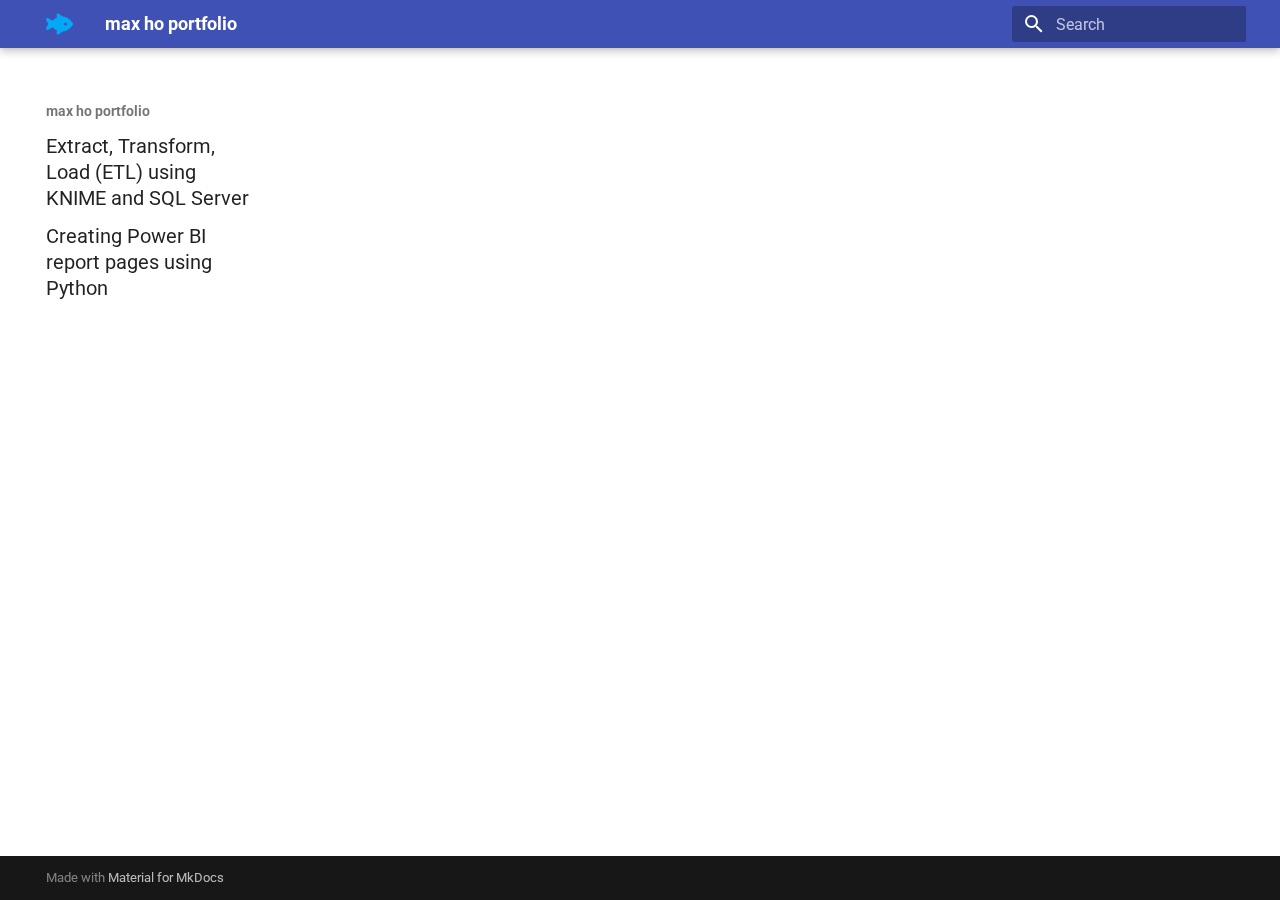
<file: index.html>
<!doctype html>
<html lang="en" class="no-js">
  <head>
    
      <meta charset="utf-8">
      <meta name="viewport" content="width=device-width,initial-scale=1">
      
      
      
        <link rel="canonical" href="https://sitename.example/">
      
      
      
      
      <link rel="icon" href="images/fish.svg">
      <meta name="generator" content="mkdocs-1.6.1, mkdocs-material-9.6.11">
    
    
      
        <title>max ho portfolio</title>
      
    
    
      <link rel="stylesheet" href="assets/stylesheets/main.4af4bdda.min.css">
      
      


    
    
      
    
    
      
        
        
        <link rel="preconnect" href="https://fonts.gstatic.com" crossorigin>
        <link rel="stylesheet" href="https://fonts.googleapis.com/css?family=Roboto:300,300i,400,400i,700,700i%7CRoboto+Mono:400,400i,700,700i&display=fallback">
        <style>:root{--md-text-font:"Roboto";--md-code-font:"Roboto Mono"}</style>
      
    
    
      <link rel="stylesheet" href="stylesheets/extra.css">
    
    <script>__md_scope=new URL(".",location),__md_hash=e=>[...e].reduce(((e,_)=>(e<<5)-e+_.charCodeAt(0)),0),__md_get=(e,_=localStorage,t=__md_scope)=>JSON.parse(_.getItem(t.pathname+"."+e)),__md_set=(e,_,t=localStorage,a=__md_scope)=>{try{t.setItem(a.pathname+"."+e,JSON.stringify(_))}catch(e){}}</script>
    
      

    
    
    
  </head>
  
  
    <body dir="ltr">
  
    
    <input class="md-toggle" data-md-toggle="drawer" type="checkbox" id="__drawer" autocomplete="off">
    <input class="md-toggle" data-md-toggle="search" type="checkbox" id="__search" autocomplete="off">
    <label class="md-overlay" for="__drawer"></label>
    <div data-md-component="skip">
      
        
        <a href="#_1" class="md-skip">
          Skip to content
        </a>
      
    </div>
    <div data-md-component="announce">
      
    </div>
    
    
      

  

<header class="md-header md-header--shadow" data-md-component="header">
  <nav class="md-header__inner md-grid" aria-label="Header">
    <a href="." title="max ho portfolio" class="md-header__button md-logo" aria-label="max ho portfolio" data-md-component="logo">
      
  <img src="images/fish.svg" alt="logo">

    </a>
    <label class="md-header__button md-icon" for="__drawer">
      
      <svg xmlns="http://www.w3.org/2000/svg" viewBox="0 0 24 24"><path d="M3 6h18v2H3zm0 5h18v2H3zm0 5h18v2H3z"/></svg>
    </label>
    <div class="md-header__title" data-md-component="header-title">
      <div class="md-header__ellipsis">
        <div class="md-header__topic">
          <span class="md-ellipsis">
            max ho portfolio
          </span>
        </div>
        <div class="md-header__topic" data-md-component="header-topic">
          <span class="md-ellipsis">
            
              Home
            
          </span>
        </div>
      </div>
    </div>
    
    
      <script>var palette=__md_get("__palette");if(palette&&palette.color){if("(prefers-color-scheme)"===palette.color.media){var media=matchMedia("(prefers-color-scheme: light)"),input=document.querySelector(media.matches?"[data-md-color-media='(prefers-color-scheme: light)']":"[data-md-color-media='(prefers-color-scheme: dark)']");palette.color.media=input.getAttribute("data-md-color-media"),palette.color.scheme=input.getAttribute("data-md-color-scheme"),palette.color.primary=input.getAttribute("data-md-color-primary"),palette.color.accent=input.getAttribute("data-md-color-accent")}for(var[key,value]of Object.entries(palette.color))document.body.setAttribute("data-md-color-"+key,value)}</script>
    
    
    
      
      
        <label class="md-header__button md-icon" for="__search">
          
          <svg xmlns="http://www.w3.org/2000/svg" viewBox="0 0 24 24"><path d="M9.5 3A6.5 6.5 0 0 1 16 9.5c0 1.61-.59 3.09-1.56 4.23l.27.27h.79l5 5-1.5 1.5-5-5v-.79l-.27-.27A6.52 6.52 0 0 1 9.5 16 6.5 6.5 0 0 1 3 9.5 6.5 6.5 0 0 1 9.5 3m0 2C7 5 5 7 5 9.5S7 14 9.5 14 14 12 14 9.5 12 5 9.5 5"/></svg>
        </label>
        <div class="md-search" data-md-component="search" role="dialog">
  <label class="md-search__overlay" for="__search"></label>
  <div class="md-search__inner" role="search">
    <form class="md-search__form" name="search">
      <input type="text" class="md-search__input" name="query" aria-label="Search" placeholder="Search" autocapitalize="off" autocorrect="off" autocomplete="off" spellcheck="false" data-md-component="search-query" required>
      <label class="md-search__icon md-icon" for="__search">
        
        <svg xmlns="http://www.w3.org/2000/svg" viewBox="0 0 24 24"><path d="M9.5 3A6.5 6.5 0 0 1 16 9.5c0 1.61-.59 3.09-1.56 4.23l.27.27h.79l5 5-1.5 1.5-5-5v-.79l-.27-.27A6.52 6.52 0 0 1 9.5 16 6.5 6.5 0 0 1 3 9.5 6.5 6.5 0 0 1 9.5 3m0 2C7 5 5 7 5 9.5S7 14 9.5 14 14 12 14 9.5 12 5 9.5 5"/></svg>
        
        <svg xmlns="http://www.w3.org/2000/svg" viewBox="0 0 24 24"><path d="M20 11v2H8l5.5 5.5-1.42 1.42L4.16 12l7.92-7.92L13.5 5.5 8 11z"/></svg>
      </label>
      <nav class="md-search__options" aria-label="Search">
        
        <button type="reset" class="md-search__icon md-icon" title="Clear" aria-label="Clear" tabindex="-1">
          
          <svg xmlns="http://www.w3.org/2000/svg" viewBox="0 0 24 24"><path d="M19 6.41 17.59 5 12 10.59 6.41 5 5 6.41 10.59 12 5 17.59 6.41 19 12 13.41 17.59 19 19 17.59 13.41 12z"/></svg>
        </button>
      </nav>
      
    </form>
    <div class="md-search__output">
      <div class="md-search__scrollwrap" tabindex="0" data-md-scrollfix>
        <div class="md-search-result" data-md-component="search-result">
          <div class="md-search-result__meta">
            Initializing search
          </div>
          <ol class="md-search-result__list" role="presentation"></ol>
        </div>
      </div>
    </div>
  </div>
</div>
      
    
    
  </nav>
  
</header>
    
    <div class="md-container" data-md-component="container">
      
      
        
          
        
      
      <main class="md-main" data-md-component="main">
        <div class="md-main__inner md-grid">
          
            
              
              <div class="md-sidebar md-sidebar--primary" data-md-component="sidebar" data-md-type="navigation" >
                <div class="md-sidebar__scrollwrap">
                  <div class="md-sidebar__inner">
                    



<nav class="md-nav md-nav--primary" aria-label="Navigation" data-md-level="0">
  <label class="md-nav__title" for="__drawer">
    <a href="." title="max ho portfolio" class="md-nav__button md-logo" aria-label="max ho portfolio" data-md-component="logo">
      
  <img src="images/fish.svg" alt="logo">

    </a>
    max ho portfolio
  </label>
  
  <ul class="md-nav__list" data-md-scrollfix>
    
      
      
  
  
  
  
    <li class="md-nav__item">
      <a href="knime_etl/" class="md-nav__link">
        
  
  
  <span class="md-ellipsis">
    Extract, Transform, Load (ETL) using KNIME and SQL Server
    
  </span>
  

      </a>
    </li>
  

    
      
      
  
  
  
  
    <li class="md-nav__item">
      <a href="power_bi_python/" class="md-nav__link">
        
  
  
  <span class="md-ellipsis">
    Creating Power BI report pages using Python
    
  </span>
  

      </a>
    </li>
  

    
  </ul>
</nav>
                  </div>
                </div>
              </div>
            
            
              
              <div class="md-sidebar md-sidebar--secondary" data-md-component="sidebar" data-md-type="toc" >
                <div class="md-sidebar__scrollwrap">
                  <div class="md-sidebar__inner">
                    

<nav class="md-nav md-nav--secondary" aria-label="Table of contents">
  
  
  
    
  
  
</nav>
                  </div>
                </div>
              </div>
            
          
          
            <div class="md-content" data-md-component="content">
              <article class="md-content__inner md-typeset">
                
                  



<h1 id="_1"></h1>












                
              </article>
            </div>
          
          
<script>var target=document.getElementById(location.hash.slice(1));target&&target.name&&(target.checked=target.name.startsWith("__tabbed_"))</script>
        </div>
        
      </main>
      
        <footer class="md-footer">
  
  <div class="md-footer-meta md-typeset">
    <div class="md-footer-meta__inner md-grid">
      <div class="md-copyright">
  
  
    Made with
    <a href="https://squidfunk.github.io/mkdocs-material/" target="_blank" rel="noopener">
      Material for MkDocs
    </a>
  
</div>
      
    </div>
  </div>
</footer>
      
    </div>
    <div class="md-dialog" data-md-component="dialog">
      <div class="md-dialog__inner md-typeset"></div>
    </div>
    
    
    
      
      <script id="__config" type="application/json">{"base": ".", "features": ["content.code.annotate"], "search": "assets/javascripts/workers/search.f8cc74c7.min.js", "tags": null, "translations": {"clipboard.copied": "Copied to clipboard", "clipboard.copy": "Copy to clipboard", "search.result.more.one": "1 more on this page", "search.result.more.other": "# more on this page", "search.result.none": "No matching documents", "search.result.one": "1 matching document", "search.result.other": "# matching documents", "search.result.placeholder": "Type to start searching", "search.result.term.missing": "Missing", "select.version": "Select version"}, "version": null}</script>
    
    
      <script src="assets/javascripts/bundle.c8b220af.min.js"></script>
      
    
  </body>
</html>
</file>
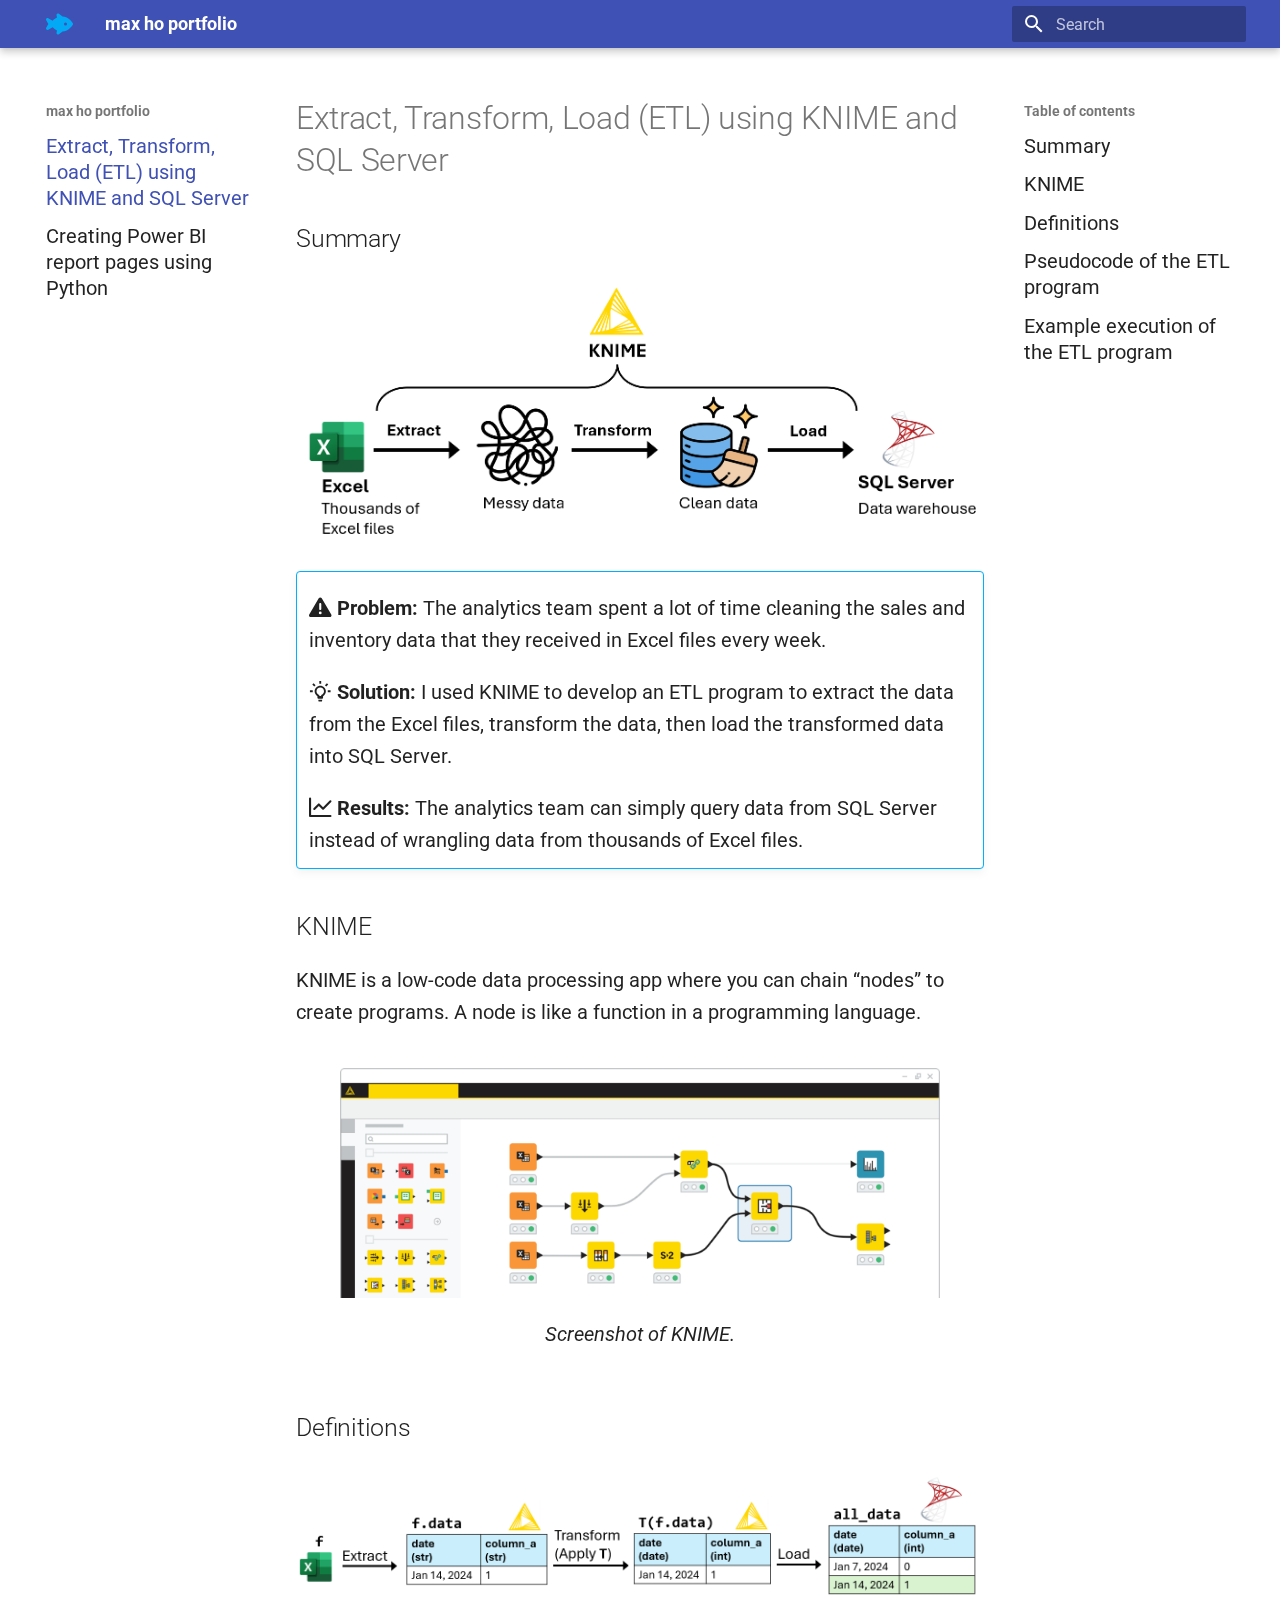
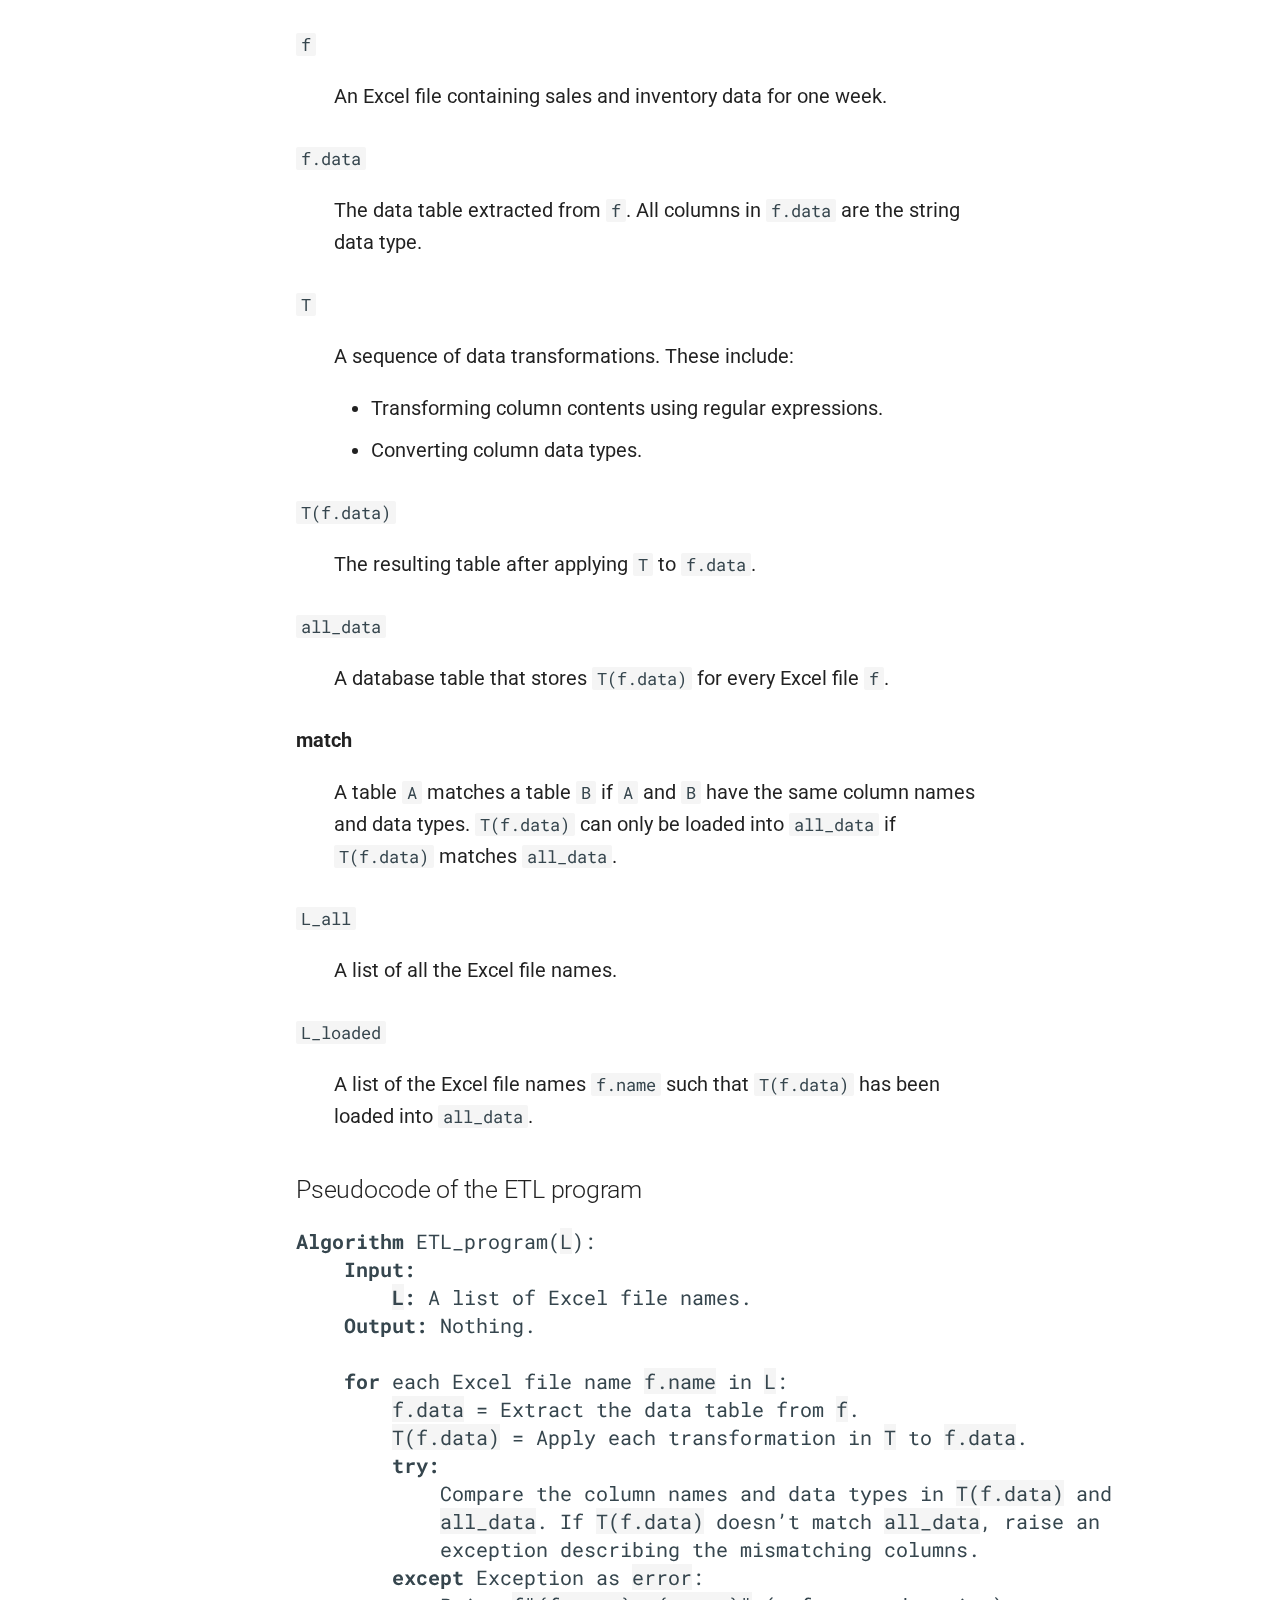
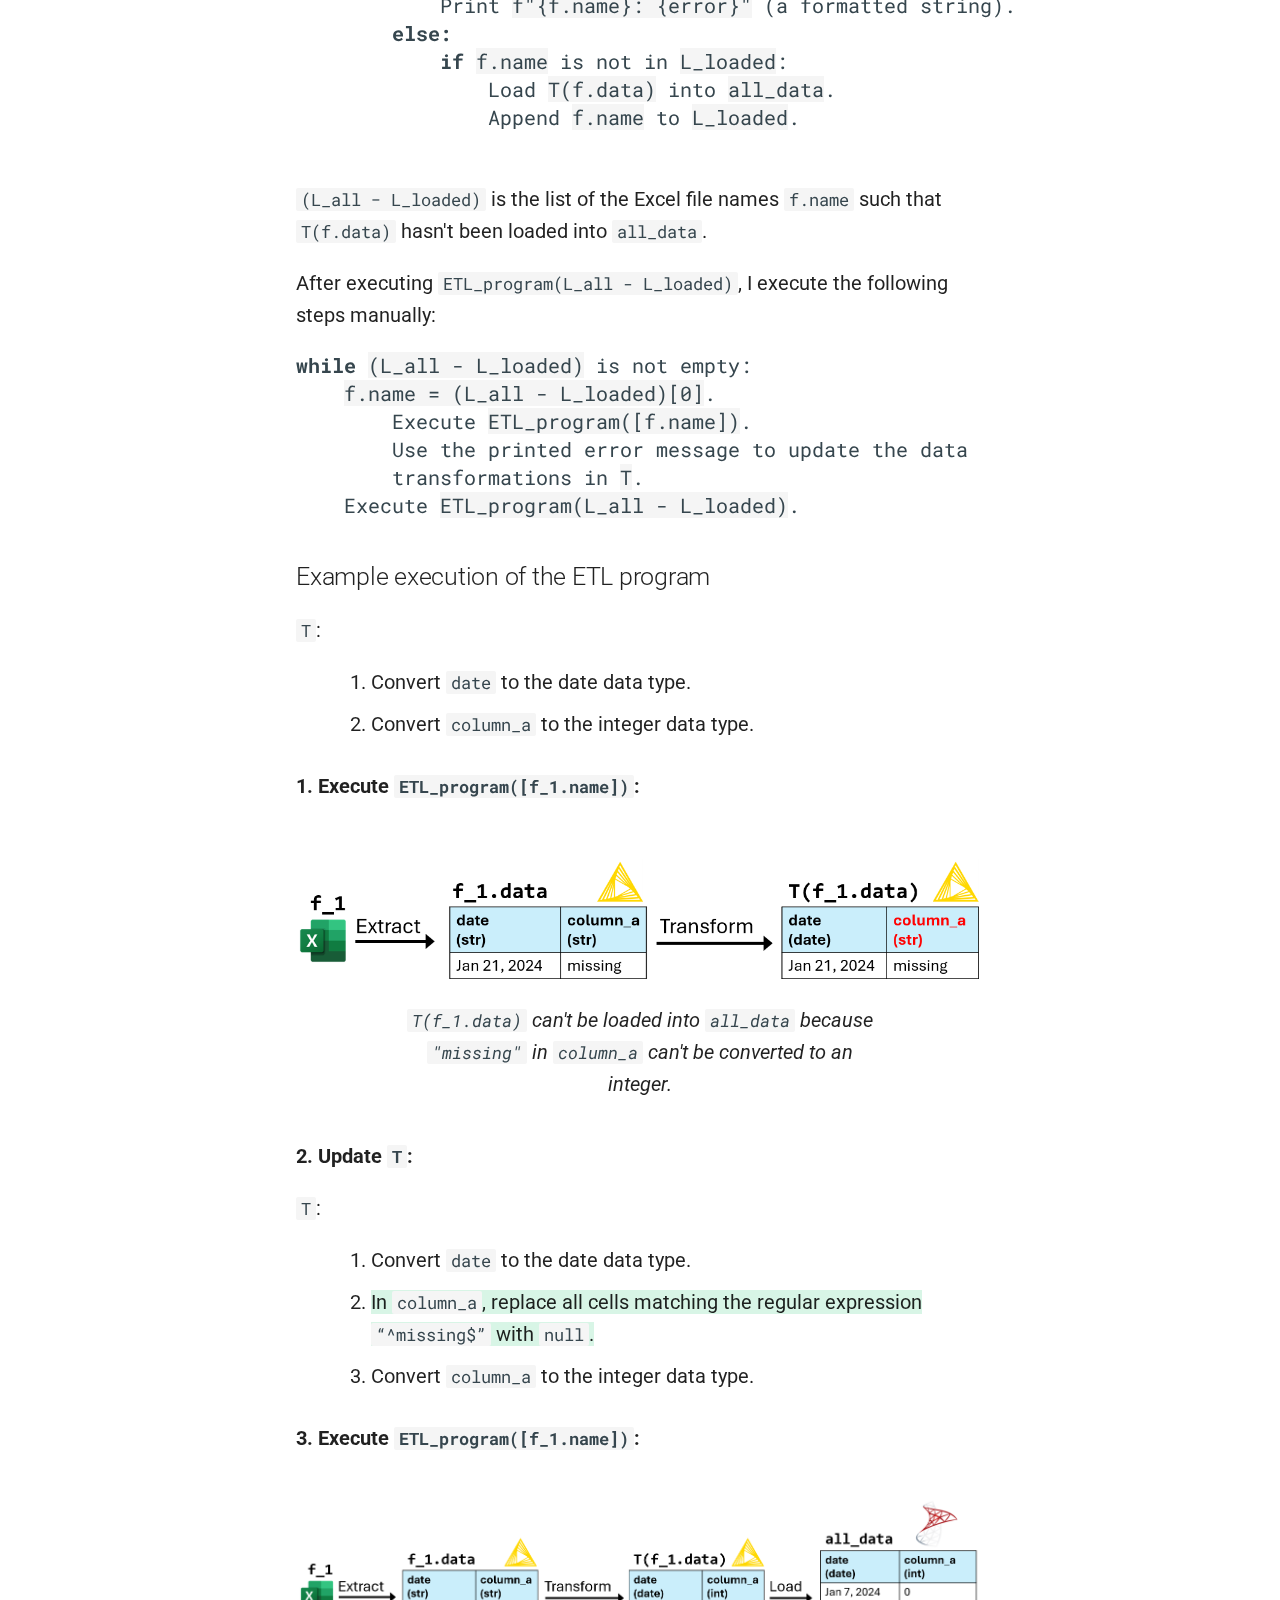
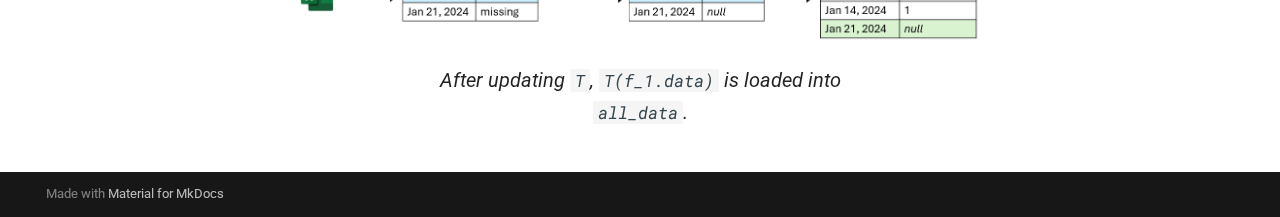
<file: knime_etl/index.html>
<!doctype html>
<html lang="en" class="no-js">
  <head>
    
      <meta charset="utf-8">
      <meta name="viewport" content="width=device-width,initial-scale=1">
      
      
      
        <link rel="canonical" href="https://sitename.example/knime_etl/">
      
      
      
        <link rel="next" href="../power_bi_python/">
      
      
      <link rel="icon" href="../images/fish.svg">
      <meta name="generator" content="mkdocs-1.6.1, mkdocs-material-9.6.11">
    
    
      
        <title>Extract, Transform, Load (ETL) using KNIME and SQL Server - max ho portfolio</title>
      
    
    
      <link rel="stylesheet" href="../assets/stylesheets/main.4af4bdda.min.css">
      
      


    
    
      
    
    
      
        
        
        <link rel="preconnect" href="https://fonts.gstatic.com" crossorigin>
        <link rel="stylesheet" href="https://fonts.googleapis.com/css?family=Roboto:300,300i,400,400i,700,700i%7CRoboto+Mono:400,400i,700,700i&display=fallback">
        <style>:root{--md-text-font:"Roboto";--md-code-font:"Roboto Mono"}</style>
      
    
    
      <link rel="stylesheet" href="../stylesheets/extra.css">
    
    <script>__md_scope=new URL("..",location),__md_hash=e=>[...e].reduce(((e,_)=>(e<<5)-e+_.charCodeAt(0)),0),__md_get=(e,_=localStorage,t=__md_scope)=>JSON.parse(_.getItem(t.pathname+"."+e)),__md_set=(e,_,t=localStorage,a=__md_scope)=>{try{t.setItem(a.pathname+"."+e,JSON.stringify(_))}catch(e){}}</script>
    
      

    
    
    
  </head>
  
  
    <body dir="ltr">
  
    
    <input class="md-toggle" data-md-toggle="drawer" type="checkbox" id="__drawer" autocomplete="off">
    <input class="md-toggle" data-md-toggle="search" type="checkbox" id="__search" autocomplete="off">
    <label class="md-overlay" for="__drawer"></label>
    <div data-md-component="skip">
      
        
        <a href="#extract-transform-load-etl-using-knime-and-sql-server" class="md-skip">
          Skip to content
        </a>
      
    </div>
    <div data-md-component="announce">
      
    </div>
    
    
      

  

<header class="md-header md-header--shadow" data-md-component="header">
  <nav class="md-header__inner md-grid" aria-label="Header">
    <a href=".." title="max ho portfolio" class="md-header__button md-logo" aria-label="max ho portfolio" data-md-component="logo">
      
  <img src="../images/fish.svg" alt="logo">

    </a>
    <label class="md-header__button md-icon" for="__drawer">
      
      <svg xmlns="http://www.w3.org/2000/svg" viewBox="0 0 24 24"><path d="M3 6h18v2H3zm0 5h18v2H3zm0 5h18v2H3z"/></svg>
    </label>
    <div class="md-header__title" data-md-component="header-title">
      <div class="md-header__ellipsis">
        <div class="md-header__topic">
          <span class="md-ellipsis">
            max ho portfolio
          </span>
        </div>
        <div class="md-header__topic" data-md-component="header-topic">
          <span class="md-ellipsis">
            
              Extract, Transform, Load (ETL) using KNIME and SQL Server
            
          </span>
        </div>
      </div>
    </div>
    
    
      <script>var palette=__md_get("__palette");if(palette&&palette.color){if("(prefers-color-scheme)"===palette.color.media){var media=matchMedia("(prefers-color-scheme: light)"),input=document.querySelector(media.matches?"[data-md-color-media='(prefers-color-scheme: light)']":"[data-md-color-media='(prefers-color-scheme: dark)']");palette.color.media=input.getAttribute("data-md-color-media"),palette.color.scheme=input.getAttribute("data-md-color-scheme"),palette.color.primary=input.getAttribute("data-md-color-primary"),palette.color.accent=input.getAttribute("data-md-color-accent")}for(var[key,value]of Object.entries(palette.color))document.body.setAttribute("data-md-color-"+key,value)}</script>
    
    
    
      
      
        <label class="md-header__button md-icon" for="__search">
          
          <svg xmlns="http://www.w3.org/2000/svg" viewBox="0 0 24 24"><path d="M9.5 3A6.5 6.5 0 0 1 16 9.5c0 1.61-.59 3.09-1.56 4.23l.27.27h.79l5 5-1.5 1.5-5-5v-.79l-.27-.27A6.52 6.52 0 0 1 9.5 16 6.5 6.5 0 0 1 3 9.5 6.5 6.5 0 0 1 9.5 3m0 2C7 5 5 7 5 9.5S7 14 9.5 14 14 12 14 9.5 12 5 9.5 5"/></svg>
        </label>
        <div class="md-search" data-md-component="search" role="dialog">
  <label class="md-search__overlay" for="__search"></label>
  <div class="md-search__inner" role="search">
    <form class="md-search__form" name="search">
      <input type="text" class="md-search__input" name="query" aria-label="Search" placeholder="Search" autocapitalize="off" autocorrect="off" autocomplete="off" spellcheck="false" data-md-component="search-query" required>
      <label class="md-search__icon md-icon" for="__search">
        
        <svg xmlns="http://www.w3.org/2000/svg" viewBox="0 0 24 24"><path d="M9.5 3A6.5 6.5 0 0 1 16 9.5c0 1.61-.59 3.09-1.56 4.23l.27.27h.79l5 5-1.5 1.5-5-5v-.79l-.27-.27A6.52 6.52 0 0 1 9.5 16 6.5 6.5 0 0 1 3 9.5 6.5 6.5 0 0 1 9.5 3m0 2C7 5 5 7 5 9.5S7 14 9.5 14 14 12 14 9.5 12 5 9.5 5"/></svg>
        
        <svg xmlns="http://www.w3.org/2000/svg" viewBox="0 0 24 24"><path d="M20 11v2H8l5.5 5.5-1.42 1.42L4.16 12l7.92-7.92L13.5 5.5 8 11z"/></svg>
      </label>
      <nav class="md-search__options" aria-label="Search">
        
        <button type="reset" class="md-search__icon md-icon" title="Clear" aria-label="Clear" tabindex="-1">
          
          <svg xmlns="http://www.w3.org/2000/svg" viewBox="0 0 24 24"><path d="M19 6.41 17.59 5 12 10.59 6.41 5 5 6.41 10.59 12 5 17.59 6.41 19 12 13.41 17.59 19 19 17.59 13.41 12z"/></svg>
        </button>
      </nav>
      
    </form>
    <div class="md-search__output">
      <div class="md-search__scrollwrap" tabindex="0" data-md-scrollfix>
        <div class="md-search-result" data-md-component="search-result">
          <div class="md-search-result__meta">
            Initializing search
          </div>
          <ol class="md-search-result__list" role="presentation"></ol>
        </div>
      </div>
    </div>
  </div>
</div>
      
    
    
  </nav>
  
</header>
    
    <div class="md-container" data-md-component="container">
      
      
        
          
        
      
      <main class="md-main" data-md-component="main">
        <div class="md-main__inner md-grid">
          
            
              
              <div class="md-sidebar md-sidebar--primary" data-md-component="sidebar" data-md-type="navigation" >
                <div class="md-sidebar__scrollwrap">
                  <div class="md-sidebar__inner">
                    



<nav class="md-nav md-nav--primary" aria-label="Navigation" data-md-level="0">
  <label class="md-nav__title" for="__drawer">
    <a href=".." title="max ho portfolio" class="md-nav__button md-logo" aria-label="max ho portfolio" data-md-component="logo">
      
  <img src="../images/fish.svg" alt="logo">

    </a>
    max ho portfolio
  </label>
  
  <ul class="md-nav__list" data-md-scrollfix>
    
      
      
  
  
    
  
  
  
    <li class="md-nav__item md-nav__item--active">
      
      <input class="md-nav__toggle md-toggle" type="checkbox" id="__toc">
      
      
        
      
      
        <label class="md-nav__link md-nav__link--active" for="__toc">
          
  
  
  <span class="md-ellipsis">
    Extract, Transform, Load (ETL) using KNIME and SQL Server
    
  </span>
  

          <span class="md-nav__icon md-icon"></span>
        </label>
      
      <a href="./" class="md-nav__link md-nav__link--active">
        
  
  
  <span class="md-ellipsis">
    Extract, Transform, Load (ETL) using KNIME and SQL Server
    
  </span>
  

      </a>
      
        

<nav class="md-nav md-nav--secondary" aria-label="Table of contents">
  
  
  
    
  
  
    <label class="md-nav__title" for="__toc">
      <span class="md-nav__icon md-icon"></span>
      Table of contents
    </label>
    <ul class="md-nav__list" data-md-component="toc" data-md-scrollfix>
      
        <li class="md-nav__item">
  <a href="#summary" class="md-nav__link">
    <span class="md-ellipsis">
      Summary
    </span>
  </a>
  
</li>
      
        <li class="md-nav__item">
  <a href="#knime" class="md-nav__link">
    <span class="md-ellipsis">
      KNIME
    </span>
  </a>
  
</li>
      
        <li class="md-nav__item">
  <a href="#definitions" class="md-nav__link">
    <span class="md-ellipsis">
      Definitions
    </span>
  </a>
  
</li>
      
        <li class="md-nav__item">
  <a href="#pseudocode-of-the-etl-program" class="md-nav__link">
    <span class="md-ellipsis">
      Pseudocode of the ETL program
    </span>
  </a>
  
</li>
      
        <li class="md-nav__item">
  <a href="#example-execution-of-the-etl-program" class="md-nav__link">
    <span class="md-ellipsis">
      Example execution of the ETL program
    </span>
  </a>
  
</li>
      
    </ul>
  
</nav>
      
    </li>
  

    
      
      
  
  
  
  
    <li class="md-nav__item">
      <a href="../power_bi_python/" class="md-nav__link">
        
  
  
  <span class="md-ellipsis">
    Creating Power BI report pages using Python
    
  </span>
  

      </a>
    </li>
  

    
  </ul>
</nav>
                  </div>
                </div>
              </div>
            
            
              
              <div class="md-sidebar md-sidebar--secondary" data-md-component="sidebar" data-md-type="toc" >
                <div class="md-sidebar__scrollwrap">
                  <div class="md-sidebar__inner">
                    

<nav class="md-nav md-nav--secondary" aria-label="Table of contents">
  
  
  
    
  
  
    <label class="md-nav__title" for="__toc">
      <span class="md-nav__icon md-icon"></span>
      Table of contents
    </label>
    <ul class="md-nav__list" data-md-component="toc" data-md-scrollfix>
      
        <li class="md-nav__item">
  <a href="#summary" class="md-nav__link">
    <span class="md-ellipsis">
      Summary
    </span>
  </a>
  
</li>
      
        <li class="md-nav__item">
  <a href="#knime" class="md-nav__link">
    <span class="md-ellipsis">
      KNIME
    </span>
  </a>
  
</li>
      
        <li class="md-nav__item">
  <a href="#definitions" class="md-nav__link">
    <span class="md-ellipsis">
      Definitions
    </span>
  </a>
  
</li>
      
        <li class="md-nav__item">
  <a href="#pseudocode-of-the-etl-program" class="md-nav__link">
    <span class="md-ellipsis">
      Pseudocode of the ETL program
    </span>
  </a>
  
</li>
      
        <li class="md-nav__item">
  <a href="#example-execution-of-the-etl-program" class="md-nav__link">
    <span class="md-ellipsis">
      Example execution of the ETL program
    </span>
  </a>
  
</li>
      
    </ul>
  
</nav>
                  </div>
                </div>
              </div>
            
          
          
            <div class="md-content" data-md-component="content">
              <article class="md-content__inner md-typeset">
                
                  



<h1 id="extract-transform-load-etl-using-knime-and-sql-server">Extract, Transform, Load (ETL) using KNIME and SQL Server</h1>
<h2 id="summary">Summary</h2>
<p><img alt="" src="../images/project_1_diagram.png" width="1000" /></p>
<div class="admonition abstract">
<p><span class="twemoji"><svg xmlns="http://www.w3.org/2000/svg" viewBox="0 0 512 512"><!--! Font Awesome Free 6.7.2 by @fontawesome - https://fontawesome.com License - https://fontawesome.com/license/free (Icons: CC BY 4.0, Fonts: SIL OFL 1.1, Code: MIT License) Copyright 2024 Fonticons, Inc.--><path d="M256 32c14.2 0 27.3 7.5 34.5 19.8l216 368c7.3 12.4 7.3 27.7.2 40.1S486.3 480 472 480H40c-14.3 0-27.6-7.7-34.7-20.1s-7-27.8.2-40.1l216-368C228.7 39.5 241.8 32 256 32m0 128c-13.3 0-24 10.7-24 24v112c0 13.3 10.7 24 24 24s24-10.7 24-24V184c0-13.3-10.7-24-24-24m32 224a32 32 0 1 0-64 0 32 32 0 1 0 64 0"/></svg></span> <strong>Problem:</strong> The analytics team spent a lot of time cleaning the sales and inventory data that they received in Excel files every week. </p>
<p><span class="twemoji"><svg xmlns="http://www.w3.org/2000/svg" viewBox="0 0 24 24"><path d="M1 11h3v2H1zm18.1-7.5L17 5.6 18.4 7l2.1-2.1zM11 1h2v3h-2zM4.9 3.5 3.5 4.9 5.6 7 7 5.6zM10 22c0 .6.4 1 1 1h2c.6 0 1-.4 1-1v-1h-4zm2-16c-3.3 0-6 2.7-6 6 0 2.2 1.2 4.2 3 5.2V19c0 .6.4 1 1 1h4c.6 0 1-.4 1-1v-1.8c1.8-1 3-3 3-5.2 0-3.3-2.7-6-6-6m1 9.9V17h-2v-1.1c-1.7-.4-3-2-3-3.9 0-2.2 1.8-4 4-4s4 1.8 4 4c0 1.9-1.3 3.4-3 3.9m7-4.9h3v2h-3z"/></svg></span> <strong>Solution:</strong> I used KNIME to develop an ETL program to extract the data from the Excel files, transform the data, then load the transformed data into SQL Server.</p>
<p><span class="twemoji"><svg xmlns="http://www.w3.org/2000/svg" viewBox="0 0 16 16"><path d="M1.5 1.75V13.5h13.75a.75.75 0 0 1 0 1.5H.75a.75.75 0 0 1-.75-.75V1.75a.75.75 0 0 1 1.5 0m14.28 2.53-5.25 5.25a.75.75 0 0 1-1.06 0L7 7.06 4.28 9.78a.75.75 0 0 1-1.042-.018.75.75 0 0 1-.018-1.042l3.25-3.25a.75.75 0 0 1 1.06 0L10 7.94l4.72-4.72a.75.75 0 0 1 1.042.018.75.75 0 0 1 .018 1.042"/></svg></span> <strong>Results:</strong> The analytics team can simply query data from SQL Server instead of wrangling data from thousands of Excel files. </p>
</div>
<h2 id="knime">KNIME</h2>
<p>KNIME is a low-code data processing app where you can chain “nodes” to create programs. A node is like a function in a programming language. </p>
<figure>
<p><img alt="" src="../images/knime_screenshot.png" width="600" /></p>
<figcaption>
<p>Screenshot of KNIME.</p>
</figcaption>
</figure>
<h2 id="definitions">Definitions</h2>
<p><img alt="" src="../images/definitions.png" width="1000" /></p>
<dl>
<dt><code>f</code></dt>
<dd>An Excel file containing sales and inventory data for one week. </dd>
<dt><code>f.data</code></dt>
<dd>The data table extracted from <code>f</code>. All columns in <code>f.data</code> are the string data type. </dd>
<dt><code>T</code></dt>
<dd>
<p>A sequence of data transformations. These include:  </p>
<ul>
<li>Transforming column contents using regular expressions.  </li>
<li>Converting column data types.  </li>
</ul>
</dd>
<dt><code>T(f.data)</code></dt>
<dd>The resulting table after applying <code>T</code> to <code>f.data</code>. </dd>
<dt><code>all_data</code></dt>
<dd>A database table that stores <code>T(f.data)</code> for every Excel file <code>f</code>.</dd>
<dt><strong>match</strong></dt>
<dd>A table <code>A</code> matches a table <code>B</code> if <code>A</code> and <code>B</code> have the same column names and data types.
<code>T(f.data)</code> can only be loaded into <code>all_data</code> if <code>T(f.data)</code> matches <code>all_data</code>.</dd>
<dt><code>L_all</code></dt>
<dd>A list of all the Excel file names.</dd>
<dt><code>L_loaded</code></dt>
<dd>A list of the Excel file names <code>f.name</code> such that <code>T(f.data)</code> has been loaded into <code>all_data</code>. </dd>
</dl>
<h2 id="pseudocode-of-the-etl-program">Pseudocode of the ETL program</h2>
<style>
.code {
    background-color: #f5f5f5; 
}
</style>

<pre>
<b>Algorithm</b> ETL_program(<span class="code">L</span>):  
    <b>Input:</b>   
        <b><span class="code">L</span>:</b> A list of Excel file names.
    <b>Output:</b> Nothing. 

    <b>for</b> each Excel file name <span class="code">f.name</span> in <span class="code">L</span>:
        <span class="code">f.data</span> = Extract the data table from <span class="code">f</span>.  
        <span class="code">T(f.data)</span> = Apply each transformation in <span class="code">T</span> to <span class="code">f.data</span>. 
        <b>try:</b>
            Compare the column names and data types in <span class="code">T(f.data)</span> and 
            <span class="code">all_data</span>. If <span class="code">T(f.data)</span> doesn’t match <span class="code">all_data</span>, raise an 
            exception describing the mismatching columns.
        <b>except</b> Exception as <span class="code">error</span>:
            Print <span class="code">f"{f.name}: {error}"</span> (a formatted string).   
        <b>else:</b>
            <b>if</b> <span class="code">f.name</span> is not in <span class="code">L_loaded</span>: 
                Load <span class="code">T(f.data)</span> into <span class="code">all_data</span>.
                Append <span class="code">f.name</span> to <span class="code">L_loaded</span>.   
</pre>
<p><br>
<code>(L_all − L_loaded)</code> is the list of the Excel file names <code>f.name</code> such that <code>T(f.data)</code> hasn't been 
loaded into <code>all_data</code>. </p>
<p>After executing <code>ETL_program(L_all - L_loaded)</code>, I execute the following steps manually:</p>
<pre>
<b>while</b> <span class="code">(L_all - L_loaded)</span> is not empty:
    <span class="code">f.name = (L_all - L_loaded)[0]</span>.
        Execute <span class="code">ETL_program([f.name])</span>. 
        Use the printed error message to update the data 
        transformations in <span class="code">T</span>.
    Execute <span class="code">ETL_program(L_all - L_loaded)</span>. 
</pre>

<h2 id="example-execution-of-the-etl-program">Example execution of the ETL program</h2>
<dl>
<dt><code>T</code>:</dt>
<dd>
<ol>
<li>Convert <code>date</code> to the date data type.    </li>
<li>Convert <code>column_a</code> to the integer data type.   </li>
</ol>
</dd>
</dl>
<p><strong>1. Execute <code>ETL_program([f_1.name])</code>:</strong>  </p>
<figure>
<p><img alt="" src="../images/etl_program_1.png" width="800" /></p>
<figcaption>
<p><code>T(f_1.data)</code> can't be loaded into <code>all_data</code> because <code>"missing"</code> in <code>column_a</code> can't be converted to an integer. </p>
</figcaption>
</figure>
<p><strong>2. Update <code>T</code>:</strong>  </p>
<dl>
<dt><code>T</code>:</dt>
<dd>
<ol>
<li>Convert <code>date</code> to the date data type.    </li>
<li><span style="background-color:#d8f5e6">In <code>column_a</code>, replace all cells matching the regular expression <code>“^missing$”</code> with <code>null</code>.</span></li>
<li>Convert <code>column_a</code> to the integer data type.</li>
</ol>
</dd>
</dl>
<p><strong>3. Execute <code>ETL_program([f_1.name])</code>:</strong>    </p>
<figure>
<p><img alt="" src="../images/etl_program_2.png" width="1000" /></p>
<figcaption>
<p>After updating <code>T</code>, <code>T(f_1.data)</code> is loaded into <code>all_data</code>.</p>
</figcaption>
</figure>












                
              </article>
            </div>
          
          
<script>var target=document.getElementById(location.hash.slice(1));target&&target.name&&(target.checked=target.name.startsWith("__tabbed_"))</script>
        </div>
        
      </main>
      
        <footer class="md-footer">
  
  <div class="md-footer-meta md-typeset">
    <div class="md-footer-meta__inner md-grid">
      <div class="md-copyright">
  
  
    Made with
    <a href="https://squidfunk.github.io/mkdocs-material/" target="_blank" rel="noopener">
      Material for MkDocs
    </a>
  
</div>
      
    </div>
  </div>
</footer>
      
    </div>
    <div class="md-dialog" data-md-component="dialog">
      <div class="md-dialog__inner md-typeset"></div>
    </div>
    
    
    
      
      <script id="__config" type="application/json">{"base": "..", "features": ["content.code.annotate"], "search": "../assets/javascripts/workers/search.f8cc74c7.min.js", "tags": null, "translations": {"clipboard.copied": "Copied to clipboard", "clipboard.copy": "Copy to clipboard", "search.result.more.one": "1 more on this page", "search.result.more.other": "# more on this page", "search.result.none": "No matching documents", "search.result.one": "1 matching document", "search.result.other": "# matching documents", "search.result.placeholder": "Type to start searching", "search.result.term.missing": "Missing", "select.version": "Select version"}, "version": null}</script>
    
    
      <script src="../assets/javascripts/bundle.c8b220af.min.js"></script>
      
    
  </body>
</html>
</file>
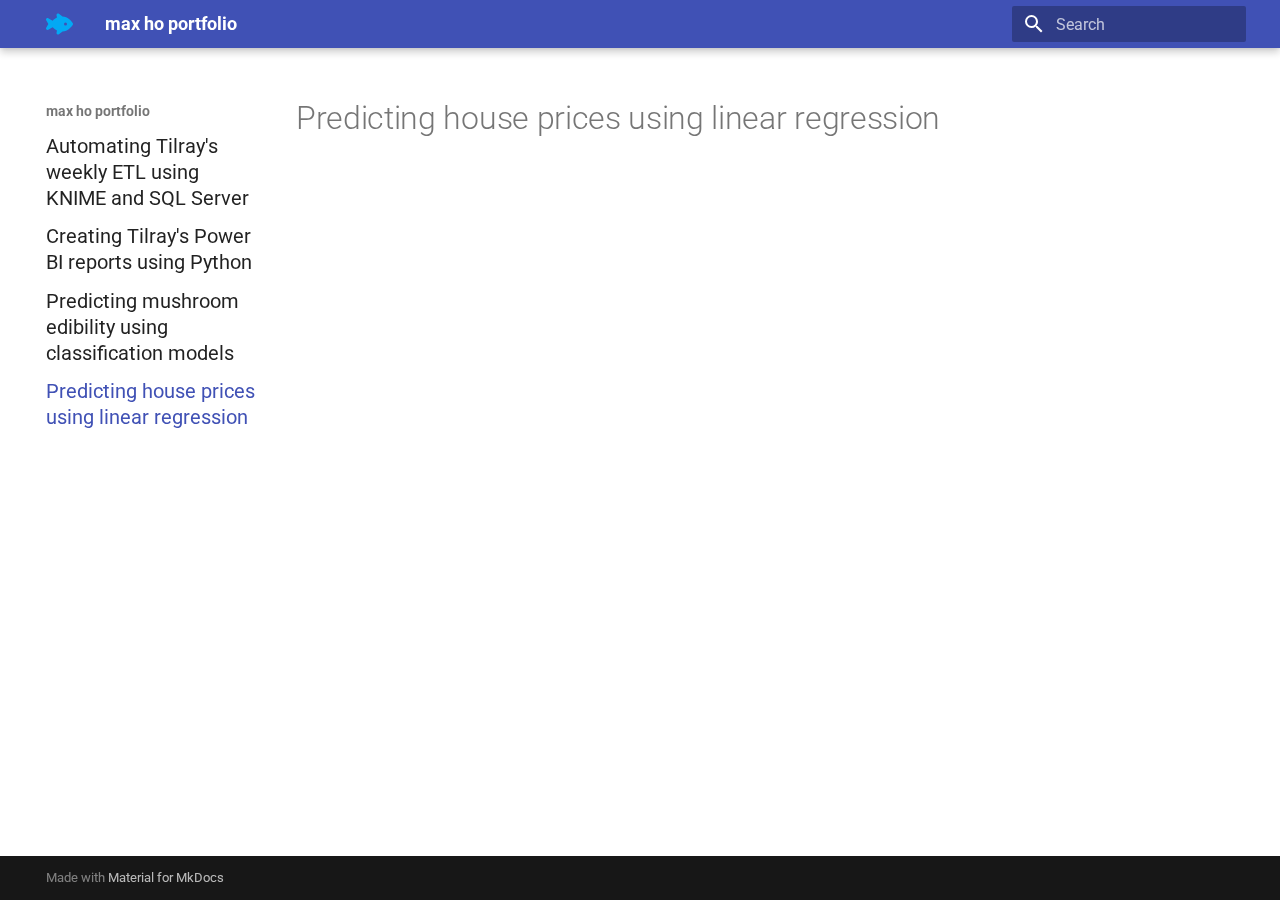
<file: linear_regression_house_prices/index.html>
<!doctype html>
<html lang="en" class="no-js">
  <head>
    
      <meta charset="utf-8">
      <meta name="viewport" content="width=device-width,initial-scale=1">
      
      
      
        <link rel="canonical" href="https://sitename.example/linear_regression_house_prices/">
      
      
        <link rel="prev" href="../classification_mushroom_edibility/">
      
      
      
      <link rel="icon" href="../images/fish.svg">
      <meta name="generator" content="mkdocs-1.6.1, mkdocs-material-9.6.16">
    
    
      
        <title>Predicting house prices using linear regression - max ho portfolio</title>
      
    
    
      <link rel="stylesheet" href="../assets/stylesheets/main.7e37652d.min.css">
      
      


    
    
      
    
    
      
        
        
        <link rel="preconnect" href="https://fonts.gstatic.com" crossorigin>
        <link rel="stylesheet" href="https://fonts.googleapis.com/css?family=Roboto:300,300i,400,400i,700,700i%7CRoboto+Mono:400,400i,700,700i&display=fallback">
        <style>:root{--md-text-font:"Roboto";--md-code-font:"Roboto Mono"}</style>
      
    
    
      <link rel="stylesheet" href="../stylesheets/extra.css">
    
    <script>__md_scope=new URL("..",location),__md_hash=e=>[...e].reduce(((e,_)=>(e<<5)-e+_.charCodeAt(0)),0),__md_get=(e,_=localStorage,t=__md_scope)=>JSON.parse(_.getItem(t.pathname+"."+e)),__md_set=(e,_,t=localStorage,a=__md_scope)=>{try{t.setItem(a.pathname+"."+e,JSON.stringify(_))}catch(e){}}</script>
    
      

    
    
    
  </head>
  
  
    <body dir="ltr">
  
    
    <input class="md-toggle" data-md-toggle="drawer" type="checkbox" id="__drawer" autocomplete="off">
    <input class="md-toggle" data-md-toggle="search" type="checkbox" id="__search" autocomplete="off">
    <label class="md-overlay" for="__drawer"></label>
    <div data-md-component="skip">
      
        
        <a href="#predicting-house-prices-using-linear-regression" class="md-skip">
          Skip to content
        </a>
      
    </div>
    <div data-md-component="announce">
      
    </div>
    
    
      

  

<header class="md-header md-header--shadow" data-md-component="header">
  <nav class="md-header__inner md-grid" aria-label="Header">
    <a href=".." title="max ho portfolio" class="md-header__button md-logo" aria-label="max ho portfolio" data-md-component="logo">
      
  <img src="../images/fish.svg" alt="logo">

    </a>
    <label class="md-header__button md-icon" for="__drawer">
      
      <svg xmlns="http://www.w3.org/2000/svg" viewBox="0 0 24 24"><path d="M3 6h18v2H3zm0 5h18v2H3zm0 5h18v2H3z"/></svg>
    </label>
    <div class="md-header__title" data-md-component="header-title">
      <div class="md-header__ellipsis">
        <div class="md-header__topic">
          <span class="md-ellipsis">
            max ho portfolio
          </span>
        </div>
        <div class="md-header__topic" data-md-component="header-topic">
          <span class="md-ellipsis">
            
              Predicting house prices using linear regression
            
          </span>
        </div>
      </div>
    </div>
    
    
      <script>var palette=__md_get("__palette");if(palette&&palette.color){if("(prefers-color-scheme)"===palette.color.media){var media=matchMedia("(prefers-color-scheme: light)"),input=document.querySelector(media.matches?"[data-md-color-media='(prefers-color-scheme: light)']":"[data-md-color-media='(prefers-color-scheme: dark)']");palette.color.media=input.getAttribute("data-md-color-media"),palette.color.scheme=input.getAttribute("data-md-color-scheme"),palette.color.primary=input.getAttribute("data-md-color-primary"),palette.color.accent=input.getAttribute("data-md-color-accent")}for(var[key,value]of Object.entries(palette.color))document.body.setAttribute("data-md-color-"+key,value)}</script>
    
    
    
      
      
        <label class="md-header__button md-icon" for="__search">
          
          <svg xmlns="http://www.w3.org/2000/svg" viewBox="0 0 24 24"><path d="M9.5 3A6.5 6.5 0 0 1 16 9.5c0 1.61-.59 3.09-1.56 4.23l.27.27h.79l5 5-1.5 1.5-5-5v-.79l-.27-.27A6.52 6.52 0 0 1 9.5 16 6.5 6.5 0 0 1 3 9.5 6.5 6.5 0 0 1 9.5 3m0 2C7 5 5 7 5 9.5S7 14 9.5 14 14 12 14 9.5 12 5 9.5 5"/></svg>
        </label>
        <div class="md-search" data-md-component="search" role="dialog">
  <label class="md-search__overlay" for="__search"></label>
  <div class="md-search__inner" role="search">
    <form class="md-search__form" name="search">
      <input type="text" class="md-search__input" name="query" aria-label="Search" placeholder="Search" autocapitalize="off" autocorrect="off" autocomplete="off" spellcheck="false" data-md-component="search-query" required>
      <label class="md-search__icon md-icon" for="__search">
        
        <svg xmlns="http://www.w3.org/2000/svg" viewBox="0 0 24 24"><path d="M9.5 3A6.5 6.5 0 0 1 16 9.5c0 1.61-.59 3.09-1.56 4.23l.27.27h.79l5 5-1.5 1.5-5-5v-.79l-.27-.27A6.52 6.52 0 0 1 9.5 16 6.5 6.5 0 0 1 3 9.5 6.5 6.5 0 0 1 9.5 3m0 2C7 5 5 7 5 9.5S7 14 9.5 14 14 12 14 9.5 12 5 9.5 5"/></svg>
        
        <svg xmlns="http://www.w3.org/2000/svg" viewBox="0 0 24 24"><path d="M20 11v2H8l5.5 5.5-1.42 1.42L4.16 12l7.92-7.92L13.5 5.5 8 11z"/></svg>
      </label>
      <nav class="md-search__options" aria-label="Search">
        
        <button type="reset" class="md-search__icon md-icon" title="Clear" aria-label="Clear" tabindex="-1">
          
          <svg xmlns="http://www.w3.org/2000/svg" viewBox="0 0 24 24"><path d="M19 6.41 17.59 5 12 10.59 6.41 5 5 6.41 10.59 12 5 17.59 6.41 19 12 13.41 17.59 19 19 17.59 13.41 12z"/></svg>
        </button>
      </nav>
      
    </form>
    <div class="md-search__output">
      <div class="md-search__scrollwrap" tabindex="0" data-md-scrollfix>
        <div class="md-search-result" data-md-component="search-result">
          <div class="md-search-result__meta">
            Initializing search
          </div>
          <ol class="md-search-result__list" role="presentation"></ol>
        </div>
      </div>
    </div>
  </div>
</div>
      
    
    
  </nav>
  
</header>
    
    <div class="md-container" data-md-component="container">
      
      
        
          
        
      
      <main class="md-main" data-md-component="main">
        <div class="md-main__inner md-grid">
          
            
              
              <div class="md-sidebar md-sidebar--primary" data-md-component="sidebar" data-md-type="navigation" >
                <div class="md-sidebar__scrollwrap">
                  <div class="md-sidebar__inner">
                    



<nav class="md-nav md-nav--primary" aria-label="Navigation" data-md-level="0">
  <label class="md-nav__title" for="__drawer">
    <a href=".." title="max ho portfolio" class="md-nav__button md-logo" aria-label="max ho portfolio" data-md-component="logo">
      
  <img src="../images/fish.svg" alt="logo">

    </a>
    max ho portfolio
  </label>
  
  <ul class="md-nav__list" data-md-scrollfix>
    
      
      
  
  
  
  
    <li class="md-nav__item">
      <a href="../knime_etl/" class="md-nav__link">
        
  
  
  <span class="md-ellipsis">
    Automating Tilray's weekly ETL using KNIME and SQL Server
    
  </span>
  

      </a>
    </li>
  

    
      
      
  
  
  
  
    <li class="md-nav__item">
      <a href="../power_bi_python/" class="md-nav__link">
        
  
  
  <span class="md-ellipsis">
    Creating Tilray's Power BI reports using Python
    
  </span>
  

      </a>
    </li>
  

    
      
      
  
  
  
  
    <li class="md-nav__item">
      <a href="../classification_mushroom_edibility/" class="md-nav__link">
        
  
  
  <span class="md-ellipsis">
    Predicting mushroom edibility using classification models
    
  </span>
  

      </a>
    </li>
  

    
      
      
  
  
    
  
  
  
    <li class="md-nav__item md-nav__item--active">
      
      <input class="md-nav__toggle md-toggle" type="checkbox" id="__toc">
      
      
        
      
      
      <a href="./" class="md-nav__link md-nav__link--active">
        
  
  
  <span class="md-ellipsis">
    Predicting house prices using linear regression
    
  </span>
  

      </a>
      
    </li>
  

    
  </ul>
</nav>
                  </div>
                </div>
              </div>
            
            
              
              <div class="md-sidebar md-sidebar--secondary" data-md-component="sidebar" data-md-type="toc" >
                <div class="md-sidebar__scrollwrap">
                  <div class="md-sidebar__inner">
                    

<nav class="md-nav md-nav--secondary" aria-label="Table of contents">
  
  
  
    
  
  
</nav>
                  </div>
                </div>
              </div>
            
          
          
            <div class="md-content" data-md-component="content">
              <article class="md-content__inner md-typeset">
                
                  



<h1 id="predicting-house-prices-using-linear-regression">Predicting house prices using linear regression</h1>












                
              </article>
            </div>
          
          
<script>var target=document.getElementById(location.hash.slice(1));target&&target.name&&(target.checked=target.name.startsWith("__tabbed_"))</script>
        </div>
        
      </main>
      
        <footer class="md-footer">
  
  <div class="md-footer-meta md-typeset">
    <div class="md-footer-meta__inner md-grid">
      <div class="md-copyright">
  
  
    Made with
    <a href="https://squidfunk.github.io/mkdocs-material/" target="_blank" rel="noopener">
      Material for MkDocs
    </a>
  
</div>
      
    </div>
  </div>
</footer>
      
    </div>
    <div class="md-dialog" data-md-component="dialog">
      <div class="md-dialog__inner md-typeset"></div>
    </div>
    
    
    
      
      <script id="__config" type="application/json">{"base": "..", "features": ["content.code.annotate"], "search": "../assets/javascripts/workers/search.d50fe291.min.js", "tags": null, "translations": {"clipboard.copied": "Copied to clipboard", "clipboard.copy": "Copy to clipboard", "search.result.more.one": "1 more on this page", "search.result.more.other": "# more on this page", "search.result.none": "No matching documents", "search.result.one": "1 matching document", "search.result.other": "# matching documents", "search.result.placeholder": "Type to start searching", "search.result.term.missing": "Missing", "select.version": "Select version"}, "version": null}</script>
    
    
      <script src="../assets/javascripts/bundle.50899def.min.js"></script>
      
    
  </body>
</html>
</file>
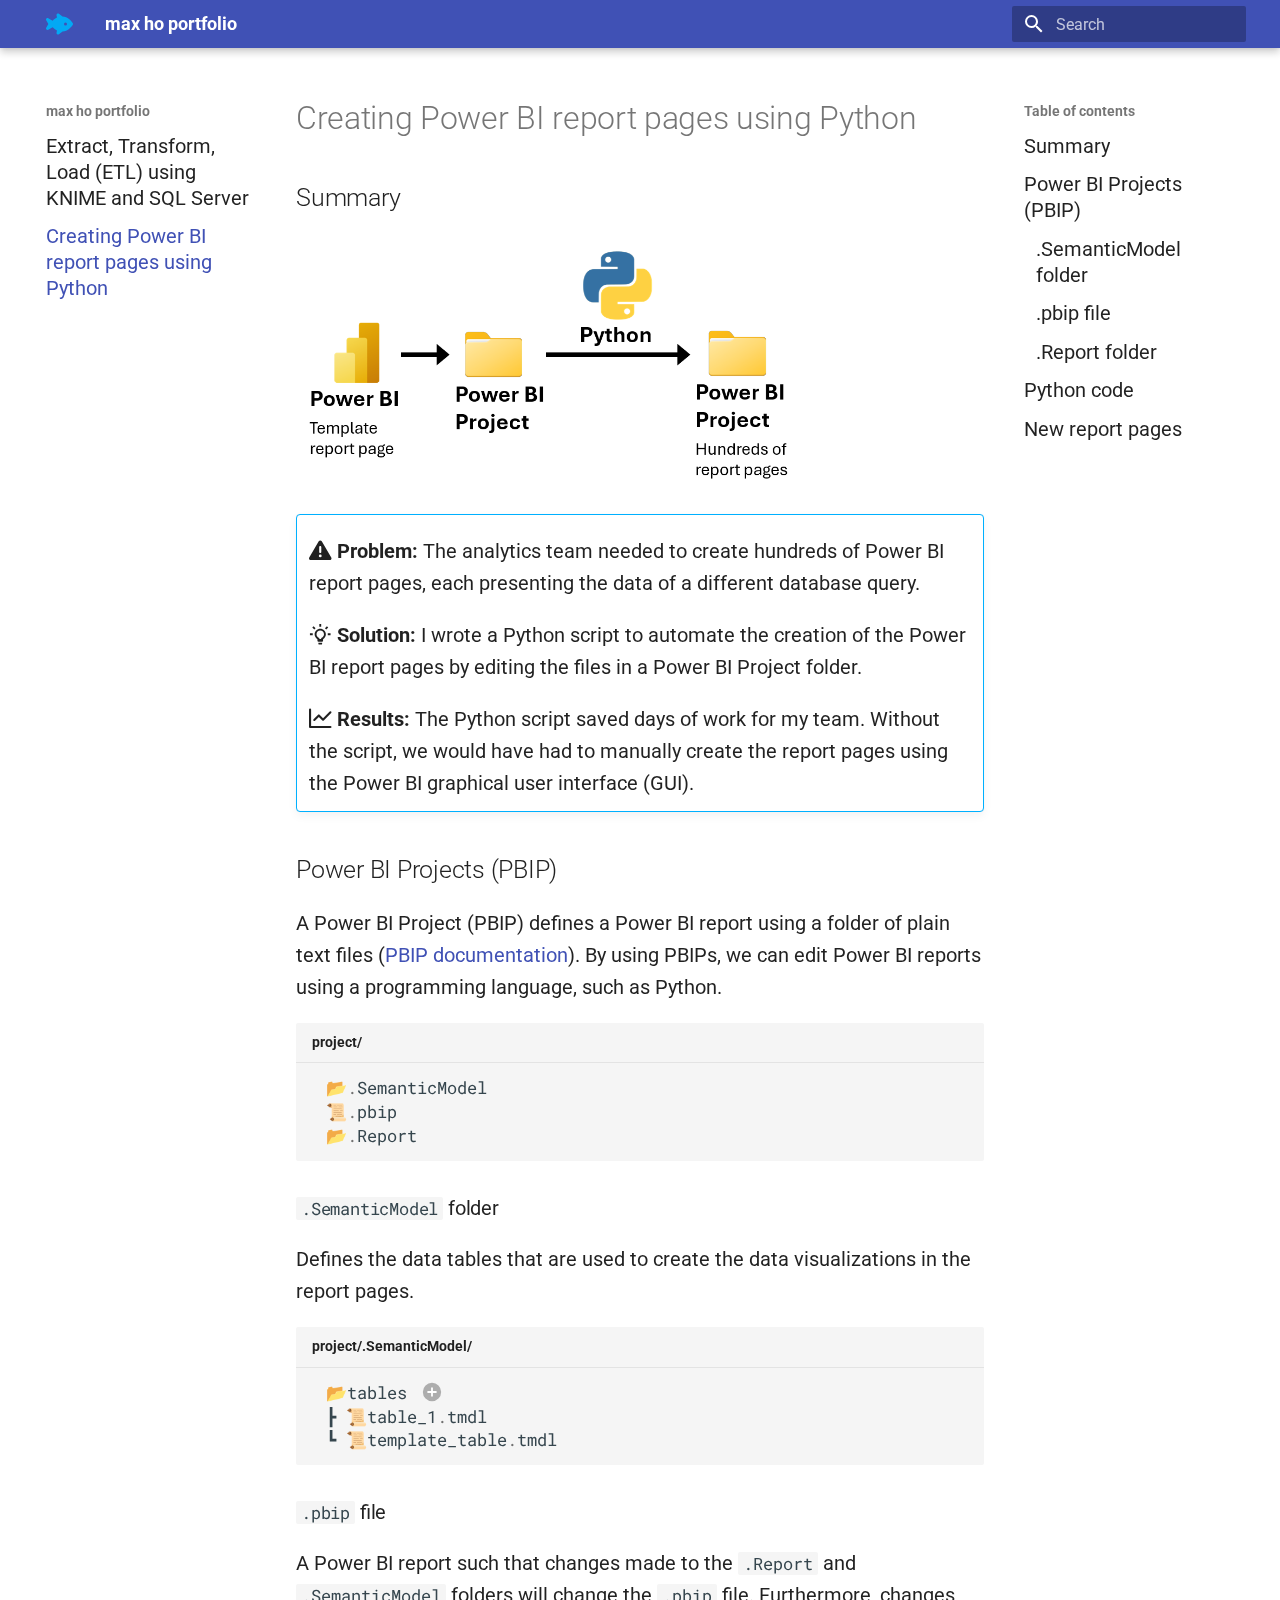
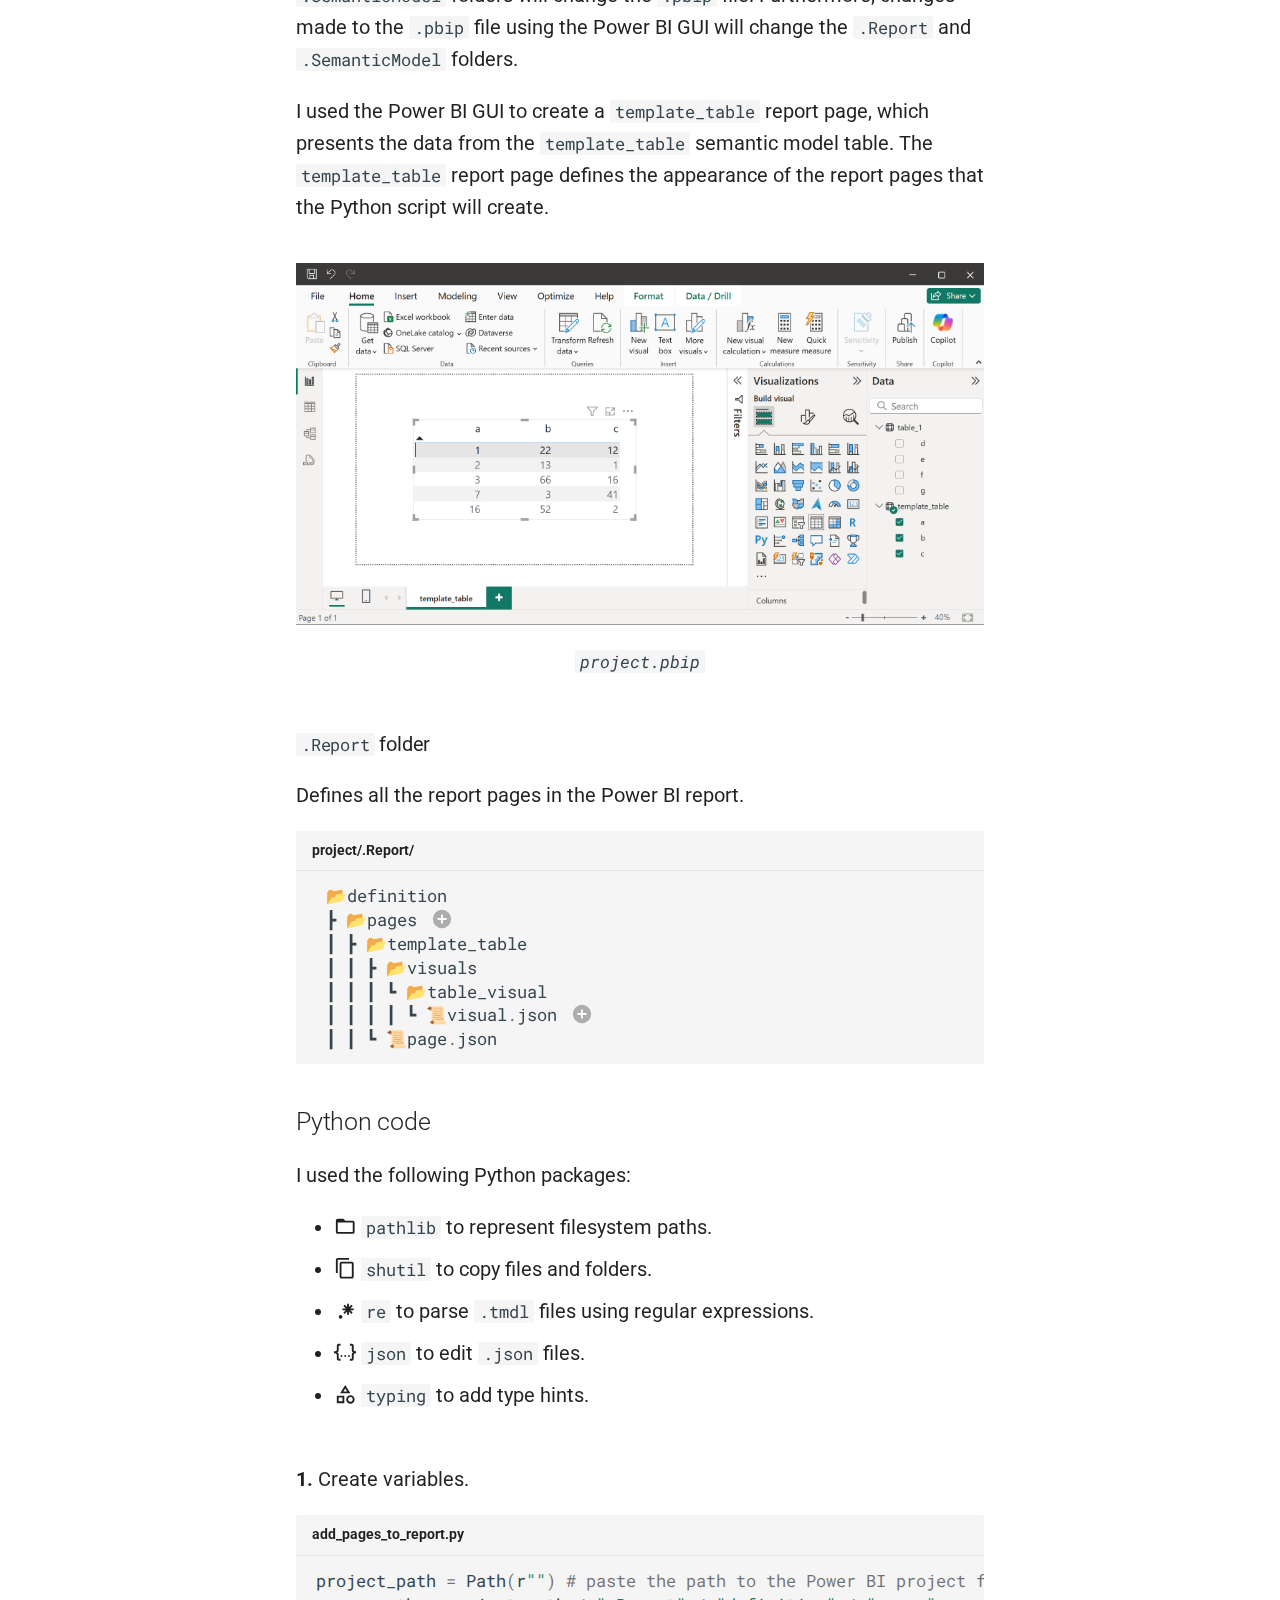
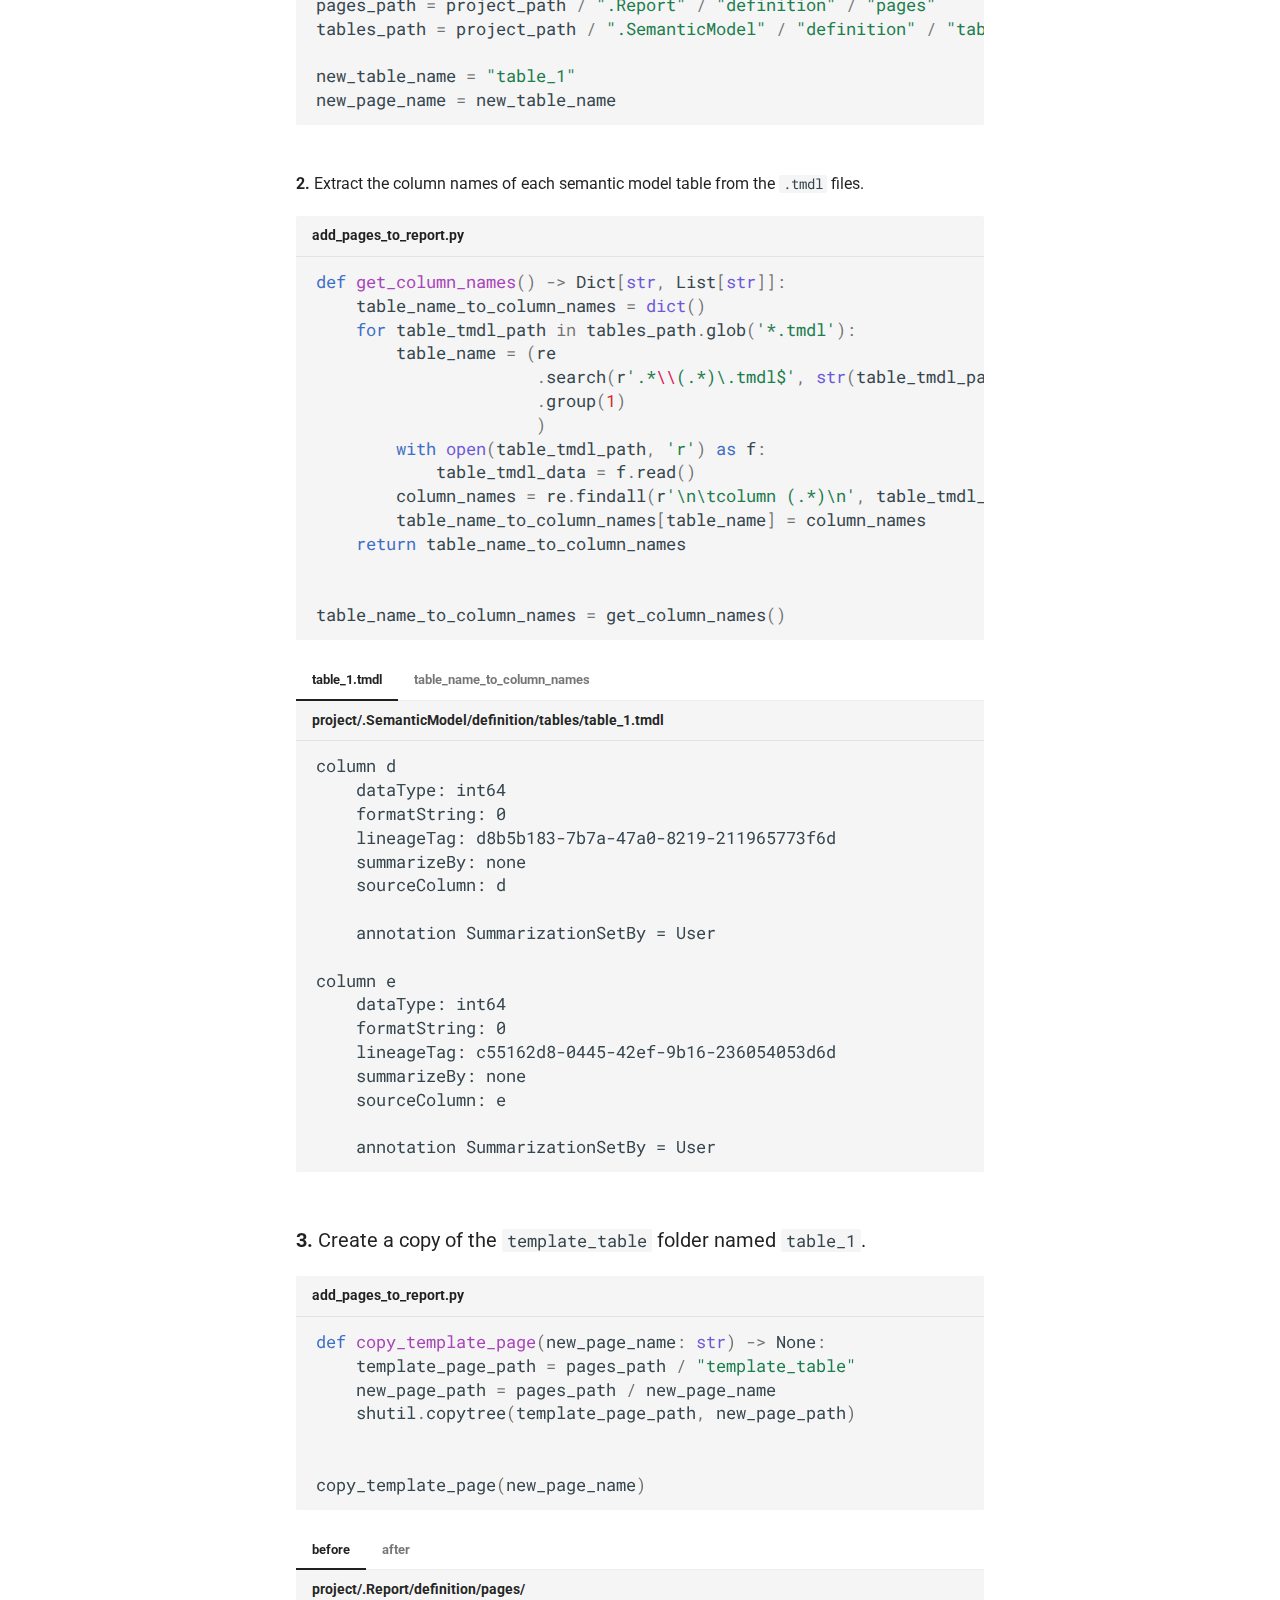
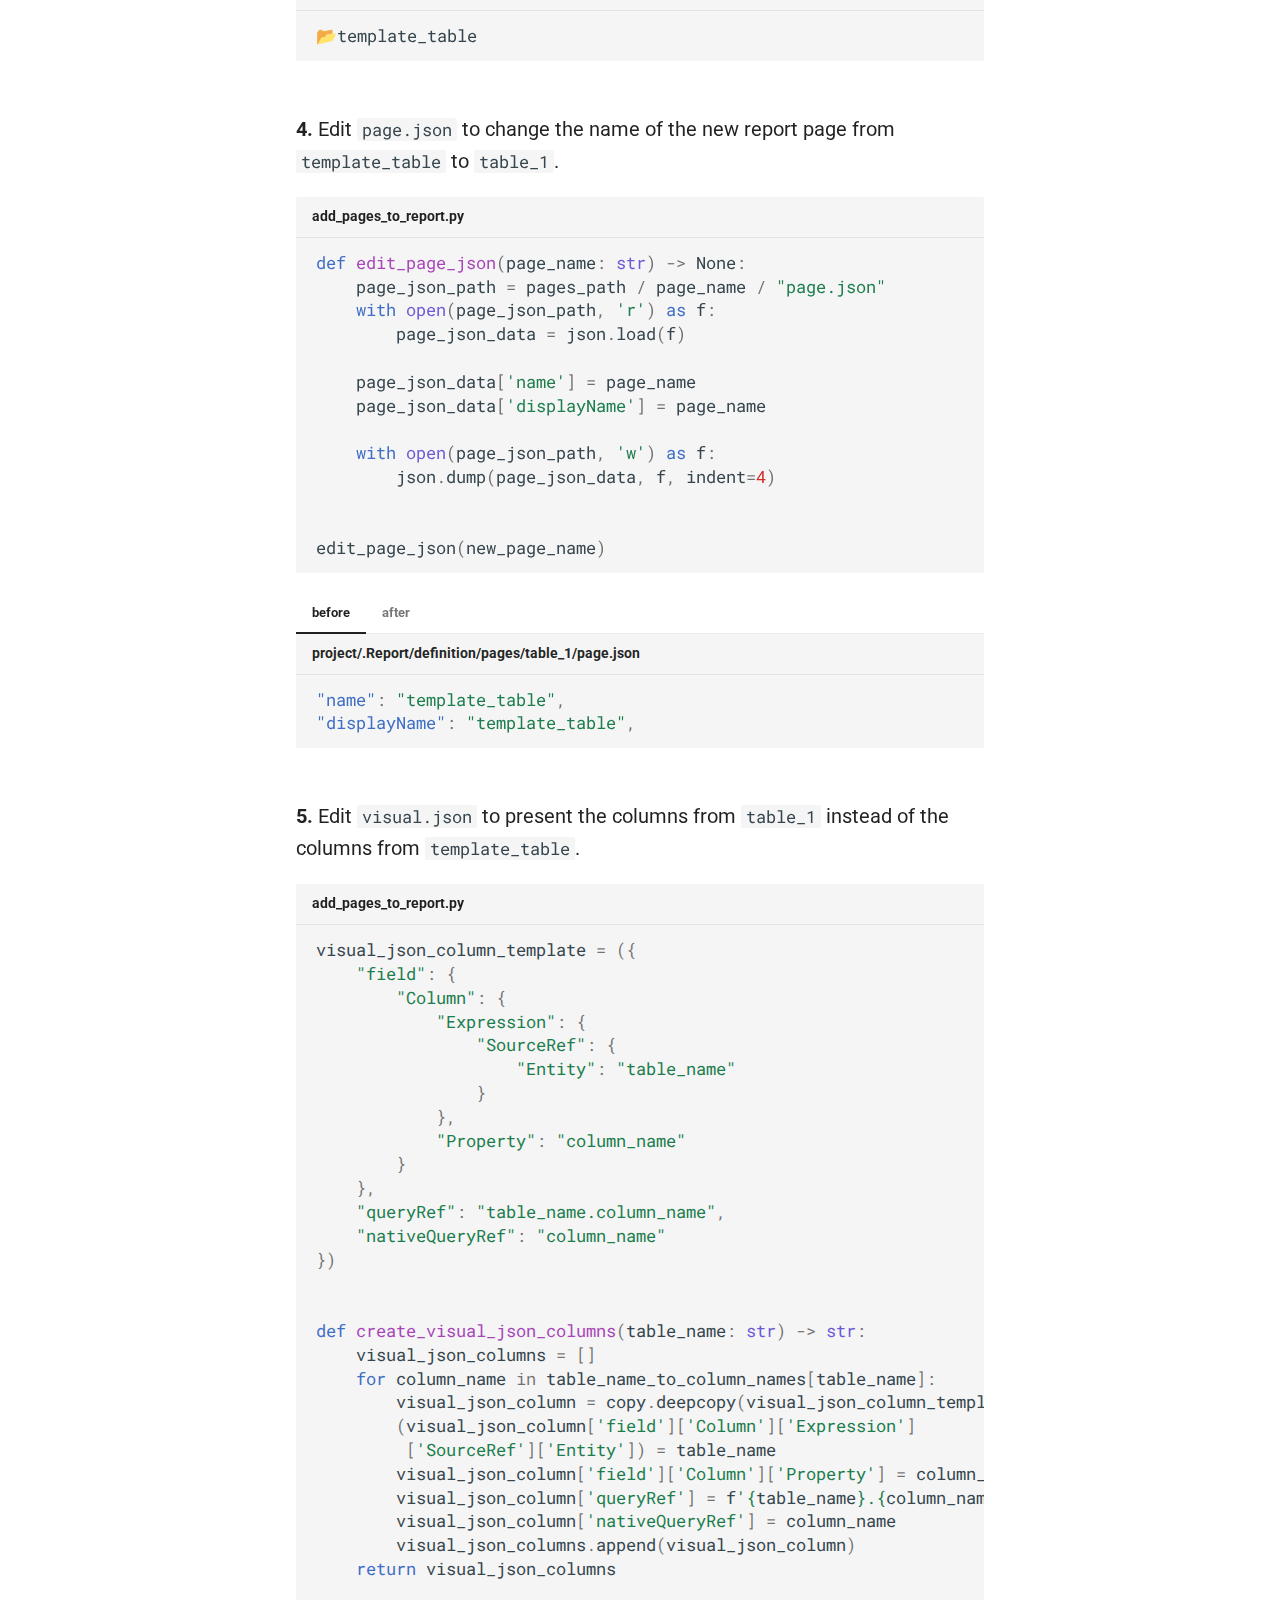
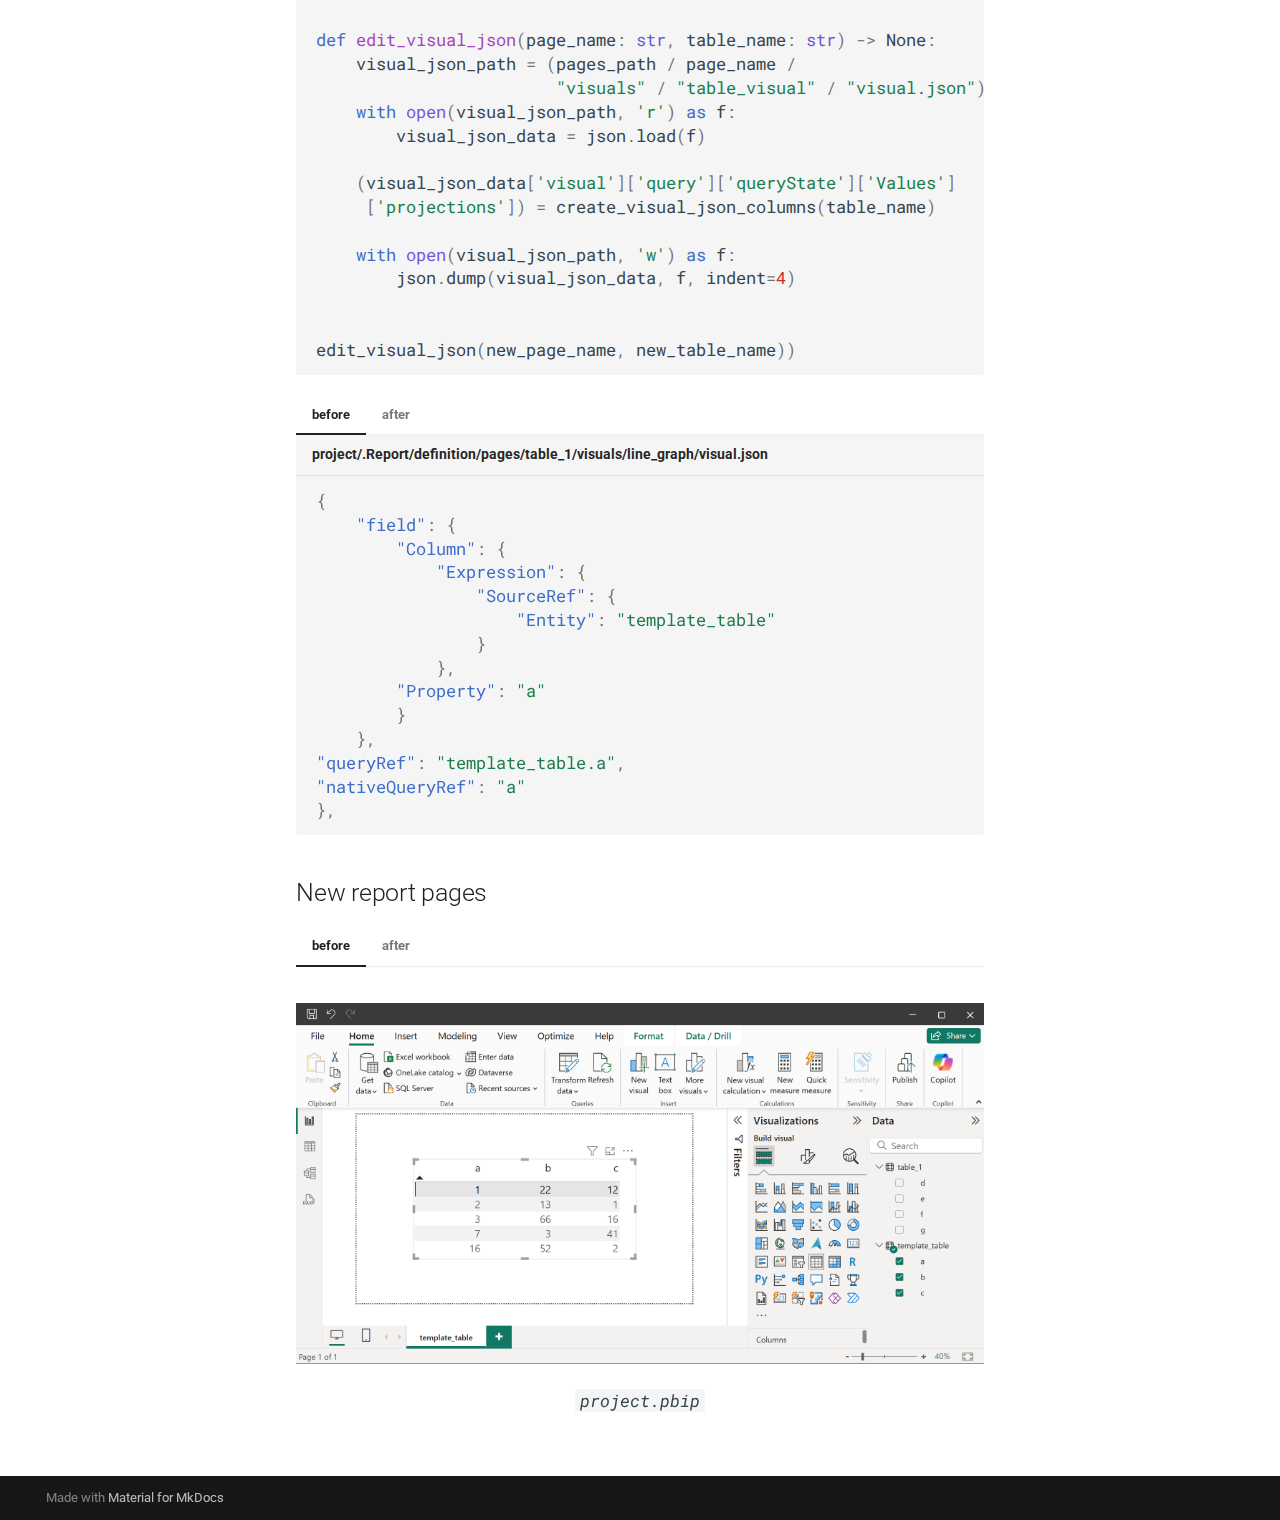
<file: power_bi_python/index.html>
<!doctype html>
<html lang="en" class="no-js">
  <head>
    
      <meta charset="utf-8">
      <meta name="viewport" content="width=device-width,initial-scale=1">
      
      
      
        <link rel="canonical" href="https://sitename.example/power_bi_python/">
      
      
        <link rel="prev" href="../knime_etl/">
      
      
      
      <link rel="icon" href="../images/fish.svg">
      <meta name="generator" content="mkdocs-1.6.1, mkdocs-material-9.6.11">
    
    
      
        <title>Creating Power BI report pages using Python - max ho portfolio</title>
      
    
    
      <link rel="stylesheet" href="../assets/stylesheets/main.4af4bdda.min.css">
      
      


    
    
      
    
    
      
        
        
        <link rel="preconnect" href="https://fonts.gstatic.com" crossorigin>
        <link rel="stylesheet" href="https://fonts.googleapis.com/css?family=Roboto:300,300i,400,400i,700,700i%7CRoboto+Mono:400,400i,700,700i&display=fallback">
        <style>:root{--md-text-font:"Roboto";--md-code-font:"Roboto Mono"}</style>
      
    
    
      <link rel="stylesheet" href="../stylesheets/extra.css">
    
    <script>__md_scope=new URL("..",location),__md_hash=e=>[...e].reduce(((e,_)=>(e<<5)-e+_.charCodeAt(0)),0),__md_get=(e,_=localStorage,t=__md_scope)=>JSON.parse(_.getItem(t.pathname+"."+e)),__md_set=(e,_,t=localStorage,a=__md_scope)=>{try{t.setItem(a.pathname+"."+e,JSON.stringify(_))}catch(e){}}</script>
    
      

    
    
    
  </head>
  
  
    <body dir="ltr">
  
    
    <input class="md-toggle" data-md-toggle="drawer" type="checkbox" id="__drawer" autocomplete="off">
    <input class="md-toggle" data-md-toggle="search" type="checkbox" id="__search" autocomplete="off">
    <label class="md-overlay" for="__drawer"></label>
    <div data-md-component="skip">
      
        
        <a href="#creating-power-bi-report-pages-using-python" class="md-skip">
          Skip to content
        </a>
      
    </div>
    <div data-md-component="announce">
      
    </div>
    
    
      

  

<header class="md-header md-header--shadow" data-md-component="header">
  <nav class="md-header__inner md-grid" aria-label="Header">
    <a href=".." title="max ho portfolio" class="md-header__button md-logo" aria-label="max ho portfolio" data-md-component="logo">
      
  <img src="../images/fish.svg" alt="logo">

    </a>
    <label class="md-header__button md-icon" for="__drawer">
      
      <svg xmlns="http://www.w3.org/2000/svg" viewBox="0 0 24 24"><path d="M3 6h18v2H3zm0 5h18v2H3zm0 5h18v2H3z"/></svg>
    </label>
    <div class="md-header__title" data-md-component="header-title">
      <div class="md-header__ellipsis">
        <div class="md-header__topic">
          <span class="md-ellipsis">
            max ho portfolio
          </span>
        </div>
        <div class="md-header__topic" data-md-component="header-topic">
          <span class="md-ellipsis">
            
              Creating Power BI report pages using Python
            
          </span>
        </div>
      </div>
    </div>
    
    
      <script>var palette=__md_get("__palette");if(palette&&palette.color){if("(prefers-color-scheme)"===palette.color.media){var media=matchMedia("(prefers-color-scheme: light)"),input=document.querySelector(media.matches?"[data-md-color-media='(prefers-color-scheme: light)']":"[data-md-color-media='(prefers-color-scheme: dark)']");palette.color.media=input.getAttribute("data-md-color-media"),palette.color.scheme=input.getAttribute("data-md-color-scheme"),palette.color.primary=input.getAttribute("data-md-color-primary"),palette.color.accent=input.getAttribute("data-md-color-accent")}for(var[key,value]of Object.entries(palette.color))document.body.setAttribute("data-md-color-"+key,value)}</script>
    
    
    
      
      
        <label class="md-header__button md-icon" for="__search">
          
          <svg xmlns="http://www.w3.org/2000/svg" viewBox="0 0 24 24"><path d="M9.5 3A6.5 6.5 0 0 1 16 9.5c0 1.61-.59 3.09-1.56 4.23l.27.27h.79l5 5-1.5 1.5-5-5v-.79l-.27-.27A6.52 6.52 0 0 1 9.5 16 6.5 6.5 0 0 1 3 9.5 6.5 6.5 0 0 1 9.5 3m0 2C7 5 5 7 5 9.5S7 14 9.5 14 14 12 14 9.5 12 5 9.5 5"/></svg>
        </label>
        <div class="md-search" data-md-component="search" role="dialog">
  <label class="md-search__overlay" for="__search"></label>
  <div class="md-search__inner" role="search">
    <form class="md-search__form" name="search">
      <input type="text" class="md-search__input" name="query" aria-label="Search" placeholder="Search" autocapitalize="off" autocorrect="off" autocomplete="off" spellcheck="false" data-md-component="search-query" required>
      <label class="md-search__icon md-icon" for="__search">
        
        <svg xmlns="http://www.w3.org/2000/svg" viewBox="0 0 24 24"><path d="M9.5 3A6.5 6.5 0 0 1 16 9.5c0 1.61-.59 3.09-1.56 4.23l.27.27h.79l5 5-1.5 1.5-5-5v-.79l-.27-.27A6.52 6.52 0 0 1 9.5 16 6.5 6.5 0 0 1 3 9.5 6.5 6.5 0 0 1 9.5 3m0 2C7 5 5 7 5 9.5S7 14 9.5 14 14 12 14 9.5 12 5 9.5 5"/></svg>
        
        <svg xmlns="http://www.w3.org/2000/svg" viewBox="0 0 24 24"><path d="M20 11v2H8l5.5 5.5-1.42 1.42L4.16 12l7.92-7.92L13.5 5.5 8 11z"/></svg>
      </label>
      <nav class="md-search__options" aria-label="Search">
        
        <button type="reset" class="md-search__icon md-icon" title="Clear" aria-label="Clear" tabindex="-1">
          
          <svg xmlns="http://www.w3.org/2000/svg" viewBox="0 0 24 24"><path d="M19 6.41 17.59 5 12 10.59 6.41 5 5 6.41 10.59 12 5 17.59 6.41 19 12 13.41 17.59 19 19 17.59 13.41 12z"/></svg>
        </button>
      </nav>
      
    </form>
    <div class="md-search__output">
      <div class="md-search__scrollwrap" tabindex="0" data-md-scrollfix>
        <div class="md-search-result" data-md-component="search-result">
          <div class="md-search-result__meta">
            Initializing search
          </div>
          <ol class="md-search-result__list" role="presentation"></ol>
        </div>
      </div>
    </div>
  </div>
</div>
      
    
    
  </nav>
  
</header>
    
    <div class="md-container" data-md-component="container">
      
      
        
          
        
      
      <main class="md-main" data-md-component="main">
        <div class="md-main__inner md-grid">
          
            
              
              <div class="md-sidebar md-sidebar--primary" data-md-component="sidebar" data-md-type="navigation" >
                <div class="md-sidebar__scrollwrap">
                  <div class="md-sidebar__inner">
                    



<nav class="md-nav md-nav--primary" aria-label="Navigation" data-md-level="0">
  <label class="md-nav__title" for="__drawer">
    <a href=".." title="max ho portfolio" class="md-nav__button md-logo" aria-label="max ho portfolio" data-md-component="logo">
      
  <img src="../images/fish.svg" alt="logo">

    </a>
    max ho portfolio
  </label>
  
  <ul class="md-nav__list" data-md-scrollfix>
    
      
      
  
  
  
  
    <li class="md-nav__item">
      <a href="../knime_etl/" class="md-nav__link">
        
  
  
  <span class="md-ellipsis">
    Extract, Transform, Load (ETL) using KNIME and SQL Server
    
  </span>
  

      </a>
    </li>
  

    
      
      
  
  
    
  
  
  
    <li class="md-nav__item md-nav__item--active">
      
      <input class="md-nav__toggle md-toggle" type="checkbox" id="__toc">
      
      
        
      
      
        <label class="md-nav__link md-nav__link--active" for="__toc">
          
  
  
  <span class="md-ellipsis">
    Creating Power BI report pages using Python
    
  </span>
  

          <span class="md-nav__icon md-icon"></span>
        </label>
      
      <a href="./" class="md-nav__link md-nav__link--active">
        
  
  
  <span class="md-ellipsis">
    Creating Power BI report pages using Python
    
  </span>
  

      </a>
      
        

<nav class="md-nav md-nav--secondary" aria-label="Table of contents">
  
  
  
    
  
  
    <label class="md-nav__title" for="__toc">
      <span class="md-nav__icon md-icon"></span>
      Table of contents
    </label>
    <ul class="md-nav__list" data-md-component="toc" data-md-scrollfix>
      
        <li class="md-nav__item">
  <a href="#summary" class="md-nav__link">
    <span class="md-ellipsis">
      Summary
    </span>
  </a>
  
</li>
      
        <li class="md-nav__item">
  <a href="#power-bi-projects-pbip" class="md-nav__link">
    <span class="md-ellipsis">
      Power BI Projects (PBIP)
    </span>
  </a>
  
    <nav class="md-nav" aria-label="Power BI Projects (PBIP)">
      <ul class="md-nav__list">
        
          <li class="md-nav__item">
  <a href="#semanticmodel-folder" class="md-nav__link">
    <span class="md-ellipsis">
      .SemanticModel folder
    </span>
  </a>
  
</li>
        
          <li class="md-nav__item">
  <a href="#pbip-file" class="md-nav__link">
    <span class="md-ellipsis">
      .pbip file
    </span>
  </a>
  
</li>
        
          <li class="md-nav__item">
  <a href="#report-folder" class="md-nav__link">
    <span class="md-ellipsis">
      .Report folder
    </span>
  </a>
  
</li>
        
      </ul>
    </nav>
  
</li>
      
        <li class="md-nav__item">
  <a href="#python-code" class="md-nav__link">
    <span class="md-ellipsis">
      Python code
    </span>
  </a>
  
</li>
      
        <li class="md-nav__item">
  <a href="#new-report-pages" class="md-nav__link">
    <span class="md-ellipsis">
      New report pages
    </span>
  </a>
  
</li>
      
    </ul>
  
</nav>
      
    </li>
  

    
  </ul>
</nav>
                  </div>
                </div>
              </div>
            
            
              
              <div class="md-sidebar md-sidebar--secondary" data-md-component="sidebar" data-md-type="toc" >
                <div class="md-sidebar__scrollwrap">
                  <div class="md-sidebar__inner">
                    

<nav class="md-nav md-nav--secondary" aria-label="Table of contents">
  
  
  
    
  
  
    <label class="md-nav__title" for="__toc">
      <span class="md-nav__icon md-icon"></span>
      Table of contents
    </label>
    <ul class="md-nav__list" data-md-component="toc" data-md-scrollfix>
      
        <li class="md-nav__item">
  <a href="#summary" class="md-nav__link">
    <span class="md-ellipsis">
      Summary
    </span>
  </a>
  
</li>
      
        <li class="md-nav__item">
  <a href="#power-bi-projects-pbip" class="md-nav__link">
    <span class="md-ellipsis">
      Power BI Projects (PBIP)
    </span>
  </a>
  
    <nav class="md-nav" aria-label="Power BI Projects (PBIP)">
      <ul class="md-nav__list">
        
          <li class="md-nav__item">
  <a href="#semanticmodel-folder" class="md-nav__link">
    <span class="md-ellipsis">
      .SemanticModel folder
    </span>
  </a>
  
</li>
        
          <li class="md-nav__item">
  <a href="#pbip-file" class="md-nav__link">
    <span class="md-ellipsis">
      .pbip file
    </span>
  </a>
  
</li>
        
          <li class="md-nav__item">
  <a href="#report-folder" class="md-nav__link">
    <span class="md-ellipsis">
      .Report folder
    </span>
  </a>
  
</li>
        
      </ul>
    </nav>
  
</li>
      
        <li class="md-nav__item">
  <a href="#python-code" class="md-nav__link">
    <span class="md-ellipsis">
      Python code
    </span>
  </a>
  
</li>
      
        <li class="md-nav__item">
  <a href="#new-report-pages" class="md-nav__link">
    <span class="md-ellipsis">
      New report pages
    </span>
  </a>
  
</li>
      
    </ul>
  
</nav>
                  </div>
                </div>
              </div>
            
          
          
            <div class="md-content" data-md-component="content">
              <article class="md-content__inner md-typeset">
                
                  



<h1 id="creating-power-bi-report-pages-using-python">Creating Power BI report pages using Python</h1>
<h2 id="summary">Summary</h2>
<p><img alt="" src="../images/project_2_diagram.png" width="500" /></p>
<div class="admonition abstract">
<p><span class="twemoji"><svg xmlns="http://www.w3.org/2000/svg" viewBox="0 0 512 512"><!--! Font Awesome Free 6.7.2 by @fontawesome - https://fontawesome.com License - https://fontawesome.com/license/free (Icons: CC BY 4.0, Fonts: SIL OFL 1.1, Code: MIT License) Copyright 2024 Fonticons, Inc.--><path d="M256 32c14.2 0 27.3 7.5 34.5 19.8l216 368c7.3 12.4 7.3 27.7.2 40.1S486.3 480 472 480H40c-14.3 0-27.6-7.7-34.7-20.1s-7-27.8.2-40.1l216-368C228.7 39.5 241.8 32 256 32m0 128c-13.3 0-24 10.7-24 24v112c0 13.3 10.7 24 24 24s24-10.7 24-24V184c0-13.3-10.7-24-24-24m32 224a32 32 0 1 0-64 0 32 32 0 1 0 64 0"/></svg></span> <strong>Problem:</strong> The analytics team needed to create hundreds of Power BI report pages, each presenting the data of a different database query. </p>
<p><span class="twemoji"><svg xmlns="http://www.w3.org/2000/svg" viewBox="0 0 24 24"><path d="M1 11h3v2H1zm18.1-7.5L17 5.6 18.4 7l2.1-2.1zM11 1h2v3h-2zM4.9 3.5 3.5 4.9 5.6 7 7 5.6zM10 22c0 .6.4 1 1 1h2c.6 0 1-.4 1-1v-1h-4zm2-16c-3.3 0-6 2.7-6 6 0 2.2 1.2 4.2 3 5.2V19c0 .6.4 1 1 1h4c.6 0 1-.4 1-1v-1.8c1.8-1 3-3 3-5.2 0-3.3-2.7-6-6-6m1 9.9V17h-2v-1.1c-1.7-.4-3-2-3-3.9 0-2.2 1.8-4 4-4s4 1.8 4 4c0 1.9-1.3 3.4-3 3.9m7-4.9h3v2h-3z"/></svg></span> <strong>Solution:</strong> I wrote a Python script to automate the creation of the Power BI report pages by editing the files in a Power BI Project folder. </p>
<p><span class="twemoji"><svg xmlns="http://www.w3.org/2000/svg" viewBox="0 0 16 16"><path d="M1.5 1.75V13.5h13.75a.75.75 0 0 1 0 1.5H.75a.75.75 0 0 1-.75-.75V1.75a.75.75 0 0 1 1.5 0m14.28 2.53-5.25 5.25a.75.75 0 0 1-1.06 0L7 7.06 4.28 9.78a.75.75 0 0 1-1.042-.018.75.75 0 0 1-.018-1.042l3.25-3.25a.75.75 0 0 1 1.06 0L10 7.94l4.72-4.72a.75.75 0 0 1 1.042.018.75.75 0 0 1 .018 1.042"/></svg></span> <strong>Results:</strong> The Python script saved days of work for my team. Without the script, we would have had to manually create the report pages using the Power BI graphical user interface (GUI). </p>
</div>
<h2 id="power-bi-projects-pbip">Power BI Projects (PBIP)</h2>
<p>A Power BI Project (PBIP) defines a Power BI report using a folder of plain text files (<a href="https://learn.microsoft.com/en-us/power-bi/developer/projects/projects-overview" target="_blank">PBIP documentation</a>). By using PBIPs, we can edit Power BI reports using a programming language, such as Python.     </p>
<div class="language-py highlight"><span class="filename">project/</span><pre><span></span><code><span id="__span-0-1"><a id="__codelineno-0-1" name="__codelineno-0-1" href="#__codelineno-0-1"></a> <span class="err">📂</span><span class="o">.</span><span class="n">SemanticModel</span>
</span><span id="__span-0-2"><a id="__codelineno-0-2" name="__codelineno-0-2" href="#__codelineno-0-2"></a> <span class="err">📜</span><span class="o">.</span><span class="n">pbip</span>
</span><span id="__span-0-3"><a id="__codelineno-0-3" name="__codelineno-0-3" href="#__codelineno-0-3"></a> <span class="err">📂</span><span class="o">.</span><span class="n">Report</span>
</span></code></pre></div>
<h3 id="semanticmodel-folder"><code>.SemanticModel</code> folder</h3>
<p>Defines the data tables that are used to create the data visualizations in the report pages. </p>
<div class="language-py highlight"><span class="filename">project/.SemanticModel/</span><pre><span></span><code><span id="__span-1-1"><a id="__codelineno-1-1" name="__codelineno-1-1" href="#__codelineno-1-1"></a> <span class="err">📂</span><span class="n">tables</span> <span class="c1"># (1)!</span>
</span><span id="__span-1-2"><a id="__codelineno-1-2" name="__codelineno-1-2" href="#__codelineno-1-2"></a> <span class="err">┣</span> <span class="err">📜</span><span class="n">table_1</span><span class="o">.</span><span class="n">tmdl</span>
</span><span id="__span-1-3"><a id="__codelineno-1-3" name="__codelineno-1-3" href="#__codelineno-1-3"></a> <span class="err">┗</span> <span class="err">📜</span><span class="n">template_table</span><span class="o">.</span><span class="n">tmdl</span>
</span></code></pre></div>
<ol>
<li>Each <code>.tmdl</code> file in the <code>tables</code> folder defines a semantic model table. For example, the file contains the Power Query M code that produces the table. </li>
</ol>
<h3 id="pbip-file"><code>.pbip</code> file</h3>
<p>A Power BI report such that changes made to the <code>.Report</code> and <code>.SemanticModel</code> folders will change the <code>.pbip</code> file. Furthermore, changes made to the <code>.pbip</code> file using the Power BI GUI will change the <code>.Report</code> and <code>.SemanticModel</code> folders. </p>
<p>I used the Power BI GUI to create a <code>template_table</code> report page, which presents the data from the <code>template_table</code> semantic model table. The <code>template_table</code> report page defines the appearance of the report pages that the Python script will create.  </p>
<figure>
<p><img alt="" src="../images/pbip_before.png" width="900" /></p>
<figcaption>
<p><code>project.pbip</code></p>
</figcaption>
</figure>
<h3 id="report-folder"><code>.Report</code> folder</h3>
<p>Defines all the report pages in the Power BI report.  </p>
<div class="language-py highlight"><span class="filename">project/.Report/</span><pre><span></span><code><span id="__span-2-1"><a id="__codelineno-2-1" name="__codelineno-2-1" href="#__codelineno-2-1"></a> <span class="err">📂</span><span class="n">definition</span>
</span><span id="__span-2-2"><a id="__codelineno-2-2" name="__codelineno-2-2" href="#__codelineno-2-2"></a> <span class="err">┣</span> <span class="err">📂</span><span class="n">pages</span> <span class="c1"># (1)!</span>
</span><span id="__span-2-3"><a id="__codelineno-2-3" name="__codelineno-2-3" href="#__codelineno-2-3"></a> <span class="err">┃</span> <span class="err">┣</span> <span class="err">📂</span><span class="n">template_table</span>
</span><span id="__span-2-4"><a id="__codelineno-2-4" name="__codelineno-2-4" href="#__codelineno-2-4"></a> <span class="err">┃</span> <span class="err">┃</span> <span class="err">┣</span> <span class="err">📂</span><span class="n">visuals</span>
</span><span id="__span-2-5"><a id="__codelineno-2-5" name="__codelineno-2-5" href="#__codelineno-2-5"></a> <span class="err">┃</span> <span class="err">┃</span> <span class="err">┃</span> <span class="err">┗</span> <span class="err">📂</span><span class="n">table_visual</span>
</span><span id="__span-2-6"><a id="__codelineno-2-6" name="__codelineno-2-6" href="#__codelineno-2-6"></a> <span class="err">┃</span> <span class="err">┃</span> <span class="err">┃</span> <span class="err">┃</span> <span class="err">┗</span> <span class="err">📜</span><span class="n">visual</span><span class="o">.</span><span class="n">json</span> <span class="c1"># (2)!</span>
</span><span id="__span-2-7"><a id="__codelineno-2-7" name="__codelineno-2-7" href="#__codelineno-2-7"></a> <span class="err">┃</span> <span class="err">┃</span> <span class="err">┗</span> <span class="err">📜</span><span class="n">page</span><span class="o">.</span><span class="n">json</span>
</span></code></pre></div>
<ol>
<li>Each folder in the <code>pages</code> folder defines a report page. </li>
<li>Each <code>visual.json</code> file defines a data visualization. For example, the file specifies the type of data visualization, and which semantic model tables to use to create the visualization. </li>
</ol>
<h2 id="python-code">Python code</h2>
<p>I used the following Python packages: </p>
<ul>
<li><span class="twemoji"><svg xmlns="http://www.w3.org/2000/svg" viewBox="0 0 24 24"><path d="M20 18H4V8h16m0-2h-8l-2-2H4c-1.11 0-2 .89-2 2v12a2 2 0 0 0 2 2h16a2 2 0 0 0 2-2V8a2 2 0 0 0-2-2"/></svg></span> <code>pathlib</code> to represent filesystem paths. </li>
<li><span class="twemoji"><svg xmlns="http://www.w3.org/2000/svg" viewBox="0 0 24 24"><path d="M19 21H8V7h11m0-2H8a2 2 0 0 0-2 2v14a2 2 0 0 0 2 2h11a2 2 0 0 0 2-2V7a2 2 0 0 0-2-2m-3-4H4a2 2 0 0 0-2 2v14h2V3h12z"/></svg></span> <code>shutil</code> to copy files and folders.</li>
<li><span class="twemoji"><svg xmlns="http://www.w3.org/2000/svg" viewBox="0 0 24 24"><path d="M16 16.92c-.33.05-.66.08-1 .08s-.67-.03-1-.08v-3.51l-2.5 2.48c-.5-.39-1-.89-1.39-1.39l2.48-2.5H9.08c-.05-.33-.08-.66-.08-1s.03-.67.08-1h3.51l-2.48-2.5c.19-.25.39-.5.65-.74.24-.26.49-.46.74-.65L14 8.59V5.08c.33-.05.66-.08 1-.08s.67.03 1 .08v3.51l2.5-2.48c.5.39 1 .89 1.39 1.39L17.41 10h3.51c.05.33.08.66.08 1s-.03.67-.08 1h-3.51l2.48 2.5c-.19.25-.39.5-.65.74-.24.26-.49.46-.74.65L16 13.41zM5 19a2 2 0 0 1 2-2 2 2 0 0 1 2 2 2 2 0 0 1-2 2 2 2 0 0 1-2-2"/></svg></span> <code>re</code> to parse <code>.tmdl</code> files using regular expressions. </li>
<li><span class="twemoji"><svg xmlns="http://www.w3.org/2000/svg" viewBox="0 0 24 24"><path d="M5 3h2v2H5v5a2 2 0 0 1-2 2 2 2 0 0 1 2 2v5h2v2H5c-1.07-.27-2-.9-2-2v-4a2 2 0 0 0-2-2H0v-2h1a2 2 0 0 0 2-2V5a2 2 0 0 1 2-2m14 0a2 2 0 0 1 2 2v4a2 2 0 0 0 2 2h1v2h-1a2 2 0 0 0-2 2v4a2 2 0 0 1-2 2h-2v-2h2v-5a2 2 0 0 1 2-2 2 2 0 0 1-2-2V5h-2V3zm-7 12a1 1 0 0 1 1 1 1 1 0 0 1-1 1 1 1 0 0 1-1-1 1 1 0 0 1 1-1m-4 0a1 1 0 0 1 1 1 1 1 0 0 1-1 1 1 1 0 0 1-1-1 1 1 0 0 1 1-1m8 0a1 1 0 0 1 1 1 1 1 0 0 1-1 1 1 1 0 0 1-1-1 1 1 0 0 1 1-1"/></svg></span> <code>json</code> to edit <code>.json</code> files. </li>
<li><span class="twemoji"><svg xmlns="http://www.w3.org/2000/svg" viewBox="0 0 24 24"><path d="M11 13.5v8H3v-8zm-2 2H5v4h4zM12 2l5.5 9h-11zm0 3.86L10.08 9h3.84zM17.5 13c2.5 0 4.5 2 4.5 4.5S20 22 17.5 22 13 20 13 17.5s2-4.5 4.5-4.5m0 2a2.5 2.5 0 0 0-2.5 2.5 2.5 2.5 0 0 0 2.5 2.5 2.5 2.5 0 0 0 2.5-2.5 2.5 2.5 0 0 0-2.5-2.5"/></svg></span> <code>typing</code> to add type hints.  <br />
<br></li>
</ul>
<p><strong>1.</strong> Create variables. </p>
<p><div class="language-py highlight"><span class="filename">add_pages_to_report.py</span><pre><span></span><code><span id="__span-3-1"><a id="__codelineno-3-1" name="__codelineno-3-1" href="#__codelineno-3-1"></a><span class="n">project_path</span> <span class="o">=</span> <span class="n">Path</span><span class="p">(</span><span class="sa">r</span><span class="s2">&quot;&quot;</span><span class="p">)</span> <span class="c1"># paste the path to the Power BI project folder </span>
</span><span id="__span-3-2"><a id="__codelineno-3-2" name="__codelineno-3-2" href="#__codelineno-3-2"></a><span class="n">pages_path</span> <span class="o">=</span> <span class="n">project_path</span> <span class="o">/</span> <span class="s2">&quot;.Report&quot;</span> <span class="o">/</span> <span class="s2">&quot;definition&quot;</span> <span class="o">/</span> <span class="s2">&quot;pages&quot;</span>
</span><span id="__span-3-3"><a id="__codelineno-3-3" name="__codelineno-3-3" href="#__codelineno-3-3"></a><span class="n">tables_path</span> <span class="o">=</span> <span class="n">project_path</span> <span class="o">/</span> <span class="s2">&quot;.SemanticModel&quot;</span> <span class="o">/</span> <span class="s2">&quot;definition&quot;</span> <span class="o">/</span> <span class="s2">&quot;tables&quot;</span>
</span><span id="__span-3-4"><a id="__codelineno-3-4" name="__codelineno-3-4" href="#__codelineno-3-4"></a>
</span><span id="__span-3-5"><a id="__codelineno-3-5" name="__codelineno-3-5" href="#__codelineno-3-5"></a><span class="n">new_table_name</span> <span class="o">=</span> <span class="s2">&quot;table_1&quot;</span>
</span><span id="__span-3-6"><a id="__codelineno-3-6" name="__codelineno-3-6" href="#__codelineno-3-6"></a><span class="n">new_page_name</span> <span class="o">=</span> <span class="n">new_table_name</span>
</span></code></pre></div>
<br>
<strong>2.</strong> Extract the column names of each semantic model table from the <code>.tmdl</code> files. </p>
<div class="language-py highlight"><span class="filename">add_pages_to_report.py</span><pre><span></span><code><span id="__span-4-1"><a id="__codelineno-4-1" name="__codelineno-4-1" href="#__codelineno-4-1"></a><span class="k">def</span><span class="w"> </span><span class="nf">get_column_names</span><span class="p">()</span> <span class="o">-&gt;</span> <span class="n">Dict</span><span class="p">[</span><span class="nb">str</span><span class="p">,</span> <span class="n">List</span><span class="p">[</span><span class="nb">str</span><span class="p">]]:</span>
</span><span id="__span-4-2"><a id="__codelineno-4-2" name="__codelineno-4-2" href="#__codelineno-4-2"></a>    <span class="n">table_name_to_column_names</span> <span class="o">=</span> <span class="nb">dict</span><span class="p">()</span>
</span><span id="__span-4-3"><a id="__codelineno-4-3" name="__codelineno-4-3" href="#__codelineno-4-3"></a>    <span class="k">for</span> <span class="n">table_tmdl_path</span> <span class="ow">in</span> <span class="n">tables_path</span><span class="o">.</span><span class="n">glob</span><span class="p">(</span><span class="s1">&#39;*.tmdl&#39;</span><span class="p">):</span>
</span><span id="__span-4-4"><a id="__codelineno-4-4" name="__codelineno-4-4" href="#__codelineno-4-4"></a>        <span class="n">table_name</span> <span class="o">=</span> <span class="p">(</span><span class="n">re</span>
</span><span id="__span-4-5"><a id="__codelineno-4-5" name="__codelineno-4-5" href="#__codelineno-4-5"></a>                      <span class="o">.</span><span class="n">search</span><span class="p">(</span><span class="sa">r</span><span class="s1">&#39;.*</span><span class="se">\\</span><span class="s1">(.*)\.tmdl$&#39;</span><span class="p">,</span> <span class="nb">str</span><span class="p">(</span><span class="n">table_tmdl_path</span><span class="p">))</span>
</span><span id="__span-4-6"><a id="__codelineno-4-6" name="__codelineno-4-6" href="#__codelineno-4-6"></a>                      <span class="o">.</span><span class="n">group</span><span class="p">(</span><span class="mi">1</span><span class="p">)</span>
</span><span id="__span-4-7"><a id="__codelineno-4-7" name="__codelineno-4-7" href="#__codelineno-4-7"></a>                      <span class="p">)</span>
</span><span id="__span-4-8"><a id="__codelineno-4-8" name="__codelineno-4-8" href="#__codelineno-4-8"></a>        <span class="k">with</span> <span class="nb">open</span><span class="p">(</span><span class="n">table_tmdl_path</span><span class="p">,</span> <span class="s1">&#39;r&#39;</span><span class="p">)</span> <span class="k">as</span> <span class="n">f</span><span class="p">:</span>
</span><span id="__span-4-9"><a id="__codelineno-4-9" name="__codelineno-4-9" href="#__codelineno-4-9"></a>            <span class="n">table_tmdl_data</span> <span class="o">=</span> <span class="n">f</span><span class="o">.</span><span class="n">read</span><span class="p">()</span>
</span><span id="__span-4-10"><a id="__codelineno-4-10" name="__codelineno-4-10" href="#__codelineno-4-10"></a>        <span class="n">column_names</span> <span class="o">=</span> <span class="n">re</span><span class="o">.</span><span class="n">findall</span><span class="p">(</span><span class="sa">r</span><span class="s1">&#39;\n\tcolumn (.*)\n&#39;</span><span class="p">,</span> <span class="n">table_tmdl_data</span><span class="p">)</span>
</span><span id="__span-4-11"><a id="__codelineno-4-11" name="__codelineno-4-11" href="#__codelineno-4-11"></a>        <span class="n">table_name_to_column_names</span><span class="p">[</span><span class="n">table_name</span><span class="p">]</span> <span class="o">=</span> <span class="n">column_names</span>
</span><span id="__span-4-12"><a id="__codelineno-4-12" name="__codelineno-4-12" href="#__codelineno-4-12"></a>    <span class="k">return</span> <span class="n">table_name_to_column_names</span>
</span><span id="__span-4-13"><a id="__codelineno-4-13" name="__codelineno-4-13" href="#__codelineno-4-13"></a>
</span><span id="__span-4-14"><a id="__codelineno-4-14" name="__codelineno-4-14" href="#__codelineno-4-14"></a>
</span><span id="__span-4-15"><a id="__codelineno-4-15" name="__codelineno-4-15" href="#__codelineno-4-15"></a><span class="n">table_name_to_column_names</span> <span class="o">=</span> <span class="n">get_column_names</span><span class="p">()</span>
</span></code></pre></div>
<div class="tabbed-set tabbed-alternate" data-tabs="1:2"><input checked="checked" id="table_1tmdl" name="__tabbed_1" type="radio" /><input id="table_name_to_column_names" name="__tabbed_1" type="radio" /><div class="tabbed-labels"><label for="table_1tmdl">table_1.tmdl</label><label for="table_name_to_column_names">table_name_to_column_names</label></div>
<div class="tabbed-content">
<div class="tabbed-block">
<div class="language-text highlight"><span class="filename">project/.SemanticModel/definition/tables/table_1.tmdl</span><pre><span></span><code><span id="__span-5-1"><a id="__codelineno-5-1" name="__codelineno-5-1" href="#__codelineno-5-1"></a>column d
</span><span id="__span-5-2"><a id="__codelineno-5-2" name="__codelineno-5-2" href="#__codelineno-5-2"></a>    dataType: int64
</span><span id="__span-5-3"><a id="__codelineno-5-3" name="__codelineno-5-3" href="#__codelineno-5-3"></a>    formatString: 0
</span><span id="__span-5-4"><a id="__codelineno-5-4" name="__codelineno-5-4" href="#__codelineno-5-4"></a>    lineageTag: d8b5b183-7b7a-47a0-8219-211965773f6d
</span><span id="__span-5-5"><a id="__codelineno-5-5" name="__codelineno-5-5" href="#__codelineno-5-5"></a>    summarizeBy: none
</span><span id="__span-5-6"><a id="__codelineno-5-6" name="__codelineno-5-6" href="#__codelineno-5-6"></a>    sourceColumn: d
</span><span id="__span-5-7"><a id="__codelineno-5-7" name="__codelineno-5-7" href="#__codelineno-5-7"></a>
</span><span id="__span-5-8"><a id="__codelineno-5-8" name="__codelineno-5-8" href="#__codelineno-5-8"></a>    annotation SummarizationSetBy = User
</span><span id="__span-5-9"><a id="__codelineno-5-9" name="__codelineno-5-9" href="#__codelineno-5-9"></a>
</span><span id="__span-5-10"><a id="__codelineno-5-10" name="__codelineno-5-10" href="#__codelineno-5-10"></a>column e
</span><span id="__span-5-11"><a id="__codelineno-5-11" name="__codelineno-5-11" href="#__codelineno-5-11"></a>    dataType: int64
</span><span id="__span-5-12"><a id="__codelineno-5-12" name="__codelineno-5-12" href="#__codelineno-5-12"></a>    formatString: 0
</span><span id="__span-5-13"><a id="__codelineno-5-13" name="__codelineno-5-13" href="#__codelineno-5-13"></a>    lineageTag: c55162d8-0445-42ef-9b16-236054053d6d
</span><span id="__span-5-14"><a id="__codelineno-5-14" name="__codelineno-5-14" href="#__codelineno-5-14"></a>    summarizeBy: none
</span><span id="__span-5-15"><a id="__codelineno-5-15" name="__codelineno-5-15" href="#__codelineno-5-15"></a>    sourceColumn: e
</span><span id="__span-5-16"><a id="__codelineno-5-16" name="__codelineno-5-16" href="#__codelineno-5-16"></a>
</span><span id="__span-5-17"><a id="__codelineno-5-17" name="__codelineno-5-17" href="#__codelineno-5-17"></a>    annotation SummarizationSetBy = User
</span></code></pre></div>
</div>
<div class="tabbed-block">
<div class="language-py highlight"><pre><span></span><code><span id="__span-6-1"><a id="__codelineno-6-1" name="__codelineno-6-1" href="#__codelineno-6-1"></a><span class="p">{</span>
</span><span id="__span-6-2"><a id="__codelineno-6-2" name="__codelineno-6-2" href="#__codelineno-6-2"></a><span class="s1">&#39;template_page&#39;</span><span class="p">:</span> <span class="p">[</span><span class="s1">&#39;a&#39;</span><span class="p">,</span> <span class="s1">&#39;b&#39;</span><span class="p">,</span> <span class="s1">&#39;c&#39;</span><span class="p">],</span>
</span><span id="__span-6-3"><a id="__codelineno-6-3" name="__codelineno-6-3" href="#__codelineno-6-3"></a><span class="s1">&#39;table_1&#39;</span><span class="p">:</span> <span class="p">[</span><span class="s1">&#39;d&#39;</span><span class="p">,</span> <span class="s1">&#39;e&#39;</span><span class="p">,</span> <span class="s1">&#39;f&#39;</span><span class="p">,</span> <span class="s1">&#39;g&#39;</span><span class="p">]</span>
</span><span id="__span-6-4"><a id="__codelineno-6-4" name="__codelineno-6-4" href="#__codelineno-6-4"></a><span class="p">}</span>
</span></code></pre></div>
</div>
</div>
</div>
<p><br>
<strong>3.</strong> Create a copy of the <code>template_table</code> folder named <code>table_1</code>. </p>
<div class="language-py highlight"><span class="filename">add_pages_to_report.py</span><pre><span></span><code><span id="__span-7-1"><a id="__codelineno-7-1" name="__codelineno-7-1" href="#__codelineno-7-1"></a><span class="k">def</span><span class="w"> </span><span class="nf">copy_template_page</span><span class="p">(</span><span class="n">new_page_name</span><span class="p">:</span> <span class="nb">str</span><span class="p">)</span> <span class="o">-&gt;</span> <span class="kc">None</span><span class="p">:</span>
</span><span id="__span-7-2"><a id="__codelineno-7-2" name="__codelineno-7-2" href="#__codelineno-7-2"></a>    <span class="n">template_page_path</span> <span class="o">=</span> <span class="n">pages_path</span> <span class="o">/</span> <span class="s2">&quot;template_table&quot;</span>
</span><span id="__span-7-3"><a id="__codelineno-7-3" name="__codelineno-7-3" href="#__codelineno-7-3"></a>    <span class="n">new_page_path</span> <span class="o">=</span> <span class="n">pages_path</span> <span class="o">/</span> <span class="n">new_page_name</span>
</span><span id="__span-7-4"><a id="__codelineno-7-4" name="__codelineno-7-4" href="#__codelineno-7-4"></a>    <span class="n">shutil</span><span class="o">.</span><span class="n">copytree</span><span class="p">(</span><span class="n">template_page_path</span><span class="p">,</span> <span class="n">new_page_path</span><span class="p">)</span>
</span><span id="__span-7-5"><a id="__codelineno-7-5" name="__codelineno-7-5" href="#__codelineno-7-5"></a>
</span><span id="__span-7-6"><a id="__codelineno-7-6" name="__codelineno-7-6" href="#__codelineno-7-6"></a>
</span><span id="__span-7-7"><a id="__codelineno-7-7" name="__codelineno-7-7" href="#__codelineno-7-7"></a><span class="n">copy_template_page</span><span class="p">(</span><span class="n">new_page_name</span><span class="p">)</span>
</span></code></pre></div>
<div class="tabbed-set tabbed-alternate" data-tabs="2:2"><input checked="checked" id="before" name="__tabbed_2" type="radio" /><input id="after" name="__tabbed_2" type="radio" /><div class="tabbed-labels"><label for="before">before</label><label for="after">after</label></div>
<div class="tabbed-content">
<div class="tabbed-block">
<div class="language-py highlight"><span class="filename">project/.Report/definition/pages/</span><pre><span></span><code><span id="__span-8-1"><a id="__codelineno-8-1" name="__codelineno-8-1" href="#__codelineno-8-1"></a><span class="err">📂</span><span class="n">template_table</span>
</span></code></pre></div>
</div>
<div class="tabbed-block">
<div class="language-py highlight"><span class="filename">project/.Report/definition/pages/</span><pre><span></span><code><span id="__span-9-1"><a id="__codelineno-9-1" name="__codelineno-9-1" href="#__codelineno-9-1"></a><span class="err">📂</span><span class="n">table_1</span>
</span><span id="__span-9-2"><a id="__codelineno-9-2" name="__codelineno-9-2" href="#__codelineno-9-2"></a><span class="err">📂</span><span class="n">template_table</span>
</span></code></pre></div>
</div>
</div>
</div>
<p><br>
<strong>4.</strong> Edit <code>page.json</code> to change the name of the new report page from <code>template_table</code> to <code>table_1</code>.  </p>
<div class="language-py highlight"><span class="filename">add_pages_to_report.py</span><pre><span></span><code><span id="__span-10-1"><a id="__codelineno-10-1" name="__codelineno-10-1" href="#__codelineno-10-1"></a><span class="k">def</span><span class="w"> </span><span class="nf">edit_page_json</span><span class="p">(</span><span class="n">page_name</span><span class="p">:</span> <span class="nb">str</span><span class="p">)</span> <span class="o">-&gt;</span> <span class="kc">None</span><span class="p">:</span>
</span><span id="__span-10-2"><a id="__codelineno-10-2" name="__codelineno-10-2" href="#__codelineno-10-2"></a>    <span class="n">page_json_path</span> <span class="o">=</span> <span class="n">pages_path</span> <span class="o">/</span> <span class="n">page_name</span> <span class="o">/</span> <span class="s2">&quot;page.json&quot;</span>
</span><span id="__span-10-3"><a id="__codelineno-10-3" name="__codelineno-10-3" href="#__codelineno-10-3"></a>    <span class="k">with</span> <span class="nb">open</span><span class="p">(</span><span class="n">page_json_path</span><span class="p">,</span> <span class="s1">&#39;r&#39;</span><span class="p">)</span> <span class="k">as</span> <span class="n">f</span><span class="p">:</span>
</span><span id="__span-10-4"><a id="__codelineno-10-4" name="__codelineno-10-4" href="#__codelineno-10-4"></a>        <span class="n">page_json_data</span> <span class="o">=</span> <span class="n">json</span><span class="o">.</span><span class="n">load</span><span class="p">(</span><span class="n">f</span><span class="p">)</span>
</span><span id="__span-10-5"><a id="__codelineno-10-5" name="__codelineno-10-5" href="#__codelineno-10-5"></a>
</span><span id="__span-10-6"><a id="__codelineno-10-6" name="__codelineno-10-6" href="#__codelineno-10-6"></a>    <span class="n">page_json_data</span><span class="p">[</span><span class="s1">&#39;name&#39;</span><span class="p">]</span> <span class="o">=</span> <span class="n">page_name</span>
</span><span id="__span-10-7"><a id="__codelineno-10-7" name="__codelineno-10-7" href="#__codelineno-10-7"></a>    <span class="n">page_json_data</span><span class="p">[</span><span class="s1">&#39;displayName&#39;</span><span class="p">]</span> <span class="o">=</span> <span class="n">page_name</span>
</span><span id="__span-10-8"><a id="__codelineno-10-8" name="__codelineno-10-8" href="#__codelineno-10-8"></a>
</span><span id="__span-10-9"><a id="__codelineno-10-9" name="__codelineno-10-9" href="#__codelineno-10-9"></a>    <span class="k">with</span> <span class="nb">open</span><span class="p">(</span><span class="n">page_json_path</span><span class="p">,</span> <span class="s1">&#39;w&#39;</span><span class="p">)</span> <span class="k">as</span> <span class="n">f</span><span class="p">:</span>
</span><span id="__span-10-10"><a id="__codelineno-10-10" name="__codelineno-10-10" href="#__codelineno-10-10"></a>        <span class="n">json</span><span class="o">.</span><span class="n">dump</span><span class="p">(</span><span class="n">page_json_data</span><span class="p">,</span> <span class="n">f</span><span class="p">,</span> <span class="n">indent</span><span class="o">=</span><span class="mi">4</span><span class="p">)</span>
</span><span id="__span-10-11"><a id="__codelineno-10-11" name="__codelineno-10-11" href="#__codelineno-10-11"></a>
</span><span id="__span-10-12"><a id="__codelineno-10-12" name="__codelineno-10-12" href="#__codelineno-10-12"></a>
</span><span id="__span-10-13"><a id="__codelineno-10-13" name="__codelineno-10-13" href="#__codelineno-10-13"></a><span class="n">edit_page_json</span><span class="p">(</span><span class="n">new_page_name</span><span class="p">)</span>
</span></code></pre></div>
<div class="tabbed-set tabbed-alternate" data-tabs="3:2"><input checked="checked" id="before_1" name="__tabbed_3" type="radio" /><input id="after_1" name="__tabbed_3" type="radio" /><div class="tabbed-labels"><label for="before_1">before</label><label for="after_1">after</label></div>
<div class="tabbed-content">
<div class="tabbed-block">
<div class="language-json highlight"><span class="filename">project/.Report/definition/pages/table_1/page.json</span><pre><span></span><code><span id="__span-11-1"><a id="__codelineno-11-1" name="__codelineno-11-1" href="#__codelineno-11-1"></a><span class="nt">&quot;name&quot;</span><span class="p">:</span><span class="w"> </span><span class="s2">&quot;template_table&quot;</span><span class="p">,</span>
</span><span id="__span-11-2"><a id="__codelineno-11-2" name="__codelineno-11-2" href="#__codelineno-11-2"></a><span class="nt">&quot;displayName&quot;</span><span class="p">:</span><span class="w"> </span><span class="s2">&quot;template_table&quot;</span><span class="p">,</span>
</span></code></pre></div>
</div>
<div class="tabbed-block">
<div class="language-json highlight"><span class="filename">project/.Report/definition/pages/table_1/page.json</span><pre><span></span><code><span id="__span-12-1"><a id="__codelineno-12-1" name="__codelineno-12-1" href="#__codelineno-12-1"></a><span class="nt">&quot;name&quot;</span><span class="p">:</span><span class="w"> </span><span class="s2">&quot;table_1&quot;</span><span class="p">,</span>
</span><span id="__span-12-2"><a id="__codelineno-12-2" name="__codelineno-12-2" href="#__codelineno-12-2"></a><span class="nt">&quot;displayName&quot;</span><span class="p">:</span><span class="w"> </span><span class="s2">&quot;table_1&quot;</span><span class="p">,</span>
</span></code></pre></div>
</div>
</div>
</div>
<p><br>
<strong>5.</strong>  Edit <code>visual.json</code> to present the columns from <code>table_1</code> instead of the columns from <code>template_table</code>. </p>
<div class="language-py highlight"><span class="filename">add_pages_to_report.py</span><pre><span></span><code><span id="__span-13-1"><a id="__codelineno-13-1" name="__codelineno-13-1" href="#__codelineno-13-1"></a><span class="n">visual_json_column_template</span> <span class="o">=</span> <span class="p">({</span>
</span><span id="__span-13-2"><a id="__codelineno-13-2" name="__codelineno-13-2" href="#__codelineno-13-2"></a>    <span class="s2">&quot;field&quot;</span><span class="p">:</span> <span class="p">{</span>
</span><span id="__span-13-3"><a id="__codelineno-13-3" name="__codelineno-13-3" href="#__codelineno-13-3"></a>        <span class="s2">&quot;Column&quot;</span><span class="p">:</span> <span class="p">{</span>
</span><span id="__span-13-4"><a id="__codelineno-13-4" name="__codelineno-13-4" href="#__codelineno-13-4"></a>            <span class="s2">&quot;Expression&quot;</span><span class="p">:</span> <span class="p">{</span>
</span><span id="__span-13-5"><a id="__codelineno-13-5" name="__codelineno-13-5" href="#__codelineno-13-5"></a>                <span class="s2">&quot;SourceRef&quot;</span><span class="p">:</span> <span class="p">{</span>
</span><span id="__span-13-6"><a id="__codelineno-13-6" name="__codelineno-13-6" href="#__codelineno-13-6"></a>                    <span class="s2">&quot;Entity&quot;</span><span class="p">:</span> <span class="s2">&quot;table_name&quot;</span>
</span><span id="__span-13-7"><a id="__codelineno-13-7" name="__codelineno-13-7" href="#__codelineno-13-7"></a>                <span class="p">}</span>
</span><span id="__span-13-8"><a id="__codelineno-13-8" name="__codelineno-13-8" href="#__codelineno-13-8"></a>            <span class="p">},</span>
</span><span id="__span-13-9"><a id="__codelineno-13-9" name="__codelineno-13-9" href="#__codelineno-13-9"></a>            <span class="s2">&quot;Property&quot;</span><span class="p">:</span> <span class="s2">&quot;column_name&quot;</span>
</span><span id="__span-13-10"><a id="__codelineno-13-10" name="__codelineno-13-10" href="#__codelineno-13-10"></a>        <span class="p">}</span>
</span><span id="__span-13-11"><a id="__codelineno-13-11" name="__codelineno-13-11" href="#__codelineno-13-11"></a>    <span class="p">},</span>
</span><span id="__span-13-12"><a id="__codelineno-13-12" name="__codelineno-13-12" href="#__codelineno-13-12"></a>    <span class="s2">&quot;queryRef&quot;</span><span class="p">:</span> <span class="s2">&quot;table_name.column_name&quot;</span><span class="p">,</span>
</span><span id="__span-13-13"><a id="__codelineno-13-13" name="__codelineno-13-13" href="#__codelineno-13-13"></a>    <span class="s2">&quot;nativeQueryRef&quot;</span><span class="p">:</span> <span class="s2">&quot;column_name&quot;</span>
</span><span id="__span-13-14"><a id="__codelineno-13-14" name="__codelineno-13-14" href="#__codelineno-13-14"></a><span class="p">})</span>
</span><span id="__span-13-15"><a id="__codelineno-13-15" name="__codelineno-13-15" href="#__codelineno-13-15"></a>
</span><span id="__span-13-16"><a id="__codelineno-13-16" name="__codelineno-13-16" href="#__codelineno-13-16"></a>
</span><span id="__span-13-17"><a id="__codelineno-13-17" name="__codelineno-13-17" href="#__codelineno-13-17"></a><span class="k">def</span><span class="w"> </span><span class="nf">create_visual_json_columns</span><span class="p">(</span><span class="n">table_name</span><span class="p">:</span> <span class="nb">str</span><span class="p">)</span> <span class="o">-&gt;</span> <span class="nb">str</span><span class="p">:</span>
</span><span id="__span-13-18"><a id="__codelineno-13-18" name="__codelineno-13-18" href="#__codelineno-13-18"></a>    <span class="n">visual_json_columns</span> <span class="o">=</span> <span class="p">[]</span>
</span><span id="__span-13-19"><a id="__codelineno-13-19" name="__codelineno-13-19" href="#__codelineno-13-19"></a>    <span class="k">for</span> <span class="n">column_name</span> <span class="ow">in</span> <span class="n">table_name_to_column_names</span><span class="p">[</span><span class="n">table_name</span><span class="p">]:</span>
</span><span id="__span-13-20"><a id="__codelineno-13-20" name="__codelineno-13-20" href="#__codelineno-13-20"></a>        <span class="n">visual_json_column</span> <span class="o">=</span> <span class="n">copy</span><span class="o">.</span><span class="n">deepcopy</span><span class="p">(</span><span class="n">visual_json_column_template</span><span class="p">)</span>
</span><span id="__span-13-21"><a id="__codelineno-13-21" name="__codelineno-13-21" href="#__codelineno-13-21"></a>        <span class="p">(</span><span class="n">visual_json_column</span><span class="p">[</span><span class="s1">&#39;field&#39;</span><span class="p">][</span><span class="s1">&#39;Column&#39;</span><span class="p">][</span><span class="s1">&#39;Expression&#39;</span><span class="p">]</span>
</span><span id="__span-13-22"><a id="__codelineno-13-22" name="__codelineno-13-22" href="#__codelineno-13-22"></a>         <span class="p">[</span><span class="s1">&#39;SourceRef&#39;</span><span class="p">][</span><span class="s1">&#39;Entity&#39;</span><span class="p">])</span> <span class="o">=</span> <span class="n">table_name</span>
</span><span id="__span-13-23"><a id="__codelineno-13-23" name="__codelineno-13-23" href="#__codelineno-13-23"></a>        <span class="n">visual_json_column</span><span class="p">[</span><span class="s1">&#39;field&#39;</span><span class="p">][</span><span class="s1">&#39;Column&#39;</span><span class="p">][</span><span class="s1">&#39;Property&#39;</span><span class="p">]</span> <span class="o">=</span> <span class="n">column_name</span>
</span><span id="__span-13-24"><a id="__codelineno-13-24" name="__codelineno-13-24" href="#__codelineno-13-24"></a>        <span class="n">visual_json_column</span><span class="p">[</span><span class="s1">&#39;queryRef&#39;</span><span class="p">]</span> <span class="o">=</span> <span class="sa">f</span><span class="s1">&#39;</span><span class="si">{</span><span class="n">table_name</span><span class="si">}</span><span class="s1">.</span><span class="si">{</span><span class="n">column_name</span><span class="si">}</span><span class="s1">&#39;</span>
</span><span id="__span-13-25"><a id="__codelineno-13-25" name="__codelineno-13-25" href="#__codelineno-13-25"></a>        <span class="n">visual_json_column</span><span class="p">[</span><span class="s1">&#39;nativeQueryRef&#39;</span><span class="p">]</span> <span class="o">=</span> <span class="n">column_name</span>
</span><span id="__span-13-26"><a id="__codelineno-13-26" name="__codelineno-13-26" href="#__codelineno-13-26"></a>        <span class="n">visual_json_columns</span><span class="o">.</span><span class="n">append</span><span class="p">(</span><span class="n">visual_json_column</span><span class="p">)</span>
</span><span id="__span-13-27"><a id="__codelineno-13-27" name="__codelineno-13-27" href="#__codelineno-13-27"></a>    <span class="k">return</span> <span class="n">visual_json_columns</span>
</span><span id="__span-13-28"><a id="__codelineno-13-28" name="__codelineno-13-28" href="#__codelineno-13-28"></a>
</span><span id="__span-13-29"><a id="__codelineno-13-29" name="__codelineno-13-29" href="#__codelineno-13-29"></a>
</span><span id="__span-13-30"><a id="__codelineno-13-30" name="__codelineno-13-30" href="#__codelineno-13-30"></a><span class="k">def</span><span class="w"> </span><span class="nf">edit_visual_json</span><span class="p">(</span><span class="n">page_name</span><span class="p">:</span> <span class="nb">str</span><span class="p">,</span> <span class="n">table_name</span><span class="p">:</span> <span class="nb">str</span><span class="p">)</span> <span class="o">-&gt;</span> <span class="kc">None</span><span class="p">:</span>
</span><span id="__span-13-31"><a id="__codelineno-13-31" name="__codelineno-13-31" href="#__codelineno-13-31"></a>    <span class="n">visual_json_path</span> <span class="o">=</span> <span class="p">(</span><span class="n">pages_path</span> <span class="o">/</span> <span class="n">page_name</span> <span class="o">/</span>
</span><span id="__span-13-32"><a id="__codelineno-13-32" name="__codelineno-13-32" href="#__codelineno-13-32"></a>                        <span class="s2">&quot;visuals&quot;</span> <span class="o">/</span> <span class="s2">&quot;table_visual&quot;</span> <span class="o">/</span> <span class="s2">&quot;visual.json&quot;</span><span class="p">)</span>
</span><span id="__span-13-33"><a id="__codelineno-13-33" name="__codelineno-13-33" href="#__codelineno-13-33"></a>    <span class="k">with</span> <span class="nb">open</span><span class="p">(</span><span class="n">visual_json_path</span><span class="p">,</span> <span class="s1">&#39;r&#39;</span><span class="p">)</span> <span class="k">as</span> <span class="n">f</span><span class="p">:</span>
</span><span id="__span-13-34"><a id="__codelineno-13-34" name="__codelineno-13-34" href="#__codelineno-13-34"></a>        <span class="n">visual_json_data</span> <span class="o">=</span> <span class="n">json</span><span class="o">.</span><span class="n">load</span><span class="p">(</span><span class="n">f</span><span class="p">)</span>
</span><span id="__span-13-35"><a id="__codelineno-13-35" name="__codelineno-13-35" href="#__codelineno-13-35"></a>
</span><span id="__span-13-36"><a id="__codelineno-13-36" name="__codelineno-13-36" href="#__codelineno-13-36"></a>    <span class="p">(</span><span class="n">visual_json_data</span><span class="p">[</span><span class="s1">&#39;visual&#39;</span><span class="p">][</span><span class="s1">&#39;query&#39;</span><span class="p">][</span><span class="s1">&#39;queryState&#39;</span><span class="p">][</span><span class="s1">&#39;Values&#39;</span><span class="p">]</span>
</span><span id="__span-13-37"><a id="__codelineno-13-37" name="__codelineno-13-37" href="#__codelineno-13-37"></a>     <span class="p">[</span><span class="s1">&#39;projections&#39;</span><span class="p">])</span> <span class="o">=</span> <span class="n">create_visual_json_columns</span><span class="p">(</span><span class="n">table_name</span><span class="p">)</span>
</span><span id="__span-13-38"><a id="__codelineno-13-38" name="__codelineno-13-38" href="#__codelineno-13-38"></a>
</span><span id="__span-13-39"><a id="__codelineno-13-39" name="__codelineno-13-39" href="#__codelineno-13-39"></a>    <span class="k">with</span> <span class="nb">open</span><span class="p">(</span><span class="n">visual_json_path</span><span class="p">,</span> <span class="s1">&#39;w&#39;</span><span class="p">)</span> <span class="k">as</span> <span class="n">f</span><span class="p">:</span>
</span><span id="__span-13-40"><a id="__codelineno-13-40" name="__codelineno-13-40" href="#__codelineno-13-40"></a>        <span class="n">json</span><span class="o">.</span><span class="n">dump</span><span class="p">(</span><span class="n">visual_json_data</span><span class="p">,</span> <span class="n">f</span><span class="p">,</span> <span class="n">indent</span><span class="o">=</span><span class="mi">4</span><span class="p">)</span>
</span><span id="__span-13-41"><a id="__codelineno-13-41" name="__codelineno-13-41" href="#__codelineno-13-41"></a>
</span><span id="__span-13-42"><a id="__codelineno-13-42" name="__codelineno-13-42" href="#__codelineno-13-42"></a>
</span><span id="__span-13-43"><a id="__codelineno-13-43" name="__codelineno-13-43" href="#__codelineno-13-43"></a><span class="n">edit_visual_json</span><span class="p">(</span><span class="n">new_page_name</span><span class="p">,</span> <span class="n">new_table_name</span><span class="p">))</span>
</span></code></pre></div>
<div class="tabbed-set tabbed-alternate" data-tabs="4:2"><input checked="checked" id="before_2" name="__tabbed_4" type="radio" /><input id="after_2" name="__tabbed_4" type="radio" /><div class="tabbed-labels"><label for="before_2">before</label><label for="after_2">after</label></div>
<div class="tabbed-content">
<div class="tabbed-block">
<div class="language-json highlight"><span class="filename">project/.Report/definition/pages/table_1/visuals/line_graph/visual.json</span><pre><span></span><code><span id="__span-14-1"><a id="__codelineno-14-1" name="__codelineno-14-1" href="#__codelineno-14-1"></a><span class="p">{</span>
</span><span id="__span-14-2"><a id="__codelineno-14-2" name="__codelineno-14-2" href="#__codelineno-14-2"></a><span class="w">    </span><span class="nt">&quot;field&quot;</span><span class="p">:</span><span class="w"> </span><span class="p">{</span>
</span><span id="__span-14-3"><a id="__codelineno-14-3" name="__codelineno-14-3" href="#__codelineno-14-3"></a><span class="w">        </span><span class="nt">&quot;Column&quot;</span><span class="p">:</span><span class="w"> </span><span class="p">{</span>
</span><span id="__span-14-4"><a id="__codelineno-14-4" name="__codelineno-14-4" href="#__codelineno-14-4"></a><span class="w">            </span><span class="nt">&quot;Expression&quot;</span><span class="p">:</span><span class="w"> </span><span class="p">{</span>
</span><span id="__span-14-5"><a id="__codelineno-14-5" name="__codelineno-14-5" href="#__codelineno-14-5"></a><span class="w">                </span><span class="nt">&quot;SourceRef&quot;</span><span class="p">:</span><span class="w"> </span><span class="p">{</span>
</span><span id="__span-14-6"><a id="__codelineno-14-6" name="__codelineno-14-6" href="#__codelineno-14-6"></a><span class="w">                    </span><span class="nt">&quot;Entity&quot;</span><span class="p">:</span><span class="w"> </span><span class="s2">&quot;template_table&quot;</span>
</span><span id="__span-14-7"><a id="__codelineno-14-7" name="__codelineno-14-7" href="#__codelineno-14-7"></a><span class="w">                </span><span class="p">}</span>
</span><span id="__span-14-8"><a id="__codelineno-14-8" name="__codelineno-14-8" href="#__codelineno-14-8"></a><span class="w">            </span><span class="p">},</span>
</span><span id="__span-14-9"><a id="__codelineno-14-9" name="__codelineno-14-9" href="#__codelineno-14-9"></a><span class="w">        </span><span class="nt">&quot;Property&quot;</span><span class="p">:</span><span class="w"> </span><span class="s2">&quot;a&quot;</span>
</span><span id="__span-14-10"><a id="__codelineno-14-10" name="__codelineno-14-10" href="#__codelineno-14-10"></a><span class="w">        </span><span class="p">}</span>
</span><span id="__span-14-11"><a id="__codelineno-14-11" name="__codelineno-14-11" href="#__codelineno-14-11"></a><span class="w">    </span><span class="p">},</span>
</span><span id="__span-14-12"><a id="__codelineno-14-12" name="__codelineno-14-12" href="#__codelineno-14-12"></a><span class="nt">&quot;queryRef&quot;</span><span class="p">:</span><span class="w"> </span><span class="s2">&quot;template_table.a&quot;</span><span class="p">,</span>
</span><span id="__span-14-13"><a id="__codelineno-14-13" name="__codelineno-14-13" href="#__codelineno-14-13"></a><span class="nt">&quot;nativeQueryRef&quot;</span><span class="p">:</span><span class="w"> </span><span class="s2">&quot;a&quot;</span>
</span><span id="__span-14-14"><a id="__codelineno-14-14" name="__codelineno-14-14" href="#__codelineno-14-14"></a><span class="p">},</span>
</span></code></pre></div>
</div>
<div class="tabbed-block">
<div class="language-json highlight"><span class="filename">project/.Report/definition/pages/table_1/visuals/line_graph/visual.json</span><pre><span></span><code><span id="__span-15-1"><a id="__codelineno-15-1" name="__codelineno-15-1" href="#__codelineno-15-1"></a><span class="p">{</span>
</span><span id="__span-15-2"><a id="__codelineno-15-2" name="__codelineno-15-2" href="#__codelineno-15-2"></a><span class="w">    </span><span class="nt">&quot;field&quot;</span><span class="p">:</span><span class="w"> </span><span class="p">{</span>
</span><span id="__span-15-3"><a id="__codelineno-15-3" name="__codelineno-15-3" href="#__codelineno-15-3"></a><span class="w">        </span><span class="nt">&quot;Column&quot;</span><span class="p">:</span><span class="w"> </span><span class="p">{</span>
</span><span id="__span-15-4"><a id="__codelineno-15-4" name="__codelineno-15-4" href="#__codelineno-15-4"></a><span class="w">            </span><span class="nt">&quot;Expression&quot;</span><span class="p">:</span><span class="w"> </span><span class="p">{</span>
</span><span id="__span-15-5"><a id="__codelineno-15-5" name="__codelineno-15-5" href="#__codelineno-15-5"></a><span class="w">                </span><span class="nt">&quot;SourceRef&quot;</span><span class="p">:</span><span class="w"> </span><span class="p">{</span>
</span><span id="__span-15-6"><a id="__codelineno-15-6" name="__codelineno-15-6" href="#__codelineno-15-6"></a><span class="w">                    </span><span class="nt">&quot;Entity&quot;</span><span class="p">:</span><span class="w"> </span><span class="s2">&quot;table_1&quot;</span>
</span><span id="__span-15-7"><a id="__codelineno-15-7" name="__codelineno-15-7" href="#__codelineno-15-7"></a><span class="w">                </span><span class="p">}</span>
</span><span id="__span-15-8"><a id="__codelineno-15-8" name="__codelineno-15-8" href="#__codelineno-15-8"></a><span class="w">            </span><span class="p">},</span>
</span><span id="__span-15-9"><a id="__codelineno-15-9" name="__codelineno-15-9" href="#__codelineno-15-9"></a><span class="w">        </span><span class="nt">&quot;Property&quot;</span><span class="p">:</span><span class="w"> </span><span class="s2">&quot;d&quot;</span>
</span><span id="__span-15-10"><a id="__codelineno-15-10" name="__codelineno-15-10" href="#__codelineno-15-10"></a><span class="w">        </span><span class="p">}</span>
</span><span id="__span-15-11"><a id="__codelineno-15-11" name="__codelineno-15-11" href="#__codelineno-15-11"></a><span class="w">    </span><span class="p">},</span>
</span><span id="__span-15-12"><a id="__codelineno-15-12" name="__codelineno-15-12" href="#__codelineno-15-12"></a><span class="nt">&quot;queryRef&quot;</span><span class="p">:</span><span class="w"> </span><span class="s2">&quot;table_1.d&quot;</span><span class="p">,</span>
</span><span id="__span-15-13"><a id="__codelineno-15-13" name="__codelineno-15-13" href="#__codelineno-15-13"></a><span class="nt">&quot;nativeQueryRef&quot;</span><span class="p">:</span><span class="w"> </span><span class="s2">&quot;d&quot;</span>
</span><span id="__span-15-14"><a id="__codelineno-15-14" name="__codelineno-15-14" href="#__codelineno-15-14"></a><span class="p">},</span>
</span></code></pre></div>
</div>
</div>
</div>
<h2 id="new-report-pages">New report pages</h2>
<div class="tabbed-set tabbed-alternate" data-tabs="5:2"><input checked="checked" id="before_3" name="__tabbed_5" type="radio" /><input id="after_3" name="__tabbed_5" type="radio" /><div class="tabbed-labels"><label for="before_3">before</label><label for="after_3">after</label></div>
<div class="tabbed-content">
<div class="tabbed-block">
<figure>
<p><img alt="" src="../images/pbip_before.png" width="900" /></p>
<figcaption>
<p><code>project.pbip</code></p>
</figcaption>
</figure>
</div>
<div class="tabbed-block">
<figure>
<p><img alt="" src="../images/pbip_after.png" width="900" /></p>
<figcaption>
<p><code>project.pbip</code></p>
</figcaption>
</figure>
</div>
</div>
</div>












                
              </article>
            </div>
          
          
<script>var target=document.getElementById(location.hash.slice(1));target&&target.name&&(target.checked=target.name.startsWith("__tabbed_"))</script>
        </div>
        
      </main>
      
        <footer class="md-footer">
  
  <div class="md-footer-meta md-typeset">
    <div class="md-footer-meta__inner md-grid">
      <div class="md-copyright">
  
  
    Made with
    <a href="https://squidfunk.github.io/mkdocs-material/" target="_blank" rel="noopener">
      Material for MkDocs
    </a>
  
</div>
      
    </div>
  </div>
</footer>
      
    </div>
    <div class="md-dialog" data-md-component="dialog">
      <div class="md-dialog__inner md-typeset"></div>
    </div>
    
    
    
      
      <script id="__config" type="application/json">{"base": "..", "features": ["content.code.annotate"], "search": "../assets/javascripts/workers/search.f8cc74c7.min.js", "tags": null, "translations": {"clipboard.copied": "Copied to clipboard", "clipboard.copy": "Copy to clipboard", "search.result.more.one": "1 more on this page", "search.result.more.other": "# more on this page", "search.result.none": "No matching documents", "search.result.one": "1 matching document", "search.result.other": "# matching documents", "search.result.placeholder": "Type to start searching", "search.result.term.missing": "Missing", "select.version": "Select version"}, "version": null}</script>
    
    
      <script src="../assets/javascripts/bundle.c8b220af.min.js"></script>
      
    
  </body>
</html>
</file>
<file: stylesheets/extra.css>
p { font-size: 20px }
dl { font-size: 20px }
ul { font-size: 20px }
ol { font-size: 20px }
pre { font-size: 20px }
.md-tooltip__inner { font-size: 20px }
</file>
<file: assets/stylesheets/main.4af4bdda.min.css>
@charset "UTF-8";html{-webkit-text-size-adjust:none;-moz-text-size-adjust:none;text-size-adjust:none;box-sizing:border-box}*,:after,:before{box-sizing:inherit}@media (prefers-reduced-motion){*,:after,:before{transition:none!important}}body{margin:0}a,button,input,label{-webkit-tap-highlight-color:transparent}a{color:inherit;text-decoration:none}hr{border:0;box-sizing:initial;display:block;height:.05rem;overflow:visible;padding:0}small{font-size:80%}sub,sup{line-height:1em}img{border-style:none}table{border-collapse:initial;border-spacing:0}td,th{font-weight:400;vertical-align:top}button{background:#0000;border:0;font-family:inherit;font-size:inherit;margin:0;padding:0}input{border:0;outline:none}:root{--md-primary-fg-color:#4051b5;--md-primary-fg-color--light:#5d6cc0;--md-primary-fg-color--dark:#303fa1;--md-primary-bg-color:#fff;--md-primary-bg-color--light:#ffffffb3;--md-accent-fg-color:#526cfe;--md-accent-fg-color--transparent:#526cfe1a;--md-accent-bg-color:#fff;--md-accent-bg-color--light:#ffffffb3}[data-md-color-scheme=default]{color-scheme:light}[data-md-color-scheme=default] img[src$="#gh-dark-mode-only"],[data-md-color-scheme=default] img[src$="#only-dark"]{display:none}:root,[data-md-color-scheme=default]{--md-hue:225deg;--md-default-fg-color:#000000de;--md-default-fg-color--light:#0000008a;--md-default-fg-color--lighter:#00000052;--md-default-fg-color--lightest:#00000012;--md-default-bg-color:#fff;--md-default-bg-color--light:#ffffffb3;--md-default-bg-color--lighter:#ffffff4d;--md-default-bg-color--lightest:#ffffff1f;--md-code-fg-color:#36464e;--md-code-bg-color:#f5f5f5;--md-code-hl-color:#4287ff;--md-code-hl-color--light:#4287ff1a;--md-code-hl-number-color:#d52a2a;--md-code-hl-special-color:#db1457;--md-code-hl-function-color:#a846b9;--md-code-hl-constant-color:#6e59d9;--md-code-hl-keyword-color:#3f6ec6;--md-code-hl-string-color:#1c7d4d;--md-code-hl-name-color:var(--md-code-fg-color);--md-code-hl-operator-color:var(--md-default-fg-color--light);--md-code-hl-punctuation-color:var(--md-default-fg-color--light);--md-code-hl-comment-color:var(--md-default-fg-color--light);--md-code-hl-generic-color:var(--md-default-fg-color--light);--md-code-hl-variable-color:var(--md-default-fg-color--light);--md-typeset-color:var(--md-default-fg-color);--md-typeset-a-color:var(--md-primary-fg-color);--md-typeset-del-color:#f5503d26;--md-typeset-ins-color:#0bd57026;--md-typeset-kbd-color:#fafafa;--md-typeset-kbd-accent-color:#fff;--md-typeset-kbd-border-color:#b8b8b8;--md-typeset-mark-color:#ffff0080;--md-typeset-table-color:#0000001f;--md-typeset-table-color--light:rgba(0,0,0,.035);--md-admonition-fg-color:var(--md-default-fg-color);--md-admonition-bg-color:var(--md-default-bg-color);--md-warning-fg-color:#000000de;--md-warning-bg-color:#ff9;--md-footer-fg-color:#fff;--md-footer-fg-color--light:#ffffffb3;--md-footer-fg-color--lighter:#ffffff73;--md-footer-bg-color:#000000de;--md-footer-bg-color--dark:#00000052;--md-shadow-z1:0 0.2rem 0.5rem #0000000d,0 0 0.05rem #0000001a;--md-shadow-z2:0 0.2rem 0.5rem #0000001a,0 0 0.05rem #00000040;--md-shadow-z3:0 0.2rem 0.5rem #0003,0 0 0.05rem #00000059}.md-icon svg{fill:currentcolor;display:block;height:1.2rem;width:1.2rem}body{-webkit-font-smoothing:antialiased;-moz-osx-font-smoothing:grayscale;--md-text-font-family:var(--md-text-font,_),-apple-system,BlinkMacSystemFont,Helvetica,Arial,sans-serif;--md-code-font-family:var(--md-code-font,_),SFMono-Regular,Consolas,Menlo,monospace}aside,body,input{font-feature-settings:"kern","liga";color:var(--md-typeset-color);font-family:var(--md-text-font-family)}code,kbd,pre{font-feature-settings:"kern";font-family:var(--md-code-font-family)}:root{--md-typeset-table-sort-icon:url('data:image/svg+xml;charset=utf-8,<svg xmlns="http://www.w3.org/2000/svg" viewBox="0 0 24 24"><path d="m18 21-4-4h3V7h-3l4-4 4 4h-3v10h3M2 19v-2h10v2M2 13v-2h7v2M2 7V5h4v2z"/></svg>');--md-typeset-table-sort-icon--asc:url('data:image/svg+xml;charset=utf-8,<svg xmlns="http://www.w3.org/2000/svg" viewBox="0 0 24 24"><path d="M19 17h3l-4 4-4-4h3V3h2M2 17h10v2H2M6 5v2H2V5m0 6h7v2H2z"/></svg>');--md-typeset-table-sort-icon--desc:url('data:image/svg+xml;charset=utf-8,<svg xmlns="http://www.w3.org/2000/svg" viewBox="0 0 24 24"><path d="M19 7h3l-4-4-4 4h3v14h2M2 17h10v2H2M6 5v2H2V5m0 6h7v2H2z"/></svg>')}.md-typeset{-webkit-print-color-adjust:exact;color-adjust:exact;font-size:.8rem;line-height:1.6;overflow-wrap:break-word}@media print{.md-typeset{font-size:.68rem}}.md-typeset blockquote,.md-typeset dl,.md-typeset figure,.md-typeset ol,.md-typeset pre,.md-typeset ul{margin-bottom:1em;margin-top:1em}.md-typeset h1{color:var(--md-default-fg-color--light);font-size:2em;line-height:1.3;margin:0 0 1.25em}.md-typeset h1,.md-typeset h2{font-weight:300;letter-spacing:-.01em}.md-typeset h2{font-size:1.5625em;line-height:1.4;margin:1.6em 0 .64em}.md-typeset h3{font-size:1.25em;font-weight:400;letter-spacing:-.01em;line-height:1.5;margin:1.6em 0 .8em}.md-typeset h2+h3{margin-top:.8em}.md-typeset h4{font-weight:700;letter-spacing:-.01em;margin:1em 0}.md-typeset h5,.md-typeset h6{color:var(--md-default-fg-color--light);font-size:.8em;font-weight:700;letter-spacing:-.01em;margin:1.25em 0}.md-typeset h5{text-transform:uppercase}.md-typeset h5 code{text-transform:none}.md-typeset hr{border-bottom:.05rem solid var(--md-default-fg-color--lightest);display:flow-root;margin:1.5em 0}.md-typeset a{color:var(--md-typeset-a-color);word-break:break-word}.md-typeset a,.md-typeset a:before{transition:color 125ms}.md-typeset a:focus,.md-typeset a:hover{color:var(--md-accent-fg-color)}.md-typeset a:focus code,.md-typeset a:hover code{background-color:var(--md-accent-fg-color--transparent)}.md-typeset a code{color:currentcolor;transition:background-color 125ms}.md-typeset a.focus-visible{outline-color:var(--md-accent-fg-color);outline-offset:.2rem}.md-typeset code,.md-typeset kbd,.md-typeset pre{color:var(--md-code-fg-color);direction:ltr;font-variant-ligatures:none}@media print{.md-typeset code,.md-typeset kbd,.md-typeset pre{white-space:pre-wrap}}.md-typeset code{background-color:var(--md-code-bg-color);border-radius:.1rem;-webkit-box-decoration-break:clone;box-decoration-break:clone;font-size:.85em;padding:0 .2941176471em;word-break:break-word}.md-typeset code:not(.focus-visible){-webkit-tap-highlight-color:transparent;outline:none}.md-typeset pre{display:flow-root;line-height:1.4;position:relative}.md-typeset pre>code{-webkit-box-decoration-break:slice;box-decoration-break:slice;box-shadow:none;display:block;margin:0;outline-color:var(--md-accent-fg-color);overflow:auto;padding:.7720588235em 1.1764705882em;scrollbar-color:var(--md-default-fg-color--lighter) #0000;scrollbar-width:thin;touch-action:auto;word-break:normal}.md-typeset pre>code:hover{scrollbar-color:var(--md-accent-fg-color) #0000}.md-typeset pre>code::-webkit-scrollbar{height:.2rem;width:.2rem}.md-typeset pre>code::-webkit-scrollbar-thumb{background-color:var(--md-default-fg-color--lighter)}.md-typeset pre>code::-webkit-scrollbar-thumb:hover{background-color:var(--md-accent-fg-color)}.md-typeset kbd{background-color:var(--md-typeset-kbd-color);border-radius:.1rem;box-shadow:0 .1rem 0 .05rem var(--md-typeset-kbd-border-color),0 .1rem 0 var(--md-typeset-kbd-border-color),0 -.1rem .2rem var(--md-typeset-kbd-accent-color) inset;color:var(--md-default-fg-color);display:inline-block;font-size:.75em;padding:0 .6666666667em;vertical-align:text-top;word-break:break-word}.md-typeset mark{background-color:var(--md-typeset-mark-color);-webkit-box-decoration-break:clone;box-decoration-break:clone;color:inherit;word-break:break-word}.md-typeset abbr{border-bottom:.05rem dotted var(--md-default-fg-color--light);cursor:help;text-decoration:none}.md-typeset small{opacity:.75}[dir=ltr] .md-typeset sub,[dir=ltr] .md-typeset sup{margin-left:.078125em}[dir=rtl] .md-typeset sub,[dir=rtl] .md-typeset sup{margin-right:.078125em}[dir=ltr] .md-typeset blockquote{padding-left:.6rem}[dir=rtl] .md-typeset blockquote{padding-right:.6rem}[dir=ltr] .md-typeset blockquote{border-left:.2rem solid var(--md-default-fg-color--lighter)}[dir=rtl] .md-typeset blockquote{border-right:.2rem solid var(--md-default-fg-color--lighter)}.md-typeset blockquote{color:var(--md-default-fg-color--light);margin-left:0;margin-right:0}.md-typeset ul{list-style-type:disc}.md-typeset ul[type]{list-style-type:revert-layer}[dir=ltr] .md-typeset ol,[dir=ltr] .md-typeset ul{margin-left:.625em}[dir=rtl] .md-typeset ol,[dir=rtl] .md-typeset ul{margin-right:.625em}.md-typeset ol,.md-typeset ul{padding:0}.md-typeset ol:not([hidden]),.md-typeset ul:not([hidden]){display:flow-root}.md-typeset ol ol,.md-typeset ul ol{list-style-type:lower-alpha}.md-typeset ol ol ol,.md-typeset ul ol ol{list-style-type:lower-roman}.md-typeset ol ol ol ol,.md-typeset ul ol ol ol{list-style-type:upper-alpha}.md-typeset ol ol ol ol ol,.md-typeset ul ol ol ol ol{list-style-type:upper-roman}.md-typeset ol[type],.md-typeset ul[type]{list-style-type:revert-layer}[dir=ltr] .md-typeset ol li,[dir=ltr] .md-typeset ul li{margin-left:1.25em}[dir=rtl] .md-typeset ol li,[dir=rtl] .md-typeset ul li{margin-right:1.25em}.md-typeset ol li,.md-typeset ul li{margin-bottom:.5em}.md-typeset ol li blockquote,.md-typeset ol li p,.md-typeset ul li blockquote,.md-typeset ul li p{margin:.5em 0}.md-typeset ol li:last-child,.md-typeset ul li:last-child{margin-bottom:0}[dir=ltr] .md-typeset ol li ol,[dir=ltr] .md-typeset ol li ul,[dir=ltr] .md-typeset ul li ol,[dir=ltr] .md-typeset ul li ul{margin-left:.625em}[dir=rtl] .md-typeset ol li ol,[dir=rtl] .md-typeset ol li ul,[dir=rtl] .md-typeset ul li ol,[dir=rtl] .md-typeset ul li ul{margin-right:.625em}.md-typeset ol li ol,.md-typeset ol li ul,.md-typeset ul li ol,.md-typeset ul li ul{margin-bottom:.5em;margin-top:.5em}[dir=ltr] .md-typeset dd{margin-left:1.875em}[dir=rtl] .md-typeset dd{margin-right:1.875em}.md-typeset dd{margin-bottom:1.5em;margin-top:1em}.md-typeset img,.md-typeset svg,.md-typeset video{height:auto;max-width:100%}.md-typeset img[align=left]{margin:1em 1em 1em 0}.md-typeset img[align=right]{margin:1em 0 1em 1em}.md-typeset img[align]:only-child{margin-top:0}.md-typeset figure{display:flow-root;margin:1em auto;max-width:100%;text-align:center;width:-moz-fit-content;width:fit-content}.md-typeset figure img{display:block;margin:0 auto}.md-typeset figcaption{font-style:italic;margin:1em auto;max-width:24rem}.md-typeset iframe{max-width:100%}.md-typeset table:not([class]){background-color:var(--md-default-bg-color);border:.05rem solid var(--md-typeset-table-color);border-radius:.1rem;display:inline-block;font-size:.64rem;max-width:100%;overflow:auto;touch-action:auto}@media print{.md-typeset table:not([class]){display:table}}.md-typeset table:not([class])+*{margin-top:1.5em}.md-typeset table:not([class]) td>:first-child,.md-typeset table:not([class]) th>:first-child{margin-top:0}.md-typeset table:not([class]) td>:last-child,.md-typeset table:not([class]) th>:last-child{margin-bottom:0}.md-typeset table:not([class]) td:not([align]),.md-typeset table:not([class]) th:not([align]){text-align:left}[dir=rtl] .md-typeset table:not([class]) td:not([align]),[dir=rtl] .md-typeset table:not([class]) th:not([align]){text-align:right}.md-typeset table:not([class]) th{font-weight:700;min-width:5rem;padding:.9375em 1.25em;vertical-align:top}.md-typeset table:not([class]) td{border-top:.05rem solid var(--md-typeset-table-color);padding:.9375em 1.25em;vertical-align:top}.md-typeset table:not([class]) tbody tr{transition:background-color 125ms}.md-typeset table:not([class]) tbody tr:hover{background-color:var(--md-typeset-table-color--light);box-shadow:0 .05rem 0 var(--md-default-bg-color) inset}.md-typeset table:not([class]) a{word-break:normal}.md-typeset table th[role=columnheader]{cursor:pointer}[dir=ltr] .md-typeset table th[role=columnheader]:after{margin-left:.5em}[dir=rtl] .md-typeset table th[role=columnheader]:after{margin-right:.5em}.md-typeset table th[role=columnheader]:after{content:"";display:inline-block;height:1.2em;-webkit-mask-image:var(--md-typeset-table-sort-icon);mask-image:var(--md-typeset-table-sort-icon);-webkit-mask-repeat:no-repeat;mask-repeat:no-repeat;-webkit-mask-size:contain;mask-size:contain;transition:background-color 125ms;vertical-align:text-bottom;width:1.2em}.md-typeset table th[role=columnheader]:hover:after{background-color:var(--md-default-fg-color--lighter)}.md-typeset table th[role=columnheader][aria-sort=ascending]:after{background-color:var(--md-default-fg-color--light);-webkit-mask-image:var(--md-typeset-table-sort-icon--asc);mask-image:var(--md-typeset-table-sort-icon--asc)}.md-typeset table th[role=columnheader][aria-sort=descending]:after{background-color:var(--md-default-fg-color--light);-webkit-mask-image:var(--md-typeset-table-sort-icon--desc);mask-image:var(--md-typeset-table-sort-icon--desc)}.md-typeset__scrollwrap{margin:1em -.8rem;overflow-x:auto;touch-action:auto}.md-typeset__table{display:inline-block;margin-bottom:.5em;padding:0 .8rem}@media print{.md-typeset__table{display:block}}html .md-typeset__table table{display:table;margin:0;overflow:hidden;width:100%}@media screen and (max-width:44.984375em){.md-content__inner>pre{margin:1em -.8rem}.md-content__inner>pre code{border-radius:0}}.md-typeset .md-author{border-radius:100%;display:block;flex-shrink:0;height:1.6rem;overflow:hidden;position:relative;transition:color 125ms,transform 125ms;width:1.6rem}.md-typeset .md-author img{display:block}.md-typeset .md-author--more{background:var(--md-default-fg-color--lightest);color:var(--md-default-fg-color--lighter);font-size:.6rem;font-weight:700;line-height:1.6rem;text-align:center}.md-typeset .md-author--long{height:2.4rem;width:2.4rem}.md-typeset a.md-author{transform:scale(1)}.md-typeset a.md-author img{border-radius:100%;filter:grayscale(100%) opacity(75%);transition:filter 125ms}.md-typeset a.md-author:focus,.md-typeset a.md-author:hover{transform:scale(1.1);z-index:1}.md-typeset a.md-author:focus img,.md-typeset a.md-author:hover img{filter:grayscale(0)}.md-banner{background-color:var(--md-footer-bg-color);color:var(--md-footer-fg-color);overflow:auto}@media print{.md-banner{display:none}}.md-banner--warning{background-color:var(--md-warning-bg-color);color:var(--md-warning-fg-color)}.md-banner__inner{font-size:.7rem;margin:.6rem auto;padding:0 .8rem}[dir=ltr] .md-banner__button{float:right}[dir=rtl] .md-banner__button{float:left}.md-banner__button{color:inherit;cursor:pointer;transition:opacity .25s}.no-js .md-banner__button{display:none}.md-banner__button:hover{opacity:.7}html{font-size:125%;height:100%;overflow-x:hidden}@media screen and (min-width:100em){html{font-size:137.5%}}@media screen and (min-width:125em){html{font-size:150%}}body{background-color:var(--md-default-bg-color);display:flex;flex-direction:column;font-size:.5rem;min-height:100%;position:relative;width:100%}@media print{body{display:block}}@media screen and (max-width:59.984375em){body[data-md-scrolllock]{position:fixed}}.md-grid{margin-left:auto;margin-right:auto;max-width:61rem}.md-container{display:flex;flex-direction:column;flex-grow:1}@media print{.md-container{display:block}}.md-main{flex-grow:1}.md-main__inner{display:flex;height:100%;margin-top:1.5rem}.md-ellipsis{overflow:hidden;text-overflow:ellipsis}.md-toggle{display:none}.md-option{height:0;opacity:0;position:absolute;width:0}.md-option:checked+label:not([hidden]){display:block}.md-option.focus-visible+label{outline-color:var(--md-accent-fg-color);outline-style:auto}.md-skip{background-color:var(--md-default-fg-color);border-radius:.1rem;color:var(--md-default-bg-color);font-size:.64rem;margin:.5rem;opacity:0;outline-color:var(--md-accent-fg-color);padding:.3rem .5rem;position:fixed;transform:translateY(.4rem);z-index:-1}.md-skip:focus{opacity:1;transform:translateY(0);transition:transform .25s cubic-bezier(.4,0,.2,1),opacity 175ms 75ms;z-index:10}@page{margin:25mm}:root{--md-clipboard-icon:url('data:image/svg+xml;charset=utf-8,<svg xmlns="http://www.w3.org/2000/svg" viewBox="0 0 24 24"><path d="M19 21H8V7h11m0-2H8a2 2 0 0 0-2 2v14a2 2 0 0 0 2 2h11a2 2 0 0 0 2-2V7a2 2 0 0 0-2-2m-3-4H4a2 2 0 0 0-2 2v14h2V3h12z"/></svg>')}.md-clipboard{border-radius:.1rem;color:var(--md-default-fg-color--lightest);cursor:pointer;height:1.5em;outline-color:var(--md-accent-fg-color);outline-offset:.1rem;position:absolute;right:.5em;top:.5em;transition:color .25s;width:1.5em;z-index:1}@media print{.md-clipboard{display:none}}.md-clipboard:not(.focus-visible){-webkit-tap-highlight-color:transparent;outline:none}:hover>.md-clipboard{color:var(--md-default-fg-color--light)}.md-clipboard:focus,.md-clipboard:hover{color:var(--md-accent-fg-color)}.md-clipboard:after{background-color:currentcolor;content:"";display:block;height:1.125em;margin:0 auto;-webkit-mask-image:var(--md-clipboard-icon);mask-image:var(--md-clipboard-icon);-webkit-mask-position:center;mask-position:center;-webkit-mask-repeat:no-repeat;mask-repeat:no-repeat;-webkit-mask-size:contain;mask-size:contain;width:1.125em}.md-clipboard--inline{cursor:pointer}.md-clipboard--inline code{transition:color .25s,background-color .25s}.md-clipboard--inline:focus code,.md-clipboard--inline:hover code{background-color:var(--md-accent-fg-color--transparent);color:var(--md-accent-fg-color)}.md-typeset .md-code__content{display:grid}@keyframes consent{0%{opacity:0;transform:translateY(100%)}to{opacity:1;transform:translateY(0)}}@keyframes overlay{0%{opacity:0}to{opacity:1}}.md-consent__overlay{animation:overlay .25s both;-webkit-backdrop-filter:blur(.1rem);backdrop-filter:blur(.1rem);background-color:#0000008a;height:100%;opacity:1;position:fixed;top:0;width:100%;z-index:5}.md-consent__inner{animation:consent .5s cubic-bezier(.1,.7,.1,1) both;background-color:var(--md-default-bg-color);border:0;border-radius:.1rem;bottom:0;box-shadow:0 0 .2rem #0000001a,0 .2rem .4rem #0003;max-height:100%;overflow:auto;padding:0;position:fixed;width:100%;z-index:5}.md-consent__form{padding:.8rem}.md-consent__settings{display:none;margin:1em 0}input:checked+.md-consent__settings{display:block}.md-consent__controls{margin-bottom:.8rem}.md-typeset .md-consent__controls .md-button{display:inline}@media screen and (max-width:44.984375em){.md-typeset .md-consent__controls .md-button{display:block;margin-top:.4rem;text-align:center;width:100%}}.md-consent label{cursor:pointer}.md-content{flex-grow:1;min-width:0}.md-content__inner{margin:0 .8rem 1.2rem;padding-top:.6rem}@media screen and (min-width:76.25em){[dir=ltr] .md-sidebar--primary:not([hidden])~.md-content>.md-content__inner{margin-left:1.2rem}[dir=ltr] .md-sidebar--secondary:not([hidden])~.md-content>.md-content__inner,[dir=rtl] .md-sidebar--primary:not([hidden])~.md-content>.md-content__inner{margin-right:1.2rem}[dir=rtl] .md-sidebar--secondary:not([hidden])~.md-content>.md-content__inner{margin-left:1.2rem}}.md-content__inner:before{content:"";display:block;height:.4rem}.md-content__inner>:last-child{margin-bottom:0}[dir=ltr] .md-content__button{float:right}[dir=rtl] .md-content__button{float:left}[dir=ltr] .md-content__button{margin-left:.4rem}[dir=rtl] .md-content__button{margin-right:.4rem}.md-content__button{margin:.4rem 0;padding:0}@media print{.md-content__button{display:none}}.md-typeset .md-content__button{color:var(--md-default-fg-color--lighter)}.md-content__button svg{display:inline;vertical-align:top}[dir=rtl] .md-content__button svg{transform:scaleX(-1)}[dir=ltr] .md-dialog{right:.8rem}[dir=rtl] .md-dialog{left:.8rem}.md-dialog{background-color:var(--md-default-fg-color);border-radius:.1rem;bottom:.8rem;box-shadow:var(--md-shadow-z3);min-width:11.1rem;opacity:0;padding:.4rem .6rem;pointer-events:none;position:fixed;transform:translateY(100%);transition:transform 0ms .4s,opacity .4s;z-index:4}@media print{.md-dialog{display:none}}.md-dialog--active{opacity:1;pointer-events:auto;transform:translateY(0);transition:transform .4s cubic-bezier(.075,.85,.175,1),opacity .4s}.md-dialog__inner{color:var(--md-default-bg-color);font-size:.7rem}.md-feedback{margin:2em 0 1em;text-align:center}.md-feedback fieldset{border:none;margin:0;padding:0}.md-feedback__title{font-weight:700;margin:1em auto}.md-feedback__inner{position:relative}.md-feedback__list{display:flex;flex-wrap:wrap;place-content:baseline center;position:relative}.md-feedback__list:hover .md-icon:not(:disabled){color:var(--md-default-fg-color--lighter)}:disabled .md-feedback__list{min-height:1.8rem}.md-feedback__icon{color:var(--md-default-fg-color--light);cursor:pointer;flex-shrink:0;margin:0 .1rem;transition:color 125ms}.md-feedback__icon:not(:disabled).md-icon:hover{color:var(--md-accent-fg-color)}.md-feedback__icon:disabled{color:var(--md-default-fg-color--lightest);pointer-events:none}.md-feedback__note{opacity:0;position:relative;transform:translateY(.4rem);transition:transform .4s cubic-bezier(.1,.7,.1,1),opacity .15s}.md-feedback__note>*{margin:0 auto;max-width:16rem}:disabled .md-feedback__note{opacity:1;transform:translateY(0)}@media print{.md-feedback{display:none}}.md-footer{background-color:var(--md-footer-bg-color);color:var(--md-footer-fg-color)}@media print{.md-footer{display:none}}.md-footer__inner{justify-content:space-between;overflow:auto;padding:.2rem}.md-footer__inner:not([hidden]){display:flex}.md-footer__link{align-items:end;display:flex;flex-grow:0.01;margin-bottom:.4rem;margin-top:1rem;max-width:100%;outline-color:var(--md-accent-fg-color);overflow:hidden;transition:opacity .25s}.md-footer__link:focus,.md-footer__link:hover{opacity:.7}[dir=rtl] .md-footer__link svg{transform:scaleX(-1)}@media screen and (max-width:44.984375em){.md-footer__link--prev{flex-shrink:0}.md-footer__link--prev .md-footer__title{display:none}}[dir=ltr] .md-footer__link--next{margin-left:auto}[dir=rtl] .md-footer__link--next{margin-right:auto}.md-footer__link--next{text-align:right}[dir=rtl] .md-footer__link--next{text-align:left}.md-footer__title{flex-grow:1;font-size:.9rem;margin-bottom:.7rem;max-width:calc(100% - 2.4rem);padding:0 1rem;white-space:nowrap}.md-footer__button{margin:.2rem;padding:.4rem}.md-footer__direction{font-size:.64rem;opacity:.7}.md-footer-meta{background-color:var(--md-footer-bg-color--dark)}.md-footer-meta__inner{display:flex;flex-wrap:wrap;justify-content:space-between;padding:.2rem}html .md-footer-meta.md-typeset a{color:var(--md-footer-fg-color--light)}html .md-footer-meta.md-typeset a:focus,html .md-footer-meta.md-typeset a:hover{color:var(--md-footer-fg-color)}.md-copyright{color:var(--md-footer-fg-color--lighter);font-size:.64rem;margin:auto .6rem;padding:.4rem 0;width:100%}@media screen and (min-width:45em){.md-copyright{width:auto}}.md-copyright__highlight{color:var(--md-footer-fg-color--light)}.md-social{display:inline-flex;gap:.2rem;margin:0 .4rem;padding:.2rem 0 .6rem}@media screen and (min-width:45em){.md-social{padding:.6rem 0}}.md-social__link{display:inline-block;height:1.6rem;text-align:center;width:1.6rem}.md-social__link:before{line-height:1.9}.md-social__link svg{fill:currentcolor;max-height:.8rem;vertical-align:-25%}.md-typeset .md-button{border:.1rem solid;border-radius:.1rem;color:var(--md-primary-fg-color);cursor:pointer;display:inline-block;font-weight:700;padding:.625em 2em;transition:color 125ms,background-color 125ms,border-color 125ms}.md-typeset .md-button--primary{background-color:var(--md-primary-fg-color);border-color:var(--md-primary-fg-color);color:var(--md-primary-bg-color)}.md-typeset .md-button:focus,.md-typeset .md-button:hover{background-color:var(--md-accent-fg-color);border-color:var(--md-accent-fg-color);color:var(--md-accent-bg-color)}[dir=ltr] .md-typeset .md-input{border-top-left-radius:.1rem}[dir=ltr] .md-typeset .md-input,[dir=rtl] .md-typeset .md-input{border-top-right-radius:.1rem}[dir=rtl] .md-typeset .md-input{border-top-left-radius:.1rem}.md-typeset .md-input{border-bottom:.1rem solid var(--md-default-fg-color--lighter);box-shadow:var(--md-shadow-z1);font-size:.8rem;height:1.8rem;padding:0 .6rem;transition:border .25s,box-shadow .25s}.md-typeset .md-input:focus,.md-typeset .md-input:hover{border-bottom-color:var(--md-accent-fg-color);box-shadow:var(--md-shadow-z2)}.md-typeset .md-input--stretch{width:100%}.md-header{background-color:var(--md-primary-fg-color);box-shadow:0 0 .2rem #0000,0 .2rem .4rem #0000;color:var(--md-primary-bg-color);display:block;left:0;position:sticky;right:0;top:0;z-index:4}@media print{.md-header{display:none}}.md-header[hidden]{transform:translateY(-100%);transition:transform .25s cubic-bezier(.8,0,.6,1),box-shadow .25s}.md-header--shadow{box-shadow:0 0 .2rem #0000001a,0 .2rem .4rem #0003;transition:transform .25s cubic-bezier(.1,.7,.1,1),box-shadow .25s}.md-header__inner{align-items:center;display:flex;padding:0 .2rem}.md-header__button{color:currentcolor;cursor:pointer;margin:.2rem;outline-color:var(--md-accent-fg-color);padding:.4rem;position:relative;transition:opacity .25s;vertical-align:middle;z-index:1}.md-header__button:hover{opacity:.7}.md-header__button:not([hidden]){display:inline-block}.md-header__button:not(.focus-visible){-webkit-tap-highlight-color:transparent;outline:none}.md-header__button.md-logo{margin:.2rem;padding:.4rem}@media screen and (max-width:76.234375em){.md-header__button.md-logo{display:none}}.md-header__button.md-logo img,.md-header__button.md-logo svg{fill:currentcolor;display:block;height:1.2rem;width:auto}@media screen and (min-width:60em){.md-header__button[for=__search]{display:none}}.no-js .md-header__button[for=__search]{display:none}[dir=rtl] .md-header__button[for=__search] svg{transform:scaleX(-1)}@media screen and (min-width:76.25em){.md-header__button[for=__drawer]{display:none}}.md-header__topic{display:flex;max-width:100%;position:absolute;transition:transform .4s cubic-bezier(.1,.7,.1,1),opacity .15s;white-space:nowrap}.md-header__topic+.md-header__topic{opacity:0;pointer-events:none;transform:translateX(1.25rem);transition:transform .4s cubic-bezier(1,.7,.1,.1),opacity .15s;z-index:-1}[dir=rtl] .md-header__topic+.md-header__topic{transform:translateX(-1.25rem)}.md-header__topic:first-child{font-weight:700}[dir=ltr] .md-header__title{margin-left:1rem;margin-right:.4rem}[dir=rtl] .md-header__title{margin-left:.4rem;margin-right:1rem}.md-header__title{flex-grow:1;font-size:.9rem;height:2.4rem;line-height:2.4rem}.md-header__title--active .md-header__topic{opacity:0;pointer-events:none;transform:translateX(-1.25rem);transition:transform .4s cubic-bezier(1,.7,.1,.1),opacity .15s;z-index:-1}[dir=rtl] .md-header__title--active .md-header__topic{transform:translateX(1.25rem)}.md-header__title--active .md-header__topic+.md-header__topic{opacity:1;pointer-events:auto;transform:translateX(0);transition:transform .4s cubic-bezier(.1,.7,.1,1),opacity .15s;z-index:0}.md-header__title>.md-header__ellipsis{height:100%;position:relative;width:100%}.md-header__option{display:flex;flex-shrink:0;max-width:100%;transition:max-width 0ms .25s,opacity .25s .25s;white-space:nowrap}[data-md-toggle=search]:checked~.md-header .md-header__option{max-width:0;opacity:0;transition:max-width 0ms,opacity 0ms}.md-header__option>input{bottom:0}.md-header__source{display:none}@media screen and (min-width:60em){[dir=ltr] .md-header__source{margin-left:1rem}[dir=rtl] .md-header__source{margin-right:1rem}.md-header__source{display:block;max-width:11.7rem;width:11.7rem}}@media screen and (min-width:76.25em){[dir=ltr] .md-header__source{margin-left:1.4rem}[dir=rtl] .md-header__source{margin-right:1.4rem}}.md-meta{color:var(--md-default-fg-color--light);font-size:.7rem;line-height:1.3}.md-meta__list{display:inline-flex;flex-wrap:wrap;list-style:none;margin:0;padding:0}.md-meta__item:not(:last-child):after{content:"·";margin-left:.2rem;margin-right:.2rem}.md-meta__link{color:var(--md-typeset-a-color)}.md-meta__link:focus,.md-meta__link:hover{color:var(--md-accent-fg-color)}.md-draft{background-color:#ff1744;border-radius:.125em;color:#fff;display:inline-block;font-weight:700;padding-left:.5714285714em;padding-right:.5714285714em}:root{--md-nav-icon--prev:url('data:image/svg+xml;charset=utf-8,<svg xmlns="http://www.w3.org/2000/svg" viewBox="0 0 24 24"><path d="M20 11v2H8l5.5 5.5-1.42 1.42L4.16 12l7.92-7.92L13.5 5.5 8 11z"/></svg>');--md-nav-icon--next:url('data:image/svg+xml;charset=utf-8,<svg xmlns="http://www.w3.org/2000/svg" viewBox="0 0 24 24"><path d="M8.59 16.58 13.17 12 8.59 7.41 10 6l6 6-6 6z"/></svg>');--md-toc-icon:url('data:image/svg+xml;charset=utf-8,<svg xmlns="http://www.w3.org/2000/svg" viewBox="0 0 24 24"><path d="M3 9h14V7H3zm0 4h14v-2H3zm0 4h14v-2H3zm16 0h2v-2h-2zm0-10v2h2V7zm0 6h2v-2h-2z"/></svg>')}.md-nav{font-size:.7rem;line-height:1.3}.md-nav__title{color:var(--md-default-fg-color--light);display:block;font-weight:700;overflow:hidden;padding:0 .6rem;text-overflow:ellipsis}.md-nav__title .md-nav__button{display:none}.md-nav__title .md-nav__button img{height:100%;width:auto}.md-nav__title .md-nav__button.md-logo img,.md-nav__title .md-nav__button.md-logo svg{fill:currentcolor;display:block;height:2.4rem;max-width:100%;object-fit:contain;width:auto}.md-nav__list{list-style:none;margin:0;padding:0}.md-nav__link{align-items:flex-start;display:flex;gap:.4rem;margin-top:.625em;scroll-snap-align:start;transition:color 125ms}.md-nav__link--passed{color:var(--md-default-fg-color--light)}.md-nav__item .md-nav__link--active,.md-nav__item .md-nav__link--active code{color:var(--md-typeset-a-color)}.md-nav__link .md-ellipsis{position:relative}[dir=ltr] .md-nav__link .md-icon:last-child{margin-left:auto}[dir=rtl] .md-nav__link .md-icon:last-child{margin-right:auto}.md-nav__link svg{fill:currentcolor;flex-shrink:0;height:1.3em;position:relative}.md-nav__link[for]:focus,.md-nav__link[for]:hover,.md-nav__link[href]:focus,.md-nav__link[href]:hover{color:var(--md-accent-fg-color);cursor:pointer}.md-nav__link.focus-visible{outline-color:var(--md-accent-fg-color);outline-offset:.2rem}.md-nav--primary .md-nav__link[for=__toc]{display:none}.md-nav--primary .md-nav__link[for=__toc] .md-icon:after{background-color:currentcolor;display:block;height:100%;-webkit-mask-image:var(--md-toc-icon);mask-image:var(--md-toc-icon);width:100%}.md-nav--primary .md-nav__link[for=__toc]~.md-nav{display:none}.md-nav__container>.md-nav__link{margin-top:0}.md-nav__container>.md-nav__link:first-child{flex-grow:1;min-width:0}.md-nav__icon{flex-shrink:0}.md-nav__source{display:none}@media screen and (max-width:76.234375em){.md-nav--primary,.md-nav--primary .md-nav{background-color:var(--md-default-bg-color);display:flex;flex-direction:column;height:100%;left:0;position:absolute;right:0;top:0;z-index:1}.md-nav--primary .md-nav__item,.md-nav--primary .md-nav__title{font-size:.8rem;line-height:1.5}.md-nav--primary .md-nav__title{background-color:var(--md-default-fg-color--lightest);color:var(--md-default-fg-color--light);cursor:pointer;height:5.6rem;line-height:2.4rem;padding:3rem .8rem .2rem;position:relative;white-space:nowrap}[dir=ltr] .md-nav--primary .md-nav__title .md-nav__icon{left:.4rem}[dir=rtl] .md-nav--primary .md-nav__title .md-nav__icon{right:.4rem}.md-nav--primary .md-nav__title .md-nav__icon{display:block;height:1.2rem;margin:.2rem;position:absolute;top:.4rem;width:1.2rem}.md-nav--primary .md-nav__title .md-nav__icon:after{background-color:currentcolor;content:"";display:block;height:100%;-webkit-mask-image:var(--md-nav-icon--prev);mask-image:var(--md-nav-icon--prev);-webkit-mask-position:center;mask-position:center;-webkit-mask-repeat:no-repeat;mask-repeat:no-repeat;-webkit-mask-size:contain;mask-size:contain;width:100%}.md-nav--primary .md-nav__title~.md-nav__list{background-color:var(--md-default-bg-color);box-shadow:0 .05rem 0 var(--md-default-fg-color--lightest) inset;overflow-y:auto;scroll-snap-type:y mandatory;touch-action:pan-y}.md-nav--primary .md-nav__title~.md-nav__list>:first-child{border-top:0}.md-nav--primary .md-nav__title[for=__drawer]{background-color:var(--md-primary-fg-color);color:var(--md-primary-bg-color);font-weight:700}.md-nav--primary .md-nav__title .md-logo{display:block;left:.2rem;margin:.2rem;padding:.4rem;position:absolute;right:.2rem;top:.2rem}.md-nav--primary .md-nav__list{flex:1}.md-nav--primary .md-nav__item{border-top:.05rem solid var(--md-default-fg-color--lightest)}.md-nav--primary .md-nav__item--active>.md-nav__link{color:var(--md-typeset-a-color)}.md-nav--primary .md-nav__item--active>.md-nav__link:focus,.md-nav--primary .md-nav__item--active>.md-nav__link:hover{color:var(--md-accent-fg-color)}.md-nav--primary .md-nav__link{margin-top:0;padding:.6rem .8rem}.md-nav--primary .md-nav__link svg{margin-top:.1em}.md-nav--primary .md-nav__link>.md-nav__link{padding:0}[dir=ltr] .md-nav--primary .md-nav__link .md-nav__icon{margin-right:-.2rem}[dir=rtl] .md-nav--primary .md-nav__link .md-nav__icon{margin-left:-.2rem}.md-nav--primary .md-nav__link .md-nav__icon{font-size:1.2rem;height:1.2rem;width:1.2rem}.md-nav--primary .md-nav__link .md-nav__icon:after{background-color:currentcolor;content:"";display:block;height:100%;-webkit-mask-image:var(--md-nav-icon--next);mask-image:var(--md-nav-icon--next);-webkit-mask-position:center;mask-position:center;-webkit-mask-repeat:no-repeat;mask-repeat:no-repeat;-webkit-mask-size:contain;mask-size:contain;width:100%}[dir=rtl] .md-nav--primary .md-nav__icon:after{transform:scale(-1)}.md-nav--primary .md-nav--secondary .md-nav{background-color:initial;position:static}[dir=ltr] .md-nav--primary .md-nav--secondary .md-nav .md-nav__link{padding-left:1.4rem}[dir=rtl] .md-nav--primary .md-nav--secondary .md-nav .md-nav__link{padding-right:1.4rem}[dir=ltr] .md-nav--primary .md-nav--secondary .md-nav .md-nav .md-nav__link{padding-left:2rem}[dir=rtl] .md-nav--primary .md-nav--secondary .md-nav .md-nav .md-nav__link{padding-right:2rem}[dir=ltr] .md-nav--primary .md-nav--secondary .md-nav .md-nav .md-nav .md-nav__link{padding-left:2.6rem}[dir=rtl] .md-nav--primary .md-nav--secondary .md-nav .md-nav .md-nav .md-nav__link{padding-right:2.6rem}[dir=ltr] .md-nav--primary .md-nav--secondary .md-nav .md-nav .md-nav .md-nav .md-nav__link{padding-left:3.2rem}[dir=rtl] .md-nav--primary .md-nav--secondary .md-nav .md-nav .md-nav .md-nav .md-nav__link{padding-right:3.2rem}.md-nav--secondary{background-color:initial}.md-nav__toggle~.md-nav{display:flex;opacity:0;transform:translateX(100%);transition:transform .25s cubic-bezier(.8,0,.6,1),opacity 125ms 50ms}[dir=rtl] .md-nav__toggle~.md-nav{transform:translateX(-100%)}.md-nav__toggle:checked~.md-nav{opacity:1;transform:translateX(0);transition:transform .25s cubic-bezier(.4,0,.2,1),opacity 125ms 125ms}.md-nav__toggle:checked~.md-nav>.md-nav__list{-webkit-backface-visibility:hidden;backface-visibility:hidden}}@media screen and (max-width:59.984375em){.md-nav--primary .md-nav__link[for=__toc]{display:flex}.md-nav--primary .md-nav__link[for=__toc] .md-icon:after{content:""}.md-nav--primary .md-nav__link[for=__toc]+.md-nav__link{display:none}.md-nav--primary .md-nav__link[for=__toc]~.md-nav{display:flex}.md-nav__source{background-color:var(--md-primary-fg-color--dark);color:var(--md-primary-bg-color);display:block;padding:0 .2rem}}@media screen and (min-width:60em) and (max-width:76.234375em){.md-nav--integrated .md-nav__link[for=__toc]{display:flex}.md-nav--integrated .md-nav__link[for=__toc] .md-icon:after{content:""}.md-nav--integrated .md-nav__link[for=__toc]+.md-nav__link{display:none}.md-nav--integrated .md-nav__link[for=__toc]~.md-nav{display:flex}}@media screen and (min-width:60em){.md-nav{margin-bottom:-.4rem}.md-nav--secondary .md-nav__title{background:var(--md-default-bg-color);box-shadow:0 0 .4rem .4rem var(--md-default-bg-color);position:sticky;top:0;z-index:1}.md-nav--secondary .md-nav__title[for=__toc]{scroll-snap-align:start}.md-nav--secondary .md-nav__title .md-nav__icon{display:none}[dir=ltr] .md-nav--secondary .md-nav__list{padding-left:.6rem}[dir=rtl] .md-nav--secondary .md-nav__list{padding-right:.6rem}.md-nav--secondary .md-nav__list{padding-bottom:.4rem}[dir=ltr] .md-nav--secondary .md-nav__item>.md-nav__link{margin-right:.4rem}[dir=rtl] .md-nav--secondary .md-nav__item>.md-nav__link{margin-left:.4rem}}@media screen and (min-width:76.25em){.md-nav{margin-bottom:-.4rem;transition:max-height .25s cubic-bezier(.86,0,.07,1)}.md-nav--primary .md-nav__title{background:var(--md-default-bg-color);box-shadow:0 0 .4rem .4rem var(--md-default-bg-color);position:sticky;top:0;z-index:1}.md-nav--primary .md-nav__title[for=__drawer]{scroll-snap-align:start}.md-nav--primary .md-nav__title .md-nav__icon{display:none}[dir=ltr] .md-nav--primary .md-nav__list{padding-left:.6rem}[dir=rtl] .md-nav--primary .md-nav__list{padding-right:.6rem}.md-nav--primary .md-nav__list{padding-bottom:.4rem}[dir=ltr] .md-nav--primary .md-nav__item>.md-nav__link{margin-right:.4rem}[dir=rtl] .md-nav--primary .md-nav__item>.md-nav__link{margin-left:.4rem}.md-nav__toggle~.md-nav{display:grid;grid-template-rows:minmax(.4rem,0fr);opacity:0;transition:grid-template-rows .25s cubic-bezier(.86,0,.07,1),opacity .25s,visibility 0ms .25s;visibility:collapse}.md-nav__toggle~.md-nav>.md-nav__list{overflow:hidden}.md-nav__toggle.md-toggle--indeterminate~.md-nav,.md-nav__toggle:checked~.md-nav{grid-template-rows:minmax(.4rem,1fr);opacity:1;transition:grid-template-rows .25s cubic-bezier(.86,0,.07,1),opacity .15s .1s,visibility 0ms;visibility:visible}.md-nav__toggle.md-toggle--indeterminate~.md-nav{transition:none}.md-nav__item--nested>.md-nav>.md-nav__title{display:none}.md-nav__item--section{display:block;margin:1.25em 0}.md-nav__item--section:last-child{margin-bottom:0}.md-nav__item--section>.md-nav__link{font-weight:700}.md-nav__item--section>.md-nav__link[for]{color:var(--md-default-fg-color--light)}.md-nav__item--section>.md-nav__link:not(.md-nav__container){pointer-events:none}.md-nav__item--section>.md-nav__link .md-icon,.md-nav__item--section>.md-nav__link>[for]{display:none}[dir=ltr] .md-nav__item--section>.md-nav{margin-left:-.6rem}[dir=rtl] .md-nav__item--section>.md-nav{margin-right:-.6rem}.md-nav__item--section>.md-nav{display:block;opacity:1;visibility:visible}.md-nav__item--section>.md-nav>.md-nav__list>.md-nav__item{padding:0}.md-nav__icon{border-radius:100%;height:.9rem;transition:background-color .25s;width:.9rem}.md-nav__icon:hover{background-color:var(--md-accent-fg-color--transparent)}.md-nav__icon:after{background-color:currentcolor;border-radius:100%;content:"";display:inline-block;height:100%;-webkit-mask-image:var(--md-nav-icon--next);mask-image:var(--md-nav-icon--next);-webkit-mask-position:center;mask-position:center;-webkit-mask-repeat:no-repeat;mask-repeat:no-repeat;-webkit-mask-size:contain;mask-size:contain;transition:transform .25s;vertical-align:-.1rem;width:100%}[dir=rtl] .md-nav__icon:after{transform:rotate(180deg)}.md-nav__item--nested .md-nav__toggle:checked~.md-nav__link .md-nav__icon:after,.md-nav__item--nested .md-toggle--indeterminate~.md-nav__link .md-nav__icon:after{transform:rotate(90deg)}.md-nav--lifted>.md-nav__list>.md-nav__item,.md-nav--lifted>.md-nav__title{display:none}.md-nav--lifted>.md-nav__list>.md-nav__item--active{display:block}.md-nav--lifted>.md-nav__list>.md-nav__item--active>.md-nav__link{background:var(--md-default-bg-color);box-shadow:0 0 .4rem .4rem var(--md-default-bg-color);margin-top:0;position:sticky;top:0;z-index:1}.md-nav--lifted>.md-nav__list>.md-nav__item--active>.md-nav__link:not(.md-nav__container){pointer-events:none}.md-nav--lifted>.md-nav__list>.md-nav__item--active.md-nav__item--section{margin:0}[dir=ltr] .md-nav--lifted>.md-nav__list>.md-nav__item>.md-nav:not(.md-nav--secondary){margin-left:-.6rem}[dir=rtl] .md-nav--lifted>.md-nav__list>.md-nav__item>.md-nav:not(.md-nav--secondary){margin-right:-.6rem}.md-nav--lifted>.md-nav__list>.md-nav__item>[for]{color:var(--md-default-fg-color--light)}.md-nav--lifted .md-nav[data-md-level="1"]{grid-template-rows:minmax(.4rem,1fr);opacity:1;visibility:visible}[dir=ltr] .md-nav--integrated>.md-nav__list>.md-nav__item--active .md-nav--secondary{border-left:.05rem solid var(--md-primary-fg-color)}[dir=rtl] .md-nav--integrated>.md-nav__list>.md-nav__item--active .md-nav--secondary{border-right:.05rem solid var(--md-primary-fg-color)}.md-nav--integrated>.md-nav__list>.md-nav__item--active .md-nav--secondary{display:block;margin-bottom:1.25em;opacity:1;visibility:visible}.md-nav--integrated>.md-nav__list>.md-nav__item--active .md-nav--secondary>.md-nav__list{overflow:visible;padding-bottom:0}.md-nav--integrated>.md-nav__list>.md-nav__item--active .md-nav--secondary>.md-nav__title{display:none}}.md-pagination{font-size:.8rem;font-weight:700;gap:.4rem}.md-pagination,.md-pagination>*{align-items:center;display:flex;justify-content:center}.md-pagination>*{border-radius:.2rem;height:1.8rem;min-width:1.8rem;text-align:center}.md-pagination__current{background-color:var(--md-default-fg-color--lightest);color:var(--md-default-fg-color--light)}.md-pagination__link{transition:color 125ms,background-color 125ms}.md-pagination__link:focus,.md-pagination__link:hover{background-color:var(--md-accent-fg-color--transparent);color:var(--md-accent-fg-color)}.md-pagination__link:focus svg,.md-pagination__link:hover svg{color:var(--md-accent-fg-color)}.md-pagination__link.focus-visible{outline-color:var(--md-accent-fg-color);outline-offset:.2rem}.md-pagination__link svg{fill:currentcolor;color:var(--md-default-fg-color--lighter);display:block;max-height:100%;width:1.2rem}.md-post__back{border-bottom:.05rem solid var(--md-default-fg-color--lightest);margin-bottom:1.2rem;padding-bottom:1.2rem}@media screen and (max-width:76.234375em){.md-post__back{display:none}}[dir=rtl] .md-post__back svg{transform:scaleX(-1)}.md-post__authors{display:flex;flex-direction:column;gap:.6rem;margin:0 .6rem 1.2rem}.md-post .md-post__meta a{transition:color 125ms}.md-post .md-post__meta a:focus,.md-post .md-post__meta a:hover{color:var(--md-accent-fg-color)}.md-post__title{color:var(--md-default-fg-color--light);font-weight:700}.md-post--excerpt{margin-bottom:3.2rem}.md-post--excerpt .md-post__header{align-items:center;display:flex;gap:.6rem;min-height:1.6rem}.md-post--excerpt .md-post__authors{align-items:center;display:inline-flex;flex-direction:row;gap:.2rem;margin:0;min-height:2.4rem}[dir=ltr] .md-post--excerpt .md-post__meta .md-meta__list{margin-right:.4rem}[dir=rtl] .md-post--excerpt .md-post__meta .md-meta__list{margin-left:.4rem}.md-post--excerpt .md-post__content>:first-child{--md-scroll-margin:6rem;margin-top:0}.md-post>.md-nav--secondary{margin:1em 0}.md-profile{align-items:center;display:flex;font-size:.7rem;gap:.6rem;line-height:1.4;width:100%}.md-profile__description{flex-grow:1}.md-content--post{display:flex}@media screen and (max-width:76.234375em){.md-content--post{flex-flow:column-reverse}}.md-content--post>.md-content__inner{flex-grow:1;min-width:0}@media screen and (min-width:76.25em){[dir=ltr] .md-content--post>.md-content__inner{margin-left:1.2rem}[dir=rtl] .md-content--post>.md-content__inner{margin-right:1.2rem}}@media screen and (max-width:76.234375em){.md-sidebar.md-sidebar--post{padding:0;position:static;width:100%}.md-sidebar.md-sidebar--post .md-sidebar__scrollwrap{overflow:visible}.md-sidebar.md-sidebar--post .md-sidebar__inner{padding:0}.md-sidebar.md-sidebar--post .md-post__meta{margin-left:.6rem;margin-right:.6rem}.md-sidebar.md-sidebar--post .md-nav__item{border:none;display:inline}.md-sidebar.md-sidebar--post .md-nav__list{display:inline-flex;flex-wrap:wrap;gap:.6rem;padding-bottom:.6rem;padding-top:.6rem}.md-sidebar.md-sidebar--post .md-nav__link{padding:0}.md-sidebar.md-sidebar--post .md-nav{height:auto;margin-bottom:0;position:static}}:root{--md-progress-value:0;--md-progress-delay:400ms}.md-progress{background:var(--md-primary-bg-color);height:.075rem;opacity:min(clamp(0,var(--md-progress-value),1),clamp(0,100 - var(--md-progress-value),1));position:fixed;top:0;transform:scaleX(calc(var(--md-progress-value)*1%));transform-origin:left;transition:transform .5s cubic-bezier(.19,1,.22,1),opacity .25s var(--md-progress-delay);width:100%;z-index:4}:root{--md-search-result-icon:url('data:image/svg+xml;charset=utf-8,<svg xmlns="http://www.w3.org/2000/svg" viewBox="0 0 24 24"><path d="M14 2H6a2 2 0 0 0-2 2v16a2 2 0 0 0 2 2h7c-.41-.25-.8-.56-1.14-.9-.33-.33-.61-.7-.86-1.1H6V4h7v5h5v1.18c.71.16 1.39.43 2 .82V8zm6.31 16.9c1.33-2.11.69-4.9-1.4-6.22-2.11-1.33-4.91-.68-6.22 1.4-1.34 2.11-.69 4.89 1.4 6.22 1.46.93 3.32.93 4.79.02L22 23.39 23.39 22zm-3.81.1a2.5 2.5 0 0 1-2.5-2.5 2.5 2.5 0 0 1 2.5-2.5 2.5 2.5 0 0 1 2.5 2.5 2.5 2.5 0 0 1-2.5 2.5"/></svg>')}.md-search{position:relative}@media screen and (min-width:60em){.md-search{padding:.2rem 0}}.no-js .md-search{display:none}.md-search__overlay{opacity:0;z-index:1}@media screen and (max-width:59.984375em){[dir=ltr] .md-search__overlay{left:-2.2rem}[dir=rtl] .md-search__overlay{right:-2.2rem}.md-search__overlay{background-color:var(--md-default-bg-color);border-radius:1rem;height:2rem;overflow:hidden;pointer-events:none;position:absolute;top:-1rem;transform-origin:center;transition:transform .3s .1s,opacity .2s .2s;width:2rem}[data-md-toggle=search]:checked~.md-header .md-search__overlay{opacity:1;transition:transform .4s,opacity .1s}}@media screen and (min-width:60em){[dir=ltr] .md-search__overlay{left:0}[dir=rtl] .md-search__overlay{right:0}.md-search__overlay{background-color:#0000008a;cursor:pointer;height:0;position:fixed;top:0;transition:width 0ms .25s,height 0ms .25s,opacity .25s;width:0}[data-md-toggle=search]:checked~.md-header .md-search__overlay{height:200vh;opacity:1;transition:width 0ms,height 0ms,opacity .25s;width:100%}}@media screen and (max-width:29.984375em){[data-md-toggle=search]:checked~.md-header .md-search__overlay{transform:scale(45)}}@media screen and (min-width:30em) and (max-width:44.984375em){[data-md-toggle=search]:checked~.md-header .md-search__overlay{transform:scale(60)}}@media screen and (min-width:45em) and (max-width:59.984375em){[data-md-toggle=search]:checked~.md-header .md-search__overlay{transform:scale(75)}}.md-search__inner{-webkit-backface-visibility:hidden;backface-visibility:hidden}@media screen and (max-width:59.984375em){[dir=ltr] .md-search__inner{left:0}[dir=rtl] .md-search__inner{right:0}.md-search__inner{height:0;opacity:0;overflow:hidden;position:fixed;top:0;transform:translateX(5%);transition:width 0ms .3s,height 0ms .3s,transform .15s cubic-bezier(.4,0,.2,1) .15s,opacity .15s .15s;width:0;z-index:2}[dir=rtl] .md-search__inner{transform:translateX(-5%)}[data-md-toggle=search]:checked~.md-header .md-search__inner{height:100%;opacity:1;transform:translateX(0);transition:width 0ms 0ms,height 0ms 0ms,transform .15s cubic-bezier(.1,.7,.1,1) .15s,opacity .15s .15s;width:100%}}@media screen and (min-width:60em){[dir=ltr] .md-search__inner{float:right}[dir=rtl] .md-search__inner{float:left}.md-search__inner{padding:.1rem 0;position:relative;transition:width .25s cubic-bezier(.1,.7,.1,1);width:11.7rem}}@media screen and (min-width:60em) and (max-width:76.234375em){[data-md-toggle=search]:checked~.md-header .md-search__inner{width:23.4rem}}@media screen and (min-width:76.25em){[data-md-toggle=search]:checked~.md-header .md-search__inner{width:34.4rem}}.md-search__form{background-color:var(--md-default-bg-color);box-shadow:0 0 .6rem #0000;height:2.4rem;position:relative;transition:color .25s,background-color .25s;z-index:2}@media screen and (min-width:60em){.md-search__form{background-color:#00000042;border-radius:.1rem;height:1.8rem}.md-search__form:hover{background-color:#ffffff1f}}[data-md-toggle=search]:checked~.md-header .md-search__form{background-color:var(--md-default-bg-color);border-radius:.1rem .1rem 0 0;box-shadow:0 0 .6rem #00000012;color:var(--md-default-fg-color)}[dir=ltr] .md-search__input{padding-left:3.6rem;padding-right:2.2rem}[dir=rtl] .md-search__input{padding-left:2.2rem;padding-right:3.6rem}.md-search__input{background:#0000;font-size:.9rem;height:100%;position:relative;text-overflow:ellipsis;width:100%;z-index:2}.md-search__input::placeholder{transition:color .25s}.md-search__input::placeholder,.md-search__input~.md-search__icon{color:var(--md-default-fg-color--light)}.md-search__input::-ms-clear{display:none}@media screen and (max-width:59.984375em){.md-search__input{font-size:.9rem;height:2.4rem;width:100%}}@media screen and (min-width:60em){[dir=ltr] .md-search__input{padding-left:2.2rem}[dir=rtl] .md-search__input{padding-right:2.2rem}.md-search__input{color:inherit;font-size:.8rem}.md-search__input::placeholder{color:var(--md-primary-bg-color--light)}.md-search__input+.md-search__icon{color:var(--md-primary-bg-color)}[data-md-toggle=search]:checked~.md-header .md-search__input{text-overflow:clip}[data-md-toggle=search]:checked~.md-header .md-search__input+.md-search__icon{color:var(--md-default-fg-color--light)}[data-md-toggle=search]:checked~.md-header .md-search__input::placeholder{color:#0000}}.md-search__icon{cursor:pointer;display:inline-block;height:1.2rem;transition:color .25s,opacity .25s;width:1.2rem}.md-search__icon:hover{opacity:.7}[dir=ltr] .md-search__icon[for=__search]{left:.5rem}[dir=rtl] .md-search__icon[for=__search]{right:.5rem}.md-search__icon[for=__search]{position:absolute;top:.3rem;z-index:2}[dir=rtl] .md-search__icon[for=__search] svg{transform:scaleX(-1)}@media screen and (max-width:59.984375em){[dir=ltr] .md-search__icon[for=__search]{left:.8rem}[dir=rtl] .md-search__icon[for=__search]{right:.8rem}.md-search__icon[for=__search]{top:.6rem}.md-search__icon[for=__search] svg:first-child{display:none}}@media screen and (min-width:60em){.md-search__icon[for=__search]{pointer-events:none}.md-search__icon[for=__search] svg:last-child{display:none}}[dir=ltr] .md-search__options{right:.5rem}[dir=rtl] .md-search__options{left:.5rem}.md-search__options{pointer-events:none;position:absolute;top:.3rem;z-index:2}@media screen and (max-width:59.984375em){[dir=ltr] .md-search__options{right:.8rem}[dir=rtl] .md-search__options{left:.8rem}.md-search__options{top:.6rem}}[dir=ltr] .md-search__options>.md-icon{margin-left:.2rem}[dir=rtl] .md-search__options>.md-icon{margin-right:.2rem}.md-search__options>.md-icon{color:var(--md-default-fg-color--light);opacity:0;transform:scale(.75);transition:transform .15s cubic-bezier(.1,.7,.1,1),opacity .15s}.md-search__options>.md-icon:not(.focus-visible){-webkit-tap-highlight-color:transparent;outline:none}[data-md-toggle=search]:checked~.md-header .md-search__input:valid~.md-search__options>.md-icon{opacity:1;pointer-events:auto;transform:scale(1)}[data-md-toggle=search]:checked~.md-header .md-search__input:valid~.md-search__options>.md-icon:hover{opacity:.7}[dir=ltr] .md-search__suggest{padding-left:3.6rem;padding-right:2.2rem}[dir=rtl] .md-search__suggest{padding-left:2.2rem;padding-right:3.6rem}.md-search__suggest{align-items:center;color:var(--md-default-fg-color--lighter);display:flex;font-size:.9rem;height:100%;opacity:0;position:absolute;top:0;transition:opacity 50ms;white-space:nowrap;width:100%}@media screen and (min-width:60em){[dir=ltr] .md-search__suggest{padding-left:2.2rem}[dir=rtl] .md-search__suggest{padding-right:2.2rem}.md-search__suggest{font-size:.8rem}}[data-md-toggle=search]:checked~.md-header .md-search__suggest{opacity:1;transition:opacity .3s .1s}[dir=ltr] .md-search__output{border-bottom-left-radius:.1rem}[dir=ltr] .md-search__output,[dir=rtl] .md-search__output{border-bottom-right-radius:.1rem}[dir=rtl] .md-search__output{border-bottom-left-radius:.1rem}.md-search__output{overflow:hidden;position:absolute;width:100%;z-index:1}@media screen and (max-width:59.984375em){.md-search__output{bottom:0;top:2.4rem}}@media screen and (min-width:60em){.md-search__output{opacity:0;top:1.9rem;transition:opacity .4s}[data-md-toggle=search]:checked~.md-header .md-search__output{box-shadow:var(--md-shadow-z3);opacity:1}}.md-search__scrollwrap{-webkit-backface-visibility:hidden;backface-visibility:hidden;background-color:var(--md-default-bg-color);height:100%;overflow-y:auto;touch-action:pan-y}@media (-webkit-max-device-pixel-ratio:1),(max-resolution:1dppx){.md-search__scrollwrap{transform:translateZ(0)}}@media screen and (min-width:60em) and (max-width:76.234375em){.md-search__scrollwrap{width:23.4rem}}@media screen and (min-width:76.25em){.md-search__scrollwrap{width:34.4rem}}@media screen and (min-width:60em){.md-search__scrollwrap{max-height:0;scrollbar-color:var(--md-default-fg-color--lighter) #0000;scrollbar-width:thin}[data-md-toggle=search]:checked~.md-header .md-search__scrollwrap{max-height:75vh}.md-search__scrollwrap:hover{scrollbar-color:var(--md-accent-fg-color) #0000}.md-search__scrollwrap::-webkit-scrollbar{height:.2rem;width:.2rem}.md-search__scrollwrap::-webkit-scrollbar-thumb{background-color:var(--md-default-fg-color--lighter)}.md-search__scrollwrap::-webkit-scrollbar-thumb:hover{background-color:var(--md-accent-fg-color)}}.md-search-result{color:var(--md-default-fg-color);word-break:break-word}.md-search-result__meta{background-color:var(--md-default-fg-color--lightest);color:var(--md-default-fg-color--light);font-size:.64rem;line-height:1.8rem;padding:0 .8rem;scroll-snap-align:start}@media screen and (min-width:60em){[dir=ltr] .md-search-result__meta{padding-left:2.2rem}[dir=rtl] .md-search-result__meta{padding-right:2.2rem}}.md-search-result__list{list-style:none;margin:0;padding:0;-webkit-user-select:none;user-select:none}.md-search-result__item{box-shadow:0 -.05rem var(--md-default-fg-color--lightest)}.md-search-result__item:first-child{box-shadow:none}.md-search-result__link{display:block;outline:none;scroll-snap-align:start;transition:background-color .25s}.md-search-result__link:focus,.md-search-result__link:hover{background-color:var(--md-accent-fg-color--transparent)}.md-search-result__link:last-child p:last-child{margin-bottom:.6rem}.md-search-result__more>summary{cursor:pointer;display:block;outline:none;position:sticky;scroll-snap-align:start;top:0;z-index:1}.md-search-result__more>summary::marker{display:none}.md-search-result__more>summary::-webkit-details-marker{display:none}.md-search-result__more>summary>div{color:var(--md-typeset-a-color);font-size:.64rem;padding:.75em .8rem;transition:color .25s,background-color .25s}@media screen and (min-width:60em){[dir=ltr] .md-search-result__more>summary>div{padding-left:2.2rem}[dir=rtl] .md-search-result__more>summary>div{padding-right:2.2rem}}.md-search-result__more>summary:focus>div,.md-search-result__more>summary:hover>div{background-color:var(--md-accent-fg-color--transparent);color:var(--md-accent-fg-color)}.md-search-result__more[open]>summary{background-color:var(--md-default-bg-color)}.md-search-result__article{overflow:hidden;padding:0 .8rem;position:relative}@media screen and (min-width:60em){[dir=ltr] .md-search-result__article{padding-left:2.2rem}[dir=rtl] .md-search-result__article{padding-right:2.2rem}}[dir=ltr] .md-search-result__icon{left:0}[dir=rtl] .md-search-result__icon{right:0}.md-search-result__icon{color:var(--md-default-fg-color--light);height:1.2rem;margin:.5rem;position:absolute;width:1.2rem}@media screen and (max-width:59.984375em){.md-search-result__icon{display:none}}.md-search-result__icon:after{background-color:currentcolor;content:"";display:inline-block;height:100%;-webkit-mask-image:var(--md-search-result-icon);mask-image:var(--md-search-result-icon);-webkit-mask-position:center;mask-position:center;-webkit-mask-repeat:no-repeat;mask-repeat:no-repeat;-webkit-mask-size:contain;mask-size:contain;width:100%}[dir=rtl] .md-search-result__icon:after{transform:scaleX(-1)}.md-search-result .md-typeset{color:var(--md-default-fg-color--light);font-size:.64rem;line-height:1.6}.md-search-result .md-typeset h1{color:var(--md-default-fg-color);font-size:.8rem;font-weight:400;line-height:1.4;margin:.55rem 0}.md-search-result .md-typeset h1 mark{text-decoration:none}.md-search-result .md-typeset h2{color:var(--md-default-fg-color);font-size:.64rem;font-weight:700;line-height:1.6;margin:.5em 0}.md-search-result .md-typeset h2 mark{text-decoration:none}.md-search-result__terms{color:var(--md-default-fg-color);display:block;font-size:.64rem;font-style:italic;margin:.5em 0}.md-search-result mark{background-color:initial;color:var(--md-accent-fg-color);text-decoration:underline}.md-select{position:relative;z-index:1}.md-select__inner{background-color:var(--md-default-bg-color);border-radius:.1rem;box-shadow:var(--md-shadow-z2);color:var(--md-default-fg-color);left:50%;margin-top:.2rem;max-height:0;opacity:0;position:absolute;top:calc(100% - .2rem);transform:translate3d(-50%,.3rem,0);transition:transform .25s 375ms,opacity .25s .25s,max-height 0ms .5s}.md-select:focus-within .md-select__inner,.md-select:hover .md-select__inner{max-height:10rem;opacity:1;transform:translate3d(-50%,0,0);transition:transform .25s cubic-bezier(.1,.7,.1,1),opacity .25s,max-height 0ms}.md-select__inner:after{border-bottom:.2rem solid #0000;border-bottom-color:var(--md-default-bg-color);border-left:.2rem solid #0000;border-right:.2rem solid #0000;border-top:0;content:"";height:0;left:50%;margin-left:-.2rem;margin-top:-.2rem;position:absolute;top:0;width:0}.md-select__list{border-radius:.1rem;font-size:.8rem;list-style-type:none;margin:0;max-height:inherit;overflow:auto;padding:0}.md-select__item{line-height:1.8rem}[dir=ltr] .md-select__link{padding-left:.6rem;padding-right:1.2rem}[dir=rtl] .md-select__link{padding-left:1.2rem;padding-right:.6rem}.md-select__link{cursor:pointer;display:block;outline:none;scroll-snap-align:start;transition:background-color .25s,color .25s;width:100%}.md-select__link:focus,.md-select__link:hover{color:var(--md-accent-fg-color)}.md-select__link:focus{background-color:var(--md-default-fg-color--lightest)}.md-sidebar{align-self:flex-start;flex-shrink:0;padding:1.2rem 0;position:sticky;top:2.4rem;width:12.1rem}@media print{.md-sidebar{display:none}}@media screen and (max-width:76.234375em){[dir=ltr] .md-sidebar--primary{left:-12.1rem}[dir=rtl] .md-sidebar--primary{right:-12.1rem}.md-sidebar--primary{background-color:var(--md-default-bg-color);display:block;height:100%;position:fixed;top:0;transform:translateX(0);transition:transform .25s cubic-bezier(.4,0,.2,1),box-shadow .25s;width:12.1rem;z-index:5}[data-md-toggle=drawer]:checked~.md-container .md-sidebar--primary{box-shadow:var(--md-shadow-z3);transform:translateX(12.1rem)}[dir=rtl] [data-md-toggle=drawer]:checked~.md-container .md-sidebar--primary{transform:translateX(-12.1rem)}.md-sidebar--primary .md-sidebar__scrollwrap{bottom:0;left:0;margin:0;overflow:hidden;position:absolute;right:0;scroll-snap-type:none;top:0}}@media screen and (min-width:76.25em){.md-sidebar{height:0}.no-js .md-sidebar{height:auto}.md-header--lifted~.md-container .md-sidebar{top:4.8rem}}.md-sidebar--secondary{display:none;order:2}@media screen and (min-width:60em){.md-sidebar--secondary{height:0}.no-js .md-sidebar--secondary{height:auto}.md-sidebar--secondary:not([hidden]){display:block}.md-sidebar--secondary .md-sidebar__scrollwrap{touch-action:pan-y}}.md-sidebar__scrollwrap{-webkit-backface-visibility:hidden;backface-visibility:hidden;margin:0 .2rem;overflow-y:auto;scrollbar-color:var(--md-default-fg-color--lighter) #0000}@media screen and (min-width:60em){.md-sidebar__scrollwrap{scrollbar-gutter:stable;scrollbar-width:thin}}.md-sidebar__scrollwrap::-webkit-scrollbar{height:.2rem;width:.2rem}.md-sidebar__scrollwrap:focus-within,.md-sidebar__scrollwrap:hover{scrollbar-color:var(--md-accent-fg-color) #0000}.md-sidebar__scrollwrap:focus-within::-webkit-scrollbar-thumb,.md-sidebar__scrollwrap:hover::-webkit-scrollbar-thumb{background-color:var(--md-default-fg-color--lighter)}.md-sidebar__scrollwrap:focus-within::-webkit-scrollbar-thumb:hover,.md-sidebar__scrollwrap:hover::-webkit-scrollbar-thumb:hover{background-color:var(--md-accent-fg-color)}@supports selector(::-webkit-scrollbar){.md-sidebar__scrollwrap{scrollbar-gutter:auto}[dir=ltr] .md-sidebar__inner{padding-right:calc(100% - 11.5rem)}[dir=rtl] .md-sidebar__inner{padding-left:calc(100% - 11.5rem)}}@media screen and (max-width:76.234375em){.md-overlay{background-color:#0000008a;height:0;opacity:0;position:fixed;top:0;transition:width 0ms .25s,height 0ms .25s,opacity .25s;width:0;z-index:5}[data-md-toggle=drawer]:checked~.md-overlay{height:100%;opacity:1;transition:width 0ms,height 0ms,opacity .25s;width:100%}}@keyframes facts{0%{height:0}to{height:.65rem}}@keyframes fact{0%{opacity:0;transform:translateY(100%)}50%{opacity:0}to{opacity:1;transform:translateY(0)}}:root{--md-source-forks-icon:url('data:image/svg+xml;charset=utf-8,<svg xmlns="http://www.w3.org/2000/svg" viewBox="0 0 16 16"><path d="M5 5.372v.878c0 .414.336.75.75.75h4.5a.75.75 0 0 0 .75-.75v-.878a2.25 2.25 0 1 1 1.5 0v.878a2.25 2.25 0 0 1-2.25 2.25h-1.5v2.128a2.251 2.251 0 1 1-1.5 0V8.5h-1.5A2.25 2.25 0 0 1 3.5 6.25v-.878a2.25 2.25 0 1 1 1.5 0M5 3.25a.75.75 0 1 0-1.5 0 .75.75 0 0 0 1.5 0m6.75.75a.75.75 0 1 0 0-1.5.75.75 0 0 0 0 1.5m-3 8.75a.75.75 0 1 0-1.5 0 .75.75 0 0 0 1.5 0"/></svg>');--md-source-repositories-icon:url('data:image/svg+xml;charset=utf-8,<svg xmlns="http://www.w3.org/2000/svg" viewBox="0 0 16 16"><path d="M2 2.5A2.5 2.5 0 0 1 4.5 0h8.75a.75.75 0 0 1 .75.75v12.5a.75.75 0 0 1-.75.75h-2.5a.75.75 0 0 1 0-1.5h1.75v-2h-8a1 1 0 0 0-.714 1.7.75.75 0 1 1-1.072 1.05A2.5 2.5 0 0 1 2 11.5Zm10.5-1h-8a1 1 0 0 0-1 1v6.708A2.5 2.5 0 0 1 4.5 9h8ZM5 12.25a.25.25 0 0 1 .25-.25h3.5a.25.25 0 0 1 .25.25v3.25a.25.25 0 0 1-.4.2l-1.45-1.087a.25.25 0 0 0-.3 0L5.4 15.7a.25.25 0 0 1-.4-.2Z"/></svg>');--md-source-stars-icon:url('data:image/svg+xml;charset=utf-8,<svg xmlns="http://www.w3.org/2000/svg" viewBox="0 0 16 16"><path d="M8 .25a.75.75 0 0 1 .673.418l1.882 3.815 4.21.612a.75.75 0 0 1 .416 1.279l-3.046 2.97.719 4.192a.751.751 0 0 1-1.088.791L8 12.347l-3.766 1.98a.75.75 0 0 1-1.088-.79l.72-4.194L.818 6.374a.75.75 0 0 1 .416-1.28l4.21-.611L7.327.668A.75.75 0 0 1 8 .25m0 2.445L6.615 5.5a.75.75 0 0 1-.564.41l-3.097.45 2.24 2.184a.75.75 0 0 1 .216.664l-.528 3.084 2.769-1.456a.75.75 0 0 1 .698 0l2.77 1.456-.53-3.084a.75.75 0 0 1 .216-.664l2.24-2.183-3.096-.45a.75.75 0 0 1-.564-.41z"/></svg>');--md-source-version-icon:url('data:image/svg+xml;charset=utf-8,<svg xmlns="http://www.w3.org/2000/svg" viewBox="0 0 16 16"><path d="M1 7.775V2.75C1 1.784 1.784 1 2.75 1h5.025c.464 0 .91.184 1.238.513l6.25 6.25a1.75 1.75 0 0 1 0 2.474l-5.026 5.026a1.75 1.75 0 0 1-2.474 0l-6.25-6.25A1.75 1.75 0 0 1 1 7.775m1.5 0c0 .066.026.13.073.177l6.25 6.25a.25.25 0 0 0 .354 0l5.025-5.025a.25.25 0 0 0 0-.354l-6.25-6.25a.25.25 0 0 0-.177-.073H2.75a.25.25 0 0 0-.25.25ZM6 5a1 1 0 1 1 0 2 1 1 0 0 1 0-2"/></svg>')}.md-source{-webkit-backface-visibility:hidden;backface-visibility:hidden;display:block;font-size:.65rem;line-height:1.2;outline-color:var(--md-accent-fg-color);transition:opacity .25s;white-space:nowrap}.md-source:hover{opacity:.7}.md-source__icon{display:inline-block;height:2.4rem;vertical-align:middle;width:2rem}[dir=ltr] .md-source__icon svg{margin-left:.6rem}[dir=rtl] .md-source__icon svg{margin-right:.6rem}.md-source__icon svg{margin-top:.6rem}[dir=ltr] .md-source__icon+.md-source__repository{padding-left:2rem}[dir=rtl] .md-source__icon+.md-source__repository{padding-right:2rem}[dir=ltr] .md-source__icon+.md-source__repository{margin-left:-2rem}[dir=rtl] .md-source__icon+.md-source__repository{margin-right:-2rem}[dir=ltr] .md-source__repository{margin-left:.6rem}[dir=rtl] .md-source__repository{margin-right:.6rem}.md-source__repository{display:inline-block;max-width:calc(100% - 1.2rem);overflow:hidden;text-overflow:ellipsis;vertical-align:middle}.md-source__facts{display:flex;font-size:.55rem;gap:.4rem;list-style-type:none;margin:.1rem 0 0;opacity:.75;overflow:hidden;padding:0;width:100%}.md-source__repository--active .md-source__facts{animation:facts .25s ease-in}.md-source__fact{overflow:hidden;text-overflow:ellipsis}.md-source__repository--active .md-source__fact{animation:fact .4s ease-out}[dir=ltr] .md-source__fact:before{margin-right:.1rem}[dir=rtl] .md-source__fact:before{margin-left:.1rem}.md-source__fact:before{background-color:currentcolor;content:"";display:inline-block;height:.6rem;-webkit-mask-position:center;mask-position:center;-webkit-mask-repeat:no-repeat;mask-repeat:no-repeat;-webkit-mask-size:contain;mask-size:contain;vertical-align:text-top;width:.6rem}.md-source__fact:nth-child(1n+2){flex-shrink:0}.md-source__fact--version:before{-webkit-mask-image:var(--md-source-version-icon);mask-image:var(--md-source-version-icon)}.md-source__fact--stars:before{-webkit-mask-image:var(--md-source-stars-icon);mask-image:var(--md-source-stars-icon)}.md-source__fact--forks:before{-webkit-mask-image:var(--md-source-forks-icon);mask-image:var(--md-source-forks-icon)}.md-source__fact--repositories:before{-webkit-mask-image:var(--md-source-repositories-icon);mask-image:var(--md-source-repositories-icon)}.md-source-file{margin:1em 0}[dir=ltr] .md-source-file__fact{margin-right:.6rem}[dir=rtl] .md-source-file__fact{margin-left:.6rem}.md-source-file__fact{align-items:center;color:var(--md-default-fg-color--light);display:inline-flex;font-size:.68rem;gap:.3rem}.md-source-file__fact .md-icon{flex-shrink:0;margin-bottom:.05rem}[dir=ltr] .md-source-file__fact .md-author{float:left}[dir=rtl] .md-source-file__fact .md-author{float:right}.md-source-file__fact .md-author{margin-right:.2rem}.md-source-file__fact svg{width:.9rem}:root{--md-status:url('data:image/svg+xml;charset=utf-8,<svg xmlns="http://www.w3.org/2000/svg" viewBox="0 0 24 24"><path d="M11 9h2V7h-2m1 13c-4.41 0-8-3.59-8-8s3.59-8 8-8 8 3.59 8 8-3.59 8-8 8m0-18A10 10 0 0 0 2 12a10 10 0 0 0 10 10 10 10 0 0 0 10-10A10 10 0 0 0 12 2m-1 15h2v-6h-2z"/></svg>');--md-status--new:url('data:image/svg+xml;charset=utf-8,<svg xmlns="http://www.w3.org/2000/svg" viewBox="0 0 24 24"><path d="m23 12-2.44-2.78.34-3.68-3.61-.82-1.89-3.18L12 3 8.6 1.54 6.71 4.72l-3.61.81.34 3.68L1 12l2.44 2.78-.34 3.69 3.61.82 1.89 3.18L12 21l3.4 1.46 1.89-3.18 3.61-.82-.34-3.68zm-10 5h-2v-2h2zm0-4h-2V7h2z"/></svg>');--md-status--deprecated:url('data:image/svg+xml;charset=utf-8,<svg xmlns="http://www.w3.org/2000/svg" viewBox="0 0 24 24"><path d="M9 3v1H4v2h1v13a2 2 0 0 0 2 2h10a2 2 0 0 0 2-2V6h1V4h-5V3zm0 5h2v9H9zm4 0h2v9h-2z"/></svg>');--md-status--encrypted:url('data:image/svg+xml;charset=utf-8,<svg xmlns="http://www.w3.org/2000/svg" viewBox="0 0 24 24"><path d="M12 1 3 5v6c0 5.55 3.84 10.74 9 12 5.16-1.26 9-6.45 9-12V5zm0 6c1.4 0 2.8 1.1 2.8 2.5V11c.6 0 1.2.6 1.2 1.3v3.5c0 .6-.6 1.2-1.3 1.2H9.2c-.6 0-1.2-.6-1.2-1.3v-3.5c0-.6.6-1.2 1.2-1.2V9.5C9.2 8.1 10.6 7 12 7m0 1.2c-.8 0-1.5.5-1.5 1.3V11h3V9.5c0-.8-.7-1.3-1.5-1.3"/></svg>')}.md-status:after{background-color:var(--md-default-fg-color--light);content:"";display:inline-block;height:1.125em;-webkit-mask-image:var(--md-status);mask-image:var(--md-status);-webkit-mask-position:center;mask-position:center;-webkit-mask-repeat:no-repeat;mask-repeat:no-repeat;-webkit-mask-size:contain;mask-size:contain;vertical-align:text-bottom;width:1.125em}.md-status:hover:after{background-color:currentcolor}.md-status--new:after{-webkit-mask-image:var(--md-status--new);mask-image:var(--md-status--new)}.md-status--deprecated:after{-webkit-mask-image:var(--md-status--deprecated);mask-image:var(--md-status--deprecated)}.md-status--encrypted:after{-webkit-mask-image:var(--md-status--encrypted);mask-image:var(--md-status--encrypted)}.md-tabs{background-color:var(--md-primary-fg-color);color:var(--md-primary-bg-color);display:block;line-height:1.3;overflow:auto;width:100%;z-index:3}@media print{.md-tabs{display:none}}@media screen and (max-width:76.234375em){.md-tabs{display:none}}.md-tabs[hidden]{pointer-events:none}[dir=ltr] .md-tabs__list{margin-left:.2rem}[dir=rtl] .md-tabs__list{margin-right:.2rem}.md-tabs__list{contain:content;display:flex;list-style:none;margin:0;overflow:auto;padding:0;scrollbar-width:none;white-space:nowrap}.md-tabs__list::-webkit-scrollbar{display:none}.md-tabs__item{height:2.4rem;padding-left:.6rem;padding-right:.6rem}.md-tabs__item--active .md-tabs__link{color:inherit;opacity:1}.md-tabs__link{-webkit-backface-visibility:hidden;backface-visibility:hidden;display:flex;font-size:.7rem;margin-top:.8rem;opacity:.7;outline-color:var(--md-accent-fg-color);outline-offset:.2rem;transition:transform .4s cubic-bezier(.1,.7,.1,1),opacity .25s}.md-tabs__link:focus,.md-tabs__link:hover{color:inherit;opacity:1}[dir=ltr] .md-tabs__link svg{margin-right:.4rem}[dir=rtl] .md-tabs__link svg{margin-left:.4rem}.md-tabs__link svg{fill:currentcolor;height:1.3em}.md-tabs__item:nth-child(2) .md-tabs__link{transition-delay:20ms}.md-tabs__item:nth-child(3) .md-tabs__link{transition-delay:40ms}.md-tabs__item:nth-child(4) .md-tabs__link{transition-delay:60ms}.md-tabs__item:nth-child(5) .md-tabs__link{transition-delay:80ms}.md-tabs__item:nth-child(6) .md-tabs__link{transition-delay:.1s}.md-tabs__item:nth-child(7) .md-tabs__link{transition-delay:.12s}.md-tabs__item:nth-child(8) .md-tabs__link{transition-delay:.14s}.md-tabs__item:nth-child(9) .md-tabs__link{transition-delay:.16s}.md-tabs__item:nth-child(10) .md-tabs__link{transition-delay:.18s}.md-tabs__item:nth-child(11) .md-tabs__link{transition-delay:.2s}.md-tabs__item:nth-child(12) .md-tabs__link{transition-delay:.22s}.md-tabs__item:nth-child(13) .md-tabs__link{transition-delay:.24s}.md-tabs__item:nth-child(14) .md-tabs__link{transition-delay:.26s}.md-tabs__item:nth-child(15) .md-tabs__link{transition-delay:.28s}.md-tabs__item:nth-child(16) .md-tabs__link{transition-delay:.3s}.md-tabs[hidden] .md-tabs__link{opacity:0;transform:translateY(50%);transition:transform 0ms .1s,opacity .1s}:root{--md-tag-icon:url('data:image/svg+xml;charset=utf-8,<svg xmlns="http://www.w3.org/2000/svg" viewBox="0 0 24 24"><path d="m5.41 21 .71-4h-4l.35-2h4l1.06-6h-4l.35-2h4l.71-4h2l-.71 4h6l.71-4h2l-.71 4h4l-.35 2h-4l-1.06 6h4l-.35 2h-4l-.71 4h-2l.71-4h-6l-.71 4zM9.53 9l-1.06 6h6l1.06-6z"/></svg>')}.md-typeset .md-tags:not([hidden]){display:inline-flex;flex-wrap:wrap;gap:.5em;margin-bottom:.75em;margin-top:-.125em}.md-typeset .md-tag{align-items:center;background:var(--md-default-fg-color--lightest);border-radius:2.4rem;display:inline-flex;font-size:.64rem;font-size:min(.8em,.64rem);font-weight:700;gap:.5em;letter-spacing:normal;line-height:1.6;padding:.3125em .78125em}.md-typeset .md-tag[href]{-webkit-tap-highlight-color:transparent;color:inherit;outline:none;transition:color 125ms,background-color 125ms}.md-typeset .md-tag[href]:focus,.md-typeset .md-tag[href]:hover{background-color:var(--md-accent-fg-color);color:var(--md-accent-bg-color)}[id]>.md-typeset .md-tag{vertical-align:text-top}.md-typeset .md-tag-icon:before{background-color:var(--md-default-fg-color--lighter);content:"";display:inline-block;height:1.2em;-webkit-mask-image:var(--md-tag-icon);mask-image:var(--md-tag-icon);-webkit-mask-position:center;mask-position:center;-webkit-mask-repeat:no-repeat;mask-repeat:no-repeat;-webkit-mask-size:contain;mask-size:contain;transition:background-color 125ms;vertical-align:text-bottom;width:1.2em}.md-typeset .md-tag-icon[href]:focus:before,.md-typeset .md-tag-icon[href]:hover:before{background-color:var(--md-accent-bg-color)}@keyframes pulse{0%{transform:scale(.95)}75%{transform:scale(1)}to{transform:scale(.95)}}:root{--md-annotation-bg-icon:url('data:image/svg+xml;charset=utf-8,<svg xmlns="http://www.w3.org/2000/svg" viewBox="0 0 24 24"><path d="M12 2A10 10 0 0 0 2 12a10 10 0 0 0 10 10 10 10 0 0 0 10-10A10 10 0 0 0 12 2"/></svg>');--md-annotation-icon:url('data:image/svg+xml;charset=utf-8,<svg xmlns="http://www.w3.org/2000/svg" viewBox="0 0 24 24"><path d="M17 13h-4v4h-2v-4H7v-2h4V7h2v4h4m-5-9A10 10 0 0 0 2 12a10 10 0 0 0 10 10 10 10 0 0 0 10-10A10 10 0 0 0 12 2"/></svg>')}.md-tooltip{-webkit-backface-visibility:hidden;backface-visibility:hidden;background-color:var(--md-default-bg-color);border-radius:.1rem;box-shadow:var(--md-shadow-z2);color:var(--md-default-fg-color);font-family:var(--md-text-font-family);left:clamp(var(--md-tooltip-0,0rem) + .8rem,var(--md-tooltip-x),100vw + var(--md-tooltip-0,0rem) + .8rem - var(--md-tooltip-width) - 2 * .8rem);max-width:calc(100vw - 1.6rem);opacity:0;position:absolute;top:var(--md-tooltip-y);transform:translateY(-.4rem);transition:transform 0ms .25s,opacity .25s,z-index .25s;width:var(--md-tooltip-width);z-index:0}.md-tooltip--active{opacity:1;transform:translateY(0);transition:transform .25s cubic-bezier(.1,.7,.1,1),opacity .25s,z-index 0ms;z-index:2}.md-tooltip--inline{font-weight:700;-webkit-user-select:none;user-select:none;width:auto}.md-tooltip--inline:not(.md-tooltip--active){transform:translateY(.2rem) scale(.9)}.md-tooltip--inline .md-tooltip__inner{font-size:.5rem;padding:.2rem .4rem}[hidden]+.md-tooltip--inline{display:none}.focus-visible>.md-tooltip,.md-tooltip:target{outline:var(--md-accent-fg-color) auto}.md-tooltip__inner{font-size:.64rem;padding:.8rem}.md-tooltip__inner.md-typeset>:first-child{margin-top:0}.md-tooltip__inner.md-typeset>:last-child{margin-bottom:0}.md-annotation{font-style:normal;font-weight:400;outline:none;text-align:initial;vertical-align:text-bottom;white-space:normal}[dir=rtl] .md-annotation{direction:rtl}code .md-annotation{font-family:var(--md-code-font-family);font-size:inherit}.md-annotation:not([hidden]){display:inline-block;line-height:1.25}.md-annotation__index{border-radius:.01px;cursor:pointer;display:inline-block;margin-left:.4ch;margin-right:.4ch;outline:none;overflow:hidden;position:relative;-webkit-user-select:none;user-select:none;vertical-align:text-top;z-index:0}.md-annotation .md-annotation__index{transition:z-index .25s}@media screen{.md-annotation__index{width:2.2ch}[data-md-visible]>.md-annotation__index{animation:pulse 2s infinite}.md-annotation__index:before{background:var(--md-default-bg-color);-webkit-mask-image:var(--md-annotation-bg-icon);mask-image:var(--md-annotation-bg-icon)}.md-annotation__index:after,.md-annotation__index:before{content:"";height:2.2ch;-webkit-mask-position:center;mask-position:center;-webkit-mask-repeat:no-repeat;mask-repeat:no-repeat;-webkit-mask-size:contain;mask-size:contain;position:absolute;top:-.1ch;width:2.2ch;z-index:-1}.md-annotation__index:after{background-color:var(--md-default-fg-color--lighter);-webkit-mask-image:var(--md-annotation-icon);mask-image:var(--md-annotation-icon);transform:scale(1.0001);transition:background-color .25s,transform .25s}.md-tooltip--active+.md-annotation__index:after{transform:rotate(45deg)}.md-tooltip--active+.md-annotation__index:after,:hover>.md-annotation__index:after{background-color:var(--md-accent-fg-color)}}.md-tooltip--active+.md-annotation__index{animation-play-state:paused;transition-duration:0ms;z-index:2}.md-annotation__index [data-md-annotation-id]{display:inline-block}@media print{.md-annotation__index [data-md-annotation-id]{background:var(--md-default-fg-color--lighter);border-radius:2ch;color:var(--md-default-bg-color);font-weight:700;padding:0 .6ch;white-space:nowrap}.md-annotation__index [data-md-annotation-id]:after{content:attr(data-md-annotation-id)}}.md-typeset .md-annotation-list{counter-reset:xxx;list-style:none}.md-typeset .md-annotation-list li{position:relative}[dir=ltr] .md-typeset .md-annotation-list li:before{left:-2.125em}[dir=rtl] .md-typeset .md-annotation-list li:before{right:-2.125em}.md-typeset .md-annotation-list li:before{background:var(--md-default-fg-color--lighter);border-radius:2ch;color:var(--md-default-bg-color);content:counter(xxx);counter-increment:xxx;font-size:.8875em;font-weight:700;height:2ch;line-height:1.25;min-width:2ch;padding:0 .6ch;position:absolute;text-align:center;top:.25em}:root{--md-tooltip-width:20rem;--md-tooltip-tail:0.3rem}.md-tooltip2{-webkit-backface-visibility:hidden;backface-visibility:hidden;color:var(--md-default-fg-color);font-family:var(--md-text-font-family);opacity:0;pointer-events:none;position:absolute;top:calc(var(--md-tooltip-host-y) + var(--md-tooltip-y));transform:translateY(-.4rem);transform-origin:calc(var(--md-tooltip-host-x) + var(--md-tooltip-x)) 0;transition:transform 0ms .25s,opacity .25s,z-index .25s;width:100%;z-index:0}.md-tooltip2:before{border-left:var(--md-tooltip-tail) solid #0000;border-right:var(--md-tooltip-tail) solid #0000;content:"";display:block;left:clamp(1.5 * .8rem,var(--md-tooltip-host-x) + var(--md-tooltip-x) - var(--md-tooltip-tail),100vw - 2 * var(--md-tooltip-tail) - 1.5 * .8rem);position:absolute;z-index:1}.md-tooltip2--top:before{border-top:var(--md-tooltip-tail) solid var(--md-default-bg-color);bottom:calc(var(--md-tooltip-tail)*-1 + .025rem);filter:drop-shadow(0 1px 0 hsla(0,0%,0%,.05))}.md-tooltip2--bottom:before{border-bottom:var(--md-tooltip-tail) solid var(--md-default-bg-color);filter:drop-shadow(0 -1px 0 hsla(0,0%,0%,.05));top:calc(var(--md-tooltip-tail)*-1 + .025rem)}.md-tooltip2--active{opacity:1;transform:translateY(0);transition:transform .4s cubic-bezier(0,1,.5,1),opacity .25s,z-index 0ms;z-index:2}.md-tooltip2__inner{scrollbar-gutter:stable;background-color:var(--md-default-bg-color);border-radius:.1rem;box-shadow:var(--md-shadow-z2);left:clamp(.8rem,var(--md-tooltip-host-x) - .8rem,100vw - var(--md-tooltip-width) - .8rem);max-height:40vh;max-width:calc(100vw - 1.6rem);position:relative;scrollbar-width:thin}.md-tooltip2__inner::-webkit-scrollbar{height:.2rem;width:.2rem}.md-tooltip2__inner::-webkit-scrollbar-thumb{background-color:var(--md-default-fg-color--lighter)}.md-tooltip2__inner::-webkit-scrollbar-thumb:hover{background-color:var(--md-accent-fg-color)}[role=tooltip]>.md-tooltip2__inner{font-size:.5rem;font-weight:700;left:clamp(.8rem,var(--md-tooltip-host-x) + var(--md-tooltip-x) - var(--md-tooltip-width)/2,100vw - var(--md-tooltip-width) - .8rem);max-width:min(100vw - 2 * .8rem,400px);padding:.2rem .4rem;-webkit-user-select:none;user-select:none;width:-moz-fit-content;width:fit-content}.md-tooltip2__inner.md-typeset>:first-child{margin-top:0}.md-tooltip2__inner.md-typeset>:last-child{margin-bottom:0}[dir=ltr] .md-top{margin-left:50%}[dir=rtl] .md-top{margin-right:50%}.md-top{background-color:var(--md-default-bg-color);border-radius:1.6rem;box-shadow:var(--md-shadow-z2);color:var(--md-default-fg-color--light);cursor:pointer;display:block;font-size:.7rem;outline:none;padding:.4rem .8rem;position:fixed;top:3.2rem;transform:translate(-50%);transition:color 125ms,background-color 125ms,transform 125ms cubic-bezier(.4,0,.2,1),opacity 125ms;z-index:2}@media print{.md-top{display:none}}[dir=rtl] .md-top{transform:translate(50%)}.md-top[hidden]{opacity:0;pointer-events:none;transform:translate(-50%,.2rem);transition-duration:0ms}[dir=rtl] .md-top[hidden]{transform:translate(50%,.2rem)}.md-top:focus,.md-top:hover{background-color:var(--md-accent-fg-color);color:var(--md-accent-bg-color)}.md-top svg{display:inline-block;vertical-align:-.5em}@keyframes hoverfix{0%{pointer-events:none}}:root{--md-version-icon:url('data:image/svg+xml;charset=utf-8,<svg xmlns="http://www.w3.org/2000/svg" viewBox="0 0 320 512"><!--! Font Awesome Free 6.7.2 by @fontawesome - https://fontawesome.com License - https://fontawesome.com/license/free (Icons: CC BY 4.0, Fonts: SIL OFL 1.1, Code: MIT License) Copyright 2024 Fonticons, Inc.--><path d="M137.4 374.6c12.5 12.5 32.8 12.5 45.3 0l128-128c9.2-9.2 11.9-22.9 6.9-34.9S301 191.9 288 191.9L32 192c-12.9 0-24.6 7.8-29.6 19.8s-2.2 25.7 6.9 34.9l128 128z"/></svg>')}.md-version{flex-shrink:0;font-size:.8rem;height:2.4rem}[dir=ltr] .md-version__current{margin-left:1.4rem;margin-right:.4rem}[dir=rtl] .md-version__current{margin-left:.4rem;margin-right:1.4rem}.md-version__current{color:inherit;cursor:pointer;outline:none;position:relative;top:.05rem}[dir=ltr] .md-version__current:after{margin-left:.4rem}[dir=rtl] .md-version__current:after{margin-right:.4rem}.md-version__current:after{background-color:currentcolor;content:"";display:inline-block;height:.6rem;-webkit-mask-image:var(--md-version-icon);mask-image:var(--md-version-icon);-webkit-mask-position:center;mask-position:center;-webkit-mask-repeat:no-repeat;mask-repeat:no-repeat;-webkit-mask-size:contain;mask-size:contain;width:.4rem}.md-version__alias{margin-left:.3rem;opacity:.7}.md-version__list{background-color:var(--md-default-bg-color);border-radius:.1rem;box-shadow:var(--md-shadow-z2);color:var(--md-default-fg-color);list-style-type:none;margin:.2rem .8rem;max-height:0;opacity:0;overflow:auto;padding:0;position:absolute;scroll-snap-type:y mandatory;top:.15rem;transition:max-height 0ms .5s,opacity .25s .25s;z-index:3}.md-version:focus-within .md-version__list,.md-version:hover .md-version__list{max-height:10rem;opacity:1;transition:max-height 0ms,opacity .25s}@media (hover:none),(pointer:coarse){.md-version:hover .md-version__list{animation:hoverfix .25s forwards}.md-version:focus-within .md-version__list{animation:none}}.md-version__item{line-height:1.8rem}[dir=ltr] .md-version__link{padding-left:.6rem;padding-right:1.2rem}[dir=rtl] .md-version__link{padding-left:1.2rem;padding-right:.6rem}.md-version__link{cursor:pointer;display:block;outline:none;scroll-snap-align:start;transition:color .25s,background-color .25s;white-space:nowrap;width:100%}.md-version__link:focus,.md-version__link:hover{color:var(--md-accent-fg-color)}.md-version__link:focus{background-color:var(--md-default-fg-color--lightest)}:root{--md-admonition-icon--note:url('data:image/svg+xml;charset=utf-8,<svg xmlns="http://www.w3.org/2000/svg" viewBox="0 0 24 24"><path d="M12 2C6.47 2 2 6.47 2 12s4.47 10 10 10 10-4.47 10-10S17.53 2 12 2m3.1 5.07c.14 0 .28.05.4.16l1.27 1.27c.23.22.23.57 0 .78l-1 1-2.05-2.05 1-1c.1-.11.24-.16.38-.16m-1.97 1.74 2.06 2.06-6.06 6.06H7.07v-2.06z"/></svg>');--md-admonition-icon--abstract:url('data:image/svg+xml;charset=utf-8,<svg xmlns="http://www.w3.org/2000/svg" viewBox="0 0 24 24"><path d="M17 9H7V7h10m0 6H7v-2h10m-3 6H7v-2h7M12 3a1 1 0 0 1 1 1 1 1 0 0 1-1 1 1 1 0 0 1-1-1 1 1 0 0 1 1-1m7 0h-4.18C14.4 1.84 13.3 1 12 1s-2.4.84-2.82 2H5a2 2 0 0 0-2 2v14a2 2 0 0 0 2 2h14a2 2 0 0 0 2-2V5a2 2 0 0 0-2-2"/></svg>');--md-admonition-icon--info:url('data:image/svg+xml;charset=utf-8,<svg xmlns="http://www.w3.org/2000/svg" viewBox="0 0 24 24"><path d="M13 9h-2V7h2m0 10h-2v-6h2m-1-9A10 10 0 0 0 2 12a10 10 0 0 0 10 10 10 10 0 0 0 10-10A10 10 0 0 0 12 2"/></svg>');--md-admonition-icon--tip:url('data:image/svg+xml;charset=utf-8,<svg xmlns="http://www.w3.org/2000/svg" viewBox="0 0 24 24"><path d="M17.66 11.2c-.23-.3-.51-.56-.77-.82-.67-.6-1.43-1.03-2.07-1.66C13.33 7.26 13 4.85 13.95 3c-.95.23-1.78.75-2.49 1.32-2.59 2.08-3.61 5.75-2.39 8.9.04.1.08.2.08.33 0 .22-.15.42-.35.5-.23.1-.47.04-.66-.12a.6.6 0 0 1-.14-.17c-1.13-1.43-1.31-3.48-.55-5.12C5.78 10 4.87 12.3 5 14.47c.06.5.12 1 .29 1.5.14.6.41 1.2.71 1.73 1.08 1.73 2.95 2.97 4.96 3.22 2.14.27 4.43-.12 6.07-1.6 1.83-1.66 2.47-4.32 1.53-6.6l-.13-.26c-.21-.46-.77-1.26-.77-1.26m-3.16 6.3c-.28.24-.74.5-1.1.6-1.12.4-2.24-.16-2.9-.82 1.19-.28 1.9-1.16 2.11-2.05.17-.8-.15-1.46-.28-2.23-.12-.74-.1-1.37.17-2.06.19.38.39.76.63 1.06.77 1 1.98 1.44 2.24 2.8.04.14.06.28.06.43.03.82-.33 1.72-.93 2.27"/></svg>');--md-admonition-icon--success:url('data:image/svg+xml;charset=utf-8,<svg xmlns="http://www.w3.org/2000/svg" viewBox="0 0 24 24"><path d="M21 7 9 19l-5.5-5.5 1.41-1.41L9 16.17 19.59 5.59z"/></svg>');--md-admonition-icon--question:url('data:image/svg+xml;charset=utf-8,<svg xmlns="http://www.w3.org/2000/svg" viewBox="0 0 24 24"><path d="m15.07 11.25-.9.92C13.45 12.89 13 13.5 13 15h-2v-.5c0-1.11.45-2.11 1.17-2.83l1.24-1.26c.37-.36.59-.86.59-1.41a2 2 0 0 0-2-2 2 2 0 0 0-2 2H8a4 4 0 0 1 4-4 4 4 0 0 1 4 4 3.2 3.2 0 0 1-.93 2.25M13 19h-2v-2h2M12 2A10 10 0 0 0 2 12a10 10 0 0 0 10 10 10 10 0 0 0 10-10c0-5.53-4.5-10-10-10"/></svg>');--md-admonition-icon--warning:url('data:image/svg+xml;charset=utf-8,<svg xmlns="http://www.w3.org/2000/svg" viewBox="0 0 24 24"><path d="M13 14h-2V9h2m0 9h-2v-2h2M1 21h22L12 2z"/></svg>');--md-admonition-icon--failure:url('data:image/svg+xml;charset=utf-8,<svg xmlns="http://www.w3.org/2000/svg" viewBox="0 0 24 24"><path d="M19 6.41 17.59 5 12 10.59 6.41 5 5 6.41 10.59 12 5 17.59 6.41 19 12 13.41 17.59 19 19 17.59 13.41 12z"/></svg>');--md-admonition-icon--danger:url('data:image/svg+xml;charset=utf-8,<svg xmlns="http://www.w3.org/2000/svg" viewBox="0 0 24 24"><path d="m11.5 20 4.86-9.73H13V4l-5 9.73h3.5zM12 2c2.75 0 5.1 1 7.05 2.95S22 9.25 22 12s-1 5.1-2.95 7.05S14.75 22 12 22s-5.1-1-7.05-2.95S2 14.75 2 12s1-5.1 2.95-7.05S9.25 2 12 2"/></svg>');--md-admonition-icon--bug:url('data:image/svg+xml;charset=utf-8,<svg xmlns="http://www.w3.org/2000/svg" viewBox="0 0 24 24"><path d="M11 13h2v1h-2zm10-8v6c0 5.5-3.8 10.7-9 12-5.2-1.3-9-6.5-9-12V5l9-4zm-4 5h-2.2c-.2-.6-.6-1.1-1.1-1.5l1.2-1.2-.7-.7L12.8 8H12c-.2 0-.5 0-.7.1L9.9 6.6l-.8.8 1.2 1.2c-.5.3-.9.8-1.1 1.4H7v1h2v1H7v1h2v1H7v1h2.2c.4 1.2 1.5 2 2.8 2s2.4-.8 2.8-2H17v-1h-2v-1h2v-1h-2v-1h2zm-6 2h2v-1h-2z"/></svg>');--md-admonition-icon--example:url('data:image/svg+xml;charset=utf-8,<svg xmlns="http://www.w3.org/2000/svg" viewBox="0 0 24 24"><path d="M7 2v2h1v14a4 4 0 0 0 4 4 4 4 0 0 0 4-4V4h1V2zm4 14c-.6 0-1-.4-1-1s.4-1 1-1 1 .4 1 1-.4 1-1 1m2-4c-.6 0-1-.4-1-1s.4-1 1-1 1 .4 1 1-.4 1-1 1m1-5h-4V4h4z"/></svg>');--md-admonition-icon--quote:url('data:image/svg+xml;charset=utf-8,<svg xmlns="http://www.w3.org/2000/svg" viewBox="0 0 24 24"><path d="M14 17h3l2-4V7h-6v6h3M6 17h3l2-4V7H5v6h3z"/></svg>')}.md-typeset .admonition,.md-typeset details{background-color:var(--md-admonition-bg-color);border:.075rem solid #448aff;border-radius:.2rem;box-shadow:var(--md-shadow-z1);color:var(--md-admonition-fg-color);display:flow-root;font-size:.64rem;margin:1.5625em 0;padding:0 .6rem;page-break-inside:avoid;transition:box-shadow 125ms}@media print{.md-typeset .admonition,.md-typeset details{box-shadow:none}}.md-typeset .admonition:focus-within,.md-typeset details:focus-within{box-shadow:0 0 0 .2rem #448aff1a}.md-typeset .admonition>*,.md-typeset details>*{box-sizing:border-box}.md-typeset .admonition .admonition,.md-typeset .admonition details,.md-typeset details .admonition,.md-typeset details details{margin-bottom:1em;margin-top:1em}.md-typeset .admonition .md-typeset__scrollwrap,.md-typeset details .md-typeset__scrollwrap{margin:1em -.6rem}.md-typeset .admonition .md-typeset__table,.md-typeset details .md-typeset__table{padding:0 .6rem}.md-typeset .admonition>.tabbed-set:only-child,.md-typeset details>.tabbed-set:only-child{margin-top:0}html .md-typeset .admonition>:last-child,html .md-typeset details>:last-child{margin-bottom:.6rem}[dir=ltr] .md-typeset .admonition-title,[dir=ltr] .md-typeset summary{padding-left:2rem;padding-right:.6rem}[dir=rtl] .md-typeset .admonition-title,[dir=rtl] .md-typeset summary{padding-left:.6rem;padding-right:2rem}[dir=ltr] .md-typeset .admonition-title,[dir=ltr] .md-typeset summary{border-left-width:.2rem}[dir=rtl] .md-typeset .admonition-title,[dir=rtl] .md-typeset summary{border-right-width:.2rem}[dir=ltr] .md-typeset .admonition-title,[dir=ltr] .md-typeset summary{border-top-left-radius:.1rem}[dir=ltr] .md-typeset .admonition-title,[dir=ltr] .md-typeset summary,[dir=rtl] .md-typeset .admonition-title,[dir=rtl] .md-typeset summary{border-top-right-radius:.1rem}[dir=rtl] .md-typeset .admonition-title,[dir=rtl] .md-typeset summary{border-top-left-radius:.1rem}.md-typeset .admonition-title,.md-typeset summary{background-color:#448aff1a;border:none;font-weight:700;margin:0 -.6rem;padding-bottom:.4rem;padding-top:.4rem;position:relative}html .md-typeset .admonition-title:last-child,html .md-typeset summary:last-child{margin-bottom:0}[dir=ltr] .md-typeset .admonition-title:before,[dir=ltr] .md-typeset summary:before{left:.6rem}[dir=rtl] .md-typeset .admonition-title:before,[dir=rtl] .md-typeset summary:before{right:.6rem}.md-typeset .admonition-title:before,.md-typeset summary:before{background-color:#448aff;content:"";height:1rem;-webkit-mask-image:var(--md-admonition-icon--note);mask-image:var(--md-admonition-icon--note);-webkit-mask-position:center;mask-position:center;-webkit-mask-repeat:no-repeat;mask-repeat:no-repeat;-webkit-mask-size:contain;mask-size:contain;position:absolute;top:.625em;width:1rem}.md-typeset .admonition-title code,.md-typeset summary code{box-shadow:0 0 0 .05rem var(--md-default-fg-color--lightest)}.md-typeset .admonition.note,.md-typeset details.note{border-color:#448aff}.md-typeset .admonition.note:focus-within,.md-typeset details.note:focus-within{box-shadow:0 0 0 .2rem #448aff1a}.md-typeset .note>.admonition-title,.md-typeset .note>summary{background-color:#448aff1a}.md-typeset .note>.admonition-title:before,.md-typeset .note>summary:before{background-color:#448aff;-webkit-mask-image:var(--md-admonition-icon--note);mask-image:var(--md-admonition-icon--note)}.md-typeset .note>.admonition-title:after,.md-typeset .note>summary:after{color:#448aff}.md-typeset .admonition.abstract,.md-typeset details.abstract{border-color:#00b0ff}.md-typeset .admonition.abstract:focus-within,.md-typeset details.abstract:focus-within{box-shadow:0 0 0 .2rem #00b0ff1a}.md-typeset .abstract>.admonition-title,.md-typeset .abstract>summary{background-color:#00b0ff1a}.md-typeset .abstract>.admonition-title:before,.md-typeset .abstract>summary:before{background-color:#00b0ff;-webkit-mask-image:var(--md-admonition-icon--abstract);mask-image:var(--md-admonition-icon--abstract)}.md-typeset .abstract>.admonition-title:after,.md-typeset .abstract>summary:after{color:#00b0ff}.md-typeset .admonition.info,.md-typeset details.info{border-color:#00b8d4}.md-typeset .admonition.info:focus-within,.md-typeset details.info:focus-within{box-shadow:0 0 0 .2rem #00b8d41a}.md-typeset .info>.admonition-title,.md-typeset .info>summary{background-color:#00b8d41a}.md-typeset .info>.admonition-title:before,.md-typeset .info>summary:before{background-color:#00b8d4;-webkit-mask-image:var(--md-admonition-icon--info);mask-image:var(--md-admonition-icon--info)}.md-typeset .info>.admonition-title:after,.md-typeset .info>summary:after{color:#00b8d4}.md-typeset .admonition.tip,.md-typeset details.tip{border-color:#00bfa5}.md-typeset .admonition.tip:focus-within,.md-typeset details.tip:focus-within{box-shadow:0 0 0 .2rem #00bfa51a}.md-typeset .tip>.admonition-title,.md-typeset .tip>summary{background-color:#00bfa51a}.md-typeset .tip>.admonition-title:before,.md-typeset .tip>summary:before{background-color:#00bfa5;-webkit-mask-image:var(--md-admonition-icon--tip);mask-image:var(--md-admonition-icon--tip)}.md-typeset .tip>.admonition-title:after,.md-typeset .tip>summary:after{color:#00bfa5}.md-typeset .admonition.success,.md-typeset details.success{border-color:#00c853}.md-typeset .admonition.success:focus-within,.md-typeset details.success:focus-within{box-shadow:0 0 0 .2rem #00c8531a}.md-typeset .success>.admonition-title,.md-typeset .success>summary{background-color:#00c8531a}.md-typeset .success>.admonition-title:before,.md-typeset .success>summary:before{background-color:#00c853;-webkit-mask-image:var(--md-admonition-icon--success);mask-image:var(--md-admonition-icon--success)}.md-typeset .success>.admonition-title:after,.md-typeset .success>summary:after{color:#00c853}.md-typeset .admonition.question,.md-typeset details.question{border-color:#64dd17}.md-typeset .admonition.question:focus-within,.md-typeset details.question:focus-within{box-shadow:0 0 0 .2rem #64dd171a}.md-typeset .question>.admonition-title,.md-typeset .question>summary{background-color:#64dd171a}.md-typeset .question>.admonition-title:before,.md-typeset .question>summary:before{background-color:#64dd17;-webkit-mask-image:var(--md-admonition-icon--question);mask-image:var(--md-admonition-icon--question)}.md-typeset .question>.admonition-title:after,.md-typeset .question>summary:after{color:#64dd17}.md-typeset .admonition.warning,.md-typeset details.warning{border-color:#ff9100}.md-typeset .admonition.warning:focus-within,.md-typeset details.warning:focus-within{box-shadow:0 0 0 .2rem #ff91001a}.md-typeset .warning>.admonition-title,.md-typeset .warning>summary{background-color:#ff91001a}.md-typeset .warning>.admonition-title:before,.md-typeset .warning>summary:before{background-color:#ff9100;-webkit-mask-image:var(--md-admonition-icon--warning);mask-image:var(--md-admonition-icon--warning)}.md-typeset .warning>.admonition-title:after,.md-typeset .warning>summary:after{color:#ff9100}.md-typeset .admonition.failure,.md-typeset details.failure{border-color:#ff5252}.md-typeset .admonition.failure:focus-within,.md-typeset details.failure:focus-within{box-shadow:0 0 0 .2rem #ff52521a}.md-typeset .failure>.admonition-title,.md-typeset .failure>summary{background-color:#ff52521a}.md-typeset .failure>.admonition-title:before,.md-typeset .failure>summary:before{background-color:#ff5252;-webkit-mask-image:var(--md-admonition-icon--failure);mask-image:var(--md-admonition-icon--failure)}.md-typeset .failure>.admonition-title:after,.md-typeset .failure>summary:after{color:#ff5252}.md-typeset .admonition.danger,.md-typeset details.danger{border-color:#ff1744}.md-typeset .admonition.danger:focus-within,.md-typeset details.danger:focus-within{box-shadow:0 0 0 .2rem #ff17441a}.md-typeset .danger>.admonition-title,.md-typeset .danger>summary{background-color:#ff17441a}.md-typeset .danger>.admonition-title:before,.md-typeset .danger>summary:before{background-color:#ff1744;-webkit-mask-image:var(--md-admonition-icon--danger);mask-image:var(--md-admonition-icon--danger)}.md-typeset .danger>.admonition-title:after,.md-typeset .danger>summary:after{color:#ff1744}.md-typeset .admonition.bug,.md-typeset details.bug{border-color:#f50057}.md-typeset .admonition.bug:focus-within,.md-typeset details.bug:focus-within{box-shadow:0 0 0 .2rem #f500571a}.md-typeset .bug>.admonition-title,.md-typeset .bug>summary{background-color:#f500571a}.md-typeset .bug>.admonition-title:before,.md-typeset .bug>summary:before{background-color:#f50057;-webkit-mask-image:var(--md-admonition-icon--bug);mask-image:var(--md-admonition-icon--bug)}.md-typeset .bug>.admonition-title:after,.md-typeset .bug>summary:after{color:#f50057}.md-typeset .admonition.example,.md-typeset details.example{border-color:#7c4dff}.md-typeset .admonition.example:focus-within,.md-typeset details.example:focus-within{box-shadow:0 0 0 .2rem #7c4dff1a}.md-typeset .example>.admonition-title,.md-typeset .example>summary{background-color:#7c4dff1a}.md-typeset .example>.admonition-title:before,.md-typeset .example>summary:before{background-color:#7c4dff;-webkit-mask-image:var(--md-admonition-icon--example);mask-image:var(--md-admonition-icon--example)}.md-typeset .example>.admonition-title:after,.md-typeset .example>summary:after{color:#7c4dff}.md-typeset .admonition.quote,.md-typeset details.quote{border-color:#9e9e9e}.md-typeset .admonition.quote:focus-within,.md-typeset details.quote:focus-within{box-shadow:0 0 0 .2rem #9e9e9e1a}.md-typeset .quote>.admonition-title,.md-typeset .quote>summary{background-color:#9e9e9e1a}.md-typeset .quote>.admonition-title:before,.md-typeset .quote>summary:before{background-color:#9e9e9e;-webkit-mask-image:var(--md-admonition-icon--quote);mask-image:var(--md-admonition-icon--quote)}.md-typeset .quote>.admonition-title:after,.md-typeset .quote>summary:after{color:#9e9e9e}:root{--md-footnotes-icon:url('data:image/svg+xml;charset=utf-8,<svg xmlns="http://www.w3.org/2000/svg" viewBox="0 0 24 24"><path d="M19 7v4H5.83l3.58-3.59L8 6l-6 6 6 6 1.41-1.42L5.83 13H21V7z"/></svg>')}.md-typeset .footnote{color:var(--md-default-fg-color--light);font-size:.64rem}[dir=ltr] .md-typeset .footnote>ol{margin-left:0}[dir=rtl] .md-typeset .footnote>ol{margin-right:0}.md-typeset .footnote>ol>li{transition:color 125ms}.md-typeset .footnote>ol>li:target{color:var(--md-default-fg-color)}.md-typeset .footnote>ol>li:focus-within .footnote-backref{opacity:1;transform:translateX(0);transition:none}.md-typeset .footnote>ol>li:hover .footnote-backref,.md-typeset .footnote>ol>li:target .footnote-backref{opacity:1;transform:translateX(0)}.md-typeset .footnote>ol>li>:first-child{margin-top:0}.md-typeset .footnote-ref{font-size:.75em;font-weight:700}html .md-typeset .footnote-ref{outline-offset:.1rem}.md-typeset [id^="fnref:"]:target>.footnote-ref{outline:auto}.md-typeset .footnote-backref{color:var(--md-typeset-a-color);display:inline-block;font-size:0;opacity:0;transform:translateX(.25rem);transition:color .25s,transform .25s .25s,opacity 125ms .25s;vertical-align:text-bottom}@media print{.md-typeset .footnote-backref{color:var(--md-typeset-a-color);opacity:1;transform:translateX(0)}}[dir=rtl] .md-typeset .footnote-backref{transform:translateX(-.25rem)}.md-typeset .footnote-backref:hover{color:var(--md-accent-fg-color)}.md-typeset .footnote-backref:before{background-color:currentcolor;content:"";display:inline-block;height:.8rem;-webkit-mask-image:var(--md-footnotes-icon);mask-image:var(--md-footnotes-icon);-webkit-mask-position:center;mask-position:center;-webkit-mask-repeat:no-repeat;mask-repeat:no-repeat;-webkit-mask-size:contain;mask-size:contain;width:.8rem}[dir=rtl] .md-typeset .footnote-backref:before svg{transform:scaleX(-1)}[dir=ltr] .md-typeset .headerlink{margin-left:.5rem}[dir=rtl] .md-typeset .headerlink{margin-right:.5rem}.md-typeset .headerlink{color:var(--md-default-fg-color--lighter);display:inline-block;opacity:0;transition:color .25s,opacity 125ms}@media print{.md-typeset .headerlink{display:none}}.md-typeset .headerlink:focus,.md-typeset :hover>.headerlink,.md-typeset :target>.headerlink{opacity:1;transition:color .25s,opacity 125ms}.md-typeset .headerlink:focus,.md-typeset .headerlink:hover,.md-typeset :target>.headerlink{color:var(--md-accent-fg-color)}.md-typeset :target{--md-scroll-margin:3.6rem;--md-scroll-offset:0rem;scroll-margin-top:calc(var(--md-scroll-margin) - var(--md-scroll-offset))}@media screen and (min-width:76.25em){.md-header--lifted~.md-container .md-typeset :target{--md-scroll-margin:6rem}}.md-typeset h1:target,.md-typeset h2:target,.md-typeset h3:target{--md-scroll-offset:0.2rem}.md-typeset h4:target{--md-scroll-offset:0.15rem}.md-typeset div.arithmatex{overflow:auto}@media screen and (max-width:44.984375em){.md-typeset div.arithmatex{margin:0 -.8rem}.md-typeset div.arithmatex>*{width:min-content}}.md-typeset div.arithmatex>*{margin-left:auto!important;margin-right:auto!important;padding:0 .8rem;touch-action:auto}.md-typeset div.arithmatex>* mjx-container{margin:0!important}.md-typeset div.arithmatex mjx-assistive-mml{height:0}.md-typeset del.critic{background-color:var(--md-typeset-del-color)}.md-typeset del.critic,.md-typeset ins.critic{-webkit-box-decoration-break:clone;box-decoration-break:clone}.md-typeset ins.critic{background-color:var(--md-typeset-ins-color)}.md-typeset .critic.comment{-webkit-box-decoration-break:clone;box-decoration-break:clone;color:var(--md-code-hl-comment-color)}.md-typeset .critic.comment:before{content:"/* "}.md-typeset .critic.comment:after{content:" */"}.md-typeset .critic.block{box-shadow:none;display:block;margin:1em 0;overflow:auto;padding-left:.8rem;padding-right:.8rem}.md-typeset .critic.block>:first-child{margin-top:.5em}.md-typeset .critic.block>:last-child{margin-bottom:.5em}:root{--md-details-icon:url('data:image/svg+xml;charset=utf-8,<svg xmlns="http://www.w3.org/2000/svg" viewBox="0 0 24 24"><path d="M8.59 16.58 13.17 12 8.59 7.41 10 6l6 6-6 6z"/></svg>')}.md-typeset details{display:flow-root;overflow:visible;padding-top:0}.md-typeset details[open]>summary:after{transform:rotate(90deg)}.md-typeset details:not([open]){box-shadow:none;padding-bottom:0}.md-typeset details:not([open])>summary{border-radius:.1rem}[dir=ltr] .md-typeset summary{padding-right:1.8rem}[dir=rtl] .md-typeset summary{padding-left:1.8rem}[dir=ltr] .md-typeset summary{border-top-left-radius:.1rem}[dir=ltr] .md-typeset summary,[dir=rtl] .md-typeset summary{border-top-right-radius:.1rem}[dir=rtl] .md-typeset summary{border-top-left-radius:.1rem}.md-typeset summary{cursor:pointer;display:block;min-height:1rem;overflow:hidden}.md-typeset summary.focus-visible{outline-color:var(--md-accent-fg-color);outline-offset:.2rem}.md-typeset summary:not(.focus-visible){-webkit-tap-highlight-color:transparent;outline:none}[dir=ltr] .md-typeset summary:after{right:.4rem}[dir=rtl] .md-typeset summary:after{left:.4rem}.md-typeset summary:after{background-color:currentcolor;content:"";height:1rem;-webkit-mask-image:var(--md-details-icon);mask-image:var(--md-details-icon);-webkit-mask-position:center;mask-position:center;-webkit-mask-repeat:no-repeat;mask-repeat:no-repeat;-webkit-mask-size:contain;mask-size:contain;position:absolute;top:.625em;transform:rotate(0deg);transition:transform .25s;width:1rem}[dir=rtl] .md-typeset summary:after{transform:rotate(180deg)}.md-typeset summary::marker{display:none}.md-typeset summary::-webkit-details-marker{display:none}.md-typeset .emojione,.md-typeset .gemoji,.md-typeset .twemoji{--md-icon-size:1.125em;display:inline-flex;height:var(--md-icon-size);vertical-align:text-top}.md-typeset .emojione svg,.md-typeset .gemoji svg,.md-typeset .twemoji svg{fill:currentcolor;max-height:100%;width:var(--md-icon-size)}.md-typeset .lg,.md-typeset .xl,.md-typeset .xxl,.md-typeset .xxxl{vertical-align:text-bottom}.md-typeset .middle{vertical-align:middle}.md-typeset .lg{--md-icon-size:1.5em}.md-typeset .xl{--md-icon-size:2.25em}.md-typeset .xxl{--md-icon-size:3em}.md-typeset .xxxl{--md-icon-size:4em}.highlight .o,.highlight .ow{color:var(--md-code-hl-operator-color)}.highlight .p{color:var(--md-code-hl-punctuation-color)}.highlight .cpf,.highlight .l,.highlight .s,.highlight .s1,.highlight .s2,.highlight .sb,.highlight .sc,.highlight .si,.highlight .ss{color:var(--md-code-hl-string-color)}.highlight .cp,.highlight .se,.highlight .sh,.highlight .sr,.highlight .sx{color:var(--md-code-hl-special-color)}.highlight .il,.highlight .m,.highlight .mb,.highlight .mf,.highlight .mh,.highlight .mi,.highlight .mo{color:var(--md-code-hl-number-color)}.highlight .k,.highlight .kd,.highlight .kn,.highlight .kp,.highlight .kr,.highlight .kt{color:var(--md-code-hl-keyword-color)}.highlight .kc,.highlight .n{color:var(--md-code-hl-name-color)}.highlight .bp,.highlight .nb,.highlight .no{color:var(--md-code-hl-constant-color)}.highlight .nc,.highlight .ne,.highlight .nf,.highlight .nn{color:var(--md-code-hl-function-color)}.highlight .nd,.highlight .ni,.highlight .nl,.highlight .nt{color:var(--md-code-hl-keyword-color)}.highlight .c,.highlight .c1,.highlight .ch,.highlight .cm,.highlight .cs,.highlight .sd{color:var(--md-code-hl-comment-color)}.highlight .na,.highlight .nv,.highlight .vc,.highlight .vg,.highlight .vi{color:var(--md-code-hl-variable-color)}.highlight .ge,.highlight .gh,.highlight .go,.highlight .gp,.highlight .gr,.highlight .gs,.highlight .gt,.highlight .gu{color:var(--md-code-hl-generic-color)}.highlight .gd,.highlight .gi{border-radius:.1rem;margin:0 -.125em;padding:0 .125em}.highlight .gd{background-color:var(--md-typeset-del-color)}.highlight .gi{background-color:var(--md-typeset-ins-color)}.highlight .hll{background-color:var(--md-code-hl-color--light);box-shadow:2px 0 0 0 var(--md-code-hl-color) inset;display:block;margin:0 -1.1764705882em;padding:0 1.1764705882em}.highlight span.filename{background-color:var(--md-code-bg-color);border-bottom:.05rem solid var(--md-default-fg-color--lightest);border-top-left-radius:.1rem;border-top-right-radius:.1rem;display:flow-root;font-size:.85em;font-weight:700;margin-top:1em;padding:.6617647059em 1.1764705882em;position:relative}.highlight span.filename+pre{margin-top:0}.highlight span.filename+pre>code{border-top-left-radius:0;border-top-right-radius:0}.highlight [data-linenos]:before{background-color:var(--md-code-bg-color);box-shadow:-.05rem 0 var(--md-default-fg-color--lightest) inset;color:var(--md-default-fg-color--light);content:attr(data-linenos);float:left;left:-1.1764705882em;margin-left:-1.1764705882em;margin-right:1.1764705882em;padding-left:1.1764705882em;position:sticky;-webkit-user-select:none;user-select:none;z-index:3}.highlight code a[id]{position:absolute;visibility:hidden}.highlight code[data-md-copying]{display:initial}.highlight code[data-md-copying] .hll{display:contents}.highlight code[data-md-copying] .md-annotation{display:none}.highlighttable{display:flow-root}.highlighttable tbody,.highlighttable td{display:block;padding:0}.highlighttable tr{display:flex}.highlighttable pre{margin:0}.highlighttable th.filename{flex-grow:1;padding:0;text-align:left}.highlighttable th.filename span.filename{margin-top:0}.highlighttable .linenos{background-color:var(--md-code-bg-color);border-bottom-left-radius:.1rem;border-top-left-radius:.1rem;font-size:.85em;padding:.7720588235em 0 .7720588235em 1.1764705882em;-webkit-user-select:none;user-select:none}.highlighttable .linenodiv{box-shadow:-.05rem 0 var(--md-default-fg-color--lightest) inset;padding-right:.5882352941em}.highlighttable .linenodiv pre{color:var(--md-default-fg-color--light);text-align:right}.highlighttable .code{flex:1;min-width:0}.linenodiv a{color:inherit}.md-typeset .highlighttable{direction:ltr;margin:1em 0}.md-typeset .highlighttable>tbody>tr>.code>div>pre>code{border-bottom-left-radius:0;border-top-left-radius:0}.md-typeset .highlight+.result{border:.05rem solid var(--md-code-bg-color);border-bottom-left-radius:.1rem;border-bottom-right-radius:.1rem;border-top-width:.1rem;margin-top:-1.125em;overflow:visible;padding:0 1em}.md-typeset .highlight+.result:after{clear:both;content:"";display:block}@media screen and (max-width:44.984375em){.md-content__inner>.highlight{margin:1em -.8rem}.md-content__inner>.highlight>.filename,.md-content__inner>.highlight>.highlighttable>tbody>tr>.code>div>pre>code,.md-content__inner>.highlight>.highlighttable>tbody>tr>.filename span.filename,.md-content__inner>.highlight>.highlighttable>tbody>tr>.linenos,.md-content__inner>.highlight>pre>code{border-radius:0}.md-content__inner>.highlight+.result{border-left-width:0;border-radius:0;border-right-width:0;margin-left:-.8rem;margin-right:-.8rem}}.md-typeset .keys kbd:after,.md-typeset .keys kbd:before{-moz-osx-font-smoothing:initial;-webkit-font-smoothing:initial;color:inherit;margin:0;position:relative}.md-typeset .keys span{color:var(--md-default-fg-color--light);padding:0 .2em}.md-typeset .keys .key-alt:before,.md-typeset .keys .key-left-alt:before,.md-typeset .keys .key-right-alt:before{content:"⎇";padding-right:.4em}.md-typeset .keys .key-command:before,.md-typeset .keys .key-left-command:before,.md-typeset .keys .key-right-command:before{content:"⌘";padding-right:.4em}.md-typeset .keys .key-control:before,.md-typeset .keys .key-left-control:before,.md-typeset .keys .key-right-control:before{content:"⌃";padding-right:.4em}.md-typeset .keys .key-left-meta:before,.md-typeset .keys .key-meta:before,.md-typeset .keys .key-right-meta:before{content:"◆";padding-right:.4em}.md-typeset .keys .key-left-option:before,.md-typeset .keys .key-option:before,.md-typeset .keys .key-right-option:before{content:"⌥";padding-right:.4em}.md-typeset .keys .key-left-shift:before,.md-typeset .keys .key-right-shift:before,.md-typeset .keys .key-shift:before{content:"⇧";padding-right:.4em}.md-typeset .keys .key-left-super:before,.md-typeset .keys .key-right-super:before,.md-typeset .keys .key-super:before{content:"❖";padding-right:.4em}.md-typeset .keys .key-left-windows:before,.md-typeset .keys .key-right-windows:before,.md-typeset .keys .key-windows:before{content:"⊞";padding-right:.4em}.md-typeset .keys .key-arrow-down:before{content:"↓";padding-right:.4em}.md-typeset .keys .key-arrow-left:before{content:"←";padding-right:.4em}.md-typeset .keys .key-arrow-right:before{content:"→";padding-right:.4em}.md-typeset .keys .key-arrow-up:before{content:"↑";padding-right:.4em}.md-typeset .keys .key-backspace:before{content:"⌫";padding-right:.4em}.md-typeset .keys .key-backtab:before{content:"⇤";padding-right:.4em}.md-typeset .keys .key-caps-lock:before{content:"⇪";padding-right:.4em}.md-typeset .keys .key-clear:before{content:"⌧";padding-right:.4em}.md-typeset .keys .key-context-menu:before{content:"☰";padding-right:.4em}.md-typeset .keys .key-delete:before{content:"⌦";padding-right:.4em}.md-typeset .keys .key-eject:before{content:"⏏";padding-right:.4em}.md-typeset .keys .key-end:before{content:"⤓";padding-right:.4em}.md-typeset .keys .key-escape:before{content:"⎋";padding-right:.4em}.md-typeset .keys .key-home:before{content:"⤒";padding-right:.4em}.md-typeset .keys .key-insert:before{content:"⎀";padding-right:.4em}.md-typeset .keys .key-page-down:before{content:"⇟";padding-right:.4em}.md-typeset .keys .key-page-up:before{content:"⇞";padding-right:.4em}.md-typeset .keys .key-print-screen:before{content:"⎙";padding-right:.4em}.md-typeset .keys .key-tab:after{content:"⇥";padding-left:.4em}.md-typeset .keys .key-num-enter:after{content:"⌤";padding-left:.4em}.md-typeset .keys .key-enter:after{content:"⏎";padding-left:.4em}:root{--md-tabbed-icon--prev:url('data:image/svg+xml;charset=utf-8,<svg xmlns="http://www.w3.org/2000/svg" viewBox="0 0 24 24"><path d="M15.41 16.58 10.83 12l4.58-4.59L14 6l-6 6 6 6z"/></svg>');--md-tabbed-icon--next:url('data:image/svg+xml;charset=utf-8,<svg xmlns="http://www.w3.org/2000/svg" viewBox="0 0 24 24"><path d="M8.59 16.58 13.17 12 8.59 7.41 10 6l6 6-6 6z"/></svg>')}.md-typeset .tabbed-set{border-radius:.1rem;display:flex;flex-flow:column wrap;margin:1em 0;position:relative}.md-typeset .tabbed-set>input{height:0;opacity:0;position:absolute;width:0}.md-typeset .tabbed-set>input:target{--md-scroll-offset:0.625em}.md-typeset .tabbed-set>input.focus-visible~.tabbed-labels:before{background-color:var(--md-accent-fg-color)}.md-typeset .tabbed-labels{-ms-overflow-style:none;box-shadow:0 -.05rem var(--md-default-fg-color--lightest) inset;display:flex;max-width:100%;overflow:auto;scrollbar-width:none}@media print{.md-typeset .tabbed-labels{display:contents}}@media screen{.js .md-typeset .tabbed-labels{position:relative}.js .md-typeset .tabbed-labels:before{background:var(--md-default-fg-color);bottom:0;content:"";display:block;height:2px;left:0;position:absolute;transform:translateX(var(--md-indicator-x));transition:width 225ms,background-color .25s,transform .25s;transition-timing-function:cubic-bezier(.4,0,.2,1);width:var(--md-indicator-width)}}.md-typeset .tabbed-labels::-webkit-scrollbar{display:none}.md-typeset .tabbed-labels>label{border-bottom:.1rem solid #0000;border-radius:.1rem .1rem 0 0;color:var(--md-default-fg-color--light);cursor:pointer;flex-shrink:0;font-size:.64rem;font-weight:700;padding:.78125em 1.25em .625em;scroll-margin-inline-start:1rem;transition:background-color .25s,color .25s;white-space:nowrap;width:auto}@media print{.md-typeset .tabbed-labels>label:first-child{order:1}.md-typeset .tabbed-labels>label:nth-child(2){order:2}.md-typeset .tabbed-labels>label:nth-child(3){order:3}.md-typeset .tabbed-labels>label:nth-child(4){order:4}.md-typeset .tabbed-labels>label:nth-child(5){order:5}.md-typeset .tabbed-labels>label:nth-child(6){order:6}.md-typeset .tabbed-labels>label:nth-child(7){order:7}.md-typeset .tabbed-labels>label:nth-child(8){order:8}.md-typeset .tabbed-labels>label:nth-child(9){order:9}.md-typeset .tabbed-labels>label:nth-child(10){order:10}.md-typeset .tabbed-labels>label:nth-child(11){order:11}.md-typeset .tabbed-labels>label:nth-child(12){order:12}.md-typeset .tabbed-labels>label:nth-child(13){order:13}.md-typeset .tabbed-labels>label:nth-child(14){order:14}.md-typeset .tabbed-labels>label:nth-child(15){order:15}.md-typeset .tabbed-labels>label:nth-child(16){order:16}.md-typeset .tabbed-labels>label:nth-child(17){order:17}.md-typeset .tabbed-labels>label:nth-child(18){order:18}.md-typeset .tabbed-labels>label:nth-child(19){order:19}.md-typeset .tabbed-labels>label:nth-child(20){order:20}}.md-typeset .tabbed-labels>label:hover{color:var(--md-default-fg-color)}.md-typeset .tabbed-labels>label>[href]:first-child{color:inherit}.md-typeset .tabbed-labels--linked>label{padding:0}.md-typeset .tabbed-labels--linked>label>a{display:block;padding:.78125em 1.25em .625em}.md-typeset .tabbed-content{width:100%}@media print{.md-typeset .tabbed-content{display:contents}}.md-typeset .tabbed-block{display:none}@media print{.md-typeset .tabbed-block{display:block}.md-typeset .tabbed-block:first-child{order:1}.md-typeset .tabbed-block:nth-child(2){order:2}.md-typeset .tabbed-block:nth-child(3){order:3}.md-typeset .tabbed-block:nth-child(4){order:4}.md-typeset .tabbed-block:nth-child(5){order:5}.md-typeset .tabbed-block:nth-child(6){order:6}.md-typeset .tabbed-block:nth-child(7){order:7}.md-typeset .tabbed-block:nth-child(8){order:8}.md-typeset .tabbed-block:nth-child(9){order:9}.md-typeset .tabbed-block:nth-child(10){order:10}.md-typeset .tabbed-block:nth-child(11){order:11}.md-typeset .tabbed-block:nth-child(12){order:12}.md-typeset .tabbed-block:nth-child(13){order:13}.md-typeset .tabbed-block:nth-child(14){order:14}.md-typeset .tabbed-block:nth-child(15){order:15}.md-typeset .tabbed-block:nth-child(16){order:16}.md-typeset .tabbed-block:nth-child(17){order:17}.md-typeset .tabbed-block:nth-child(18){order:18}.md-typeset .tabbed-block:nth-child(19){order:19}.md-typeset .tabbed-block:nth-child(20){order:20}}.md-typeset .tabbed-block>.highlight:first-child>pre,.md-typeset .tabbed-block>pre:first-child{margin:0}.md-typeset .tabbed-block>.highlight:first-child>pre>code,.md-typeset .tabbed-block>pre:first-child>code{border-top-left-radius:0;border-top-right-radius:0}.md-typeset .tabbed-block>.highlight:first-child>.filename{border-top-left-radius:0;border-top-right-radius:0;margin:0}.md-typeset .tabbed-block>.highlight:first-child>.highlighttable{margin:0}.md-typeset .tabbed-block>.highlight:first-child>.highlighttable>tbody>tr>.filename span.filename,.md-typeset .tabbed-block>.highlight:first-child>.highlighttable>tbody>tr>.linenos{border-top-left-radius:0;border-top-right-radius:0;margin:0}.md-typeset .tabbed-block>.highlight:first-child>.highlighttable>tbody>tr>.code>div>pre>code{border-top-left-radius:0;border-top-right-radius:0}.md-typeset .tabbed-block>.highlight:first-child+.result{margin-top:-.125em}.md-typeset .tabbed-block>.tabbed-set{margin:0}.md-typeset .tabbed-button{align-self:center;border-radius:100%;color:var(--md-default-fg-color--light);cursor:pointer;display:block;height:.9rem;margin-top:.1rem;pointer-events:auto;transition:background-color .25s;width:.9rem}.md-typeset .tabbed-button:hover{background-color:var(--md-accent-fg-color--transparent);color:var(--md-accent-fg-color)}.md-typeset .tabbed-button:after{background-color:currentcolor;content:"";display:block;height:100%;-webkit-mask-image:var(--md-tabbed-icon--prev);mask-image:var(--md-tabbed-icon--prev);-webkit-mask-position:center;mask-position:center;-webkit-mask-repeat:no-repeat;mask-repeat:no-repeat;-webkit-mask-size:contain;mask-size:contain;transition:background-color .25s,transform .25s;width:100%}.md-typeset .tabbed-control{background:linear-gradient(to right,var(--md-default-bg-color) 60%,#0000);display:flex;height:1.9rem;justify-content:start;pointer-events:none;position:absolute;transition:opacity 125ms;width:1.2rem}[dir=rtl] .md-typeset .tabbed-control{transform:rotate(180deg)}.md-typeset .tabbed-control[hidden]{opacity:0}.md-typeset .tabbed-control--next{background:linear-gradient(to left,var(--md-default-bg-color) 60%,#0000);justify-content:end;right:0}.md-typeset .tabbed-control--next .tabbed-button:after{-webkit-mask-image:var(--md-tabbed-icon--next);mask-image:var(--md-tabbed-icon--next)}@media screen and (max-width:44.984375em){[dir=ltr] .md-content__inner>.tabbed-set .tabbed-labels{padding-left:.8rem}[dir=rtl] .md-content__inner>.tabbed-set .tabbed-labels{padding-right:.8rem}.md-content__inner>.tabbed-set .tabbed-labels{margin:0 -.8rem;max-width:100vw;scroll-padding-inline-start:.8rem}[dir=ltr] .md-content__inner>.tabbed-set .tabbed-labels:after{padding-right:.8rem}[dir=rtl] .md-content__inner>.tabbed-set .tabbed-labels:after{padding-left:.8rem}.md-content__inner>.tabbed-set .tabbed-labels:after{content:""}[dir=ltr] .md-content__inner>.tabbed-set .tabbed-labels~.tabbed-control--prev{padding-left:.8rem}[dir=rtl] .md-content__inner>.tabbed-set .tabbed-labels~.tabbed-control--prev{padding-right:.8rem}[dir=ltr] .md-content__inner>.tabbed-set .tabbed-labels~.tabbed-control--prev{margin-left:-.8rem}[dir=rtl] .md-content__inner>.tabbed-set .tabbed-labels~.tabbed-control--prev{margin-right:-.8rem}.md-content__inner>.tabbed-set .tabbed-labels~.tabbed-control--prev{width:2rem}[dir=ltr] .md-content__inner>.tabbed-set .tabbed-labels~.tabbed-control--next{padding-right:.8rem}[dir=rtl] .md-content__inner>.tabbed-set .tabbed-labels~.tabbed-control--next{padding-left:.8rem}[dir=ltr] .md-content__inner>.tabbed-set .tabbed-labels~.tabbed-control--next{margin-right:-.8rem}[dir=rtl] .md-content__inner>.tabbed-set .tabbed-labels~.tabbed-control--next{margin-left:-.8rem}.md-content__inner>.tabbed-set .tabbed-labels~.tabbed-control--next{width:2rem}}@media screen{.md-typeset .tabbed-set>input:first-child:checked~.tabbed-labels>:first-child,.md-typeset .tabbed-set>input:nth-child(10):checked~.tabbed-labels>:nth-child(10),.md-typeset .tabbed-set>input:nth-child(11):checked~.tabbed-labels>:nth-child(11),.md-typeset .tabbed-set>input:nth-child(12):checked~.tabbed-labels>:nth-child(12),.md-typeset .tabbed-set>input:nth-child(13):checked~.tabbed-labels>:nth-child(13),.md-typeset .tabbed-set>input:nth-child(14):checked~.tabbed-labels>:nth-child(14),.md-typeset .tabbed-set>input:nth-child(15):checked~.tabbed-labels>:nth-child(15),.md-typeset .tabbed-set>input:nth-child(16):checked~.tabbed-labels>:nth-child(16),.md-typeset .tabbed-set>input:nth-child(17):checked~.tabbed-labels>:nth-child(17),.md-typeset .tabbed-set>input:nth-child(18):checked~.tabbed-labels>:nth-child(18),.md-typeset .tabbed-set>input:nth-child(19):checked~.tabbed-labels>:nth-child(19),.md-typeset .tabbed-set>input:nth-child(2):checked~.tabbed-labels>:nth-child(2),.md-typeset .tabbed-set>input:nth-child(20):checked~.tabbed-labels>:nth-child(20),.md-typeset .tabbed-set>input:nth-child(3):checked~.tabbed-labels>:nth-child(3),.md-typeset .tabbed-set>input:nth-child(4):checked~.tabbed-labels>:nth-child(4),.md-typeset .tabbed-set>input:nth-child(5):checked~.tabbed-labels>:nth-child(5),.md-typeset .tabbed-set>input:nth-child(6):checked~.tabbed-labels>:nth-child(6),.md-typeset .tabbed-set>input:nth-child(7):checked~.tabbed-labels>:nth-child(7),.md-typeset .tabbed-set>input:nth-child(8):checked~.tabbed-labels>:nth-child(8),.md-typeset .tabbed-set>input:nth-child(9):checked~.tabbed-labels>:nth-child(9){color:var(--md-default-fg-color)}.md-typeset .no-js .tabbed-set>input:first-child:checked~.tabbed-labels>:first-child,.md-typeset .no-js .tabbed-set>input:nth-child(10):checked~.tabbed-labels>:nth-child(10),.md-typeset .no-js .tabbed-set>input:nth-child(11):checked~.tabbed-labels>:nth-child(11),.md-typeset .no-js .tabbed-set>input:nth-child(12):checked~.tabbed-labels>:nth-child(12),.md-typeset .no-js .tabbed-set>input:nth-child(13):checked~.tabbed-labels>:nth-child(13),.md-typeset .no-js .tabbed-set>input:nth-child(14):checked~.tabbed-labels>:nth-child(14),.md-typeset .no-js .tabbed-set>input:nth-child(15):checked~.tabbed-labels>:nth-child(15),.md-typeset .no-js .tabbed-set>input:nth-child(16):checked~.tabbed-labels>:nth-child(16),.md-typeset .no-js .tabbed-set>input:nth-child(17):checked~.tabbed-labels>:nth-child(17),.md-typeset .no-js .tabbed-set>input:nth-child(18):checked~.tabbed-labels>:nth-child(18),.md-typeset .no-js .tabbed-set>input:nth-child(19):checked~.tabbed-labels>:nth-child(19),.md-typeset .no-js .tabbed-set>input:nth-child(2):checked~.tabbed-labels>:nth-child(2),.md-typeset .no-js .tabbed-set>input:nth-child(20):checked~.tabbed-labels>:nth-child(20),.md-typeset .no-js .tabbed-set>input:nth-child(3):checked~.tabbed-labels>:nth-child(3),.md-typeset .no-js .tabbed-set>input:nth-child(4):checked~.tabbed-labels>:nth-child(4),.md-typeset .no-js .tabbed-set>input:nth-child(5):checked~.tabbed-labels>:nth-child(5),.md-typeset .no-js .tabbed-set>input:nth-child(6):checked~.tabbed-labels>:nth-child(6),.md-typeset .no-js .tabbed-set>input:nth-child(7):checked~.tabbed-labels>:nth-child(7),.md-typeset .no-js .tabbed-set>input:nth-child(8):checked~.tabbed-labels>:nth-child(8),.md-typeset .no-js .tabbed-set>input:nth-child(9):checked~.tabbed-labels>:nth-child(9),.no-js .md-typeset .tabbed-set>input:first-child:checked~.tabbed-labels>:first-child,.no-js .md-typeset .tabbed-set>input:nth-child(10):checked~.tabbed-labels>:nth-child(10),.no-js .md-typeset .tabbed-set>input:nth-child(11):checked~.tabbed-labels>:nth-child(11),.no-js .md-typeset .tabbed-set>input:nth-child(12):checked~.tabbed-labels>:nth-child(12),.no-js .md-typeset .tabbed-set>input:nth-child(13):checked~.tabbed-labels>:nth-child(13),.no-js .md-typeset .tabbed-set>input:nth-child(14):checked~.tabbed-labels>:nth-child(14),.no-js .md-typeset .tabbed-set>input:nth-child(15):checked~.tabbed-labels>:nth-child(15),.no-js .md-typeset .tabbed-set>input:nth-child(16):checked~.tabbed-labels>:nth-child(16),.no-js .md-typeset .tabbed-set>input:nth-child(17):checked~.tabbed-labels>:nth-child(17),.no-js .md-typeset .tabbed-set>input:nth-child(18):checked~.tabbed-labels>:nth-child(18),.no-js .md-typeset .tabbed-set>input:nth-child(19):checked~.tabbed-labels>:nth-child(19),.no-js .md-typeset .tabbed-set>input:nth-child(2):checked~.tabbed-labels>:nth-child(2),.no-js .md-typeset .tabbed-set>input:nth-child(20):checked~.tabbed-labels>:nth-child(20),.no-js .md-typeset .tabbed-set>input:nth-child(3):checked~.tabbed-labels>:nth-child(3),.no-js .md-typeset .tabbed-set>input:nth-child(4):checked~.tabbed-labels>:nth-child(4),.no-js .md-typeset .tabbed-set>input:nth-child(5):checked~.tabbed-labels>:nth-child(5),.no-js .md-typeset .tabbed-set>input:nth-child(6):checked~.tabbed-labels>:nth-child(6),.no-js .md-typeset .tabbed-set>input:nth-child(7):checked~.tabbed-labels>:nth-child(7),.no-js .md-typeset .tabbed-set>input:nth-child(8):checked~.tabbed-labels>:nth-child(8),.no-js .md-typeset .tabbed-set>input:nth-child(9):checked~.tabbed-labels>:nth-child(9){border-color:var(--md-default-fg-color)}}.md-typeset .tabbed-set>input:first-child.focus-visible~.tabbed-labels>:first-child,.md-typeset .tabbed-set>input:nth-child(10).focus-visible~.tabbed-labels>:nth-child(10),.md-typeset .tabbed-set>input:nth-child(11).focus-visible~.tabbed-labels>:nth-child(11),.md-typeset .tabbed-set>input:nth-child(12).focus-visible~.tabbed-labels>:nth-child(12),.md-typeset .tabbed-set>input:nth-child(13).focus-visible~.tabbed-labels>:nth-child(13),.md-typeset .tabbed-set>input:nth-child(14).focus-visible~.tabbed-labels>:nth-child(14),.md-typeset .tabbed-set>input:nth-child(15).focus-visible~.tabbed-labels>:nth-child(15),.md-typeset .tabbed-set>input:nth-child(16).focus-visible~.tabbed-labels>:nth-child(16),.md-typeset .tabbed-set>input:nth-child(17).focus-visible~.tabbed-labels>:nth-child(17),.md-typeset .tabbed-set>input:nth-child(18).focus-visible~.tabbed-labels>:nth-child(18),.md-typeset .tabbed-set>input:nth-child(19).focus-visible~.tabbed-labels>:nth-child(19),.md-typeset .tabbed-set>input:nth-child(2).focus-visible~.tabbed-labels>:nth-child(2),.md-typeset .tabbed-set>input:nth-child(20).focus-visible~.tabbed-labels>:nth-child(20),.md-typeset .tabbed-set>input:nth-child(3).focus-visible~.tabbed-labels>:nth-child(3),.md-typeset .tabbed-set>input:nth-child(4).focus-visible~.tabbed-labels>:nth-child(4),.md-typeset .tabbed-set>input:nth-child(5).focus-visible~.tabbed-labels>:nth-child(5),.md-typeset .tabbed-set>input:nth-child(6).focus-visible~.tabbed-labels>:nth-child(6),.md-typeset .tabbed-set>input:nth-child(7).focus-visible~.tabbed-labels>:nth-child(7),.md-typeset .tabbed-set>input:nth-child(8).focus-visible~.tabbed-labels>:nth-child(8),.md-typeset .tabbed-set>input:nth-child(9).focus-visible~.tabbed-labels>:nth-child(9){color:var(--md-accent-fg-color)}.md-typeset .tabbed-set>input:first-child:checked~.tabbed-content>:first-child,.md-typeset .tabbed-set>input:nth-child(10):checked~.tabbed-content>:nth-child(10),.md-typeset .tabbed-set>input:nth-child(11):checked~.tabbed-content>:nth-child(11),.md-typeset .tabbed-set>input:nth-child(12):checked~.tabbed-content>:nth-child(12),.md-typeset .tabbed-set>input:nth-child(13):checked~.tabbed-content>:nth-child(13),.md-typeset .tabbed-set>input:nth-child(14):checked~.tabbed-content>:nth-child(14),.md-typeset .tabbed-set>input:nth-child(15):checked~.tabbed-content>:nth-child(15),.md-typeset .tabbed-set>input:nth-child(16):checked~.tabbed-content>:nth-child(16),.md-typeset .tabbed-set>input:nth-child(17):checked~.tabbed-content>:nth-child(17),.md-typeset .tabbed-set>input:nth-child(18):checked~.tabbed-content>:nth-child(18),.md-typeset .tabbed-set>input:nth-child(19):checked~.tabbed-content>:nth-child(19),.md-typeset .tabbed-set>input:nth-child(2):checked~.tabbed-content>:nth-child(2),.md-typeset .tabbed-set>input:nth-child(20):checked~.tabbed-content>:nth-child(20),.md-typeset .tabbed-set>input:nth-child(3):checked~.tabbed-content>:nth-child(3),.md-typeset .tabbed-set>input:nth-child(4):checked~.tabbed-content>:nth-child(4),.md-typeset .tabbed-set>input:nth-child(5):checked~.tabbed-content>:nth-child(5),.md-typeset .tabbed-set>input:nth-child(6):checked~.tabbed-content>:nth-child(6),.md-typeset .tabbed-set>input:nth-child(7):checked~.tabbed-content>:nth-child(7),.md-typeset .tabbed-set>input:nth-child(8):checked~.tabbed-content>:nth-child(8),.md-typeset .tabbed-set>input:nth-child(9):checked~.tabbed-content>:nth-child(9){display:block}:root{--md-tasklist-icon:url('data:image/svg+xml;charset=utf-8,<svg xmlns="http://www.w3.org/2000/svg" viewBox="0 0 24 24"><path d="M1 12C1 5.925 5.925 1 12 1s11 4.925 11 11-4.925 11-11 11S1 18.075 1 12m16.28-2.72a.75.75 0 0 0-.018-1.042.75.75 0 0 0-1.042-.018l-5.97 5.97-2.47-2.47a.75.75 0 0 0-1.042.018.75.75 0 0 0-.018 1.042l3 3a.75.75 0 0 0 1.06 0Z"/></svg>');--md-tasklist-icon--checked:url('data:image/svg+xml;charset=utf-8,<svg xmlns="http://www.w3.org/2000/svg" viewBox="0 0 24 24"><path d="M1 12C1 5.925 5.925 1 12 1s11 4.925 11 11-4.925 11-11 11S1 18.075 1 12m16.28-2.72a.75.75 0 0 0-.018-1.042.75.75 0 0 0-1.042-.018l-5.97 5.97-2.47-2.47a.75.75 0 0 0-1.042.018.75.75 0 0 0-.018 1.042l3 3a.75.75 0 0 0 1.06 0Z"/></svg>')}.md-typeset .task-list-item{list-style-type:none;position:relative}[dir=ltr] .md-typeset .task-list-item [type=checkbox]{left:-2em}[dir=rtl] .md-typeset .task-list-item [type=checkbox]{right:-2em}.md-typeset .task-list-item [type=checkbox]{position:absolute;top:.45em}.md-typeset .task-list-control [type=checkbox]{opacity:0;z-index:-1}[dir=ltr] .md-typeset .task-list-indicator:before{left:-1.5em}[dir=rtl] .md-typeset .task-list-indicator:before{right:-1.5em}.md-typeset .task-list-indicator:before{background-color:var(--md-default-fg-color--lightest);content:"";height:1.25em;-webkit-mask-image:var(--md-tasklist-icon);mask-image:var(--md-tasklist-icon);-webkit-mask-position:center;mask-position:center;-webkit-mask-repeat:no-repeat;mask-repeat:no-repeat;-webkit-mask-size:contain;mask-size:contain;position:absolute;top:.15em;width:1.25em}.md-typeset [type=checkbox]:checked+.task-list-indicator:before{background-color:#00e676;-webkit-mask-image:var(--md-tasklist-icon--checked);mask-image:var(--md-tasklist-icon--checked)}@media print{.giscus,[id=__comments]{display:none}}:root>*{--md-mermaid-font-family:var(--md-text-font-family),sans-serif;--md-mermaid-edge-color:var(--md-code-fg-color);--md-mermaid-node-bg-color:var(--md-accent-fg-color--transparent);--md-mermaid-node-fg-color:var(--md-accent-fg-color);--md-mermaid-label-bg-color:var(--md-default-bg-color);--md-mermaid-label-fg-color:var(--md-code-fg-color);--md-mermaid-sequence-actor-bg-color:var(--md-mermaid-label-bg-color);--md-mermaid-sequence-actor-fg-color:var(--md-mermaid-label-fg-color);--md-mermaid-sequence-actor-border-color:var(--md-mermaid-node-fg-color);--md-mermaid-sequence-actor-line-color:var(--md-default-fg-color--lighter);--md-mermaid-sequence-actorman-bg-color:var(--md-mermaid-label-bg-color);--md-mermaid-sequence-actorman-line-color:var(--md-mermaid-node-fg-color);--md-mermaid-sequence-box-bg-color:var(--md-mermaid-node-bg-color);--md-mermaid-sequence-box-fg-color:var(--md-mermaid-edge-color);--md-mermaid-sequence-label-bg-color:var(--md-mermaid-node-bg-color);--md-mermaid-sequence-label-fg-color:var(--md-mermaid-node-fg-color);--md-mermaid-sequence-loop-bg-color:var(--md-mermaid-node-bg-color);--md-mermaid-sequence-loop-fg-color:var(--md-mermaid-edge-color);--md-mermaid-sequence-loop-border-color:var(--md-mermaid-node-fg-color);--md-mermaid-sequence-message-fg-color:var(--md-mermaid-edge-color);--md-mermaid-sequence-message-line-color:var(--md-mermaid-edge-color);--md-mermaid-sequence-note-bg-color:var(--md-mermaid-label-bg-color);--md-mermaid-sequence-note-fg-color:var(--md-mermaid-edge-color);--md-mermaid-sequence-note-border-color:var(--md-mermaid-label-fg-color);--md-mermaid-sequence-number-bg-color:var(--md-mermaid-node-fg-color);--md-mermaid-sequence-number-fg-color:var(--md-accent-bg-color)}.mermaid{line-height:normal;margin:1em 0}.md-typeset .grid{grid-gap:.4rem;display:grid;grid-template-columns:repeat(auto-fit,minmax(min(100%,16rem),1fr));margin:1em 0}.md-typeset .grid.cards>ol,.md-typeset .grid.cards>ul{display:contents}.md-typeset .grid.cards>ol>li,.md-typeset .grid.cards>ul>li,.md-typeset .grid>.card{border:.05rem solid var(--md-default-fg-color--lightest);border-radius:.1rem;display:block;margin:0;padding:.8rem;transition:border .25s,box-shadow .25s}.md-typeset .grid.cards>ol>li:focus-within,.md-typeset .grid.cards>ol>li:hover,.md-typeset .grid.cards>ul>li:focus-within,.md-typeset .grid.cards>ul>li:hover,.md-typeset .grid>.card:focus-within,.md-typeset .grid>.card:hover{border-color:#0000;box-shadow:var(--md-shadow-z2)}.md-typeset .grid.cards>ol>li>hr,.md-typeset .grid.cards>ul>li>hr,.md-typeset .grid>.card>hr{margin-bottom:1em;margin-top:1em}.md-typeset .grid.cards>ol>li>:first-child,.md-typeset .grid.cards>ul>li>:first-child,.md-typeset .grid>.card>:first-child{margin-top:0}.md-typeset .grid.cards>ol>li>:last-child,.md-typeset .grid.cards>ul>li>:last-child,.md-typeset .grid>.card>:last-child{margin-bottom:0}.md-typeset .grid>*,.md-typeset .grid>.admonition,.md-typeset .grid>.highlight>*,.md-typeset .grid>.highlighttable,.md-typeset .grid>.md-typeset details,.md-typeset .grid>details,.md-typeset .grid>pre{margin-bottom:0;margin-top:0}.md-typeset .grid>.highlight>pre:only-child,.md-typeset .grid>.highlight>pre>code,.md-typeset .grid>.highlighttable,.md-typeset .grid>.highlighttable>tbody,.md-typeset .grid>.highlighttable>tbody>tr,.md-typeset .grid>.highlighttable>tbody>tr>.code,.md-typeset .grid>.highlighttable>tbody>tr>.code>.highlight,.md-typeset .grid>.highlighttable>tbody>tr>.code>.highlight>pre,.md-typeset .grid>.highlighttable>tbody>tr>.code>.highlight>pre>code{height:100%}.md-typeset .grid>.tabbed-set{margin-bottom:0;margin-top:0}@media screen and (min-width:45em){[dir=ltr] .md-typeset .inline{float:left}[dir=rtl] .md-typeset .inline{float:right}[dir=ltr] .md-typeset .inline{margin-right:.8rem}[dir=rtl] .md-typeset .inline{margin-left:.8rem}.md-typeset .inline{margin-bottom:.8rem;margin-top:0;width:11.7rem}[dir=ltr] .md-typeset .inline.end{float:right}[dir=rtl] .md-typeset .inline.end{float:left}[dir=ltr] .md-typeset .inline.end{margin-left:.8rem;margin-right:0}[dir=rtl] .md-typeset .inline.end{margin-left:0;margin-right:.8rem}}
</file>
<file: assets/stylesheets/main.7e37652d.min.css>
@charset "UTF-8";html{-webkit-text-size-adjust:none;-moz-text-size-adjust:none;text-size-adjust:none;box-sizing:border-box}*,:after,:before{box-sizing:inherit}@media (prefers-reduced-motion){*,:after,:before{transition:none!important}}body{margin:0}a,button,input,label{-webkit-tap-highlight-color:transparent}a{color:inherit;text-decoration:none}hr{border:0;box-sizing:initial;display:block;height:.05rem;overflow:visible;padding:0}small{font-size:80%}sub,sup{line-height:1em}img{border-style:none}table{border-collapse:initial;border-spacing:0}td,th{font-weight:400;vertical-align:top}button{background:#0000;border:0;font-family:inherit;font-size:inherit;margin:0;padding:0}input{border:0;outline:none}:root{--md-primary-fg-color:#4051b5;--md-primary-fg-color--light:#5d6cc0;--md-primary-fg-color--dark:#303fa1;--md-primary-bg-color:#fff;--md-primary-bg-color--light:#ffffffb3;--md-accent-fg-color:#526cfe;--md-accent-fg-color--transparent:#526cfe1a;--md-accent-bg-color:#fff;--md-accent-bg-color--light:#ffffffb3}[data-md-color-scheme=default]{color-scheme:light}[data-md-color-scheme=default] img[src$="#gh-dark-mode-only"],[data-md-color-scheme=default] img[src$="#only-dark"]{display:none}:root,[data-md-color-scheme=default]{--md-hue:225deg;--md-default-fg-color:#000000de;--md-default-fg-color--light:#0000008a;--md-default-fg-color--lighter:#00000052;--md-default-fg-color--lightest:#00000012;--md-default-bg-color:#fff;--md-default-bg-color--light:#ffffffb3;--md-default-bg-color--lighter:#ffffff4d;--md-default-bg-color--lightest:#ffffff1f;--md-code-fg-color:#36464e;--md-code-bg-color:#f5f5f5;--md-code-hl-color:#4287ff;--md-code-hl-color--light:#4287ff1a;--md-code-hl-number-color:#d52a2a;--md-code-hl-special-color:#db1457;--md-code-hl-function-color:#a846b9;--md-code-hl-constant-color:#6e59d9;--md-code-hl-keyword-color:#3f6ec6;--md-code-hl-string-color:#1c7d4d;--md-code-hl-name-color:var(--md-code-fg-color);--md-code-hl-operator-color:var(--md-default-fg-color--light);--md-code-hl-punctuation-color:var(--md-default-fg-color--light);--md-code-hl-comment-color:var(--md-default-fg-color--light);--md-code-hl-generic-color:var(--md-default-fg-color--light);--md-code-hl-variable-color:var(--md-default-fg-color--light);--md-typeset-color:var(--md-default-fg-color);--md-typeset-a-color:var(--md-primary-fg-color);--md-typeset-del-color:#f5503d26;--md-typeset-ins-color:#0bd57026;--md-typeset-kbd-color:#fafafa;--md-typeset-kbd-accent-color:#fff;--md-typeset-kbd-border-color:#b8b8b8;--md-typeset-mark-color:#ffff0080;--md-typeset-table-color:#0000001f;--md-typeset-table-color--light:rgba(0,0,0,.035);--md-admonition-fg-color:var(--md-default-fg-color);--md-admonition-bg-color:var(--md-default-bg-color);--md-warning-fg-color:#000000de;--md-warning-bg-color:#ff9;--md-footer-fg-color:#fff;--md-footer-fg-color--light:#ffffffb3;--md-footer-fg-color--lighter:#ffffff73;--md-footer-bg-color:#000000de;--md-footer-bg-color--dark:#00000052;--md-shadow-z1:0 0.2rem 0.5rem #0000000d,0 0 0.05rem #0000001a;--md-shadow-z2:0 0.2rem 0.5rem #0000001a,0 0 0.05rem #00000040;--md-shadow-z3:0 0.2rem 0.5rem #0003,0 0 0.05rem #00000059}.md-icon svg{fill:currentcolor;display:block;height:1.2rem;width:1.2rem}body{-webkit-font-smoothing:antialiased;-moz-osx-font-smoothing:grayscale;--md-text-font-family:var(--md-text-font,_),-apple-system,BlinkMacSystemFont,Helvetica,Arial,sans-serif;--md-code-font-family:var(--md-code-font,_),SFMono-Regular,Consolas,Menlo,monospace}aside,body,input{font-feature-settings:"kern","liga";color:var(--md-typeset-color);font-family:var(--md-text-font-family)}code,kbd,pre{font-feature-settings:"kern";font-family:var(--md-code-font-family)}:root{--md-typeset-table-sort-icon:url('data:image/svg+xml;charset=utf-8,<svg xmlns="http://www.w3.org/2000/svg" viewBox="0 0 24 24"><path d="m18 21-4-4h3V7h-3l4-4 4 4h-3v10h3M2 19v-2h10v2M2 13v-2h7v2M2 7V5h4v2z"/></svg>');--md-typeset-table-sort-icon--asc:url('data:image/svg+xml;charset=utf-8,<svg xmlns="http://www.w3.org/2000/svg" viewBox="0 0 24 24"><path d="M19 17h3l-4 4-4-4h3V3h2M2 17h10v2H2M6 5v2H2V5m0 6h7v2H2z"/></svg>');--md-typeset-table-sort-icon--desc:url('data:image/svg+xml;charset=utf-8,<svg xmlns="http://www.w3.org/2000/svg" viewBox="0 0 24 24"><path d="M19 7h3l-4-4-4 4h3v14h2M2 17h10v2H2M6 5v2H2V5m0 6h7v2H2z"/></svg>')}.md-typeset{-webkit-print-color-adjust:exact;color-adjust:exact;font-size:.8rem;line-height:1.6;overflow-wrap:break-word}@media print{.md-typeset{font-size:.68rem}}.md-typeset blockquote,.md-typeset dl,.md-typeset figure,.md-typeset ol,.md-typeset pre,.md-typeset ul{margin-bottom:1em;margin-top:1em}.md-typeset h1{color:var(--md-default-fg-color--light);font-size:2em;line-height:1.3;margin:0 0 1.25em}.md-typeset h1,.md-typeset h2{font-weight:300;letter-spacing:-.01em}.md-typeset h2{font-size:1.5625em;line-height:1.4;margin:1.6em 0 .64em}.md-typeset h3{font-size:1.25em;font-weight:400;letter-spacing:-.01em;line-height:1.5;margin:1.6em 0 .8em}.md-typeset h2+h3{margin-top:.8em}.md-typeset h4{font-weight:700;letter-spacing:-.01em;margin:1em 0}.md-typeset h5,.md-typeset h6{color:var(--md-default-fg-color--light);font-size:.8em;font-weight:700;letter-spacing:-.01em;margin:1.25em 0}.md-typeset h5{text-transform:uppercase}.md-typeset h5 code{text-transform:none}.md-typeset hr{border-bottom:.05rem solid var(--md-default-fg-color--lightest);display:flow-root;margin:1.5em 0}.md-typeset a{color:var(--md-typeset-a-color);word-break:break-word}.md-typeset a,.md-typeset a:before{transition:color 125ms}.md-typeset a:focus,.md-typeset a:hover{color:var(--md-accent-fg-color)}.md-typeset a:focus code,.md-typeset a:hover code{background-color:var(--md-accent-fg-color--transparent)}.md-typeset a code{color:currentcolor;transition:background-color 125ms}.md-typeset a.focus-visible{outline-color:var(--md-accent-fg-color);outline-offset:.2rem}.md-typeset code,.md-typeset kbd,.md-typeset pre{color:var(--md-code-fg-color);direction:ltr;font-variant-ligatures:none}@media print{.md-typeset code,.md-typeset kbd,.md-typeset pre{white-space:pre-wrap}}.md-typeset code{background-color:var(--md-code-bg-color);border-radius:.1rem;-webkit-box-decoration-break:clone;box-decoration-break:clone;font-size:.85em;padding:0 .2941176471em;word-break:break-word}.md-typeset code:not(.focus-visible){-webkit-tap-highlight-color:transparent;outline:none}.md-typeset pre{display:flow-root;line-height:1.4;position:relative}.md-typeset pre>code{-webkit-box-decoration-break:slice;box-decoration-break:slice;box-shadow:none;display:block;margin:0;outline-color:var(--md-accent-fg-color);overflow:auto;padding:.7720588235em 1.1764705882em;scrollbar-color:var(--md-default-fg-color--lighter) #0000;scrollbar-width:thin;touch-action:auto;word-break:normal}.md-typeset pre>code:hover{scrollbar-color:var(--md-accent-fg-color) #0000}.md-typeset pre>code::-webkit-scrollbar{height:.2rem;width:.2rem}.md-typeset pre>code::-webkit-scrollbar-thumb{background-color:var(--md-default-fg-color--lighter)}.md-typeset pre>code::-webkit-scrollbar-thumb:hover{background-color:var(--md-accent-fg-color)}.md-typeset kbd{background-color:var(--md-typeset-kbd-color);border-radius:.1rem;box-shadow:0 .1rem 0 .05rem var(--md-typeset-kbd-border-color),0 .1rem 0 var(--md-typeset-kbd-border-color),0 -.1rem .2rem var(--md-typeset-kbd-accent-color) inset;color:var(--md-default-fg-color);display:inline-block;font-size:.75em;padding:0 .6666666667em;vertical-align:text-top;word-break:break-word}.md-typeset mark{background-color:var(--md-typeset-mark-color);-webkit-box-decoration-break:clone;box-decoration-break:clone;color:inherit;word-break:break-word}.md-typeset abbr{border-bottom:.05rem dotted var(--md-default-fg-color--light);cursor:help;text-decoration:none}.md-typeset small{opacity:.75}[dir=ltr] .md-typeset sub,[dir=ltr] .md-typeset sup{margin-left:.078125em}[dir=rtl] .md-typeset sub,[dir=rtl] .md-typeset sup{margin-right:.078125em}[dir=ltr] .md-typeset blockquote{padding-left:.6rem}[dir=rtl] .md-typeset blockquote{padding-right:.6rem}[dir=ltr] .md-typeset blockquote{border-left:.2rem solid var(--md-default-fg-color--lighter)}[dir=rtl] .md-typeset blockquote{border-right:.2rem solid var(--md-default-fg-color--lighter)}.md-typeset blockquote{color:var(--md-default-fg-color--light);margin-left:0;margin-right:0}.md-typeset ul{list-style-type:disc}.md-typeset ul[type]{list-style-type:revert-layer}[dir=ltr] .md-typeset ol,[dir=ltr] .md-typeset ul{margin-left:.625em}[dir=rtl] .md-typeset ol,[dir=rtl] .md-typeset ul{margin-right:.625em}.md-typeset ol,.md-typeset ul{padding:0}.md-typeset ol:not([hidden]),.md-typeset ul:not([hidden]){display:flow-root}.md-typeset ol ol,.md-typeset ul ol{list-style-type:lower-alpha}.md-typeset ol ol ol,.md-typeset ul ol ol{list-style-type:lower-roman}.md-typeset ol ol ol ol,.md-typeset ul ol ol ol{list-style-type:upper-alpha}.md-typeset ol ol ol ol ol,.md-typeset ul ol ol ol ol{list-style-type:upper-roman}.md-typeset ol[type],.md-typeset ul[type]{list-style-type:revert-layer}[dir=ltr] .md-typeset ol li,[dir=ltr] .md-typeset ul li{margin-left:1.25em}[dir=rtl] .md-typeset ol li,[dir=rtl] .md-typeset ul li{margin-right:1.25em}.md-typeset ol li,.md-typeset ul li{margin-bottom:.5em}.md-typeset ol li blockquote,.md-typeset ol li p,.md-typeset ul li blockquote,.md-typeset ul li p{margin:.5em 0}.md-typeset ol li:last-child,.md-typeset ul li:last-child{margin-bottom:0}[dir=ltr] .md-typeset ol li ol,[dir=ltr] .md-typeset ol li ul,[dir=ltr] .md-typeset ul li ol,[dir=ltr] .md-typeset ul li ul{margin-left:.625em}[dir=rtl] .md-typeset ol li ol,[dir=rtl] .md-typeset ol li ul,[dir=rtl] .md-typeset ul li ol,[dir=rtl] .md-typeset ul li ul{margin-right:.625em}.md-typeset ol li ol,.md-typeset ol li ul,.md-typeset ul li ol,.md-typeset ul li ul{margin-bottom:.5em;margin-top:.5em}[dir=ltr] .md-typeset dd{margin-left:1.875em}[dir=rtl] .md-typeset dd{margin-right:1.875em}.md-typeset dd{margin-bottom:1.5em;margin-top:1em}.md-typeset img,.md-typeset svg,.md-typeset video{height:auto;max-width:100%}.md-typeset img[align=left]{margin:1em 1em 1em 0}.md-typeset img[align=right]{margin:1em 0 1em 1em}.md-typeset img[align]:only-child{margin-top:0}.md-typeset figure{display:flow-root;margin:1em auto;max-width:100%;text-align:center;width:-moz-fit-content;width:fit-content}.md-typeset figure img{display:block;margin:0 auto}.md-typeset figcaption{font-style:italic;margin:1em auto;max-width:24rem}.md-typeset iframe{max-width:100%}.md-typeset table:not([class]){background-color:var(--md-default-bg-color);border:.05rem solid var(--md-typeset-table-color);border-radius:.1rem;display:inline-block;font-size:.64rem;max-width:100%;overflow:auto;touch-action:auto}@media print{.md-typeset table:not([class]){display:table}}.md-typeset table:not([class])+*{margin-top:1.5em}.md-typeset table:not([class]) td>:first-child,.md-typeset table:not([class]) th>:first-child{margin-top:0}.md-typeset table:not([class]) td>:last-child,.md-typeset table:not([class]) th>:last-child{margin-bottom:0}.md-typeset table:not([class]) td:not([align]),.md-typeset table:not([class]) th:not([align]){text-align:left}[dir=rtl] .md-typeset table:not([class]) td:not([align]),[dir=rtl] .md-typeset table:not([class]) th:not([align]){text-align:right}.md-typeset table:not([class]) th{font-weight:700;min-width:5rem;padding:.9375em 1.25em;vertical-align:top}.md-typeset table:not([class]) td{border-top:.05rem solid var(--md-typeset-table-color);padding:.9375em 1.25em;vertical-align:top}.md-typeset table:not([class]) tbody tr{transition:background-color 125ms}.md-typeset table:not([class]) tbody tr:hover{background-color:var(--md-typeset-table-color--light);box-shadow:0 .05rem 0 var(--md-default-bg-color) inset}.md-typeset table:not([class]) a{word-break:normal}.md-typeset table th[role=columnheader]{cursor:pointer}[dir=ltr] .md-typeset table th[role=columnheader]:after{margin-left:.5em}[dir=rtl] .md-typeset table th[role=columnheader]:after{margin-right:.5em}.md-typeset table th[role=columnheader]:after{content:"";display:inline-block;height:1.2em;-webkit-mask-image:var(--md-typeset-table-sort-icon);mask-image:var(--md-typeset-table-sort-icon);-webkit-mask-repeat:no-repeat;mask-repeat:no-repeat;-webkit-mask-size:contain;mask-size:contain;transition:background-color 125ms;vertical-align:text-bottom;width:1.2em}.md-typeset table th[role=columnheader]:hover:after{background-color:var(--md-default-fg-color--lighter)}.md-typeset table th[role=columnheader][aria-sort=ascending]:after{background-color:var(--md-default-fg-color--light);-webkit-mask-image:var(--md-typeset-table-sort-icon--asc);mask-image:var(--md-typeset-table-sort-icon--asc)}.md-typeset table th[role=columnheader][aria-sort=descending]:after{background-color:var(--md-default-fg-color--light);-webkit-mask-image:var(--md-typeset-table-sort-icon--desc);mask-image:var(--md-typeset-table-sort-icon--desc)}.md-typeset__scrollwrap{margin:1em -.8rem;overflow-x:auto;touch-action:auto}.md-typeset__table{display:inline-block;margin-bottom:.5em;padding:0 .8rem}@media print{.md-typeset__table{display:block}}html .md-typeset__table table{display:table;margin:0;overflow:hidden;width:100%}@media screen and (max-width:44.984375em){.md-content__inner>pre{margin:1em -.8rem}.md-content__inner>pre code{border-radius:0}}.md-typeset .md-author{border-radius:100%;display:block;flex-shrink:0;height:1.6rem;overflow:hidden;position:relative;transition:color 125ms,transform 125ms;width:1.6rem}.md-typeset .md-author img{display:block}.md-typeset .md-author--more{background:var(--md-default-fg-color--lightest);color:var(--md-default-fg-color--lighter);font-size:.6rem;font-weight:700;line-height:1.6rem;text-align:center}.md-typeset .md-author--long{height:2.4rem;width:2.4rem}.md-typeset a.md-author{transform:scale(1)}.md-typeset a.md-author img{border-radius:100%;filter:grayscale(100%) opacity(75%);transition:filter 125ms}.md-typeset a.md-author:focus,.md-typeset a.md-author:hover{transform:scale(1.1);z-index:1}.md-typeset a.md-author:focus img,.md-typeset a.md-author:hover img{filter:grayscale(0)}.md-banner{background-color:var(--md-footer-bg-color);color:var(--md-footer-fg-color);overflow:auto}@media print{.md-banner{display:none}}.md-banner--warning{background-color:var(--md-warning-bg-color);color:var(--md-warning-fg-color)}.md-banner__inner{font-size:.7rem;margin:.6rem auto;padding:0 .8rem}[dir=ltr] .md-banner__button{float:right}[dir=rtl] .md-banner__button{float:left}.md-banner__button{color:inherit;cursor:pointer;transition:opacity .25s}.no-js .md-banner__button{display:none}.md-banner__button:hover{opacity:.7}html{font-size:125%;height:100%;overflow-x:hidden}@media screen and (min-width:100em){html{font-size:137.5%}}@media screen and (min-width:125em){html{font-size:150%}}body{background-color:var(--md-default-bg-color);display:flex;flex-direction:column;font-size:.5rem;min-height:100%;position:relative;width:100%}@media print{body{display:block}}@media screen and (max-width:59.984375em){body[data-md-scrolllock]{position:fixed}}.md-grid{margin-left:auto;margin-right:auto;max-width:61rem}.md-container{display:flex;flex-direction:column;flex-grow:1}@media print{.md-container{display:block}}.md-main{flex-grow:1}.md-main__inner{display:flex;height:100%;margin-top:1.5rem}.md-ellipsis{overflow:hidden;text-overflow:ellipsis}.md-toggle{display:none}.md-option{height:0;opacity:0;position:absolute;width:0}.md-option:checked+label:not([hidden]){display:block}.md-option.focus-visible+label{outline-color:var(--md-accent-fg-color);outline-style:auto}.md-skip{background-color:var(--md-default-fg-color);border-radius:.1rem;color:var(--md-default-bg-color);font-size:.64rem;margin:.5rem;opacity:0;outline-color:var(--md-accent-fg-color);padding:.3rem .5rem;position:fixed;transform:translateY(.4rem);z-index:-1}.md-skip:focus{opacity:1;transform:translateY(0);transition:transform .25s cubic-bezier(.4,0,.2,1),opacity 175ms 75ms;z-index:10}@page{margin:25mm}:root{--md-clipboard-icon:url('data:image/svg+xml;charset=utf-8,<svg xmlns="http://www.w3.org/2000/svg" viewBox="0 0 24 24"><path d="M19 21H8V7h11m0-2H8a2 2 0 0 0-2 2v14a2 2 0 0 0 2 2h11a2 2 0 0 0 2-2V7a2 2 0 0 0-2-2m-3-4H4a2 2 0 0 0-2 2v14h2V3h12z"/></svg>')}.md-clipboard{border-radius:.1rem;color:var(--md-default-fg-color--lightest);cursor:pointer;height:1.5em;outline-color:var(--md-accent-fg-color);outline-offset:.1rem;position:absolute;right:.5em;top:.5em;transition:color .25s;width:1.5em;z-index:1}@media print{.md-clipboard{display:none}}.md-clipboard:not(.focus-visible){-webkit-tap-highlight-color:transparent;outline:none}:hover>.md-clipboard{color:var(--md-default-fg-color--light)}.md-clipboard:focus,.md-clipboard:hover{color:var(--md-accent-fg-color)}.md-clipboard:after{background-color:currentcolor;content:"";display:block;height:1.125em;margin:0 auto;-webkit-mask-image:var(--md-clipboard-icon);mask-image:var(--md-clipboard-icon);-webkit-mask-position:center;mask-position:center;-webkit-mask-repeat:no-repeat;mask-repeat:no-repeat;-webkit-mask-size:contain;mask-size:contain;width:1.125em}.md-clipboard--inline{cursor:pointer}.md-clipboard--inline code{transition:color .25s,background-color .25s}.md-clipboard--inline:focus code,.md-clipboard--inline:hover code{background-color:var(--md-accent-fg-color--transparent);color:var(--md-accent-fg-color)}.md-typeset .md-code__content{display:grid}@keyframes consent{0%{opacity:0;transform:translateY(100%)}to{opacity:1;transform:translateY(0)}}@keyframes overlay{0%{opacity:0}to{opacity:1}}.md-consent__overlay{animation:overlay .25s both;-webkit-backdrop-filter:blur(.1rem);backdrop-filter:blur(.1rem);background-color:#0000008a;height:100%;opacity:1;position:fixed;top:0;width:100%;z-index:5}.md-consent__inner{animation:consent .5s cubic-bezier(.1,.7,.1,1) both;background-color:var(--md-default-bg-color);border:0;border-radius:.1rem;bottom:0;box-shadow:0 0 .2rem #0000001a,0 .2rem .4rem #0003;max-height:100%;overflow:auto;padding:0;position:fixed;width:100%;z-index:5}.md-consent__form{padding:.8rem}.md-consent__settings{display:none;margin:1em 0}input:checked+.md-consent__settings{display:block}.md-consent__controls{margin-bottom:.8rem}.md-typeset .md-consent__controls .md-button{display:inline}@media screen and (max-width:44.984375em){.md-typeset .md-consent__controls .md-button{display:block;margin-top:.4rem;text-align:center;width:100%}}.md-consent label{cursor:pointer}.md-content{flex-grow:1;min-width:0}.md-content__inner{margin:0 .8rem 1.2rem;padding-top:.6rem}@media screen and (min-width:76.25em){[dir=ltr] .md-sidebar--primary:not([hidden])~.md-content>.md-content__inner{margin-left:1.2rem}[dir=ltr] .md-sidebar--secondary:not([hidden])~.md-content>.md-content__inner,[dir=rtl] .md-sidebar--primary:not([hidden])~.md-content>.md-content__inner{margin-right:1.2rem}[dir=rtl] .md-sidebar--secondary:not([hidden])~.md-content>.md-content__inner{margin-left:1.2rem}}.md-content__inner:before{content:"";display:block;height:.4rem}.md-content__inner>:last-child{margin-bottom:0}[dir=ltr] .md-content__button{float:right}[dir=rtl] .md-content__button{float:left}[dir=ltr] .md-content__button{margin-left:.4rem}[dir=rtl] .md-content__button{margin-right:.4rem}.md-content__button{margin:.4rem 0;padding:0}@media print{.md-content__button{display:none}}.md-typeset .md-content__button{color:var(--md-default-fg-color--lighter)}.md-content__button svg{display:inline;vertical-align:top}[dir=rtl] .md-content__button svg{transform:scaleX(-1)}[dir=ltr] .md-dialog{right:.8rem}[dir=rtl] .md-dialog{left:.8rem}.md-dialog{background-color:var(--md-default-fg-color);border-radius:.1rem;bottom:.8rem;box-shadow:var(--md-shadow-z3);min-width:11.1rem;opacity:0;padding:.4rem .6rem;pointer-events:none;position:fixed;transform:translateY(100%);transition:transform 0ms .4s,opacity .4s;z-index:4}@media print{.md-dialog{display:none}}.md-dialog--active{opacity:1;pointer-events:auto;transform:translateY(0);transition:transform .4s cubic-bezier(.075,.85,.175,1),opacity .4s}.md-dialog__inner{color:var(--md-default-bg-color);font-size:.7rem}.md-feedback{margin:2em 0 1em;text-align:center}.md-feedback fieldset{border:none;margin:0;padding:0}.md-feedback__title{font-weight:700;margin:1em auto}.md-feedback__inner{position:relative}.md-feedback__list{display:flex;flex-wrap:wrap;place-content:baseline center;position:relative}.md-feedback__list:hover .md-icon:not(:disabled){color:var(--md-default-fg-color--lighter)}:disabled .md-feedback__list{min-height:1.8rem}.md-feedback__icon{color:var(--md-default-fg-color--light);cursor:pointer;flex-shrink:0;margin:0 .1rem;transition:color 125ms}.md-feedback__icon:not(:disabled).md-icon:hover{color:var(--md-accent-fg-color)}.md-feedback__icon:disabled{color:var(--md-default-fg-color--lightest);pointer-events:none}.md-feedback__note{opacity:0;position:relative;transform:translateY(.4rem);transition:transform .4s cubic-bezier(.1,.7,.1,1),opacity .15s}.md-feedback__note>*{margin:0 auto;max-width:16rem}:disabled .md-feedback__note{opacity:1;transform:translateY(0)}@media print{.md-feedback{display:none}}.md-footer{background-color:var(--md-footer-bg-color);color:var(--md-footer-fg-color)}@media print{.md-footer{display:none}}.md-footer__inner{justify-content:space-between;overflow:auto;padding:.2rem}.md-footer__inner:not([hidden]){display:flex}.md-footer__link{align-items:end;display:flex;flex-grow:0.01;margin-bottom:.4rem;margin-top:1rem;max-width:100%;outline-color:var(--md-accent-fg-color);overflow:hidden;transition:opacity .25s}.md-footer__link:focus,.md-footer__link:hover{opacity:.7}[dir=rtl] .md-footer__link svg{transform:scaleX(-1)}@media screen and (max-width:44.984375em){.md-footer__link--prev{flex-shrink:0}.md-footer__link--prev .md-footer__title{display:none}}[dir=ltr] .md-footer__link--next{margin-left:auto}[dir=rtl] .md-footer__link--next{margin-right:auto}.md-footer__link--next{text-align:right}[dir=rtl] .md-footer__link--next{text-align:left}.md-footer__title{flex-grow:1;font-size:.9rem;margin-bottom:.7rem;max-width:calc(100% - 2.4rem);padding:0 1rem;white-space:nowrap}.md-footer__button{margin:.2rem;padding:.4rem}.md-footer__direction{font-size:.64rem;opacity:.7}.md-footer-meta{background-color:var(--md-footer-bg-color--dark)}.md-footer-meta__inner{display:flex;flex-wrap:wrap;justify-content:space-between;padding:.2rem}html .md-footer-meta.md-typeset a{color:var(--md-footer-fg-color--light)}html .md-footer-meta.md-typeset a:focus,html .md-footer-meta.md-typeset a:hover{color:var(--md-footer-fg-color)}.md-copyright{color:var(--md-footer-fg-color--lighter);font-size:.64rem;margin:auto .6rem;padding:.4rem 0;width:100%}@media screen and (min-width:45em){.md-copyright{width:auto}}.md-copyright__highlight{color:var(--md-footer-fg-color--light)}.md-social{display:inline-flex;gap:.2rem;margin:0 .4rem;padding:.2rem 0 .6rem}@media screen and (min-width:45em){.md-social{padding:.6rem 0}}.md-social__link{display:inline-block;height:1.6rem;text-align:center;width:1.6rem}.md-social__link:before{line-height:1.9}.md-social__link svg{fill:currentcolor;max-height:.8rem;vertical-align:-25%}.md-typeset .md-button{border:.1rem solid;border-radius:.1rem;color:var(--md-primary-fg-color);cursor:pointer;display:inline-block;font-weight:700;padding:.625em 2em;transition:color 125ms,background-color 125ms,border-color 125ms}.md-typeset .md-button--primary{background-color:var(--md-primary-fg-color);border-color:var(--md-primary-fg-color);color:var(--md-primary-bg-color)}.md-typeset .md-button:focus,.md-typeset .md-button:hover{background-color:var(--md-accent-fg-color);border-color:var(--md-accent-fg-color);color:var(--md-accent-bg-color)}[dir=ltr] .md-typeset .md-input{border-top-left-radius:.1rem}[dir=ltr] .md-typeset .md-input,[dir=rtl] .md-typeset .md-input{border-top-right-radius:.1rem}[dir=rtl] .md-typeset .md-input{border-top-left-radius:.1rem}.md-typeset .md-input{border-bottom:.1rem solid var(--md-default-fg-color--lighter);box-shadow:var(--md-shadow-z1);font-size:.8rem;height:1.8rem;padding:0 .6rem;transition:border .25s,box-shadow .25s}.md-typeset .md-input:focus,.md-typeset .md-input:hover{border-bottom-color:var(--md-accent-fg-color);box-shadow:var(--md-shadow-z2)}.md-typeset .md-input--stretch{width:100%}.md-header{background-color:var(--md-primary-fg-color);box-shadow:0 0 .2rem #0000,0 .2rem .4rem #0000;color:var(--md-primary-bg-color);display:block;left:0;position:sticky;right:0;top:0;z-index:4}@media print{.md-header{display:none}}.md-header[hidden]{transform:translateY(-100%);transition:transform .25s cubic-bezier(.8,0,.6,1),box-shadow .25s}.md-header--shadow{box-shadow:0 0 .2rem #0000001a,0 .2rem .4rem #0003;transition:transform .25s cubic-bezier(.1,.7,.1,1),box-shadow .25s}.md-header__inner{align-items:center;display:flex;padding:0 .2rem}.md-header__button{color:currentcolor;cursor:pointer;margin:.2rem;outline-color:var(--md-accent-fg-color);padding:.4rem;position:relative;transition:opacity .25s;vertical-align:middle;z-index:1}.md-header__button:hover{opacity:.7}.md-header__button:not([hidden]){display:inline-block}.md-header__button:not(.focus-visible){-webkit-tap-highlight-color:transparent;outline:none}.md-header__button.md-logo{margin:.2rem;padding:.4rem}@media screen and (max-width:76.234375em){.md-header__button.md-logo{display:none}}.md-header__button.md-logo img,.md-header__button.md-logo svg{fill:currentcolor;display:block;height:1.2rem;width:auto}@media screen and (min-width:60em){.md-header__button[for=__search]{display:none}}.no-js .md-header__button[for=__search]{display:none}[dir=rtl] .md-header__button[for=__search] svg{transform:scaleX(-1)}@media screen and (min-width:76.25em){.md-header__button[for=__drawer]{display:none}}.md-header__topic{display:flex;max-width:100%;position:absolute;transition:transform .4s cubic-bezier(.1,.7,.1,1),opacity .15s;white-space:nowrap}.md-header__topic+.md-header__topic{opacity:0;pointer-events:none;transform:translateX(1.25rem);transition:transform .4s cubic-bezier(1,.7,.1,.1),opacity .15s;z-index:-1}[dir=rtl] .md-header__topic+.md-header__topic{transform:translateX(-1.25rem)}.md-header__topic:first-child{font-weight:700}[dir=ltr] .md-header__title{margin-left:1rem;margin-right:.4rem}[dir=rtl] .md-header__title{margin-left:.4rem;margin-right:1rem}.md-header__title{flex-grow:1;font-size:.9rem;height:2.4rem;line-height:2.4rem}.md-header__title--active .md-header__topic{opacity:0;pointer-events:none;transform:translateX(-1.25rem);transition:transform .4s cubic-bezier(1,.7,.1,.1),opacity .15s;z-index:-1}[dir=rtl] .md-header__title--active .md-header__topic{transform:translateX(1.25rem)}.md-header__title--active .md-header__topic+.md-header__topic{opacity:1;pointer-events:auto;transform:translateX(0);transition:transform .4s cubic-bezier(.1,.7,.1,1),opacity .15s;z-index:0}.md-header__title>.md-header__ellipsis{height:100%;position:relative;width:100%}.md-header__option{display:flex;flex-shrink:0;max-width:100%;transition:max-width 0ms .25s,opacity .25s .25s;white-space:nowrap}[data-md-toggle=search]:checked~.md-header .md-header__option{max-width:0;opacity:0;transition:max-width 0ms,opacity 0ms}.md-header__option>input{bottom:0}.md-header__source{display:none}@media screen and (min-width:60em){[dir=ltr] .md-header__source{margin-left:1rem}[dir=rtl] .md-header__source{margin-right:1rem}.md-header__source{display:block;max-width:11.7rem;width:11.7rem}}@media screen and (min-width:76.25em){[dir=ltr] .md-header__source{margin-left:1.4rem}[dir=rtl] .md-header__source{margin-right:1.4rem}}.md-meta{color:var(--md-default-fg-color--light);font-size:.7rem;line-height:1.3}.md-meta__list{display:inline-flex;flex-wrap:wrap;list-style:none;margin:0;padding:0}.md-meta__item:not(:last-child):after{content:"·";margin-left:.2rem;margin-right:.2rem}.md-meta__link{color:var(--md-typeset-a-color)}.md-meta__link:focus,.md-meta__link:hover{color:var(--md-accent-fg-color)}.md-draft{background-color:#ff1744;border-radius:.125em;color:#fff;display:inline-block;font-weight:700;padding-left:.5714285714em;padding-right:.5714285714em}:root{--md-nav-icon--prev:url('data:image/svg+xml;charset=utf-8,<svg xmlns="http://www.w3.org/2000/svg" viewBox="0 0 24 24"><path d="M20 11v2H8l5.5 5.5-1.42 1.42L4.16 12l7.92-7.92L13.5 5.5 8 11z"/></svg>');--md-nav-icon--next:url('data:image/svg+xml;charset=utf-8,<svg xmlns="http://www.w3.org/2000/svg" viewBox="0 0 24 24"><path d="M8.59 16.58 13.17 12 8.59 7.41 10 6l6 6-6 6z"/></svg>');--md-toc-icon:url('data:image/svg+xml;charset=utf-8,<svg xmlns="http://www.w3.org/2000/svg" viewBox="0 0 24 24"><path d="M3 9h14V7H3zm0 4h14v-2H3zm0 4h14v-2H3zm16 0h2v-2h-2zm0-10v2h2V7zm0 6h2v-2h-2z"/></svg>')}.md-nav{font-size:.7rem;line-height:1.3}.md-nav__title{color:var(--md-default-fg-color--light);display:block;font-weight:700;overflow:hidden;padding:0 .6rem;text-overflow:ellipsis}.md-nav__title .md-nav__button{display:none}.md-nav__title .md-nav__button img{height:100%;width:auto}.md-nav__title .md-nav__button.md-logo img,.md-nav__title .md-nav__button.md-logo svg{fill:currentcolor;display:block;height:2.4rem;max-width:100%;object-fit:contain;width:auto}.md-nav__list{list-style:none;margin:0;padding:0}.md-nav__link{align-items:flex-start;display:flex;gap:.4rem;margin-top:.625em;scroll-snap-align:start;transition:color 125ms}.md-nav__link--passed{color:var(--md-default-fg-color--light)}.md-nav__item .md-nav__link--active,.md-nav__item .md-nav__link--active code{color:var(--md-typeset-a-color)}.md-nav__link .md-ellipsis{position:relative}[dir=ltr] .md-nav__link .md-icon:last-child{margin-left:auto}[dir=rtl] .md-nav__link .md-icon:last-child{margin-right:auto}.md-nav__link svg{fill:currentcolor;flex-shrink:0;height:1.3em;position:relative}.md-nav__link[for]:focus,.md-nav__link[for]:hover,.md-nav__link[href]:focus,.md-nav__link[href]:hover{color:var(--md-accent-fg-color);cursor:pointer}.md-nav__link.focus-visible{outline-color:var(--md-accent-fg-color);outline-offset:.2rem}.md-nav--primary .md-nav__link[for=__toc]{display:none}.md-nav--primary .md-nav__link[for=__toc] .md-icon:after{background-color:currentcolor;display:block;height:100%;-webkit-mask-image:var(--md-toc-icon);mask-image:var(--md-toc-icon);width:100%}.md-nav--primary .md-nav__link[for=__toc]~.md-nav{display:none}.md-nav__container>.md-nav__link{margin-top:0}.md-nav__container>.md-nav__link:first-child{flex-grow:1;min-width:0}.md-nav__icon{flex-shrink:0}.md-nav__source{display:none}@media screen and (max-width:76.234375em){.md-nav--primary,.md-nav--primary .md-nav{background-color:var(--md-default-bg-color);display:flex;flex-direction:column;height:100%;left:0;position:absolute;right:0;top:0;z-index:1}.md-nav--primary .md-nav__item,.md-nav--primary .md-nav__title{font-size:.8rem;line-height:1.5}.md-nav--primary .md-nav__title{background-color:var(--md-default-fg-color--lightest);color:var(--md-default-fg-color--light);cursor:pointer;height:5.6rem;line-height:2.4rem;padding:3rem .8rem .2rem;position:relative;white-space:nowrap}[dir=ltr] .md-nav--primary .md-nav__title .md-nav__icon{left:.4rem}[dir=rtl] .md-nav--primary .md-nav__title .md-nav__icon{right:.4rem}.md-nav--primary .md-nav__title .md-nav__icon{display:block;height:1.2rem;margin:.2rem;position:absolute;top:.4rem;width:1.2rem}.md-nav--primary .md-nav__title .md-nav__icon:after{background-color:currentcolor;content:"";display:block;height:100%;-webkit-mask-image:var(--md-nav-icon--prev);mask-image:var(--md-nav-icon--prev);-webkit-mask-position:center;mask-position:center;-webkit-mask-repeat:no-repeat;mask-repeat:no-repeat;-webkit-mask-size:contain;mask-size:contain;width:100%}.md-nav--primary .md-nav__title~.md-nav__list{background-color:var(--md-default-bg-color);box-shadow:0 .05rem 0 var(--md-default-fg-color--lightest) inset;overflow-y:auto;scroll-snap-type:y mandatory;touch-action:pan-y}.md-nav--primary .md-nav__title~.md-nav__list>:first-child{border-top:0}.md-nav--primary .md-nav__title[for=__drawer]{background-color:var(--md-primary-fg-color);color:var(--md-primary-bg-color);font-weight:700}.md-nav--primary .md-nav__title .md-logo{display:block;left:.2rem;margin:.2rem;padding:.4rem;position:absolute;right:.2rem;top:.2rem}.md-nav--primary .md-nav__list{flex:1}.md-nav--primary .md-nav__item{border-top:.05rem solid var(--md-default-fg-color--lightest)}.md-nav--primary .md-nav__item--active>.md-nav__link{color:var(--md-typeset-a-color)}.md-nav--primary .md-nav__item--active>.md-nav__link:focus,.md-nav--primary .md-nav__item--active>.md-nav__link:hover{color:var(--md-accent-fg-color)}.md-nav--primary .md-nav__link{margin-top:0;padding:.6rem .8rem}.md-nav--primary .md-nav__link svg{margin-top:.1em}.md-nav--primary .md-nav__link>.md-nav__link{padding:0}[dir=ltr] .md-nav--primary .md-nav__link .md-nav__icon{margin-right:-.2rem}[dir=rtl] .md-nav--primary .md-nav__link .md-nav__icon{margin-left:-.2rem}.md-nav--primary .md-nav__link .md-nav__icon{font-size:1.2rem;height:1.2rem;width:1.2rem}.md-nav--primary .md-nav__link .md-nav__icon:after{background-color:currentcolor;content:"";display:block;height:100%;-webkit-mask-image:var(--md-nav-icon--next);mask-image:var(--md-nav-icon--next);-webkit-mask-position:center;mask-position:center;-webkit-mask-repeat:no-repeat;mask-repeat:no-repeat;-webkit-mask-size:contain;mask-size:contain;width:100%}[dir=rtl] .md-nav--primary .md-nav__icon:after{transform:scale(-1)}.md-nav--primary .md-nav--secondary .md-nav{background-color:initial;position:static}[dir=ltr] .md-nav--primary .md-nav--secondary .md-nav .md-nav__link{padding-left:1.4rem}[dir=rtl] .md-nav--primary .md-nav--secondary .md-nav .md-nav__link{padding-right:1.4rem}[dir=ltr] .md-nav--primary .md-nav--secondary .md-nav .md-nav .md-nav__link{padding-left:2rem}[dir=rtl] .md-nav--primary .md-nav--secondary .md-nav .md-nav .md-nav__link{padding-right:2rem}[dir=ltr] .md-nav--primary .md-nav--secondary .md-nav .md-nav .md-nav .md-nav__link{padding-left:2.6rem}[dir=rtl] .md-nav--primary .md-nav--secondary .md-nav .md-nav .md-nav .md-nav__link{padding-right:2.6rem}[dir=ltr] .md-nav--primary .md-nav--secondary .md-nav .md-nav .md-nav .md-nav .md-nav__link{padding-left:3.2rem}[dir=rtl] .md-nav--primary .md-nav--secondary .md-nav .md-nav .md-nav .md-nav .md-nav__link{padding-right:3.2rem}.md-nav--secondary{background-color:initial}.md-nav__toggle~.md-nav{display:flex;opacity:0;transform:translateX(100%);transition:transform .25s cubic-bezier(.8,0,.6,1),opacity 125ms 50ms}[dir=rtl] .md-nav__toggle~.md-nav{transform:translateX(-100%)}.md-nav__toggle:checked~.md-nav{opacity:1;transform:translateX(0);transition:transform .25s cubic-bezier(.4,0,.2,1),opacity 125ms 125ms}.md-nav__toggle:checked~.md-nav>.md-nav__list{-webkit-backface-visibility:hidden;backface-visibility:hidden}}@media screen and (max-width:59.984375em){.md-nav--primary .md-nav__link[for=__toc]{display:flex}.md-nav--primary .md-nav__link[for=__toc] .md-icon:after{content:""}.md-nav--primary .md-nav__link[for=__toc]+.md-nav__link{display:none}.md-nav--primary .md-nav__link[for=__toc]~.md-nav{display:flex}.md-nav__source{background-color:var(--md-primary-fg-color--dark);color:var(--md-primary-bg-color);display:block;padding:0 .2rem}}@media screen and (min-width:60em) and (max-width:76.234375em){.md-nav--integrated .md-nav__link[for=__toc]{display:flex}.md-nav--integrated .md-nav__link[for=__toc] .md-icon:after{content:""}.md-nav--integrated .md-nav__link[for=__toc]+.md-nav__link{display:none}.md-nav--integrated .md-nav__link[for=__toc]~.md-nav{display:flex}}@media screen and (min-width:60em){.md-nav{margin-bottom:-.4rem}.md-nav--secondary .md-nav__title{background:var(--md-default-bg-color);box-shadow:0 0 .4rem .4rem var(--md-default-bg-color);position:sticky;top:0;z-index:1}.md-nav--secondary .md-nav__title[for=__toc]{scroll-snap-align:start}.md-nav--secondary .md-nav__title .md-nav__icon{display:none}[dir=ltr] .md-nav--secondary .md-nav__list{padding-left:.6rem}[dir=rtl] .md-nav--secondary .md-nav__list{padding-right:.6rem}.md-nav--secondary .md-nav__list{padding-bottom:.4rem}[dir=ltr] .md-nav--secondary .md-nav__item>.md-nav__link{margin-right:.4rem}[dir=rtl] .md-nav--secondary .md-nav__item>.md-nav__link{margin-left:.4rem}}@media screen and (min-width:76.25em){.md-nav{margin-bottom:-.4rem;transition:max-height .25s cubic-bezier(.86,0,.07,1)}.md-nav--primary .md-nav__title{background:var(--md-default-bg-color);box-shadow:0 0 .4rem .4rem var(--md-default-bg-color);position:sticky;top:0;z-index:1}.md-nav--primary .md-nav__title[for=__drawer]{scroll-snap-align:start}.md-nav--primary .md-nav__title .md-nav__icon{display:none}[dir=ltr] .md-nav--primary .md-nav__list{padding-left:.6rem}[dir=rtl] .md-nav--primary .md-nav__list{padding-right:.6rem}.md-nav--primary .md-nav__list{padding-bottom:.4rem}[dir=ltr] .md-nav--primary .md-nav__item>.md-nav__link{margin-right:.4rem}[dir=rtl] .md-nav--primary .md-nav__item>.md-nav__link{margin-left:.4rem}.md-nav__toggle~.md-nav{display:grid;grid-template-rows:minmax(.4rem,0fr);opacity:0;transition:grid-template-rows .25s cubic-bezier(.86,0,.07,1),opacity .25s,visibility 0ms .25s;visibility:collapse}.md-nav__toggle~.md-nav>.md-nav__list{overflow:hidden}.md-nav__toggle.md-toggle--indeterminate~.md-nav,.md-nav__toggle:checked~.md-nav{grid-template-rows:minmax(.4rem,1fr);opacity:1;transition:grid-template-rows .25s cubic-bezier(.86,0,.07,1),opacity .15s .1s,visibility 0ms;visibility:visible}.md-nav__toggle.md-toggle--indeterminate~.md-nav{transition:none}.md-nav__item--nested>.md-nav>.md-nav__title{display:none}.md-nav__item--section{display:block;margin:1.25em 0}.md-nav__item--section:last-child{margin-bottom:0}.md-nav__item--section>.md-nav__link{font-weight:700}.md-nav__item--section>.md-nav__link[for]{color:var(--md-default-fg-color--light)}.md-nav__item--section>.md-nav__link:not(.md-nav__container){pointer-events:none}.md-nav__item--section>.md-nav__link .md-icon,.md-nav__item--section>.md-nav__link>[for]{display:none}[dir=ltr] .md-nav__item--section>.md-nav{margin-left:-.6rem}[dir=rtl] .md-nav__item--section>.md-nav{margin-right:-.6rem}.md-nav__item--section>.md-nav{display:block;opacity:1;visibility:visible}.md-nav__item--section>.md-nav>.md-nav__list>.md-nav__item{padding:0}.md-nav__icon{border-radius:100%;height:.9rem;transition:background-color .25s;width:.9rem}.md-nav__icon:hover{background-color:var(--md-accent-fg-color--transparent)}.md-nav__icon:after{background-color:currentcolor;border-radius:100%;content:"";display:inline-block;height:100%;-webkit-mask-image:var(--md-nav-icon--next);mask-image:var(--md-nav-icon--next);-webkit-mask-position:center;mask-position:center;-webkit-mask-repeat:no-repeat;mask-repeat:no-repeat;-webkit-mask-size:contain;mask-size:contain;transition:transform .25s;vertical-align:-.1rem;width:100%}[dir=rtl] .md-nav__icon:after{transform:rotate(180deg)}.md-nav__item--nested .md-nav__toggle:checked~.md-nav__link .md-nav__icon:after,.md-nav__item--nested .md-toggle--indeterminate~.md-nav__link .md-nav__icon:after{transform:rotate(90deg)}.md-nav--lifted>.md-nav__list>.md-nav__item,.md-nav--lifted>.md-nav__title{display:none}.md-nav--lifted>.md-nav__list>.md-nav__item--active{display:block}.md-nav--lifted>.md-nav__list>.md-nav__item--active>.md-nav__link{background:var(--md-default-bg-color);box-shadow:0 0 .4rem .4rem var(--md-default-bg-color);margin-top:0;position:sticky;top:0;z-index:1}.md-nav--lifted>.md-nav__list>.md-nav__item--active>.md-nav__link:not(.md-nav__container){pointer-events:none}.md-nav--lifted>.md-nav__list>.md-nav__item--active.md-nav__item--section{margin:0}[dir=ltr] .md-nav--lifted>.md-nav__list>.md-nav__item>.md-nav:not(.md-nav--secondary){margin-left:-.6rem}[dir=rtl] .md-nav--lifted>.md-nav__list>.md-nav__item>.md-nav:not(.md-nav--secondary){margin-right:-.6rem}.md-nav--lifted>.md-nav__list>.md-nav__item>[for]{color:var(--md-default-fg-color--light)}.md-nav--lifted .md-nav[data-md-level="1"]{grid-template-rows:minmax(.4rem,1fr);opacity:1;visibility:visible}[dir=ltr] .md-nav--integrated>.md-nav__list>.md-nav__item--active .md-nav--secondary{border-left:.05rem solid var(--md-primary-fg-color)}[dir=rtl] .md-nav--integrated>.md-nav__list>.md-nav__item--active .md-nav--secondary{border-right:.05rem solid var(--md-primary-fg-color)}.md-nav--integrated>.md-nav__list>.md-nav__item--active .md-nav--secondary{display:block;margin-bottom:1.25em;opacity:1;visibility:visible}.md-nav--integrated>.md-nav__list>.md-nav__item--active .md-nav--secondary>.md-nav__list{overflow:visible;padding-bottom:0}.md-nav--integrated>.md-nav__list>.md-nav__item--active .md-nav--secondary>.md-nav__title{display:none}}.md-pagination{font-size:.8rem;font-weight:700;gap:.4rem}.md-pagination,.md-pagination>*{align-items:center;display:flex;justify-content:center}.md-pagination>*{border-radius:.2rem;height:1.8rem;min-width:1.8rem;text-align:center}.md-pagination__current{background-color:var(--md-default-fg-color--lightest);color:var(--md-default-fg-color--light)}.md-pagination__link{transition:color 125ms,background-color 125ms}.md-pagination__link:focus,.md-pagination__link:hover{background-color:var(--md-accent-fg-color--transparent);color:var(--md-accent-fg-color)}.md-pagination__link:focus svg,.md-pagination__link:hover svg{color:var(--md-accent-fg-color)}.md-pagination__link.focus-visible{outline-color:var(--md-accent-fg-color);outline-offset:.2rem}.md-pagination__link svg{fill:currentcolor;color:var(--md-default-fg-color--lighter);display:block;max-height:100%;width:1.2rem}.md-post__back{border-bottom:.05rem solid var(--md-default-fg-color--lightest);margin-bottom:1.2rem;padding-bottom:1.2rem}@media screen and (max-width:76.234375em){.md-post__back{display:none}}[dir=rtl] .md-post__back svg{transform:scaleX(-1)}.md-post__authors{display:flex;flex-direction:column;gap:.6rem;margin:0 .6rem 1.2rem}.md-post .md-post__meta a{transition:color 125ms}.md-post .md-post__meta a:focus,.md-post .md-post__meta a:hover{color:var(--md-accent-fg-color)}.md-post__title{color:var(--md-default-fg-color--light);font-weight:700}.md-post--excerpt{margin-bottom:3.2rem}.md-post--excerpt .md-post__header{align-items:center;display:flex;gap:.6rem;min-height:1.6rem}.md-post--excerpt .md-post__authors{align-items:center;display:inline-flex;flex-direction:row;gap:.2rem;margin:0;min-height:2.4rem}[dir=ltr] .md-post--excerpt .md-post__meta .md-meta__list{margin-right:.4rem}[dir=rtl] .md-post--excerpt .md-post__meta .md-meta__list{margin-left:.4rem}.md-post--excerpt .md-post__content>:first-child{--md-scroll-margin:6rem;margin-top:0}.md-post>.md-nav--secondary{margin:1em 0}.md-profile{align-items:center;display:flex;font-size:.7rem;gap:.6rem;line-height:1.4;width:100%}.md-profile__description{flex-grow:1}.md-content--post{display:flex}@media screen and (max-width:76.234375em){.md-content--post{flex-flow:column-reverse}}.md-content--post>.md-content__inner{flex-grow:1;min-width:0}@media screen and (min-width:76.25em){[dir=ltr] .md-content--post>.md-content__inner{margin-left:1.2rem}[dir=rtl] .md-content--post>.md-content__inner{margin-right:1.2rem}}@media screen and (max-width:76.234375em){.md-sidebar.md-sidebar--post{padding:0;position:static;width:100%}.md-sidebar.md-sidebar--post .md-sidebar__scrollwrap{overflow:visible}.md-sidebar.md-sidebar--post .md-sidebar__inner{padding:0}.md-sidebar.md-sidebar--post .md-post__meta{margin-left:.6rem;margin-right:.6rem}.md-sidebar.md-sidebar--post .md-nav__item{border:none;display:inline}.md-sidebar.md-sidebar--post .md-nav__list{display:inline-flex;flex-wrap:wrap;gap:.6rem;padding-bottom:.6rem;padding-top:.6rem}.md-sidebar.md-sidebar--post .md-nav__link{padding:0}.md-sidebar.md-sidebar--post .md-nav{height:auto;margin-bottom:0;position:static}}:root{--md-progress-value:0;--md-progress-delay:400ms}.md-progress{background:var(--md-primary-bg-color);height:.075rem;opacity:min(clamp(0,var(--md-progress-value),1),clamp(0,100 - var(--md-progress-value),1));position:fixed;top:0;transform:scaleX(calc(var(--md-progress-value)*1%));transform-origin:left;transition:transform .5s cubic-bezier(.19,1,.22,1),opacity .25s var(--md-progress-delay);width:100%;z-index:4}:root{--md-search-result-icon:url('data:image/svg+xml;charset=utf-8,<svg xmlns="http://www.w3.org/2000/svg" viewBox="0 0 24 24"><path d="M14 2H6a2 2 0 0 0-2 2v16a2 2 0 0 0 2 2h7c-.41-.25-.8-.56-1.14-.9-.33-.33-.61-.7-.86-1.1H6V4h7v5h5v1.18c.71.16 1.39.43 2 .82V8zm6.31 16.9c1.33-2.11.69-4.9-1.4-6.22-2.11-1.33-4.91-.68-6.22 1.4-1.34 2.11-.69 4.89 1.4 6.22 1.46.93 3.32.93 4.79.02L22 23.39 23.39 22zm-3.81.1a2.5 2.5 0 0 1-2.5-2.5 2.5 2.5 0 0 1 2.5-2.5 2.5 2.5 0 0 1 2.5 2.5 2.5 2.5 0 0 1-2.5 2.5"/></svg>')}.md-search{position:relative}@media screen and (min-width:60em){.md-search{padding:.2rem 0}}.no-js .md-search{display:none}.md-search__overlay{opacity:0;z-index:1}@media screen and (max-width:59.984375em){[dir=ltr] .md-search__overlay{left:-2.2rem}[dir=rtl] .md-search__overlay{right:-2.2rem}.md-search__overlay{background-color:var(--md-default-bg-color);border-radius:1rem;height:2rem;overflow:hidden;pointer-events:none;position:absolute;top:-1rem;transform-origin:center;transition:transform .3s .1s,opacity .2s .2s;width:2rem}[data-md-toggle=search]:checked~.md-header .md-search__overlay{opacity:1;transition:transform .4s,opacity .1s}}@media screen and (min-width:60em){[dir=ltr] .md-search__overlay{left:0}[dir=rtl] .md-search__overlay{right:0}.md-search__overlay{background-color:#0000008a;cursor:pointer;height:0;position:fixed;top:0;transition:width 0ms .25s,height 0ms .25s,opacity .25s;width:0}[data-md-toggle=search]:checked~.md-header .md-search__overlay{height:200vh;opacity:1;transition:width 0ms,height 0ms,opacity .25s;width:100%}}@media screen and (max-width:29.984375em){[data-md-toggle=search]:checked~.md-header .md-search__overlay{transform:scale(45)}}@media screen and (min-width:30em) and (max-width:44.984375em){[data-md-toggle=search]:checked~.md-header .md-search__overlay{transform:scale(60)}}@media screen and (min-width:45em) and (max-width:59.984375em){[data-md-toggle=search]:checked~.md-header .md-search__overlay{transform:scale(75)}}.md-search__inner{-webkit-backface-visibility:hidden;backface-visibility:hidden}@media screen and (max-width:59.984375em){[dir=ltr] .md-search__inner{left:0}[dir=rtl] .md-search__inner{right:0}.md-search__inner{height:0;opacity:0;overflow:hidden;position:fixed;top:0;transform:translateX(5%);transition:width 0ms .3s,height 0ms .3s,transform .15s cubic-bezier(.4,0,.2,1) .15s,opacity .15s .15s;width:0;z-index:2}[dir=rtl] .md-search__inner{transform:translateX(-5%)}[data-md-toggle=search]:checked~.md-header .md-search__inner{height:100%;opacity:1;transform:translateX(0);transition:width 0ms 0ms,height 0ms 0ms,transform .15s cubic-bezier(.1,.7,.1,1) .15s,opacity .15s .15s;width:100%}}@media screen and (min-width:60em){[dir=ltr] .md-search__inner{float:right}[dir=rtl] .md-search__inner{float:left}.md-search__inner{padding:.1rem 0;position:relative;transition:width .25s cubic-bezier(.1,.7,.1,1);width:11.7rem}}@media screen and (min-width:60em) and (max-width:76.234375em){[data-md-toggle=search]:checked~.md-header .md-search__inner{width:23.4rem}}@media screen and (min-width:76.25em){[data-md-toggle=search]:checked~.md-header .md-search__inner{width:34.4rem}}.md-search__form{background-color:var(--md-default-bg-color);box-shadow:0 0 .6rem #0000;height:2.4rem;position:relative;transition:color .25s,background-color .25s;z-index:2}@media screen and (min-width:60em){.md-search__form{background-color:#00000042;border-radius:.1rem;height:1.8rem}.md-search__form:hover{background-color:#ffffff1f}}[data-md-toggle=search]:checked~.md-header .md-search__form{background-color:var(--md-default-bg-color);border-radius:.1rem .1rem 0 0;box-shadow:0 0 .6rem #00000012;color:var(--md-default-fg-color)}[dir=ltr] .md-search__input{padding-left:3.6rem;padding-right:2.2rem}[dir=rtl] .md-search__input{padding-left:2.2rem;padding-right:3.6rem}.md-search__input{background:#0000;font-size:.9rem;height:100%;position:relative;text-overflow:ellipsis;width:100%;z-index:2}.md-search__input::placeholder{transition:color .25s}.md-search__input::placeholder,.md-search__input~.md-search__icon{color:var(--md-default-fg-color--light)}.md-search__input::-ms-clear{display:none}@media screen and (max-width:59.984375em){.md-search__input{font-size:.9rem;height:2.4rem;width:100%}}@media screen and (min-width:60em){[dir=ltr] .md-search__input{padding-left:2.2rem}[dir=rtl] .md-search__input{padding-right:2.2rem}.md-search__input{color:inherit;font-size:.8rem}.md-search__input::placeholder{color:var(--md-primary-bg-color--light)}.md-search__input+.md-search__icon{color:var(--md-primary-bg-color)}[data-md-toggle=search]:checked~.md-header .md-search__input{text-overflow:clip}[data-md-toggle=search]:checked~.md-header .md-search__input+.md-search__icon{color:var(--md-default-fg-color--light)}[data-md-toggle=search]:checked~.md-header .md-search__input::placeholder{color:#0000}}.md-search__icon{cursor:pointer;display:inline-block;height:1.2rem;transition:color .25s,opacity .25s;width:1.2rem}.md-search__icon:hover{opacity:.7}[dir=ltr] .md-search__icon[for=__search]{left:.5rem}[dir=rtl] .md-search__icon[for=__search]{right:.5rem}.md-search__icon[for=__search]{position:absolute;top:.3rem;z-index:2}[dir=rtl] .md-search__icon[for=__search] svg{transform:scaleX(-1)}@media screen and (max-width:59.984375em){[dir=ltr] .md-search__icon[for=__search]{left:.8rem}[dir=rtl] .md-search__icon[for=__search]{right:.8rem}.md-search__icon[for=__search]{top:.6rem}.md-search__icon[for=__search] svg:first-child{display:none}}@media screen and (min-width:60em){.md-search__icon[for=__search]{pointer-events:none}.md-search__icon[for=__search] svg:last-child{display:none}}[dir=ltr] .md-search__options{right:.5rem}[dir=rtl] .md-search__options{left:.5rem}.md-search__options{pointer-events:none;position:absolute;top:.3rem;z-index:2}@media screen and (max-width:59.984375em){[dir=ltr] .md-search__options{right:.8rem}[dir=rtl] .md-search__options{left:.8rem}.md-search__options{top:.6rem}}[dir=ltr] .md-search__options>.md-icon{margin-left:.2rem}[dir=rtl] .md-search__options>.md-icon{margin-right:.2rem}.md-search__options>.md-icon{color:var(--md-default-fg-color--light);opacity:0;transform:scale(.75);transition:transform .15s cubic-bezier(.1,.7,.1,1),opacity .15s}.md-search__options>.md-icon:not(.focus-visible){-webkit-tap-highlight-color:transparent;outline:none}[data-md-toggle=search]:checked~.md-header .md-search__input:valid~.md-search__options>.md-icon{opacity:1;pointer-events:auto;transform:scale(1)}[data-md-toggle=search]:checked~.md-header .md-search__input:valid~.md-search__options>.md-icon:hover{opacity:.7}[dir=ltr] .md-search__suggest{padding-left:3.6rem;padding-right:2.2rem}[dir=rtl] .md-search__suggest{padding-left:2.2rem;padding-right:3.6rem}.md-search__suggest{align-items:center;color:var(--md-default-fg-color--lighter);display:flex;font-size:.9rem;height:100%;opacity:0;position:absolute;top:0;transition:opacity 50ms;white-space:nowrap;width:100%}@media screen and (min-width:60em){[dir=ltr] .md-search__suggest{padding-left:2.2rem}[dir=rtl] .md-search__suggest{padding-right:2.2rem}.md-search__suggest{font-size:.8rem}}[data-md-toggle=search]:checked~.md-header .md-search__suggest{opacity:1;transition:opacity .3s .1s}[dir=ltr] .md-search__output{border-bottom-left-radius:.1rem}[dir=ltr] .md-search__output,[dir=rtl] .md-search__output{border-bottom-right-radius:.1rem}[dir=rtl] .md-search__output{border-bottom-left-radius:.1rem}.md-search__output{overflow:hidden;position:absolute;width:100%;z-index:1}@media screen and (max-width:59.984375em){.md-search__output{bottom:0;top:2.4rem}}@media screen and (min-width:60em){.md-search__output{opacity:0;top:1.9rem;transition:opacity .4s}[data-md-toggle=search]:checked~.md-header .md-search__output{box-shadow:var(--md-shadow-z3);opacity:1}}.md-search__scrollwrap{-webkit-backface-visibility:hidden;backface-visibility:hidden;background-color:var(--md-default-bg-color);height:100%;overflow-y:auto;touch-action:pan-y}@media (-webkit-max-device-pixel-ratio:1),(max-resolution:1dppx){.md-search__scrollwrap{transform:translateZ(0)}}@media screen and (min-width:60em) and (max-width:76.234375em){.md-search__scrollwrap{width:23.4rem}}@media screen and (min-width:76.25em){.md-search__scrollwrap{width:34.4rem}}@media screen and (min-width:60em){.md-search__scrollwrap{max-height:0;scrollbar-color:var(--md-default-fg-color--lighter) #0000;scrollbar-width:thin}[data-md-toggle=search]:checked~.md-header .md-search__scrollwrap{max-height:75vh}.md-search__scrollwrap:hover{scrollbar-color:var(--md-accent-fg-color) #0000}.md-search__scrollwrap::-webkit-scrollbar{height:.2rem;width:.2rem}.md-search__scrollwrap::-webkit-scrollbar-thumb{background-color:var(--md-default-fg-color--lighter)}.md-search__scrollwrap::-webkit-scrollbar-thumb:hover{background-color:var(--md-accent-fg-color)}}.md-search-result{color:var(--md-default-fg-color);word-break:break-word}.md-search-result__meta{background-color:var(--md-default-fg-color--lightest);color:var(--md-default-fg-color--light);font-size:.64rem;line-height:1.8rem;padding:0 .8rem;scroll-snap-align:start}@media screen and (min-width:60em){[dir=ltr] .md-search-result__meta{padding-left:2.2rem}[dir=rtl] .md-search-result__meta{padding-right:2.2rem}}.md-search-result__list{list-style:none;margin:0;padding:0;-webkit-user-select:none;user-select:none}.md-search-result__item{box-shadow:0 -.05rem var(--md-default-fg-color--lightest)}.md-search-result__item:first-child{box-shadow:none}.md-search-result__link{display:block;outline:none;scroll-snap-align:start;transition:background-color .25s}.md-search-result__link:focus,.md-search-result__link:hover{background-color:var(--md-accent-fg-color--transparent)}.md-search-result__link:last-child p:last-child{margin-bottom:.6rem}.md-search-result__more>summary{cursor:pointer;display:block;outline:none;position:sticky;scroll-snap-align:start;top:0;z-index:1}.md-search-result__more>summary::marker{display:none}.md-search-result__more>summary::-webkit-details-marker{display:none}.md-search-result__more>summary>div{color:var(--md-typeset-a-color);font-size:.64rem;padding:.75em .8rem;transition:color .25s,background-color .25s}@media screen and (min-width:60em){[dir=ltr] .md-search-result__more>summary>div{padding-left:2.2rem}[dir=rtl] .md-search-result__more>summary>div{padding-right:2.2rem}}.md-search-result__more>summary:focus>div,.md-search-result__more>summary:hover>div{background-color:var(--md-accent-fg-color--transparent);color:var(--md-accent-fg-color)}.md-search-result__more[open]>summary{background-color:var(--md-default-bg-color)}.md-search-result__article{overflow:hidden;padding:0 .8rem;position:relative}@media screen and (min-width:60em){[dir=ltr] .md-search-result__article{padding-left:2.2rem}[dir=rtl] .md-search-result__article{padding-right:2.2rem}}[dir=ltr] .md-search-result__icon{left:0}[dir=rtl] .md-search-result__icon{right:0}.md-search-result__icon{color:var(--md-default-fg-color--light);height:1.2rem;margin:.5rem;position:absolute;width:1.2rem}@media screen and (max-width:59.984375em){.md-search-result__icon{display:none}}.md-search-result__icon:after{background-color:currentcolor;content:"";display:inline-block;height:100%;-webkit-mask-image:var(--md-search-result-icon);mask-image:var(--md-search-result-icon);-webkit-mask-position:center;mask-position:center;-webkit-mask-repeat:no-repeat;mask-repeat:no-repeat;-webkit-mask-size:contain;mask-size:contain;width:100%}[dir=rtl] .md-search-result__icon:after{transform:scaleX(-1)}.md-search-result .md-typeset{color:var(--md-default-fg-color--light);font-size:.64rem;line-height:1.6}.md-search-result .md-typeset h1{color:var(--md-default-fg-color);font-size:.8rem;font-weight:400;line-height:1.4;margin:.55rem 0}.md-search-result .md-typeset h1 mark{text-decoration:none}.md-search-result .md-typeset h2{color:var(--md-default-fg-color);font-size:.64rem;font-weight:700;line-height:1.6;margin:.5em 0}.md-search-result .md-typeset h2 mark{text-decoration:none}.md-search-result__terms{color:var(--md-default-fg-color);display:block;font-size:.64rem;font-style:italic;margin:.5em 0}.md-search-result mark{background-color:initial;color:var(--md-accent-fg-color);text-decoration:underline}.md-select{position:relative;z-index:1}.md-select__inner{background-color:var(--md-default-bg-color);border-radius:.1rem;box-shadow:var(--md-shadow-z2);color:var(--md-default-fg-color);left:50%;margin-top:.2rem;max-height:0;opacity:0;position:absolute;top:calc(100% - .2rem);transform:translate3d(-50%,.3rem,0);transition:transform .25s 375ms,opacity .25s .25s,max-height 0ms .5s}.md-select:focus-within .md-select__inner,.md-select:hover .md-select__inner{max-height:10rem;opacity:1;transform:translate3d(-50%,0,0);transition:transform .25s cubic-bezier(.1,.7,.1,1),opacity .25s,max-height 0ms}.md-select__inner:after{border-bottom:.2rem solid #0000;border-bottom-color:var(--md-default-bg-color);border-left:.2rem solid #0000;border-right:.2rem solid #0000;border-top:0;content:"";height:0;left:50%;margin-left:-.2rem;margin-top:-.2rem;position:absolute;top:0;width:0}.md-select__list{border-radius:.1rem;font-size:.8rem;list-style-type:none;margin:0;max-height:inherit;overflow:auto;padding:0}.md-select__item{line-height:1.8rem}[dir=ltr] .md-select__link{padding-left:.6rem;padding-right:1.2rem}[dir=rtl] .md-select__link{padding-left:1.2rem;padding-right:.6rem}.md-select__link{cursor:pointer;display:block;outline:none;scroll-snap-align:start;transition:background-color .25s,color .25s;width:100%}.md-select__link:focus,.md-select__link:hover{color:var(--md-accent-fg-color)}.md-select__link:focus{background-color:var(--md-default-fg-color--lightest)}.md-sidebar{align-self:flex-start;flex-shrink:0;padding:1.2rem 0;position:sticky;top:2.4rem;width:12.1rem}@media print{.md-sidebar{display:none}}@media screen and (max-width:76.234375em){[dir=ltr] .md-sidebar--primary{left:-12.1rem}[dir=rtl] .md-sidebar--primary{right:-12.1rem}.md-sidebar--primary{background-color:var(--md-default-bg-color);display:block;height:100%;position:fixed;top:0;transform:translateX(0);transition:transform .25s cubic-bezier(.4,0,.2,1),box-shadow .25s;width:12.1rem;z-index:5}[data-md-toggle=drawer]:checked~.md-container .md-sidebar--primary{box-shadow:var(--md-shadow-z3);transform:translateX(12.1rem)}[dir=rtl] [data-md-toggle=drawer]:checked~.md-container .md-sidebar--primary{transform:translateX(-12.1rem)}.md-sidebar--primary .md-sidebar__scrollwrap{bottom:0;left:0;margin:0;overflow:hidden;position:absolute;right:0;scroll-snap-type:none;top:0}}@media screen and (min-width:76.25em){.md-sidebar{height:0}.no-js .md-sidebar{height:auto}.md-header--lifted~.md-container .md-sidebar{top:4.8rem}}.md-sidebar--secondary{display:none;order:2}@media screen and (min-width:60em){.md-sidebar--secondary{height:0}.no-js .md-sidebar--secondary{height:auto}.md-sidebar--secondary:not([hidden]){display:block}.md-sidebar--secondary .md-sidebar__scrollwrap{touch-action:pan-y}}.md-sidebar__scrollwrap{-webkit-backface-visibility:hidden;backface-visibility:hidden;margin:0 .2rem;overflow-y:auto;scrollbar-color:var(--md-default-fg-color--lighter) #0000}@media screen and (min-width:60em){.md-sidebar__scrollwrap{scrollbar-gutter:stable;scrollbar-width:thin}}.md-sidebar__scrollwrap::-webkit-scrollbar{height:.2rem;width:.2rem}.md-sidebar__scrollwrap:focus-within,.md-sidebar__scrollwrap:hover{scrollbar-color:var(--md-accent-fg-color) #0000}.md-sidebar__scrollwrap:focus-within::-webkit-scrollbar-thumb,.md-sidebar__scrollwrap:hover::-webkit-scrollbar-thumb{background-color:var(--md-default-fg-color--lighter)}.md-sidebar__scrollwrap:focus-within::-webkit-scrollbar-thumb:hover,.md-sidebar__scrollwrap:hover::-webkit-scrollbar-thumb:hover{background-color:var(--md-accent-fg-color)}@supports selector(::-webkit-scrollbar){.md-sidebar__scrollwrap{scrollbar-gutter:auto}[dir=ltr] .md-sidebar__inner{padding-right:calc(100% - 11.5rem)}[dir=rtl] .md-sidebar__inner{padding-left:calc(100% - 11.5rem)}}@media screen and (max-width:76.234375em){.md-overlay{background-color:#0000008a;height:0;opacity:0;position:fixed;top:0;transition:width 0ms .25s,height 0ms .25s,opacity .25s;width:0;z-index:5}[data-md-toggle=drawer]:checked~.md-overlay{height:100%;opacity:1;transition:width 0ms,height 0ms,opacity .25s;width:100%}}@keyframes facts{0%{height:0}to{height:.65rem}}@keyframes fact{0%{opacity:0;transform:translateY(100%)}50%{opacity:0}to{opacity:1;transform:translateY(0)}}:root{--md-source-forks-icon:url('data:image/svg+xml;charset=utf-8,<svg xmlns="http://www.w3.org/2000/svg" viewBox="0 0 16 16"><path d="M5 5.372v.878c0 .414.336.75.75.75h4.5a.75.75 0 0 0 .75-.75v-.878a2.25 2.25 0 1 1 1.5 0v.878a2.25 2.25 0 0 1-2.25 2.25h-1.5v2.128a2.251 2.251 0 1 1-1.5 0V8.5h-1.5A2.25 2.25 0 0 1 3.5 6.25v-.878a2.25 2.25 0 1 1 1.5 0M5 3.25a.75.75 0 1 0-1.5 0 .75.75 0 0 0 1.5 0m6.75.75a.75.75 0 1 0 0-1.5.75.75 0 0 0 0 1.5m-3 8.75a.75.75 0 1 0-1.5 0 .75.75 0 0 0 1.5 0"/></svg>');--md-source-repositories-icon:url('data:image/svg+xml;charset=utf-8,<svg xmlns="http://www.w3.org/2000/svg" viewBox="0 0 16 16"><path d="M2 2.5A2.5 2.5 0 0 1 4.5 0h8.75a.75.75 0 0 1 .75.75v12.5a.75.75 0 0 1-.75.75h-2.5a.75.75 0 0 1 0-1.5h1.75v-2h-8a1 1 0 0 0-.714 1.7.75.75 0 1 1-1.072 1.05A2.5 2.5 0 0 1 2 11.5Zm10.5-1h-8a1 1 0 0 0-1 1v6.708A2.5 2.5 0 0 1 4.5 9h8ZM5 12.25a.25.25 0 0 1 .25-.25h3.5a.25.25 0 0 1 .25.25v3.25a.25.25 0 0 1-.4.2l-1.45-1.087a.25.25 0 0 0-.3 0L5.4 15.7a.25.25 0 0 1-.4-.2Z"/></svg>');--md-source-stars-icon:url('data:image/svg+xml;charset=utf-8,<svg xmlns="http://www.w3.org/2000/svg" viewBox="0 0 16 16"><path d="M8 .25a.75.75 0 0 1 .673.418l1.882 3.815 4.21.612a.75.75 0 0 1 .416 1.279l-3.046 2.97.719 4.192a.751.751 0 0 1-1.088.791L8 12.347l-3.766 1.98a.75.75 0 0 1-1.088-.79l.72-4.194L.818 6.374a.75.75 0 0 1 .416-1.28l4.21-.611L7.327.668A.75.75 0 0 1 8 .25m0 2.445L6.615 5.5a.75.75 0 0 1-.564.41l-3.097.45 2.24 2.184a.75.75 0 0 1 .216.664l-.528 3.084 2.769-1.456a.75.75 0 0 1 .698 0l2.77 1.456-.53-3.084a.75.75 0 0 1 .216-.664l2.24-2.183-3.096-.45a.75.75 0 0 1-.564-.41z"/></svg>');--md-source-version-icon:url('data:image/svg+xml;charset=utf-8,<svg xmlns="http://www.w3.org/2000/svg" viewBox="0 0 16 16"><path d="M1 7.775V2.75C1 1.784 1.784 1 2.75 1h5.025c.464 0 .91.184 1.238.513l6.25 6.25a1.75 1.75 0 0 1 0 2.474l-5.026 5.026a1.75 1.75 0 0 1-2.474 0l-6.25-6.25A1.75 1.75 0 0 1 1 7.775m1.5 0c0 .066.026.13.073.177l6.25 6.25a.25.25 0 0 0 .354 0l5.025-5.025a.25.25 0 0 0 0-.354l-6.25-6.25a.25.25 0 0 0-.177-.073H2.75a.25.25 0 0 0-.25.25ZM6 5a1 1 0 1 1 0 2 1 1 0 0 1 0-2"/></svg>')}.md-source{-webkit-backface-visibility:hidden;backface-visibility:hidden;display:block;font-size:.65rem;line-height:1.2;outline-color:var(--md-accent-fg-color);transition:opacity .25s;white-space:nowrap}.md-source:hover{opacity:.7}.md-source__icon{display:inline-block;height:2.4rem;vertical-align:middle;width:2rem}[dir=ltr] .md-source__icon svg{margin-left:.6rem}[dir=rtl] .md-source__icon svg{margin-right:.6rem}.md-source__icon svg{margin-top:.6rem}[dir=ltr] .md-source__icon+.md-source__repository{padding-left:2rem}[dir=rtl] .md-source__icon+.md-source__repository{padding-right:2rem}[dir=ltr] .md-source__icon+.md-source__repository{margin-left:-2rem}[dir=rtl] .md-source__icon+.md-source__repository{margin-right:-2rem}[dir=ltr] .md-source__repository{margin-left:.6rem}[dir=rtl] .md-source__repository{margin-right:.6rem}.md-source__repository{display:inline-block;max-width:calc(100% - 1.2rem);overflow:hidden;text-overflow:ellipsis;vertical-align:middle}.md-source__facts{display:flex;font-size:.55rem;gap:.4rem;list-style-type:none;margin:.1rem 0 0;opacity:.75;overflow:hidden;padding:0;width:100%}.md-source__repository--active .md-source__facts{animation:facts .25s ease-in}.md-source__fact{overflow:hidden;text-overflow:ellipsis}.md-source__repository--active .md-source__fact{animation:fact .4s ease-out}[dir=ltr] .md-source__fact:before{margin-right:.1rem}[dir=rtl] .md-source__fact:before{margin-left:.1rem}.md-source__fact:before{background-color:currentcolor;content:"";display:inline-block;height:.6rem;-webkit-mask-position:center;mask-position:center;-webkit-mask-repeat:no-repeat;mask-repeat:no-repeat;-webkit-mask-size:contain;mask-size:contain;vertical-align:text-top;width:.6rem}.md-source__fact:nth-child(1n+2){flex-shrink:0}.md-source__fact--version:before{-webkit-mask-image:var(--md-source-version-icon);mask-image:var(--md-source-version-icon)}.md-source__fact--stars:before{-webkit-mask-image:var(--md-source-stars-icon);mask-image:var(--md-source-stars-icon)}.md-source__fact--forks:before{-webkit-mask-image:var(--md-source-forks-icon);mask-image:var(--md-source-forks-icon)}.md-source__fact--repositories:before{-webkit-mask-image:var(--md-source-repositories-icon);mask-image:var(--md-source-repositories-icon)}.md-source-file{margin:1em 0}[dir=ltr] .md-source-file__fact{margin-right:.6rem}[dir=rtl] .md-source-file__fact{margin-left:.6rem}.md-source-file__fact{align-items:center;color:var(--md-default-fg-color--light);display:inline-flex;font-size:.68rem;gap:.3rem}.md-source-file__fact .md-icon{flex-shrink:0;margin-bottom:.05rem}[dir=ltr] .md-source-file__fact .md-author{float:left}[dir=rtl] .md-source-file__fact .md-author{float:right}.md-source-file__fact .md-author{margin-right:.2rem}.md-source-file__fact svg{width:.9rem}:root{--md-status:url('data:image/svg+xml;charset=utf-8,<svg xmlns="http://www.w3.org/2000/svg" viewBox="0 0 24 24"><path d="M11 9h2V7h-2m1 13c-4.41 0-8-3.59-8-8s3.59-8 8-8 8 3.59 8 8-3.59 8-8 8m0-18A10 10 0 0 0 2 12a10 10 0 0 0 10 10 10 10 0 0 0 10-10A10 10 0 0 0 12 2m-1 15h2v-6h-2z"/></svg>');--md-status--new:url('data:image/svg+xml;charset=utf-8,<svg xmlns="http://www.w3.org/2000/svg" viewBox="0 0 24 24"><path d="m23 12-2.44-2.78.34-3.68-3.61-.82-1.89-3.18L12 3 8.6 1.54 6.71 4.72l-3.61.81.34 3.68L1 12l2.44 2.78-.34 3.69 3.61.82 1.89 3.18L12 21l3.4 1.46 1.89-3.18 3.61-.82-.34-3.68zm-10 5h-2v-2h2zm0-4h-2V7h2z"/></svg>');--md-status--deprecated:url('data:image/svg+xml;charset=utf-8,<svg xmlns="http://www.w3.org/2000/svg" viewBox="0 0 24 24"><path d="M9 3v1H4v2h1v13a2 2 0 0 0 2 2h10a2 2 0 0 0 2-2V6h1V4h-5V3zm0 5h2v9H9zm4 0h2v9h-2z"/></svg>');--md-status--encrypted:url('data:image/svg+xml;charset=utf-8,<svg xmlns="http://www.w3.org/2000/svg" viewBox="0 0 24 24"><path d="M12 1 3 5v6c0 5.55 3.84 10.74 9 12 5.16-1.26 9-6.45 9-12V5zm0 6c1.4 0 2.8 1.1 2.8 2.5V11c.6 0 1.2.6 1.2 1.3v3.5c0 .6-.6 1.2-1.3 1.2H9.2c-.6 0-1.2-.6-1.2-1.3v-3.5c0-.6.6-1.2 1.2-1.2V9.5C9.2 8.1 10.6 7 12 7m0 1.2c-.8 0-1.5.5-1.5 1.3V11h3V9.5c0-.8-.7-1.3-1.5-1.3"/></svg>')}.md-status:after{background-color:var(--md-default-fg-color--light);content:"";display:inline-block;height:1.125em;-webkit-mask-image:var(--md-status);mask-image:var(--md-status);-webkit-mask-position:center;mask-position:center;-webkit-mask-repeat:no-repeat;mask-repeat:no-repeat;-webkit-mask-size:contain;mask-size:contain;vertical-align:text-bottom;width:1.125em}.md-status:hover:after{background-color:currentcolor}.md-status--new:after{-webkit-mask-image:var(--md-status--new);mask-image:var(--md-status--new)}.md-status--deprecated:after{-webkit-mask-image:var(--md-status--deprecated);mask-image:var(--md-status--deprecated)}.md-status--encrypted:after{-webkit-mask-image:var(--md-status--encrypted);mask-image:var(--md-status--encrypted)}.md-tabs{background-color:var(--md-primary-fg-color);color:var(--md-primary-bg-color);display:block;line-height:1.3;overflow:auto;width:100%;z-index:3}@media print{.md-tabs{display:none}}@media screen and (max-width:76.234375em){.md-tabs{display:none}}.md-tabs[hidden]{pointer-events:none}[dir=ltr] .md-tabs__list{margin-left:.2rem}[dir=rtl] .md-tabs__list{margin-right:.2rem}.md-tabs__list{contain:content;display:flex;list-style:none;margin:0;overflow:auto;padding:0;scrollbar-width:none;white-space:nowrap}.md-tabs__list::-webkit-scrollbar{display:none}.md-tabs__item{height:2.4rem;padding-left:.6rem;padding-right:.6rem}.md-tabs__item--active .md-tabs__link{color:inherit;opacity:1}.md-tabs__link{-webkit-backface-visibility:hidden;backface-visibility:hidden;display:flex;font-size:.7rem;margin-top:.8rem;opacity:.7;outline-color:var(--md-accent-fg-color);outline-offset:.2rem;transition:transform .4s cubic-bezier(.1,.7,.1,1),opacity .25s}.md-tabs__link:focus,.md-tabs__link:hover{color:inherit;opacity:1}[dir=ltr] .md-tabs__link svg{margin-right:.4rem}[dir=rtl] .md-tabs__link svg{margin-left:.4rem}.md-tabs__link svg{fill:currentcolor;height:1.3em}.md-tabs__item:nth-child(2) .md-tabs__link{transition-delay:20ms}.md-tabs__item:nth-child(3) .md-tabs__link{transition-delay:40ms}.md-tabs__item:nth-child(4) .md-tabs__link{transition-delay:60ms}.md-tabs__item:nth-child(5) .md-tabs__link{transition-delay:80ms}.md-tabs__item:nth-child(6) .md-tabs__link{transition-delay:.1s}.md-tabs__item:nth-child(7) .md-tabs__link{transition-delay:.12s}.md-tabs__item:nth-child(8) .md-tabs__link{transition-delay:.14s}.md-tabs__item:nth-child(9) .md-tabs__link{transition-delay:.16s}.md-tabs__item:nth-child(10) .md-tabs__link{transition-delay:.18s}.md-tabs__item:nth-child(11) .md-tabs__link{transition-delay:.2s}.md-tabs__item:nth-child(12) .md-tabs__link{transition-delay:.22s}.md-tabs__item:nth-child(13) .md-tabs__link{transition-delay:.24s}.md-tabs__item:nth-child(14) .md-tabs__link{transition-delay:.26s}.md-tabs__item:nth-child(15) .md-tabs__link{transition-delay:.28s}.md-tabs__item:nth-child(16) .md-tabs__link{transition-delay:.3s}.md-tabs[hidden] .md-tabs__link{opacity:0;transform:translateY(50%);transition:transform 0ms .1s,opacity .1s}:root{--md-tag-icon:url('data:image/svg+xml;charset=utf-8,<svg xmlns="http://www.w3.org/2000/svg" viewBox="0 0 24 24"><path d="m5.41 21 .71-4h-4l.35-2h4l1.06-6h-4l.35-2h4l.71-4h2l-.71 4h6l.71-4h2l-.71 4h4l-.35 2h-4l-1.06 6h4l-.35 2h-4l-.71 4h-2l.71-4h-6l-.71 4zM9.53 9l-1.06 6h6l1.06-6z"/></svg>')}.md-typeset .md-tags:not([hidden]){display:inline-flex;flex-wrap:wrap;gap:.5em;margin-bottom:.75em;margin-top:-.125em}.md-typeset .md-tag{align-items:center;background:var(--md-default-fg-color--lightest);border-radius:2.4rem;display:inline-flex;font-size:.64rem;font-size:min(.8em,.64rem);font-weight:700;gap:.5em;letter-spacing:normal;line-height:1.6;padding:.3125em .78125em}.md-typeset .md-tag[href]{-webkit-tap-highlight-color:transparent;color:inherit;outline:none;transition:color 125ms,background-color 125ms}.md-typeset .md-tag[href]:focus,.md-typeset .md-tag[href]:hover{background-color:var(--md-accent-fg-color);color:var(--md-accent-bg-color)}[id]>.md-typeset .md-tag{vertical-align:text-top}.md-typeset .md-tag-icon:before{background-color:var(--md-default-fg-color--lighter);content:"";display:inline-block;height:1.2em;-webkit-mask-image:var(--md-tag-icon);mask-image:var(--md-tag-icon);-webkit-mask-position:center;mask-position:center;-webkit-mask-repeat:no-repeat;mask-repeat:no-repeat;-webkit-mask-size:contain;mask-size:contain;transition:background-color 125ms;vertical-align:text-bottom;width:1.2em}.md-typeset .md-tag-icon[href]:focus:before,.md-typeset .md-tag-icon[href]:hover:before{background-color:var(--md-accent-bg-color)}@keyframes pulse{0%{transform:scale(.95)}75%{transform:scale(1)}to{transform:scale(.95)}}:root{--md-annotation-bg-icon:url('data:image/svg+xml;charset=utf-8,<svg xmlns="http://www.w3.org/2000/svg" viewBox="0 0 24 24"><path d="M12 2A10 10 0 0 0 2 12a10 10 0 0 0 10 10 10 10 0 0 0 10-10A10 10 0 0 0 12 2"/></svg>');--md-annotation-icon:url('data:image/svg+xml;charset=utf-8,<svg xmlns="http://www.w3.org/2000/svg" viewBox="0 0 24 24"><path d="M17 13h-4v4h-2v-4H7v-2h4V7h2v4h4m-5-9A10 10 0 0 0 2 12a10 10 0 0 0 10 10 10 10 0 0 0 10-10A10 10 0 0 0 12 2"/></svg>')}.md-tooltip{-webkit-backface-visibility:hidden;backface-visibility:hidden;background-color:var(--md-default-bg-color);border-radius:.1rem;box-shadow:var(--md-shadow-z2);color:var(--md-default-fg-color);font-family:var(--md-text-font-family);left:clamp(var(--md-tooltip-0,0rem) + .8rem,var(--md-tooltip-x),100vw + var(--md-tooltip-0,0rem) + .8rem - var(--md-tooltip-width) - 2 * .8rem);max-width:calc(100vw - 1.6rem);opacity:0;position:absolute;top:var(--md-tooltip-y);transform:translateY(-.4rem);transition:transform 0ms .25s,opacity .25s,z-index .25s;width:var(--md-tooltip-width);z-index:0}.md-tooltip--active{opacity:1;transform:translateY(0);transition:transform .25s cubic-bezier(.1,.7,.1,1),opacity .25s,z-index 0ms;z-index:2}.md-tooltip--inline{font-weight:700;-webkit-user-select:none;user-select:none;width:auto}.md-tooltip--inline:not(.md-tooltip--active){transform:translateY(.2rem) scale(.9)}.md-tooltip--inline .md-tooltip__inner{font-size:.5rem;padding:.2rem .4rem}[hidden]+.md-tooltip--inline{display:none}.focus-visible>.md-tooltip,.md-tooltip:target{outline:var(--md-accent-fg-color) auto}.md-tooltip__inner{font-size:.64rem;padding:.8rem}.md-tooltip__inner.md-typeset>:first-child{margin-top:0}.md-tooltip__inner.md-typeset>:last-child{margin-bottom:0}.md-annotation{font-style:normal;font-weight:400;outline:none;text-align:initial;vertical-align:text-bottom;white-space:normal}[dir=rtl] .md-annotation{direction:rtl}code .md-annotation{font-family:var(--md-code-font-family);font-size:inherit}.md-annotation:not([hidden]){display:inline-block;line-height:1.25}.md-annotation__index{border-radius:.01px;cursor:pointer;display:inline-block;margin-left:.4ch;margin-right:.4ch;outline:none;overflow:hidden;position:relative;-webkit-user-select:none;user-select:none;vertical-align:text-top;z-index:0}.md-annotation .md-annotation__index{transition:z-index .25s}@media screen{.md-annotation__index{width:2.2ch}[data-md-visible]>.md-annotation__index{animation:pulse 2s infinite}.md-annotation__index:before{background:var(--md-default-bg-color);-webkit-mask-image:var(--md-annotation-bg-icon);mask-image:var(--md-annotation-bg-icon)}.md-annotation__index:after,.md-annotation__index:before{content:"";height:2.2ch;-webkit-mask-position:center;mask-position:center;-webkit-mask-repeat:no-repeat;mask-repeat:no-repeat;-webkit-mask-size:contain;mask-size:contain;position:absolute;top:-.1ch;width:2.2ch;z-index:-1}.md-annotation__index:after{background-color:var(--md-default-fg-color--lighter);-webkit-mask-image:var(--md-annotation-icon);mask-image:var(--md-annotation-icon);transform:scale(1.0001);transition:background-color .25s,transform .25s}.md-tooltip--active+.md-annotation__index:after{transform:rotate(45deg)}.md-tooltip--active+.md-annotation__index:after,:hover>.md-annotation__index:after{background-color:var(--md-accent-fg-color)}}.md-tooltip--active+.md-annotation__index{animation-play-state:paused;transition-duration:0ms;z-index:2}.md-annotation__index [data-md-annotation-id]{display:inline-block}@media print{.md-annotation__index [data-md-annotation-id]{background:var(--md-default-fg-color--lighter);border-radius:2ch;color:var(--md-default-bg-color);font-weight:700;padding:0 .6ch;white-space:nowrap}.md-annotation__index [data-md-annotation-id]:after{content:attr(data-md-annotation-id)}}.md-typeset .md-annotation-list{counter-reset:annotation;list-style:none!important}.md-typeset .md-annotation-list li{position:relative}[dir=ltr] .md-typeset .md-annotation-list li:before{left:-2.125em}[dir=rtl] .md-typeset .md-annotation-list li:before{right:-2.125em}.md-typeset .md-annotation-list li:before{background:var(--md-default-fg-color--lighter);border-radius:2ch;color:var(--md-default-bg-color);content:counter(annotation);counter-increment:annotation;font-size:.8875em;font-weight:700;height:2ch;line-height:1.25;min-width:2ch;padding:0 .6ch;position:absolute;text-align:center;top:.25em}:root{--md-tooltip-width:20rem;--md-tooltip-tail:0.3rem}.md-tooltip2{-webkit-backface-visibility:hidden;backface-visibility:hidden;color:var(--md-default-fg-color);font-family:var(--md-text-font-family);opacity:0;pointer-events:none;position:absolute;top:calc(var(--md-tooltip-host-y) + var(--md-tooltip-y));transform:translateY(-.4rem);transform-origin:calc(var(--md-tooltip-host-x) + var(--md-tooltip-x)) 0;transition:transform 0ms .25s,opacity .25s,z-index .25s;width:100%;z-index:0}.md-tooltip2:before{border-left:var(--md-tooltip-tail) solid #0000;border-right:var(--md-tooltip-tail) solid #0000;content:"";display:block;left:clamp(1.5 * .8rem,var(--md-tooltip-host-x) + var(--md-tooltip-x) - var(--md-tooltip-tail),100vw - 2 * var(--md-tooltip-tail) - 1.5 * .8rem);position:absolute;z-index:1}.md-tooltip2--top:before{border-top:var(--md-tooltip-tail) solid var(--md-default-bg-color);bottom:calc(var(--md-tooltip-tail)*-1 + .025rem);filter:drop-shadow(0 1px 0 hsla(0,0%,0%,.05))}.md-tooltip2--bottom:before{border-bottom:var(--md-tooltip-tail) solid var(--md-default-bg-color);filter:drop-shadow(0 -1px 0 hsla(0,0%,0%,.05));top:calc(var(--md-tooltip-tail)*-1 + .025rem)}.md-tooltip2--active{opacity:1;transform:translateY(0);transition:transform .4s cubic-bezier(0,1,.5,1),opacity .25s,z-index 0ms;z-index:2}.md-tooltip2__inner{scrollbar-gutter:stable;background-color:var(--md-default-bg-color);border-radius:.1rem;box-shadow:var(--md-shadow-z2);left:clamp(.8rem,var(--md-tooltip-host-x) - .8rem,100vw - var(--md-tooltip-width) - .8rem);max-height:40vh;max-width:calc(100vw - 1.6rem);position:relative;scrollbar-width:thin}.md-tooltip2__inner::-webkit-scrollbar{height:.2rem;width:.2rem}.md-tooltip2__inner::-webkit-scrollbar-thumb{background-color:var(--md-default-fg-color--lighter)}.md-tooltip2__inner::-webkit-scrollbar-thumb:hover{background-color:var(--md-accent-fg-color)}[role=tooltip]>.md-tooltip2__inner{font-size:.5rem;font-weight:700;left:clamp(.8rem,var(--md-tooltip-host-x) + var(--md-tooltip-x) - var(--md-tooltip-width)/2,100vw - var(--md-tooltip-width) - .8rem);max-width:min(100vw - 2 * .8rem,400px);padding:.2rem .4rem;-webkit-user-select:none;user-select:none;width:-moz-fit-content;width:fit-content}.md-tooltip2__inner.md-typeset>:first-child{margin-top:0}.md-tooltip2__inner.md-typeset>:last-child{margin-bottom:0}[dir=ltr] .md-top{margin-left:50%}[dir=rtl] .md-top{margin-right:50%}.md-top{background-color:var(--md-default-bg-color);border-radius:1.6rem;box-shadow:var(--md-shadow-z2);color:var(--md-default-fg-color--light);cursor:pointer;display:block;font-size:.7rem;outline:none;padding:.4rem .8rem;position:fixed;top:3.2rem;transform:translate(-50%);transition:color 125ms,background-color 125ms,transform 125ms cubic-bezier(.4,0,.2,1),opacity 125ms;z-index:2}@media print{.md-top{display:none}}[dir=rtl] .md-top{transform:translate(50%)}.md-top[hidden]{opacity:0;pointer-events:none;transform:translate(-50%,.2rem);transition-duration:0ms}[dir=rtl] .md-top[hidden]{transform:translate(50%,.2rem)}.md-top:focus,.md-top:hover{background-color:var(--md-accent-fg-color);color:var(--md-accent-bg-color)}.md-top svg{display:inline-block;vertical-align:-.5em}@keyframes hoverfix{0%{pointer-events:none}}:root{--md-version-icon:url('data:image/svg+xml;charset=utf-8,<svg xmlns="http://www.w3.org/2000/svg" viewBox="0 0 384 512"><!--! Font Awesome Free 7.0.0 by @fontawesome - https://fontawesome.com License - https://fontawesome.com/license/free (Icons: CC BY 4.0, Fonts: SIL OFL 1.1, Code: MIT License) Copyright 2025 Fonticons, Inc.--><path fill="currentColor" d="M352 160c12.9 0 24.6 7.8 29.6 19.8s2.2 25.7-6.9 34.9l-160 160c-12.5 12.5-32.8 12.5-45.3 0l-160-160c-9.2-9.2-11.9-22.9-6.9-34.9S19.1 160 32 160z"/></svg>')}.md-version{flex-shrink:0;font-size:.8rem;height:2.4rem}[dir=ltr] .md-version__current{margin-left:1.4rem;margin-right:.4rem}[dir=rtl] .md-version__current{margin-left:.4rem;margin-right:1.4rem}.md-version__current{color:inherit;cursor:pointer;outline:none;position:relative;top:.05rem}[dir=ltr] .md-version__current:after{margin-left:.4rem}[dir=rtl] .md-version__current:after{margin-right:.4rem}.md-version__current:after{background-color:currentcolor;content:"";display:inline-block;height:.6rem;-webkit-mask-image:var(--md-version-icon);mask-image:var(--md-version-icon);-webkit-mask-position:center;mask-position:center;-webkit-mask-repeat:no-repeat;mask-repeat:no-repeat;-webkit-mask-size:contain;mask-size:contain;width:.4rem}.md-version__alias{margin-left:.3rem;opacity:.7}.md-version__list{background-color:var(--md-default-bg-color);border-radius:.1rem;box-shadow:var(--md-shadow-z2);color:var(--md-default-fg-color);list-style-type:none;margin:.2rem .8rem;max-height:0;opacity:0;overflow:auto;padding:0;position:absolute;scroll-snap-type:y mandatory;top:.15rem;transition:max-height 0ms .5s,opacity .25s .25s;z-index:3}.md-version:focus-within .md-version__list,.md-version:hover .md-version__list{max-height:10rem;opacity:1;transition:max-height 0ms,opacity .25s}@media (hover:none),(pointer:coarse){.md-version:hover .md-version__list{animation:hoverfix .25s forwards}.md-version:focus-within .md-version__list{animation:none}}.md-version__item{line-height:1.8rem}[dir=ltr] .md-version__link{padding-left:.6rem;padding-right:1.2rem}[dir=rtl] .md-version__link{padding-left:1.2rem;padding-right:.6rem}.md-version__link{cursor:pointer;display:block;outline:none;scroll-snap-align:start;transition:color .25s,background-color .25s;white-space:nowrap;width:100%}.md-version__link:focus,.md-version__link:hover{color:var(--md-accent-fg-color)}.md-version__link:focus{background-color:var(--md-default-fg-color--lightest)}:root{--md-admonition-icon--note:url('data:image/svg+xml;charset=utf-8,<svg xmlns="http://www.w3.org/2000/svg" viewBox="0 0 24 24"><path d="M12 2C6.47 2 2 6.47 2 12s4.47 10 10 10 10-4.47 10-10S17.53 2 12 2m3.1 5.07c.14 0 .28.05.4.16l1.27 1.27c.23.22.23.57 0 .78l-1 1-2.05-2.05 1-1c.1-.11.24-.16.38-.16m-1.97 1.74 2.06 2.06-6.06 6.06H7.07v-2.06z"/></svg>');--md-admonition-icon--abstract:url('data:image/svg+xml;charset=utf-8,<svg xmlns="http://www.w3.org/2000/svg" viewBox="0 0 24 24"><path d="M17 9H7V7h10m0 6H7v-2h10m-3 6H7v-2h7M12 3a1 1 0 0 1 1 1 1 1 0 0 1-1 1 1 1 0 0 1-1-1 1 1 0 0 1 1-1m7 0h-4.18C14.4 1.84 13.3 1 12 1s-2.4.84-2.82 2H5a2 2 0 0 0-2 2v14a2 2 0 0 0 2 2h14a2 2 0 0 0 2-2V5a2 2 0 0 0-2-2"/></svg>');--md-admonition-icon--info:url('data:image/svg+xml;charset=utf-8,<svg xmlns="http://www.w3.org/2000/svg" viewBox="0 0 24 24"><path d="M13 9h-2V7h2m0 10h-2v-6h2m-1-9A10 10 0 0 0 2 12a10 10 0 0 0 10 10 10 10 0 0 0 10-10A10 10 0 0 0 12 2"/></svg>');--md-admonition-icon--tip:url('data:image/svg+xml;charset=utf-8,<svg xmlns="http://www.w3.org/2000/svg" viewBox="0 0 24 24"><path d="M17.66 11.2c-.23-.3-.51-.56-.77-.82-.67-.6-1.43-1.03-2.07-1.66C13.33 7.26 13 4.85 13.95 3c-.95.23-1.78.75-2.49 1.32-2.59 2.08-3.61 5.75-2.39 8.9.04.1.08.2.08.33 0 .22-.15.42-.35.5-.23.1-.47.04-.66-.12a.6.6 0 0 1-.14-.17c-1.13-1.43-1.31-3.48-.55-5.12C5.78 10 4.87 12.3 5 14.47c.06.5.12 1 .29 1.5.14.6.41 1.2.71 1.73 1.08 1.73 2.95 2.97 4.96 3.22 2.14.27 4.43-.12 6.07-1.6 1.83-1.66 2.47-4.32 1.53-6.6l-.13-.26c-.21-.46-.77-1.26-.77-1.26m-3.16 6.3c-.28.24-.74.5-1.1.6-1.12.4-2.24-.16-2.9-.82 1.19-.28 1.9-1.16 2.11-2.05.17-.8-.15-1.46-.28-2.23-.12-.74-.1-1.37.17-2.06.19.38.39.76.63 1.06.77 1 1.98 1.44 2.24 2.8.04.14.06.28.06.43.03.82-.33 1.72-.93 2.27"/></svg>');--md-admonition-icon--success:url('data:image/svg+xml;charset=utf-8,<svg xmlns="http://www.w3.org/2000/svg" viewBox="0 0 24 24"><path d="M21 7 9 19l-5.5-5.5 1.41-1.41L9 16.17 19.59 5.59z"/></svg>');--md-admonition-icon--question:url('data:image/svg+xml;charset=utf-8,<svg xmlns="http://www.w3.org/2000/svg" viewBox="0 0 24 24"><path d="m15.07 11.25-.9.92C13.45 12.89 13 13.5 13 15h-2v-.5c0-1.11.45-2.11 1.17-2.83l1.24-1.26c.37-.36.59-.86.59-1.41a2 2 0 0 0-2-2 2 2 0 0 0-2 2H8a4 4 0 0 1 4-4 4 4 0 0 1 4 4 3.2 3.2 0 0 1-.93 2.25M13 19h-2v-2h2M12 2A10 10 0 0 0 2 12a10 10 0 0 0 10 10 10 10 0 0 0 10-10c0-5.53-4.5-10-10-10"/></svg>');--md-admonition-icon--warning:url('data:image/svg+xml;charset=utf-8,<svg xmlns="http://www.w3.org/2000/svg" viewBox="0 0 24 24"><path d="M13 14h-2V9h2m0 9h-2v-2h2M1 21h22L12 2z"/></svg>');--md-admonition-icon--failure:url('data:image/svg+xml;charset=utf-8,<svg xmlns="http://www.w3.org/2000/svg" viewBox="0 0 24 24"><path d="M19 6.41 17.59 5 12 10.59 6.41 5 5 6.41 10.59 12 5 17.59 6.41 19 12 13.41 17.59 19 19 17.59 13.41 12z"/></svg>');--md-admonition-icon--danger:url('data:image/svg+xml;charset=utf-8,<svg xmlns="http://www.w3.org/2000/svg" viewBox="0 0 24 24"><path d="m11.5 20 4.86-9.73H13V4l-5 9.73h3.5zM12 2c2.75 0 5.1 1 7.05 2.95S22 9.25 22 12s-1 5.1-2.95 7.05S14.75 22 12 22s-5.1-1-7.05-2.95S2 14.75 2 12s1-5.1 2.95-7.05S9.25 2 12 2"/></svg>');--md-admonition-icon--bug:url('data:image/svg+xml;charset=utf-8,<svg xmlns="http://www.w3.org/2000/svg" viewBox="0 0 24 24"><path d="M11 13h2v1h-2zm10-8v6c0 5.5-3.8 10.7-9 12-5.2-1.3-9-6.5-9-12V5l9-4zm-4 5h-2.2c-.2-.6-.6-1.1-1.1-1.5l1.2-1.2-.7-.7L12.8 8H12c-.2 0-.5 0-.7.1L9.9 6.6l-.8.8 1.2 1.2c-.5.3-.9.8-1.1 1.4H7v1h2v1H7v1h2v1H7v1h2.2c.4 1.2 1.5 2 2.8 2s2.4-.8 2.8-2H17v-1h-2v-1h2v-1h-2v-1h2zm-6 2h2v-1h-2z"/></svg>');--md-admonition-icon--example:url('data:image/svg+xml;charset=utf-8,<svg xmlns="http://www.w3.org/2000/svg" viewBox="0 0 24 24"><path d="M7 2v2h1v14a4 4 0 0 0 4 4 4 4 0 0 0 4-4V4h1V2zm4 14c-.6 0-1-.4-1-1s.4-1 1-1 1 .4 1 1-.4 1-1 1m2-4c-.6 0-1-.4-1-1s.4-1 1-1 1 .4 1 1-.4 1-1 1m1-5h-4V4h4z"/></svg>');--md-admonition-icon--quote:url('data:image/svg+xml;charset=utf-8,<svg xmlns="http://www.w3.org/2000/svg" viewBox="0 0 24 24"><path d="M14 17h3l2-4V7h-6v6h3M6 17h3l2-4V7H5v6h3z"/></svg>')}.md-typeset .admonition,.md-typeset details{background-color:var(--md-admonition-bg-color);border:.075rem solid #448aff;border-radius:.2rem;box-shadow:var(--md-shadow-z1);color:var(--md-admonition-fg-color);display:flow-root;font-size:.64rem;margin:1.5625em 0;padding:0 .6rem;page-break-inside:avoid;transition:box-shadow 125ms}@media print{.md-typeset .admonition,.md-typeset details{box-shadow:none}}.md-typeset .admonition:focus-within,.md-typeset details:focus-within{box-shadow:0 0 0 .2rem #448aff1a}.md-typeset .admonition>*,.md-typeset details>*{box-sizing:border-box}.md-typeset .admonition .admonition,.md-typeset .admonition details,.md-typeset details .admonition,.md-typeset details details{margin-bottom:1em;margin-top:1em}.md-typeset .admonition .md-typeset__scrollwrap,.md-typeset details .md-typeset__scrollwrap{margin:1em -.6rem}.md-typeset .admonition .md-typeset__table,.md-typeset details .md-typeset__table{padding:0 .6rem}.md-typeset .admonition>.tabbed-set:only-child,.md-typeset details>.tabbed-set:only-child{margin-top:0}html .md-typeset .admonition>:last-child,html .md-typeset details>:last-child{margin-bottom:.6rem}[dir=ltr] .md-typeset .admonition-title,[dir=ltr] .md-typeset summary{padding-left:2rem;padding-right:.6rem}[dir=rtl] .md-typeset .admonition-title,[dir=rtl] .md-typeset summary{padding-left:.6rem;padding-right:2rem}[dir=ltr] .md-typeset .admonition-title,[dir=ltr] .md-typeset summary{border-left-width:.2rem}[dir=rtl] .md-typeset .admonition-title,[dir=rtl] .md-typeset summary{border-right-width:.2rem}[dir=ltr] .md-typeset .admonition-title,[dir=ltr] .md-typeset summary{border-top-left-radius:.1rem}[dir=ltr] .md-typeset .admonition-title,[dir=ltr] .md-typeset summary,[dir=rtl] .md-typeset .admonition-title,[dir=rtl] .md-typeset summary{border-top-right-radius:.1rem}[dir=rtl] .md-typeset .admonition-title,[dir=rtl] .md-typeset summary{border-top-left-radius:.1rem}.md-typeset .admonition-title,.md-typeset summary{background-color:#448aff1a;border:none;font-weight:700;margin:0 -.6rem;padding-bottom:.4rem;padding-top:.4rem;position:relative}html .md-typeset .admonition-title:last-child,html .md-typeset summary:last-child{margin-bottom:0}[dir=ltr] .md-typeset .admonition-title:before,[dir=ltr] .md-typeset summary:before{left:.6rem}[dir=rtl] .md-typeset .admonition-title:before,[dir=rtl] .md-typeset summary:before{right:.6rem}.md-typeset .admonition-title:before,.md-typeset summary:before{background-color:#448aff;content:"";height:1rem;-webkit-mask-image:var(--md-admonition-icon--note);mask-image:var(--md-admonition-icon--note);-webkit-mask-position:center;mask-position:center;-webkit-mask-repeat:no-repeat;mask-repeat:no-repeat;-webkit-mask-size:contain;mask-size:contain;position:absolute;top:.625em;width:1rem}.md-typeset .admonition-title code,.md-typeset summary code{box-shadow:0 0 0 .05rem var(--md-default-fg-color--lightest)}.md-typeset .admonition.note,.md-typeset details.note{border-color:#448aff}.md-typeset .admonition.note:focus-within,.md-typeset details.note:focus-within{box-shadow:0 0 0 .2rem #448aff1a}.md-typeset .note>.admonition-title,.md-typeset .note>summary{background-color:#448aff1a}.md-typeset .note>.admonition-title:before,.md-typeset .note>summary:before{background-color:#448aff;-webkit-mask-image:var(--md-admonition-icon--note);mask-image:var(--md-admonition-icon--note)}.md-typeset .note>.admonition-title:after,.md-typeset .note>summary:after{color:#448aff}.md-typeset .admonition.abstract,.md-typeset details.abstract{border-color:#00b0ff}.md-typeset .admonition.abstract:focus-within,.md-typeset details.abstract:focus-within{box-shadow:0 0 0 .2rem #00b0ff1a}.md-typeset .abstract>.admonition-title,.md-typeset .abstract>summary{background-color:#00b0ff1a}.md-typeset .abstract>.admonition-title:before,.md-typeset .abstract>summary:before{background-color:#00b0ff;-webkit-mask-image:var(--md-admonition-icon--abstract);mask-image:var(--md-admonition-icon--abstract)}.md-typeset .abstract>.admonition-title:after,.md-typeset .abstract>summary:after{color:#00b0ff}.md-typeset .admonition.info,.md-typeset details.info{border-color:#00b8d4}.md-typeset .admonition.info:focus-within,.md-typeset details.info:focus-within{box-shadow:0 0 0 .2rem #00b8d41a}.md-typeset .info>.admonition-title,.md-typeset .info>summary{background-color:#00b8d41a}.md-typeset .info>.admonition-title:before,.md-typeset .info>summary:before{background-color:#00b8d4;-webkit-mask-image:var(--md-admonition-icon--info);mask-image:var(--md-admonition-icon--info)}.md-typeset .info>.admonition-title:after,.md-typeset .info>summary:after{color:#00b8d4}.md-typeset .admonition.tip,.md-typeset details.tip{border-color:#00bfa5}.md-typeset .admonition.tip:focus-within,.md-typeset details.tip:focus-within{box-shadow:0 0 0 .2rem #00bfa51a}.md-typeset .tip>.admonition-title,.md-typeset .tip>summary{background-color:#00bfa51a}.md-typeset .tip>.admonition-title:before,.md-typeset .tip>summary:before{background-color:#00bfa5;-webkit-mask-image:var(--md-admonition-icon--tip);mask-image:var(--md-admonition-icon--tip)}.md-typeset .tip>.admonition-title:after,.md-typeset .tip>summary:after{color:#00bfa5}.md-typeset .admonition.success,.md-typeset details.success{border-color:#00c853}.md-typeset .admonition.success:focus-within,.md-typeset details.success:focus-within{box-shadow:0 0 0 .2rem #00c8531a}.md-typeset .success>.admonition-title,.md-typeset .success>summary{background-color:#00c8531a}.md-typeset .success>.admonition-title:before,.md-typeset .success>summary:before{background-color:#00c853;-webkit-mask-image:var(--md-admonition-icon--success);mask-image:var(--md-admonition-icon--success)}.md-typeset .success>.admonition-title:after,.md-typeset .success>summary:after{color:#00c853}.md-typeset .admonition.question,.md-typeset details.question{border-color:#64dd17}.md-typeset .admonition.question:focus-within,.md-typeset details.question:focus-within{box-shadow:0 0 0 .2rem #64dd171a}.md-typeset .question>.admonition-title,.md-typeset .question>summary{background-color:#64dd171a}.md-typeset .question>.admonition-title:before,.md-typeset .question>summary:before{background-color:#64dd17;-webkit-mask-image:var(--md-admonition-icon--question);mask-image:var(--md-admonition-icon--question)}.md-typeset .question>.admonition-title:after,.md-typeset .question>summary:after{color:#64dd17}.md-typeset .admonition.warning,.md-typeset details.warning{border-color:#ff9100}.md-typeset .admonition.warning:focus-within,.md-typeset details.warning:focus-within{box-shadow:0 0 0 .2rem #ff91001a}.md-typeset .warning>.admonition-title,.md-typeset .warning>summary{background-color:#ff91001a}.md-typeset .warning>.admonition-title:before,.md-typeset .warning>summary:before{background-color:#ff9100;-webkit-mask-image:var(--md-admonition-icon--warning);mask-image:var(--md-admonition-icon--warning)}.md-typeset .warning>.admonition-title:after,.md-typeset .warning>summary:after{color:#ff9100}.md-typeset .admonition.failure,.md-typeset details.failure{border-color:#ff5252}.md-typeset .admonition.failure:focus-within,.md-typeset details.failure:focus-within{box-shadow:0 0 0 .2rem #ff52521a}.md-typeset .failure>.admonition-title,.md-typeset .failure>summary{background-color:#ff52521a}.md-typeset .failure>.admonition-title:before,.md-typeset .failure>summary:before{background-color:#ff5252;-webkit-mask-image:var(--md-admonition-icon--failure);mask-image:var(--md-admonition-icon--failure)}.md-typeset .failure>.admonition-title:after,.md-typeset .failure>summary:after{color:#ff5252}.md-typeset .admonition.danger,.md-typeset details.danger{border-color:#ff1744}.md-typeset .admonition.danger:focus-within,.md-typeset details.danger:focus-within{box-shadow:0 0 0 .2rem #ff17441a}.md-typeset .danger>.admonition-title,.md-typeset .danger>summary{background-color:#ff17441a}.md-typeset .danger>.admonition-title:before,.md-typeset .danger>summary:before{background-color:#ff1744;-webkit-mask-image:var(--md-admonition-icon--danger);mask-image:var(--md-admonition-icon--danger)}.md-typeset .danger>.admonition-title:after,.md-typeset .danger>summary:after{color:#ff1744}.md-typeset .admonition.bug,.md-typeset details.bug{border-color:#f50057}.md-typeset .admonition.bug:focus-within,.md-typeset details.bug:focus-within{box-shadow:0 0 0 .2rem #f500571a}.md-typeset .bug>.admonition-title,.md-typeset .bug>summary{background-color:#f500571a}.md-typeset .bug>.admonition-title:before,.md-typeset .bug>summary:before{background-color:#f50057;-webkit-mask-image:var(--md-admonition-icon--bug);mask-image:var(--md-admonition-icon--bug)}.md-typeset .bug>.admonition-title:after,.md-typeset .bug>summary:after{color:#f50057}.md-typeset .admonition.example,.md-typeset details.example{border-color:#7c4dff}.md-typeset .admonition.example:focus-within,.md-typeset details.example:focus-within{box-shadow:0 0 0 .2rem #7c4dff1a}.md-typeset .example>.admonition-title,.md-typeset .example>summary{background-color:#7c4dff1a}.md-typeset .example>.admonition-title:before,.md-typeset .example>summary:before{background-color:#7c4dff;-webkit-mask-image:var(--md-admonition-icon--example);mask-image:var(--md-admonition-icon--example)}.md-typeset .example>.admonition-title:after,.md-typeset .example>summary:after{color:#7c4dff}.md-typeset .admonition.quote,.md-typeset details.quote{border-color:#9e9e9e}.md-typeset .admonition.quote:focus-within,.md-typeset details.quote:focus-within{box-shadow:0 0 0 .2rem #9e9e9e1a}.md-typeset .quote>.admonition-title,.md-typeset .quote>summary{background-color:#9e9e9e1a}.md-typeset .quote>.admonition-title:before,.md-typeset .quote>summary:before{background-color:#9e9e9e;-webkit-mask-image:var(--md-admonition-icon--quote);mask-image:var(--md-admonition-icon--quote)}.md-typeset .quote>.admonition-title:after,.md-typeset .quote>summary:after{color:#9e9e9e}:root{--md-footnotes-icon:url('data:image/svg+xml;charset=utf-8,<svg xmlns="http://www.w3.org/2000/svg" viewBox="0 0 24 24"><path d="M19 7v4H5.83l3.58-3.59L8 6l-6 6 6 6 1.41-1.42L5.83 13H21V7z"/></svg>')}.md-typeset .footnote{color:var(--md-default-fg-color--light);font-size:.64rem}[dir=ltr] .md-typeset .footnote>ol{margin-left:0}[dir=rtl] .md-typeset .footnote>ol{margin-right:0}.md-typeset .footnote>ol>li{transition:color 125ms}.md-typeset .footnote>ol>li:target{color:var(--md-default-fg-color)}.md-typeset .footnote>ol>li:focus-within .footnote-backref{opacity:1;transform:translateX(0);transition:none}.md-typeset .footnote>ol>li:hover .footnote-backref,.md-typeset .footnote>ol>li:target .footnote-backref{opacity:1;transform:translateX(0)}.md-typeset .footnote>ol>li>:first-child{margin-top:0}.md-typeset .footnote-ref{font-size:.75em;font-weight:700}html .md-typeset .footnote-ref{outline-offset:.1rem}.md-typeset [id^="fnref:"]:target>.footnote-ref{outline:auto}.md-typeset .footnote-backref{color:var(--md-typeset-a-color);display:inline-block;font-size:0;opacity:0;transform:translateX(.25rem);transition:color .25s,transform .25s .25s,opacity 125ms .25s;vertical-align:text-bottom}@media print{.md-typeset .footnote-backref{color:var(--md-typeset-a-color);opacity:1;transform:translateX(0)}}[dir=rtl] .md-typeset .footnote-backref{transform:translateX(-.25rem)}.md-typeset .footnote-backref:hover{color:var(--md-accent-fg-color)}.md-typeset .footnote-backref:before{background-color:currentcolor;content:"";display:inline-block;height:.8rem;-webkit-mask-image:var(--md-footnotes-icon);mask-image:var(--md-footnotes-icon);-webkit-mask-position:center;mask-position:center;-webkit-mask-repeat:no-repeat;mask-repeat:no-repeat;-webkit-mask-size:contain;mask-size:contain;width:.8rem}[dir=rtl] .md-typeset .footnote-backref:before{transform:scaleX(-1)}[dir=ltr] .md-typeset .headerlink{margin-left:.5rem}[dir=rtl] .md-typeset .headerlink{margin-right:.5rem}.md-typeset .headerlink{color:var(--md-default-fg-color--lighter);display:inline-block;opacity:0;transition:color .25s,opacity 125ms}@media print{.md-typeset .headerlink{display:none}}.md-typeset .headerlink:focus,.md-typeset :hover>.headerlink,.md-typeset :target>.headerlink{opacity:1;transition:color .25s,opacity 125ms}.md-typeset .headerlink:focus,.md-typeset .headerlink:hover,.md-typeset :target>.headerlink{color:var(--md-accent-fg-color)}.md-typeset :target{--md-scroll-margin:3.6rem;--md-scroll-offset:0rem;scroll-margin-top:calc(var(--md-scroll-margin) - var(--md-scroll-offset))}@media screen and (min-width:76.25em){.md-header--lifted~.md-container .md-typeset :target{--md-scroll-margin:6rem}}.md-typeset h1:target,.md-typeset h2:target,.md-typeset h3:target{--md-scroll-offset:0.2rem}.md-typeset h4:target{--md-scroll-offset:0.15rem}.md-typeset div.arithmatex{overflow:auto}@media screen and (max-width:44.984375em){.md-typeset div.arithmatex{margin:0 -.8rem}.md-typeset div.arithmatex>*{width:min-content}}.md-typeset div.arithmatex>*{margin-left:auto!important;margin-right:auto!important;padding:0 .8rem;touch-action:auto}.md-typeset div.arithmatex>* mjx-container{margin:0!important}.md-typeset div.arithmatex mjx-assistive-mml{height:0}.md-typeset del.critic{background-color:var(--md-typeset-del-color)}.md-typeset del.critic,.md-typeset ins.critic{-webkit-box-decoration-break:clone;box-decoration-break:clone}.md-typeset ins.critic{background-color:var(--md-typeset-ins-color)}.md-typeset .critic.comment{-webkit-box-decoration-break:clone;box-decoration-break:clone;color:var(--md-code-hl-comment-color)}.md-typeset .critic.comment:before{content:"/* "}.md-typeset .critic.comment:after{content:" */"}.md-typeset .critic.block{box-shadow:none;display:block;margin:1em 0;overflow:auto;padding-left:.8rem;padding-right:.8rem}.md-typeset .critic.block>:first-child{margin-top:.5em}.md-typeset .critic.block>:last-child{margin-bottom:.5em}:root{--md-details-icon:url('data:image/svg+xml;charset=utf-8,<svg xmlns="http://www.w3.org/2000/svg" viewBox="0 0 24 24"><path d="M8.59 16.58 13.17 12 8.59 7.41 10 6l6 6-6 6z"/></svg>')}.md-typeset details{display:flow-root;overflow:visible;padding-top:0}.md-typeset details[open]>summary:after{transform:rotate(90deg)}.md-typeset details:not([open]){box-shadow:none;padding-bottom:0}.md-typeset details:not([open])>summary{border-radius:.1rem}[dir=ltr] .md-typeset summary{padding-right:1.8rem}[dir=rtl] .md-typeset summary{padding-left:1.8rem}[dir=ltr] .md-typeset summary{border-top-left-radius:.1rem}[dir=ltr] .md-typeset summary,[dir=rtl] .md-typeset summary{border-top-right-radius:.1rem}[dir=rtl] .md-typeset summary{border-top-left-radius:.1rem}.md-typeset summary{cursor:pointer;display:block;min-height:1rem;overflow:hidden}.md-typeset summary.focus-visible{outline-color:var(--md-accent-fg-color);outline-offset:.2rem}.md-typeset summary:not(.focus-visible){-webkit-tap-highlight-color:transparent;outline:none}[dir=ltr] .md-typeset summary:after{right:.4rem}[dir=rtl] .md-typeset summary:after{left:.4rem}.md-typeset summary:after{background-color:currentcolor;content:"";height:1rem;-webkit-mask-image:var(--md-details-icon);mask-image:var(--md-details-icon);-webkit-mask-position:center;mask-position:center;-webkit-mask-repeat:no-repeat;mask-repeat:no-repeat;-webkit-mask-size:contain;mask-size:contain;position:absolute;top:.625em;transform:rotate(0deg);transition:transform .25s;width:1rem}[dir=rtl] .md-typeset summary:after{transform:rotate(180deg)}.md-typeset summary::marker{display:none}.md-typeset summary::-webkit-details-marker{display:none}.md-typeset .emojione,.md-typeset .gemoji,.md-typeset .twemoji{--md-icon-size:1.125em;display:inline-flex;height:var(--md-icon-size);vertical-align:text-top}.md-typeset .emojione svg,.md-typeset .gemoji svg,.md-typeset .twemoji svg{fill:currentcolor;max-height:100%;width:var(--md-icon-size)}.md-typeset .lg,.md-typeset .xl,.md-typeset .xxl,.md-typeset .xxxl{vertical-align:text-bottom}.md-typeset .middle{vertical-align:middle}.md-typeset .lg{--md-icon-size:1.5em}.md-typeset .xl{--md-icon-size:2.25em}.md-typeset .xxl{--md-icon-size:3em}.md-typeset .xxxl{--md-icon-size:4em}.highlight .o,.highlight .ow{color:var(--md-code-hl-operator-color)}.highlight .p{color:var(--md-code-hl-punctuation-color)}.highlight .cpf,.highlight .l,.highlight .s,.highlight .s1,.highlight .s2,.highlight .sb,.highlight .sc,.highlight .si,.highlight .ss{color:var(--md-code-hl-string-color)}.highlight .cp,.highlight .se,.highlight .sh,.highlight .sr,.highlight .sx{color:var(--md-code-hl-special-color)}.highlight .il,.highlight .m,.highlight .mb,.highlight .mf,.highlight .mh,.highlight .mi,.highlight .mo{color:var(--md-code-hl-number-color)}.highlight .k,.highlight .kd,.highlight .kn,.highlight .kp,.highlight .kr,.highlight .kt{color:var(--md-code-hl-keyword-color)}.highlight .kc,.highlight .n{color:var(--md-code-hl-name-color)}.highlight .bp,.highlight .nb,.highlight .no{color:var(--md-code-hl-constant-color)}.highlight .nc,.highlight .ne,.highlight .nf,.highlight .nn{color:var(--md-code-hl-function-color)}.highlight .nd,.highlight .ni,.highlight .nl,.highlight .nt{color:var(--md-code-hl-keyword-color)}.highlight .c,.highlight .c1,.highlight .ch,.highlight .cm,.highlight .cs,.highlight .sd{color:var(--md-code-hl-comment-color)}.highlight .na,.highlight .nv,.highlight .vc,.highlight .vg,.highlight .vi{color:var(--md-code-hl-variable-color)}.highlight .ge,.highlight .gh,.highlight .go,.highlight .gp,.highlight .gr,.highlight .gs,.highlight .gt,.highlight .gu{color:var(--md-code-hl-generic-color)}.highlight .gd,.highlight .gi{border-radius:.1rem;margin:0 -.125em;padding:0 .125em}.highlight .gd{background-color:var(--md-typeset-del-color)}.highlight .gi{background-color:var(--md-typeset-ins-color)}.highlight .hll{background-color:var(--md-code-hl-color--light);box-shadow:2px 0 0 0 var(--md-code-hl-color) inset;display:block;margin:0 -1.1764705882em;padding:0 1.1764705882em}.highlight span.filename{background-color:var(--md-code-bg-color);border-bottom:.05rem solid var(--md-default-fg-color--lightest);border-top-left-radius:.1rem;border-top-right-radius:.1rem;display:flow-root;font-size:.85em;font-weight:700;margin-top:1em;padding:.6617647059em 1.1764705882em;position:relative}.highlight span.filename+pre{margin-top:0}.highlight span.filename+pre>code{border-top-left-radius:0;border-top-right-radius:0}.highlight [data-linenos]:before{background-color:var(--md-code-bg-color);box-shadow:-.05rem 0 var(--md-default-fg-color--lightest) inset;color:var(--md-default-fg-color--light);content:attr(data-linenos);float:left;left:-1.1764705882em;margin-left:-1.1764705882em;margin-right:1.1764705882em;padding-left:1.1764705882em;position:sticky;-webkit-user-select:none;user-select:none;z-index:3}.highlight code a[id]{position:absolute;visibility:hidden}.highlight code[data-md-copying]{display:initial}.highlight code[data-md-copying] .hll{display:contents}.highlight code[data-md-copying] .md-annotation{display:none}.highlighttable{display:flow-root}.highlighttable tbody,.highlighttable td{display:block;padding:0}.highlighttable tr{display:flex}.highlighttable pre{margin:0}.highlighttable th.filename{flex-grow:1;padding:0;text-align:left}.highlighttable th.filename span.filename{margin-top:0}.highlighttable .linenos{background-color:var(--md-code-bg-color);border-bottom-left-radius:.1rem;border-top-left-radius:.1rem;font-size:.85em;padding:.7720588235em 0 .7720588235em 1.1764705882em;-webkit-user-select:none;user-select:none}.highlighttable .linenodiv{box-shadow:-.05rem 0 var(--md-default-fg-color--lightest) inset;padding-right:.5882352941em}.highlighttable .linenodiv pre{color:var(--md-default-fg-color--light);text-align:right}.highlighttable .code{flex:1;min-width:0}.linenodiv a{color:inherit}.md-typeset .highlighttable{direction:ltr;margin:1em 0}.md-typeset .highlighttable>tbody>tr>.code>div>pre>code{border-bottom-left-radius:0;border-top-left-radius:0}.md-typeset .highlight+.result{border:.05rem solid var(--md-code-bg-color);border-bottom-left-radius:.1rem;border-bottom-right-radius:.1rem;border-top-width:.1rem;margin-top:-1.125em;overflow:visible;padding:0 1em}.md-typeset .highlight+.result:after{clear:both;content:"";display:block}@media screen and (max-width:44.984375em){.md-content__inner>.highlight{margin:1em -.8rem}.md-content__inner>.highlight>.filename,.md-content__inner>.highlight>.highlighttable>tbody>tr>.code>div>pre>code,.md-content__inner>.highlight>.highlighttable>tbody>tr>.filename span.filename,.md-content__inner>.highlight>.highlighttable>tbody>tr>.linenos,.md-content__inner>.highlight>pre>code{border-radius:0}.md-content__inner>.highlight+.result{border-left-width:0;border-radius:0;border-right-width:0;margin-left:-.8rem;margin-right:-.8rem}}.md-typeset .keys kbd:after,.md-typeset .keys kbd:before{-moz-osx-font-smoothing:initial;-webkit-font-smoothing:initial;color:inherit;margin:0;position:relative}.md-typeset .keys span{color:var(--md-default-fg-color--light);padding:0 .2em}.md-typeset .keys .key-alt:before,.md-typeset .keys .key-left-alt:before,.md-typeset .keys .key-right-alt:before{content:"⎇";padding-right:.4em}.md-typeset .keys .key-command:before,.md-typeset .keys .key-left-command:before,.md-typeset .keys .key-right-command:before{content:"⌘";padding-right:.4em}.md-typeset .keys .key-control:before,.md-typeset .keys .key-left-control:before,.md-typeset .keys .key-right-control:before{content:"⌃";padding-right:.4em}.md-typeset .keys .key-left-meta:before,.md-typeset .keys .key-meta:before,.md-typeset .keys .key-right-meta:before{content:"◆";padding-right:.4em}.md-typeset .keys .key-left-option:before,.md-typeset .keys .key-option:before,.md-typeset .keys .key-right-option:before{content:"⌥";padding-right:.4em}.md-typeset .keys .key-left-shift:before,.md-typeset .keys .key-right-shift:before,.md-typeset .keys .key-shift:before{content:"⇧";padding-right:.4em}.md-typeset .keys .key-left-super:before,.md-typeset .keys .key-right-super:before,.md-typeset .keys .key-super:before{content:"❖";padding-right:.4em}.md-typeset .keys .key-left-windows:before,.md-typeset .keys .key-right-windows:before,.md-typeset .keys .key-windows:before{content:"⊞";padding-right:.4em}.md-typeset .keys .key-arrow-down:before{content:"↓";padding-right:.4em}.md-typeset .keys .key-arrow-left:before{content:"←";padding-right:.4em}.md-typeset .keys .key-arrow-right:before{content:"→";padding-right:.4em}.md-typeset .keys .key-arrow-up:before{content:"↑";padding-right:.4em}.md-typeset .keys .key-backspace:before{content:"⌫";padding-right:.4em}.md-typeset .keys .key-backtab:before{content:"⇤";padding-right:.4em}.md-typeset .keys .key-caps-lock:before{content:"⇪";padding-right:.4em}.md-typeset .keys .key-clear:before{content:"⌧";padding-right:.4em}.md-typeset .keys .key-context-menu:before{content:"☰";padding-right:.4em}.md-typeset .keys .key-delete:before{content:"⌦";padding-right:.4em}.md-typeset .keys .key-eject:before{content:"⏏";padding-right:.4em}.md-typeset .keys .key-end:before{content:"⤓";padding-right:.4em}.md-typeset .keys .key-escape:before{content:"⎋";padding-right:.4em}.md-typeset .keys .key-home:before{content:"⤒";padding-right:.4em}.md-typeset .keys .key-insert:before{content:"⎀";padding-right:.4em}.md-typeset .keys .key-page-down:before{content:"⇟";padding-right:.4em}.md-typeset .keys .key-page-up:before{content:"⇞";padding-right:.4em}.md-typeset .keys .key-print-screen:before{content:"⎙";padding-right:.4em}.md-typeset .keys .key-tab:after{content:"⇥";padding-left:.4em}.md-typeset .keys .key-num-enter:after{content:"⌤";padding-left:.4em}.md-typeset .keys .key-enter:after{content:"⏎";padding-left:.4em}:root{--md-tabbed-icon--prev:url('data:image/svg+xml;charset=utf-8,<svg xmlns="http://www.w3.org/2000/svg" viewBox="0 0 24 24"><path d="M15.41 16.58 10.83 12l4.58-4.59L14 6l-6 6 6 6z"/></svg>');--md-tabbed-icon--next:url('data:image/svg+xml;charset=utf-8,<svg xmlns="http://www.w3.org/2000/svg" viewBox="0 0 24 24"><path d="M8.59 16.58 13.17 12 8.59 7.41 10 6l6 6-6 6z"/></svg>')}.md-typeset .tabbed-set{border-radius:.1rem;display:flex;flex-flow:column wrap;margin:1em 0;position:relative}.md-typeset .tabbed-set>input{height:0;opacity:0;position:absolute;width:0}.md-typeset .tabbed-set>input:target{--md-scroll-offset:0.625em}.md-typeset .tabbed-set>input.focus-visible~.tabbed-labels:before{background-color:var(--md-accent-fg-color)}.md-typeset .tabbed-labels{-ms-overflow-style:none;box-shadow:0 -.05rem var(--md-default-fg-color--lightest) inset;display:flex;max-width:100%;overflow:auto;scrollbar-width:none}@media print{.md-typeset .tabbed-labels{display:contents}}@media screen{.js .md-typeset .tabbed-labels{position:relative}.js .md-typeset .tabbed-labels:before{background:var(--md-default-fg-color);bottom:0;content:"";display:block;height:2px;left:0;position:absolute;transform:translateX(var(--md-indicator-x));transition:width 225ms,background-color .25s,transform .25s;transition-timing-function:cubic-bezier(.4,0,.2,1);width:var(--md-indicator-width)}}.md-typeset .tabbed-labels::-webkit-scrollbar{display:none}.md-typeset .tabbed-labels>label{border-bottom:.1rem solid #0000;border-radius:.1rem .1rem 0 0;color:var(--md-default-fg-color--light);cursor:pointer;flex-shrink:0;font-size:.64rem;font-weight:700;padding:.78125em 1.25em .625em;scroll-margin-inline-start:1rem;transition:background-color .25s,color .25s;white-space:nowrap;width:auto}@media print{.md-typeset .tabbed-labels>label:first-child{order:1}.md-typeset .tabbed-labels>label:nth-child(2){order:2}.md-typeset .tabbed-labels>label:nth-child(3){order:3}.md-typeset .tabbed-labels>label:nth-child(4){order:4}.md-typeset .tabbed-labels>label:nth-child(5){order:5}.md-typeset .tabbed-labels>label:nth-child(6){order:6}.md-typeset .tabbed-labels>label:nth-child(7){order:7}.md-typeset .tabbed-labels>label:nth-child(8){order:8}.md-typeset .tabbed-labels>label:nth-child(9){order:9}.md-typeset .tabbed-labels>label:nth-child(10){order:10}.md-typeset .tabbed-labels>label:nth-child(11){order:11}.md-typeset .tabbed-labels>label:nth-child(12){order:12}.md-typeset .tabbed-labels>label:nth-child(13){order:13}.md-typeset .tabbed-labels>label:nth-child(14){order:14}.md-typeset .tabbed-labels>label:nth-child(15){order:15}.md-typeset .tabbed-labels>label:nth-child(16){order:16}.md-typeset .tabbed-labels>label:nth-child(17){order:17}.md-typeset .tabbed-labels>label:nth-child(18){order:18}.md-typeset .tabbed-labels>label:nth-child(19){order:19}.md-typeset .tabbed-labels>label:nth-child(20){order:20}}.md-typeset .tabbed-labels>label:hover{color:var(--md-default-fg-color)}.md-typeset .tabbed-labels>label>[href]:first-child{color:inherit}.md-typeset .tabbed-labels--linked>label{padding:0}.md-typeset .tabbed-labels--linked>label>a{display:block;padding:.78125em 1.25em .625em}.md-typeset .tabbed-content{width:100%}@media print{.md-typeset .tabbed-content{display:contents}}.md-typeset .tabbed-block{display:none}@media print{.md-typeset .tabbed-block{display:block}.md-typeset .tabbed-block:first-child{order:1}.md-typeset .tabbed-block:nth-child(2){order:2}.md-typeset .tabbed-block:nth-child(3){order:3}.md-typeset .tabbed-block:nth-child(4){order:4}.md-typeset .tabbed-block:nth-child(5){order:5}.md-typeset .tabbed-block:nth-child(6){order:6}.md-typeset .tabbed-block:nth-child(7){order:7}.md-typeset .tabbed-block:nth-child(8){order:8}.md-typeset .tabbed-block:nth-child(9){order:9}.md-typeset .tabbed-block:nth-child(10){order:10}.md-typeset .tabbed-block:nth-child(11){order:11}.md-typeset .tabbed-block:nth-child(12){order:12}.md-typeset .tabbed-block:nth-child(13){order:13}.md-typeset .tabbed-block:nth-child(14){order:14}.md-typeset .tabbed-block:nth-child(15){order:15}.md-typeset .tabbed-block:nth-child(16){order:16}.md-typeset .tabbed-block:nth-child(17){order:17}.md-typeset .tabbed-block:nth-child(18){order:18}.md-typeset .tabbed-block:nth-child(19){order:19}.md-typeset .tabbed-block:nth-child(20){order:20}}.md-typeset .tabbed-block>.highlight:first-child>pre,.md-typeset .tabbed-block>pre:first-child{margin:0}.md-typeset .tabbed-block>.highlight:first-child>pre>code,.md-typeset .tabbed-block>pre:first-child>code{border-top-left-radius:0;border-top-right-radius:0}.md-typeset .tabbed-block>.highlight:first-child>.filename{border-top-left-radius:0;border-top-right-radius:0;margin:0}.md-typeset .tabbed-block>.highlight:first-child>.highlighttable{margin:0}.md-typeset .tabbed-block>.highlight:first-child>.highlighttable>tbody>tr>.filename span.filename,.md-typeset .tabbed-block>.highlight:first-child>.highlighttable>tbody>tr>.linenos{border-top-left-radius:0;border-top-right-radius:0;margin:0}.md-typeset .tabbed-block>.highlight:first-child>.highlighttable>tbody>tr>.code>div>pre>code{border-top-left-radius:0;border-top-right-radius:0}.md-typeset .tabbed-block>.highlight:first-child+.result{margin-top:-.125em}.md-typeset .tabbed-block>.tabbed-set{margin:0}.md-typeset .tabbed-button{align-self:center;border-radius:100%;color:var(--md-default-fg-color--light);cursor:pointer;display:block;height:.9rem;margin-top:.1rem;pointer-events:auto;transition:background-color .25s;width:.9rem}.md-typeset .tabbed-button:hover{background-color:var(--md-accent-fg-color--transparent);color:var(--md-accent-fg-color)}.md-typeset .tabbed-button:after{background-color:currentcolor;content:"";display:block;height:100%;-webkit-mask-image:var(--md-tabbed-icon--prev);mask-image:var(--md-tabbed-icon--prev);-webkit-mask-position:center;mask-position:center;-webkit-mask-repeat:no-repeat;mask-repeat:no-repeat;-webkit-mask-size:contain;mask-size:contain;transition:background-color .25s,transform .25s;width:100%}.md-typeset .tabbed-control{background:linear-gradient(to right,var(--md-default-bg-color) 60%,#0000);display:flex;height:1.9rem;justify-content:start;pointer-events:none;position:absolute;transition:opacity 125ms;width:1.2rem}[dir=rtl] .md-typeset .tabbed-control{transform:rotate(180deg)}.md-typeset .tabbed-control[hidden]{opacity:0}.md-typeset .tabbed-control--next{background:linear-gradient(to left,var(--md-default-bg-color) 60%,#0000);justify-content:end;right:0}.md-typeset .tabbed-control--next .tabbed-button:after{-webkit-mask-image:var(--md-tabbed-icon--next);mask-image:var(--md-tabbed-icon--next)}@media screen and (max-width:44.984375em){[dir=ltr] .md-content__inner>.tabbed-set .tabbed-labels{padding-left:.8rem}[dir=rtl] .md-content__inner>.tabbed-set .tabbed-labels{padding-right:.8rem}.md-content__inner>.tabbed-set .tabbed-labels{margin:0 -.8rem;max-width:100vw;scroll-padding-inline-start:.8rem}[dir=ltr] .md-content__inner>.tabbed-set .tabbed-labels:after{padding-right:.8rem}[dir=rtl] .md-content__inner>.tabbed-set .tabbed-labels:after{padding-left:.8rem}.md-content__inner>.tabbed-set .tabbed-labels:after{content:""}[dir=ltr] .md-content__inner>.tabbed-set .tabbed-labels~.tabbed-control--prev{padding-left:.8rem}[dir=rtl] .md-content__inner>.tabbed-set .tabbed-labels~.tabbed-control--prev{padding-right:.8rem}[dir=ltr] .md-content__inner>.tabbed-set .tabbed-labels~.tabbed-control--prev{margin-left:-.8rem}[dir=rtl] .md-content__inner>.tabbed-set .tabbed-labels~.tabbed-control--prev{margin-right:-.8rem}.md-content__inner>.tabbed-set .tabbed-labels~.tabbed-control--prev{width:2rem}[dir=ltr] .md-content__inner>.tabbed-set .tabbed-labels~.tabbed-control--next{padding-right:.8rem}[dir=rtl] .md-content__inner>.tabbed-set .tabbed-labels~.tabbed-control--next{padding-left:.8rem}[dir=ltr] .md-content__inner>.tabbed-set .tabbed-labels~.tabbed-control--next{margin-right:-.8rem}[dir=rtl] .md-content__inner>.tabbed-set .tabbed-labels~.tabbed-control--next{margin-left:-.8rem}.md-content__inner>.tabbed-set .tabbed-labels~.tabbed-control--next{width:2rem}}@media screen{.md-typeset .tabbed-set>input:first-child:checked~.tabbed-labels>:first-child,.md-typeset .tabbed-set>input:nth-child(10):checked~.tabbed-labels>:nth-child(10),.md-typeset .tabbed-set>input:nth-child(11):checked~.tabbed-labels>:nth-child(11),.md-typeset .tabbed-set>input:nth-child(12):checked~.tabbed-labels>:nth-child(12),.md-typeset .tabbed-set>input:nth-child(13):checked~.tabbed-labels>:nth-child(13),.md-typeset .tabbed-set>input:nth-child(14):checked~.tabbed-labels>:nth-child(14),.md-typeset .tabbed-set>input:nth-child(15):checked~.tabbed-labels>:nth-child(15),.md-typeset .tabbed-set>input:nth-child(16):checked~.tabbed-labels>:nth-child(16),.md-typeset .tabbed-set>input:nth-child(17):checked~.tabbed-labels>:nth-child(17),.md-typeset .tabbed-set>input:nth-child(18):checked~.tabbed-labels>:nth-child(18),.md-typeset .tabbed-set>input:nth-child(19):checked~.tabbed-labels>:nth-child(19),.md-typeset .tabbed-set>input:nth-child(2):checked~.tabbed-labels>:nth-child(2),.md-typeset .tabbed-set>input:nth-child(20):checked~.tabbed-labels>:nth-child(20),.md-typeset .tabbed-set>input:nth-child(3):checked~.tabbed-labels>:nth-child(3),.md-typeset .tabbed-set>input:nth-child(4):checked~.tabbed-labels>:nth-child(4),.md-typeset .tabbed-set>input:nth-child(5):checked~.tabbed-labels>:nth-child(5),.md-typeset .tabbed-set>input:nth-child(6):checked~.tabbed-labels>:nth-child(6),.md-typeset .tabbed-set>input:nth-child(7):checked~.tabbed-labels>:nth-child(7),.md-typeset .tabbed-set>input:nth-child(8):checked~.tabbed-labels>:nth-child(8),.md-typeset .tabbed-set>input:nth-child(9):checked~.tabbed-labels>:nth-child(9){color:var(--md-default-fg-color)}.md-typeset .no-js .tabbed-set>input:first-child:checked~.tabbed-labels>:first-child,.md-typeset .no-js .tabbed-set>input:nth-child(10):checked~.tabbed-labels>:nth-child(10),.md-typeset .no-js .tabbed-set>input:nth-child(11):checked~.tabbed-labels>:nth-child(11),.md-typeset .no-js .tabbed-set>input:nth-child(12):checked~.tabbed-labels>:nth-child(12),.md-typeset .no-js .tabbed-set>input:nth-child(13):checked~.tabbed-labels>:nth-child(13),.md-typeset .no-js .tabbed-set>input:nth-child(14):checked~.tabbed-labels>:nth-child(14),.md-typeset .no-js .tabbed-set>input:nth-child(15):checked~.tabbed-labels>:nth-child(15),.md-typeset .no-js .tabbed-set>input:nth-child(16):checked~.tabbed-labels>:nth-child(16),.md-typeset .no-js .tabbed-set>input:nth-child(17):checked~.tabbed-labels>:nth-child(17),.md-typeset .no-js .tabbed-set>input:nth-child(18):checked~.tabbed-labels>:nth-child(18),.md-typeset .no-js .tabbed-set>input:nth-child(19):checked~.tabbed-labels>:nth-child(19),.md-typeset .no-js .tabbed-set>input:nth-child(2):checked~.tabbed-labels>:nth-child(2),.md-typeset .no-js .tabbed-set>input:nth-child(20):checked~.tabbed-labels>:nth-child(20),.md-typeset .no-js .tabbed-set>input:nth-child(3):checked~.tabbed-labels>:nth-child(3),.md-typeset .no-js .tabbed-set>input:nth-child(4):checked~.tabbed-labels>:nth-child(4),.md-typeset .no-js .tabbed-set>input:nth-child(5):checked~.tabbed-labels>:nth-child(5),.md-typeset .no-js .tabbed-set>input:nth-child(6):checked~.tabbed-labels>:nth-child(6),.md-typeset .no-js .tabbed-set>input:nth-child(7):checked~.tabbed-labels>:nth-child(7),.md-typeset .no-js .tabbed-set>input:nth-child(8):checked~.tabbed-labels>:nth-child(8),.md-typeset .no-js .tabbed-set>input:nth-child(9):checked~.tabbed-labels>:nth-child(9),.no-js .md-typeset .tabbed-set>input:first-child:checked~.tabbed-labels>:first-child,.no-js .md-typeset .tabbed-set>input:nth-child(10):checked~.tabbed-labels>:nth-child(10),.no-js .md-typeset .tabbed-set>input:nth-child(11):checked~.tabbed-labels>:nth-child(11),.no-js .md-typeset .tabbed-set>input:nth-child(12):checked~.tabbed-labels>:nth-child(12),.no-js .md-typeset .tabbed-set>input:nth-child(13):checked~.tabbed-labels>:nth-child(13),.no-js .md-typeset .tabbed-set>input:nth-child(14):checked~.tabbed-labels>:nth-child(14),.no-js .md-typeset .tabbed-set>input:nth-child(15):checked~.tabbed-labels>:nth-child(15),.no-js .md-typeset .tabbed-set>input:nth-child(16):checked~.tabbed-labels>:nth-child(16),.no-js .md-typeset .tabbed-set>input:nth-child(17):checked~.tabbed-labels>:nth-child(17),.no-js .md-typeset .tabbed-set>input:nth-child(18):checked~.tabbed-labels>:nth-child(18),.no-js .md-typeset .tabbed-set>input:nth-child(19):checked~.tabbed-labels>:nth-child(19),.no-js .md-typeset .tabbed-set>input:nth-child(2):checked~.tabbed-labels>:nth-child(2),.no-js .md-typeset .tabbed-set>input:nth-child(20):checked~.tabbed-labels>:nth-child(20),.no-js .md-typeset .tabbed-set>input:nth-child(3):checked~.tabbed-labels>:nth-child(3),.no-js .md-typeset .tabbed-set>input:nth-child(4):checked~.tabbed-labels>:nth-child(4),.no-js .md-typeset .tabbed-set>input:nth-child(5):checked~.tabbed-labels>:nth-child(5),.no-js .md-typeset .tabbed-set>input:nth-child(6):checked~.tabbed-labels>:nth-child(6),.no-js .md-typeset .tabbed-set>input:nth-child(7):checked~.tabbed-labels>:nth-child(7),.no-js .md-typeset .tabbed-set>input:nth-child(8):checked~.tabbed-labels>:nth-child(8),.no-js .md-typeset .tabbed-set>input:nth-child(9):checked~.tabbed-labels>:nth-child(9){border-color:var(--md-default-fg-color)}}.md-typeset .tabbed-set>input:first-child.focus-visible~.tabbed-labels>:first-child,.md-typeset .tabbed-set>input:nth-child(10).focus-visible~.tabbed-labels>:nth-child(10),.md-typeset .tabbed-set>input:nth-child(11).focus-visible~.tabbed-labels>:nth-child(11),.md-typeset .tabbed-set>input:nth-child(12).focus-visible~.tabbed-labels>:nth-child(12),.md-typeset .tabbed-set>input:nth-child(13).focus-visible~.tabbed-labels>:nth-child(13),.md-typeset .tabbed-set>input:nth-child(14).focus-visible~.tabbed-labels>:nth-child(14),.md-typeset .tabbed-set>input:nth-child(15).focus-visible~.tabbed-labels>:nth-child(15),.md-typeset .tabbed-set>input:nth-child(16).focus-visible~.tabbed-labels>:nth-child(16),.md-typeset .tabbed-set>input:nth-child(17).focus-visible~.tabbed-labels>:nth-child(17),.md-typeset .tabbed-set>input:nth-child(18).focus-visible~.tabbed-labels>:nth-child(18),.md-typeset .tabbed-set>input:nth-child(19).focus-visible~.tabbed-labels>:nth-child(19),.md-typeset .tabbed-set>input:nth-child(2).focus-visible~.tabbed-labels>:nth-child(2),.md-typeset .tabbed-set>input:nth-child(20).focus-visible~.tabbed-labels>:nth-child(20),.md-typeset .tabbed-set>input:nth-child(3).focus-visible~.tabbed-labels>:nth-child(3),.md-typeset .tabbed-set>input:nth-child(4).focus-visible~.tabbed-labels>:nth-child(4),.md-typeset .tabbed-set>input:nth-child(5).focus-visible~.tabbed-labels>:nth-child(5),.md-typeset .tabbed-set>input:nth-child(6).focus-visible~.tabbed-labels>:nth-child(6),.md-typeset .tabbed-set>input:nth-child(7).focus-visible~.tabbed-labels>:nth-child(7),.md-typeset .tabbed-set>input:nth-child(8).focus-visible~.tabbed-labels>:nth-child(8),.md-typeset .tabbed-set>input:nth-child(9).focus-visible~.tabbed-labels>:nth-child(9){color:var(--md-accent-fg-color)}.md-typeset .tabbed-set>input:first-child:checked~.tabbed-content>:first-child,.md-typeset .tabbed-set>input:nth-child(10):checked~.tabbed-content>:nth-child(10),.md-typeset .tabbed-set>input:nth-child(11):checked~.tabbed-content>:nth-child(11),.md-typeset .tabbed-set>input:nth-child(12):checked~.tabbed-content>:nth-child(12),.md-typeset .tabbed-set>input:nth-child(13):checked~.tabbed-content>:nth-child(13),.md-typeset .tabbed-set>input:nth-child(14):checked~.tabbed-content>:nth-child(14),.md-typeset .tabbed-set>input:nth-child(15):checked~.tabbed-content>:nth-child(15),.md-typeset .tabbed-set>input:nth-child(16):checked~.tabbed-content>:nth-child(16),.md-typeset .tabbed-set>input:nth-child(17):checked~.tabbed-content>:nth-child(17),.md-typeset .tabbed-set>input:nth-child(18):checked~.tabbed-content>:nth-child(18),.md-typeset .tabbed-set>input:nth-child(19):checked~.tabbed-content>:nth-child(19),.md-typeset .tabbed-set>input:nth-child(2):checked~.tabbed-content>:nth-child(2),.md-typeset .tabbed-set>input:nth-child(20):checked~.tabbed-content>:nth-child(20),.md-typeset .tabbed-set>input:nth-child(3):checked~.tabbed-content>:nth-child(3),.md-typeset .tabbed-set>input:nth-child(4):checked~.tabbed-content>:nth-child(4),.md-typeset .tabbed-set>input:nth-child(5):checked~.tabbed-content>:nth-child(5),.md-typeset .tabbed-set>input:nth-child(6):checked~.tabbed-content>:nth-child(6),.md-typeset .tabbed-set>input:nth-child(7):checked~.tabbed-content>:nth-child(7),.md-typeset .tabbed-set>input:nth-child(8):checked~.tabbed-content>:nth-child(8),.md-typeset .tabbed-set>input:nth-child(9):checked~.tabbed-content>:nth-child(9){display:block}:root{--md-tasklist-icon:url('data:image/svg+xml;charset=utf-8,<svg xmlns="http://www.w3.org/2000/svg" viewBox="0 0 24 24"><path d="M1 12C1 5.925 5.925 1 12 1s11 4.925 11 11-4.925 11-11 11S1 18.075 1 12m16.28-2.72a.75.75 0 0 0-.018-1.042.75.75 0 0 0-1.042-.018l-5.97 5.97-2.47-2.47a.75.75 0 0 0-1.042.018.75.75 0 0 0-.018 1.042l3 3a.75.75 0 0 0 1.06 0Z"/></svg>');--md-tasklist-icon--checked:url('data:image/svg+xml;charset=utf-8,<svg xmlns="http://www.w3.org/2000/svg" viewBox="0 0 24 24"><path d="M1 12C1 5.925 5.925 1 12 1s11 4.925 11 11-4.925 11-11 11S1 18.075 1 12m16.28-2.72a.75.75 0 0 0-.018-1.042.75.75 0 0 0-1.042-.018l-5.97 5.97-2.47-2.47a.75.75 0 0 0-1.042.018.75.75 0 0 0-.018 1.042l3 3a.75.75 0 0 0 1.06 0Z"/></svg>')}.md-typeset .task-list-item{list-style-type:none;position:relative}[dir=ltr] .md-typeset .task-list-item [type=checkbox]{left:-2em}[dir=rtl] .md-typeset .task-list-item [type=checkbox]{right:-2em}.md-typeset .task-list-item [type=checkbox]{position:absolute;top:.45em}.md-typeset .task-list-control [type=checkbox]{opacity:0;z-index:-1}[dir=ltr] .md-typeset .task-list-indicator:before{left:-1.5em}[dir=rtl] .md-typeset .task-list-indicator:before{right:-1.5em}.md-typeset .task-list-indicator:before{background-color:var(--md-default-fg-color--lightest);content:"";height:1.25em;-webkit-mask-image:var(--md-tasklist-icon);mask-image:var(--md-tasklist-icon);-webkit-mask-position:center;mask-position:center;-webkit-mask-repeat:no-repeat;mask-repeat:no-repeat;-webkit-mask-size:contain;mask-size:contain;position:absolute;top:.15em;width:1.25em}.md-typeset [type=checkbox]:checked+.task-list-indicator:before{background-color:#00e676;-webkit-mask-image:var(--md-tasklist-icon--checked);mask-image:var(--md-tasklist-icon--checked)}@media print{.giscus,[id=__comments]{display:none}}:root>*{--md-mermaid-font-family:var(--md-text-font-family),sans-serif;--md-mermaid-edge-color:var(--md-code-fg-color);--md-mermaid-node-bg-color:var(--md-accent-fg-color--transparent);--md-mermaid-node-fg-color:var(--md-accent-fg-color);--md-mermaid-label-bg-color:var(--md-default-bg-color);--md-mermaid-label-fg-color:var(--md-code-fg-color);--md-mermaid-sequence-actor-bg-color:var(--md-mermaid-label-bg-color);--md-mermaid-sequence-actor-fg-color:var(--md-mermaid-label-fg-color);--md-mermaid-sequence-actor-border-color:var(--md-mermaid-node-fg-color);--md-mermaid-sequence-actor-line-color:var(--md-default-fg-color--lighter);--md-mermaid-sequence-actorman-bg-color:var(--md-mermaid-label-bg-color);--md-mermaid-sequence-actorman-line-color:var(--md-mermaid-node-fg-color);--md-mermaid-sequence-box-bg-color:var(--md-mermaid-node-bg-color);--md-mermaid-sequence-box-fg-color:var(--md-mermaid-edge-color);--md-mermaid-sequence-label-bg-color:var(--md-mermaid-node-bg-color);--md-mermaid-sequence-label-fg-color:var(--md-mermaid-node-fg-color);--md-mermaid-sequence-loop-bg-color:var(--md-mermaid-node-bg-color);--md-mermaid-sequence-loop-fg-color:var(--md-mermaid-edge-color);--md-mermaid-sequence-loop-border-color:var(--md-mermaid-node-fg-color);--md-mermaid-sequence-message-fg-color:var(--md-mermaid-edge-color);--md-mermaid-sequence-message-line-color:var(--md-mermaid-edge-color);--md-mermaid-sequence-note-bg-color:var(--md-mermaid-label-bg-color);--md-mermaid-sequence-note-fg-color:var(--md-mermaid-edge-color);--md-mermaid-sequence-note-border-color:var(--md-mermaid-label-fg-color);--md-mermaid-sequence-number-bg-color:var(--md-mermaid-node-fg-color);--md-mermaid-sequence-number-fg-color:var(--md-accent-bg-color)}.mermaid{line-height:normal;margin:1em 0}.md-typeset .grid{grid-gap:.4rem;display:grid;grid-template-columns:repeat(auto-fit,minmax(min(100%,16rem),1fr));margin:1em 0}.md-typeset .grid.cards>ol,.md-typeset .grid.cards>ul{display:contents}.md-typeset .grid.cards>ol>li,.md-typeset .grid.cards>ul>li,.md-typeset .grid>.card{border:.05rem solid var(--md-default-fg-color--lightest);border-radius:.1rem;display:block;margin:0;padding:.8rem;transition:border .25s,box-shadow .25s}.md-typeset .grid.cards>ol>li:focus-within,.md-typeset .grid.cards>ol>li:hover,.md-typeset .grid.cards>ul>li:focus-within,.md-typeset .grid.cards>ul>li:hover,.md-typeset .grid>.card:focus-within,.md-typeset .grid>.card:hover{border-color:#0000;box-shadow:var(--md-shadow-z2)}.md-typeset .grid.cards>ol>li>hr,.md-typeset .grid.cards>ul>li>hr,.md-typeset .grid>.card>hr{margin-bottom:1em;margin-top:1em}.md-typeset .grid.cards>ol>li>:first-child,.md-typeset .grid.cards>ul>li>:first-child,.md-typeset .grid>.card>:first-child{margin-top:0}.md-typeset .grid.cards>ol>li>:last-child,.md-typeset .grid.cards>ul>li>:last-child,.md-typeset .grid>.card>:last-child{margin-bottom:0}.md-typeset .grid>*,.md-typeset .grid>.admonition,.md-typeset .grid>.highlight>*,.md-typeset .grid>.highlighttable,.md-typeset .grid>.md-typeset details,.md-typeset .grid>details,.md-typeset .grid>pre{margin-bottom:0;margin-top:0}.md-typeset .grid>.highlight>pre:only-child,.md-typeset .grid>.highlight>pre>code,.md-typeset .grid>.highlighttable,.md-typeset .grid>.highlighttable>tbody,.md-typeset .grid>.highlighttable>tbody>tr,.md-typeset .grid>.highlighttable>tbody>tr>.code,.md-typeset .grid>.highlighttable>tbody>tr>.code>.highlight,.md-typeset .grid>.highlighttable>tbody>tr>.code>.highlight>pre,.md-typeset .grid>.highlighttable>tbody>tr>.code>.highlight>pre>code{height:100%}.md-typeset .grid>.tabbed-set{margin-bottom:0;margin-top:0}@media screen and (min-width:45em){[dir=ltr] .md-typeset .inline{float:left}[dir=rtl] .md-typeset .inline{float:right}[dir=ltr] .md-typeset .inline{margin-right:.8rem}[dir=rtl] .md-typeset .inline{margin-left:.8rem}.md-typeset .inline{margin-bottom:.8rem;margin-top:0;width:11.7rem}[dir=ltr] .md-typeset .inline.end{float:right}[dir=rtl] .md-typeset .inline.end{float:left}[dir=ltr] .md-typeset .inline.end{margin-left:.8rem;margin-right:0}[dir=rtl] .md-typeset .inline.end{margin-left:0;margin-right:.8rem}}
</file>
